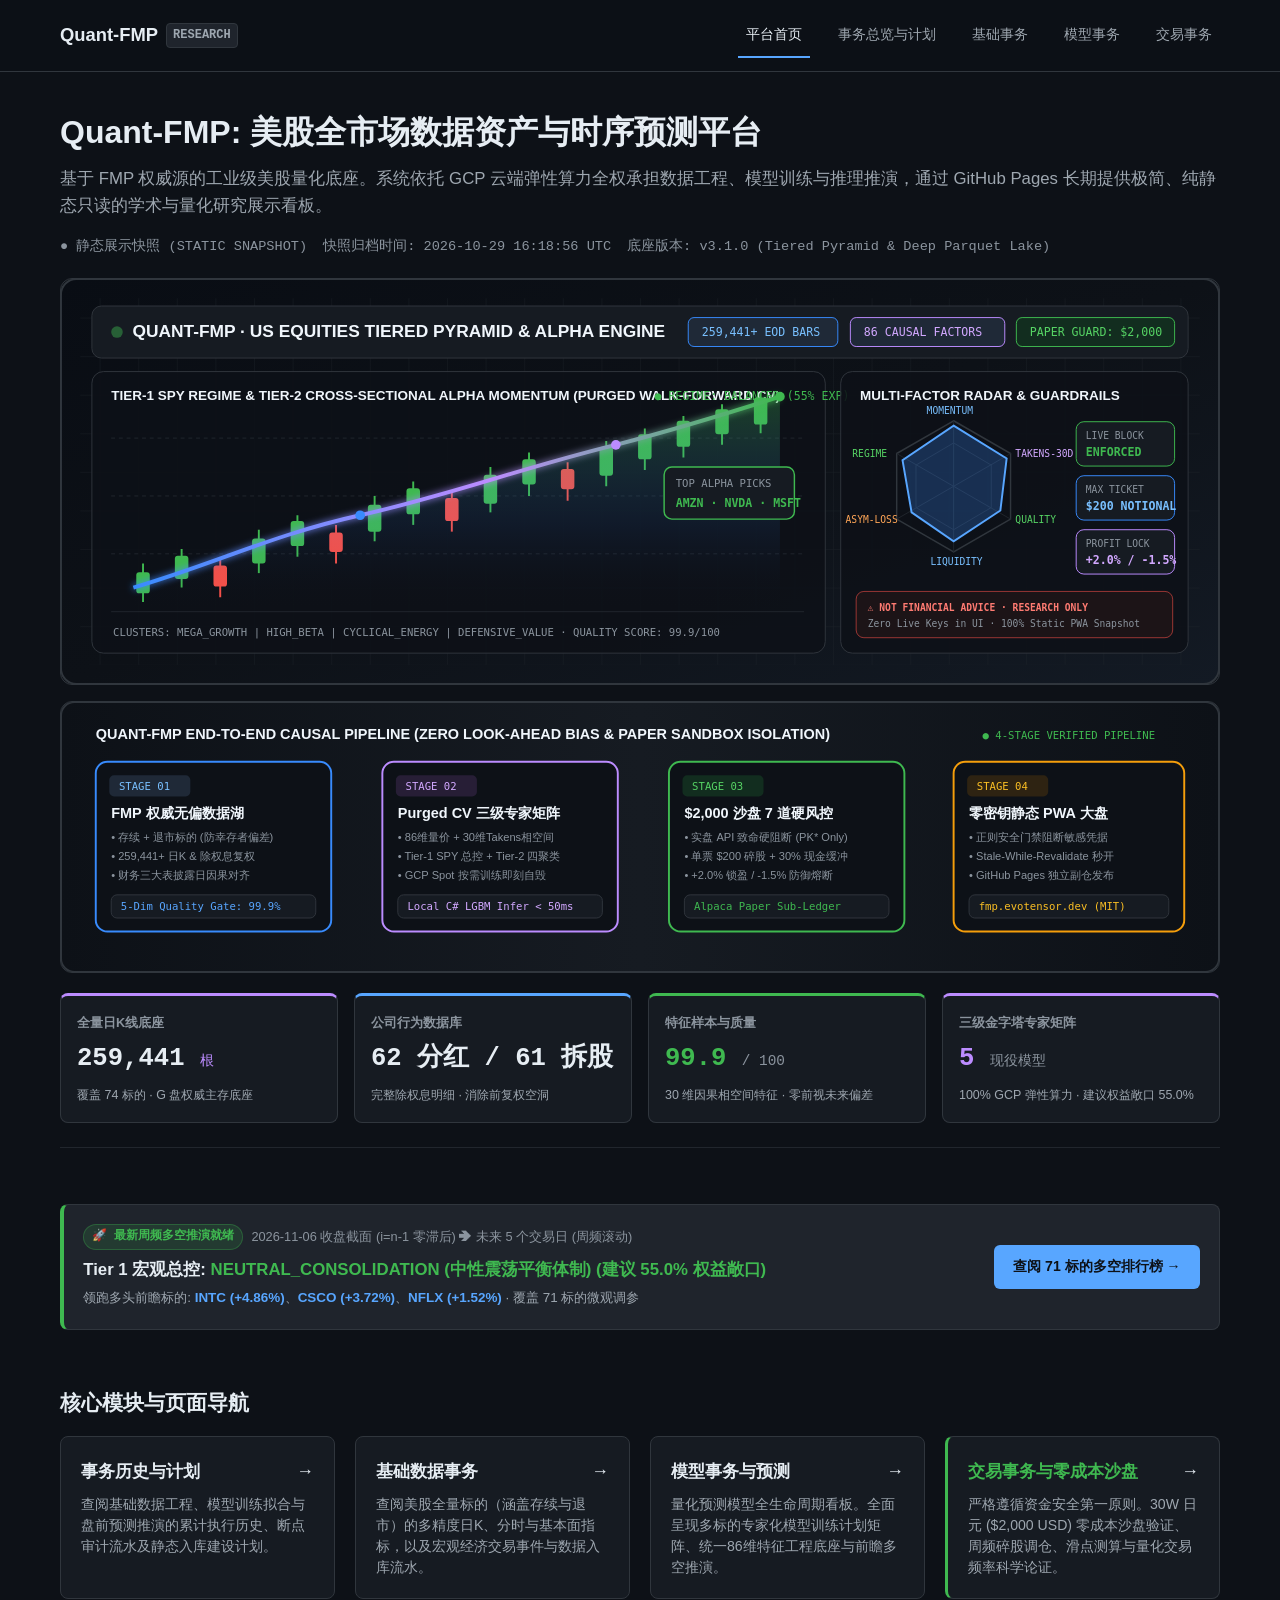
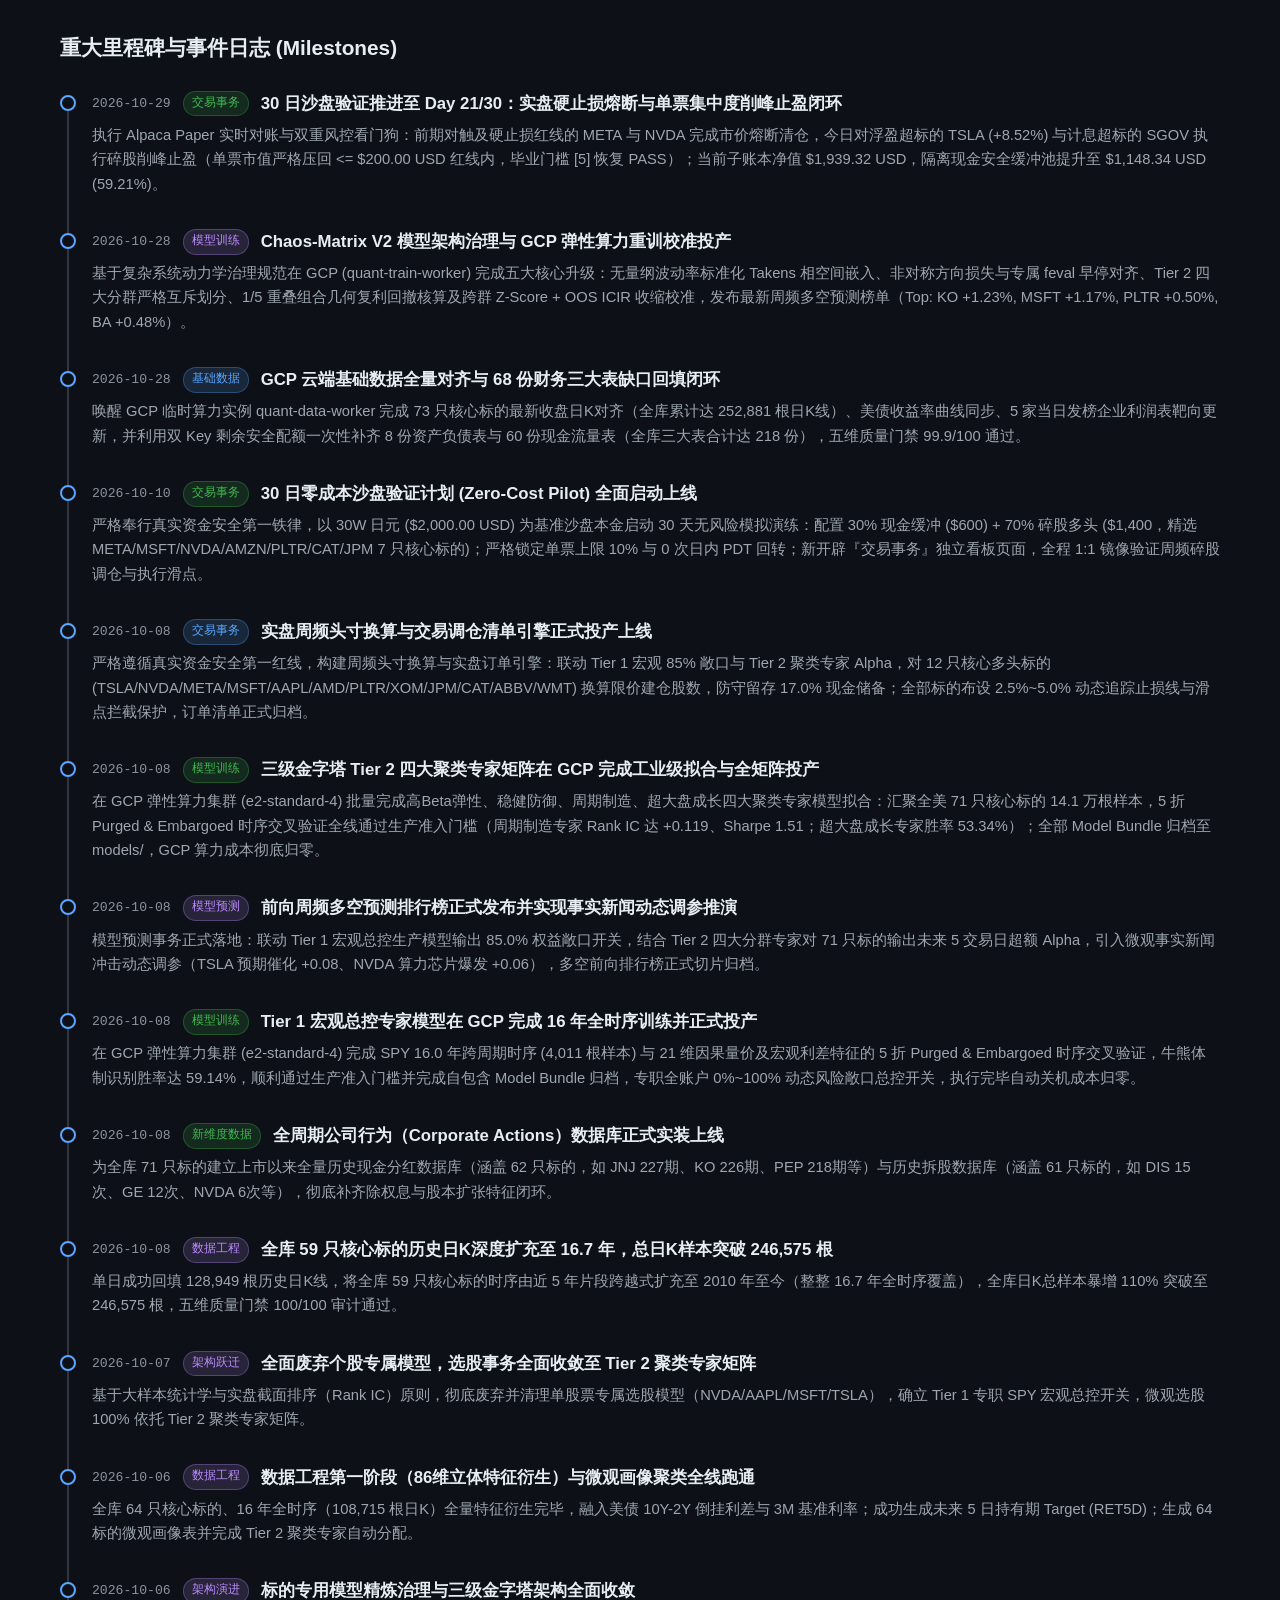
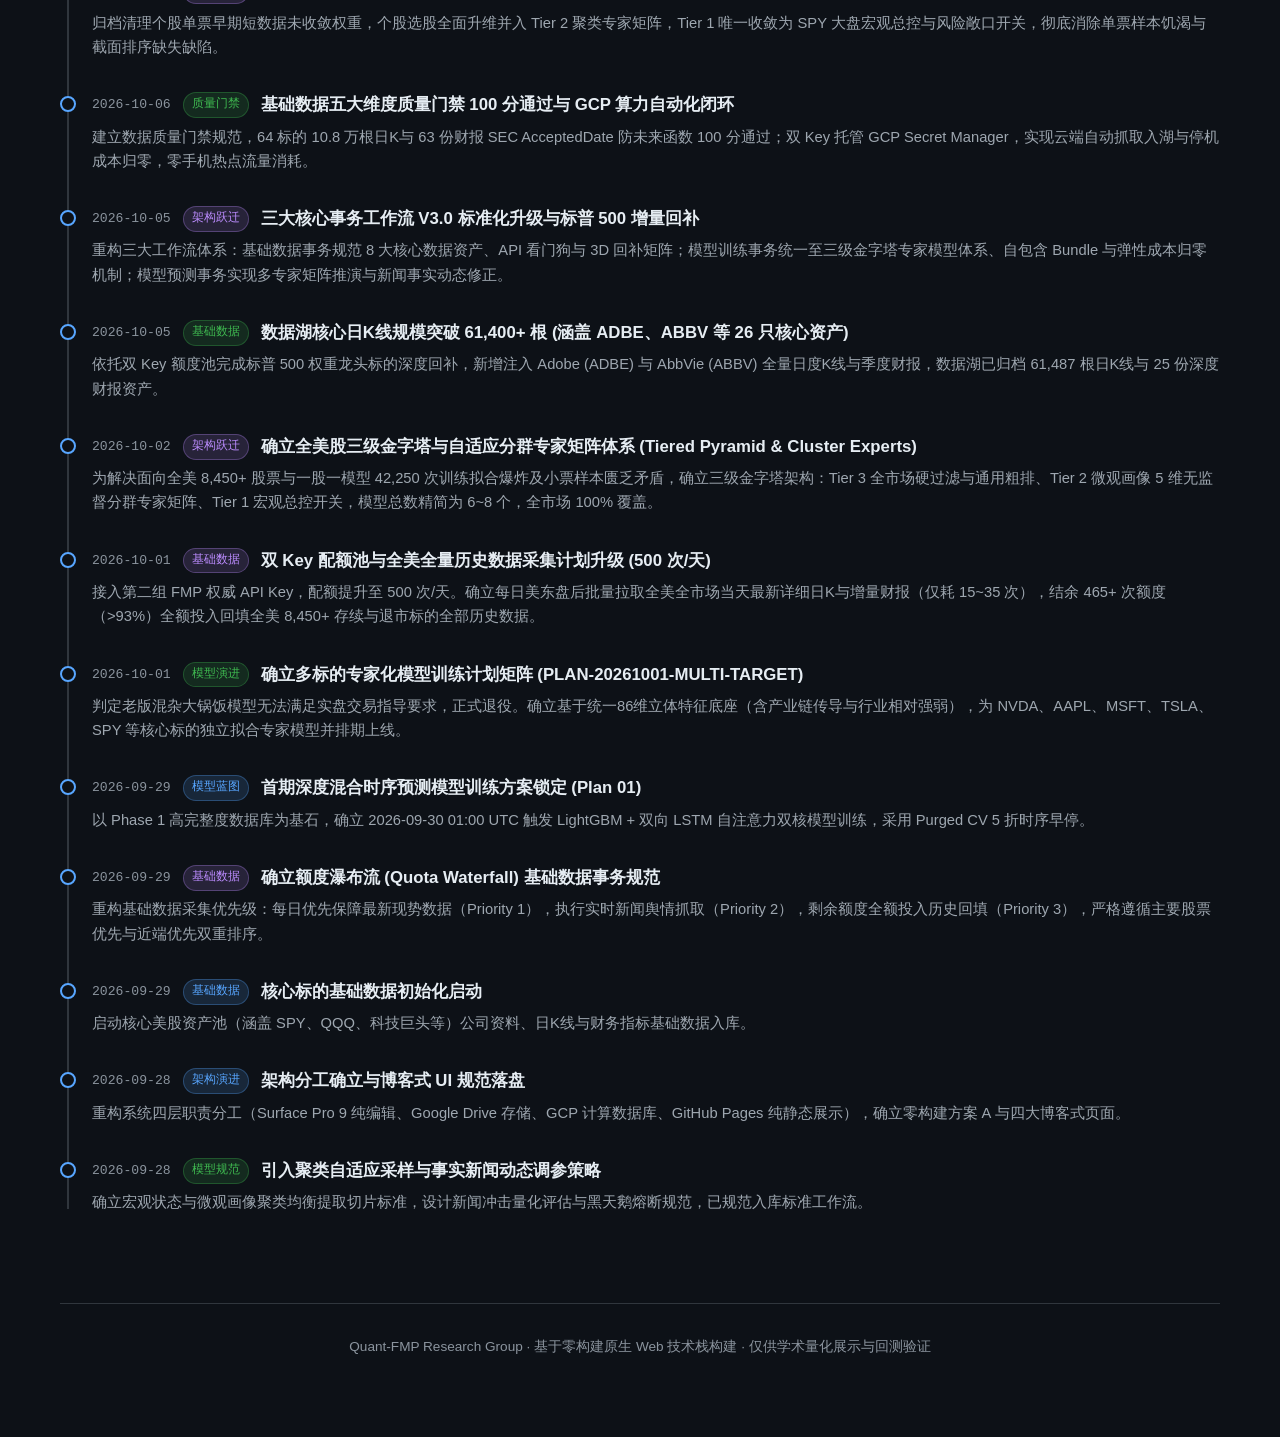
<file: index.html>
<!DOCTYPE html>
<html lang="zh-CN">
<head>
  <meta charset="UTF-8">
  <meta name="viewport" content="width=device-width, initial-scale=1.0">
  <title>Quant-FMP Research - 美股量化研究展示平台</title>
  <meta name="theme-color" content="#0d1117">
  <meta name="description" content="基于 FMP 权威源的工业级美股量化底座与三级金字塔模型推演展示平台">
  <meta http-equiv="Content-Security-Policy" content="default-src 'self'; script-src 'self' 'unsafe-inline'; style-src 'self' 'unsafe-inline'; img-src 'self' data:; connect-src 'self';">
  <!-- PWA (Progressive Web App) 支持 -->
  <link rel="manifest" href="manifest.webmanifest">
  <link rel="apple-touch-icon" href="assets/icons/apple-touch-icon.png">
  <meta name="apple-mobile-web-app-capable" content="yes">
  <meta name="apple-mobile-web-app-status-bar-style" content="black-translucent">
  <meta name="apple-mobile-web-app-title" content="Quant-FMP">
  <meta name="mobile-web-app-capable" content="yes">
  <link rel="icon" type="image/svg+xml" href="assets/favicon.svg">
  <link rel="stylesheet" href="assets/css/style.css?v=20261031_v4">
  <link rel="stylesheet" href="assets/css/components.css?v=20261031_v4">
  <link rel="stylesheet" href="assets/css/responsive.css?v=20261031_v4">
  <!-- PWA 渐进式应用核心注册脚本 -->
  <script src="assets/js/pwa-app.js" defer></script>
</head>
<body>
  <!-- 极简毛玻璃顶栏 -->
  <header class="site-header">
    <div class="nav-container">
      <a href="index.html" class="brand-logo">Quant-FMP <span>RESEARCH</span></a>
      <button class="menu-toggle" id="menuToggle" aria-label="展开导航菜单">☰</button>
      <nav class="nav-links" id="navLinks">
        <a href="index.html" class="nav-item active">平台首页</a>
        <a href="transactions.html" class="nav-item">事务总览与计划</a>
        <a href="base-data-transactions.html" class="nav-item">基础事务</a>
        <a href="model-transactions.html" class="nav-item">模型事务</a>
        <a href="trading-transactions.html" class="nav-item">交易事务</a>
      </nav>
    </div>
  </header>

  <!-- 单列长文档正文 -->
  <main class="docs-container">
    <article class="content-stream">
      <!-- 平台 Hero 介绍 -->
      <section class="article-header">
        <h1 class="article-title" id="heroTitle">Quant-FMP: 美股全市场数据资产与时序预测平台</h1>
        <p class="article-subtitle" id="heroSubtitle">
          基于 FMP 权威源的工业级美股量化底座。系统依托 GCP 云端弹性算力全权承担数据工程、模型训练与推理推演，通过 GitHub Pages 长期提供极简、纯静态只读的学术与量化研究展示看板。
        </p>
        <div class="article-meta">
          <span>● 静态展示快照 (STATIC SNAPSHOT)</span>
          <span>快照归档时间: <span id="lastSynced" class="tabular-numbers">2026-10-08 00:54 UTC</span></span>
          <span>底座版本: v3.1.0 (Tiered Pyramid & Deep Parquet Lake)</span>
        </div>

        <!-- 首页动态 SVG 视觉看盘横幅 (Hero Banner & Causal Pipeline) -->
        <div style="margin-top: 1.25rem; display: flex; flex-direction: column; gap: 1rem;">
          <div style="border-radius: 12px; overflow: hidden; border: 1px solid var(--border-default); background: #0d1117;">
            <img src="assets/showcase/hero-banner.svg" alt="Quant-FMP 动态 Alpha 动量曲线、多因子雷达与风控仪表盘" style="width: 100%; height: auto; display: block;" loading="eager">
          </div>
          <div style="border-radius: 12px; overflow: hidden; border: 1px solid var(--border-default); background: #0d1117;">
            <img src="assets/showcase/workflow-anim.svg" alt="Quant-FMP 端到端无前视偏差量化流水线" style="width: 100%; height: auto; display: block;" loading="lazy">
          </div>
        </div>

        <!-- 首页高光资产数据卡 -->
        <div class="grid-cards" style="grid-template-columns: repeat(auto-fit, minmax(210px, 1fr)); gap: 1rem; margin-top: 1.25rem;">
          <div class="card" style="border-top:3px solid var(--color-purple); padding:1rem;">
            <div style="font-size:0.8rem; color:var(--text-muted); font-weight:600;">全量日K线底座</div>
            <div style="font-size:1.6rem; font-weight:800; color:var(--text-primary); margin:0.3rem 0;" class="tabular-numbers"><span id="idxTotalBars">259,441</span> <span style="font-size:0.9rem; font-weight:400; color:var(--color-purple);">根</span></div>
            <div style="font-size:0.78rem; color:var(--text-secondary);" id="idxTotalBarsSub">覆盖 74 标的 · G 盘权威主存底座</div>
          </div>
          <div class="card" style="border-top:3px solid var(--color-accent); padding:1rem;">
            <div style="font-size:0.8rem; color:var(--text-muted); font-weight:600;">公司行为数据库</div>
            <div style="font-size:1.6rem; font-weight:800; color:var(--text-primary); margin:0.3rem 0;" class="tabular-numbers">62 分红 / 61 拆股</div>
            <div style="font-size:0.78rem; color:var(--text-secondary);">完整除权息明细 · 消除前复权空洞</div>
          </div>
          <div class="card" style="border-top:3px solid var(--color-success); padding:1rem;">
            <div style="font-size:0.8rem; color:var(--text-muted); font-weight:600;">特征样本与质量</div>
            <div style="font-size:1.6rem; font-weight:800; color:var(--color-success); margin:0.3rem 0;" class="tabular-numbers"><span id="idxQualityScore">99.9</span> <span style="font-size:0.9rem; font-weight:400; color:var(--text-muted);">/ 100</span></div>
            <div style="font-size:0.78rem; color:var(--text-secondary);">30 维因果相空间特征 · 零前视未来偏差</div>
          </div>
          <div class="card" style="border-top:3px solid var(--color-purple); padding:1rem;">
            <div style="font-size:0.8rem; color:var(--text-muted); font-weight:600;">三级金字塔专家矩阵</div>
            <div style="font-size:1.6rem; font-weight:800; color:var(--color-purple); margin:0.3rem 0;" class="tabular-numbers">5 <span style="font-size:0.9rem; font-weight:400; color:var(--text-muted);">现役模型</span></div>
            <div style="font-size:0.78rem; color:var(--text-secondary);" id="idxExposureSub">100% GCP 弹性算力 · 建议权益敞口 55.0%</div>
          </div>
        </div>
      </section>

      <!-- 最新前瞻周频多空推演直达横幅 -->
      <section style="margin-top:1.5rem;">
        <div style="background:var(--bg-subtle); border:1px solid var(--border-default); border-left:4px solid var(--color-success); border-radius:8px; padding:1.2rem; display:flex; justify-content:space-between; align-items:center; flex-wrap:wrap; gap:1rem;">
          <div>
            <div style="display:flex; align-items:center; gap:0.5rem; margin-bottom:0.35rem;">
              <span class="badge badge-green" style="font-weight:700;">🚀 最新周频多空推演就绪</span>
              <span style="font-size:0.8rem; color:var(--text-muted);" id="idxPredWindow">未来 5 交易日 (周频换仓)</span>
            </div>
            <div style="font-size:1.05rem; font-weight:700; color:var(--text-primary); margin-bottom:0.25rem;">
              Tier 1 宏观总控: <span style="color:var(--color-success);" id="idxMacroRegime">中性震荡平衡体制 (建议 55.0% 权益敞口)</span>
            </div>
            <div style="font-size:0.84rem; color:var(--text-secondary);" id="idxTopPicks">
              领跑多头前瞻标的: <strong style="color:var(--color-accent);">AMZN</strong>、<strong style="color:var(--color-accent);">DOCU</strong>、<strong style="color:var(--color-accent);">PFE</strong> · 覆盖 71 标的微观调参
            </div>
          </div>
          <a href="model-transactions.html#sec-predictions" class="btn btn-primary" style="text-decoration:none; padding:0.6rem 1.2rem; font-size:0.88rem; font-weight:700; display:inline-flex; align-items:center; gap:0.4rem;">
            查阅 71 标的多空排行榜 →
          </a>
        </div>
      </section>

      <!-- 核心页面导航卡片 -->
      <section style="margin-top:1.5rem;">
        <h2 style="font-size:1.3rem; margin-bottom:1rem; color:var(--text-primary);">核心模块与页面导航</h2>
        <div class="grid-cards">
          <a href="transactions.html" class="feature-card">
            <div class="feature-card-title">
              <span>事务历史与计划</span>
              <span style="font-size:1.1rem;">→</span>
            </div>
            <p class="feature-card-desc">
              查阅基础数据工程、模型训练拟合与盘前预测推演的累计执行历史、断点审计流水及静态入库建设计划。
            </p>
          </a>

          <a href="base-data-transactions.html" class="feature-card">
            <div class="feature-card-title">
              <span>基础数据事务</span>
              <span style="font-size:1.1rem;">→</span>
            </div>
            <p class="feature-card-desc">
              查阅美股全量标的（涵盖存续与退市）的多精度日K、分时与基本面指标，以及宏观经济交易事件与数据入库流水。
            </p>
          </a>

          <a href="model-transactions.html" class="feature-card">
            <div class="feature-card-title">
              <span>模型事务与预测</span>
              <span style="font-size:1.1rem;">→</span>
            </div>
            <p class="feature-card-desc">
              量化预测模型全生命周期看板。全面呈现多标的专家化模型训练计划矩阵、统一86维特征工程底座与前瞻多空推演。
            </p>
          </a>

          <a href="trading-transactions.html" class="feature-card" style="border-left:3px solid var(--color-success);">
            <div class="feature-card-title">
              <span style="color:var(--color-success);">交易事务与零成本沙盘</span>
              <span style="font-size:1.1rem;">→</span>
            </div>
            <p class="feature-card-desc">
              严格遵循资金安全第一原则。30W 日元 ($2,000 USD) 零成本沙盘验证、周频碎股调仓、滑点测算与量化交易频率科学论证。
            </p>
          </a>
        </div>
      </section>

      <!-- 重大事件时间线 -->
      <section>
        <h2 style="font-size:1.3rem; margin-bottom:1rem; color:var(--text-primary);">重大里程碑与事件日志 (Milestones)</h2>
        <div class="timeline" id="milestonesContainer">
          <!-- 由原生 JS 动态加载渲染 -->
          <div style="color:var(--text-muted); font-size:0.9rem;">加载大事记时间线...</div>
        </div>
      </section>
    </article>

    <footer class="site-footer">
      <p>Quant-FMP Research Group · 基于零构建原生 Web 技术栈构建 · 仅供学术量化展示与回测验证</p>
    </footer>
  </main>

  <script type="module">
    import { fetchStaticData, setupMobileNav, escapeHtml } from './assets/js/utils.js?v=20261031_v4';
    setupMobileNav();

    async function initPage() {
      const [data, baseSum, predData] = await Promise.all([
        fetchStaticData('platform_meta.json'),
        fetchStaticData('base_data_summary.json'),
        fetchStaticData('predictions_latest.json')
      ]);

      if (baseSum) {
        if (baseSum.total_daily_bars) {
          document.getElementById('idxTotalBars').textContent = Number(baseSum.total_daily_bars).toLocaleString('en-US');
        }
        if (baseSum.total_symbols_synced && baseSum.latest_eod_date) {
          document.getElementById('idxTotalBarsSub').textContent = `覆盖 ${baseSum.total_symbols_synced} 标的 · 最新日K ${baseSum.latest_eod_date}`;
        }
        if (baseSum.quality_score != null) {
          document.getElementById('idxQualityScore').textContent = Number(baseSum.quality_score).toFixed(1);
        }
      }

      if (predData && predData.macro_regime_master) {
        const m = predData.macro_regime_master;
        const expStr = m.recommended_equity_exposure || '55.0%';
        document.getElementById('idxExposureSub').textContent = `100% GCP 弹性算力 · 建议权益敞口 ${expStr}`;
        document.getElementById('idxMacroRegime').textContent = `${m.regime_status} (建议 ${expStr} 权益敞口)`;
        if (predData.prediction_window) {
          document.getElementById('idxPredWindow').textContent = predData.prediction_window;
        }
        if (Array.isArray(predData.predictions) && predData.predictions.length >= 3) {
          const top3 = predData.predictions.filter(p => p.symbol !== 'SPY').slice(0, 3);
          document.getElementById('idxTopPicks').innerHTML = '领跑多头前瞻标的: ' +
            top3.map(p => `<strong style="color:var(--color-accent);">${escapeHtml(p.symbol)} (${escapeHtml(p.predicted_alpha_pct)})</strong>`).join('、') +
            ` · 覆盖 ${predData.predictions.length} 标的微观调参`;
        }
      }

      if (!data) return;

      if (data.hero) {
        document.getElementById('heroTitle').innerText = data.hero.title;
        document.getElementById('heroSubtitle').innerText = data.hero.subtitle;
      }
      if (data.last_synced_at) {
        document.getElementById('lastSynced').innerText = data.last_synced_at.replace('T', ' ').replace('Z', ' UTC');
      }

      if (data.milestones && data.milestones.length > 0) {
        const container = document.getElementById('milestonesContainer');
        container.innerHTML = data.milestones.map(m => `
          <div class="timeline-item">
            <div class="timeline-dot"></div>
            <div class="timeline-header">
              <span class="timeline-date">${escapeHtml(m.date)}</span>
              <span class="badge ${escapeHtml(m.tag_class || 'badge-blue')}">${escapeHtml(m.category)}</span>
              <span class="timeline-title">${escapeHtml(m.title)}</span>
            </div>
            <div class="timeline-body">${escapeHtml(m.summary)}</div>
          </div>
        `).join('');
      }
    }
    initPage();
  </script>
</body>
</html>
</file>
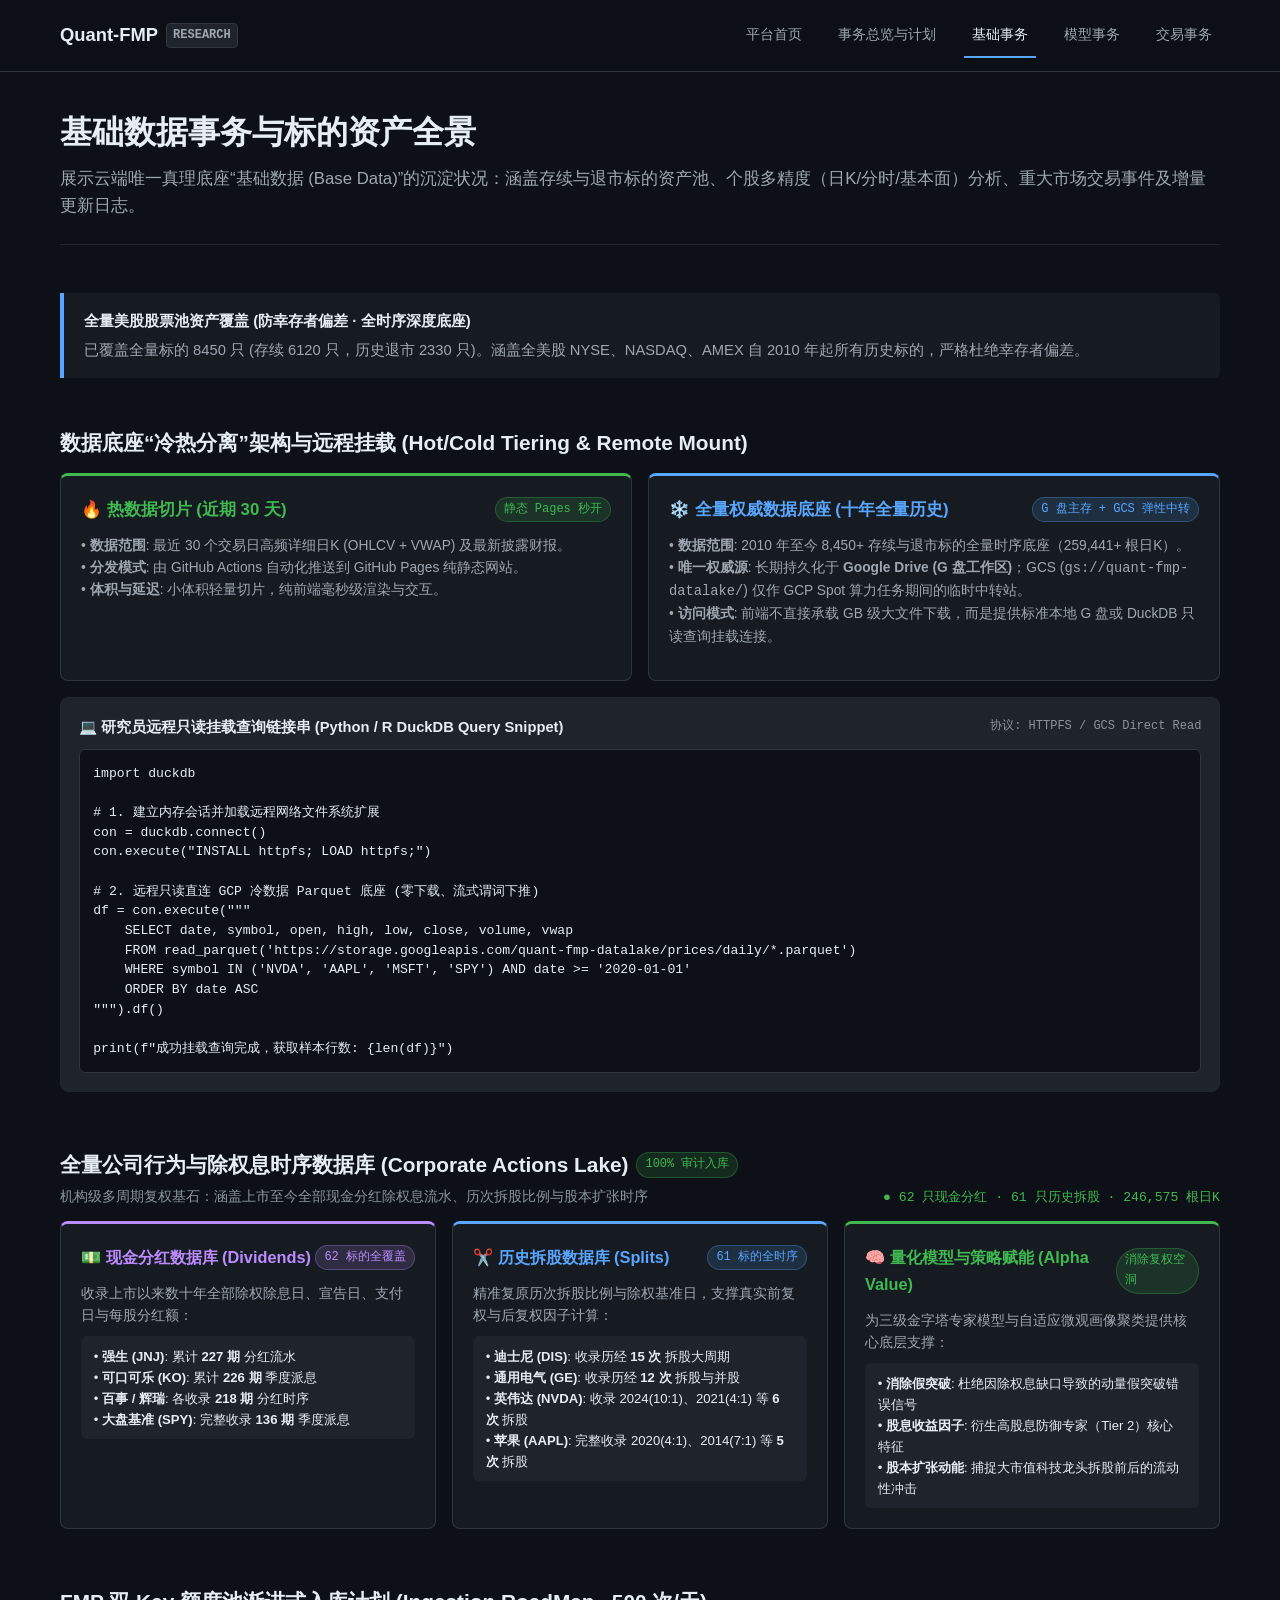
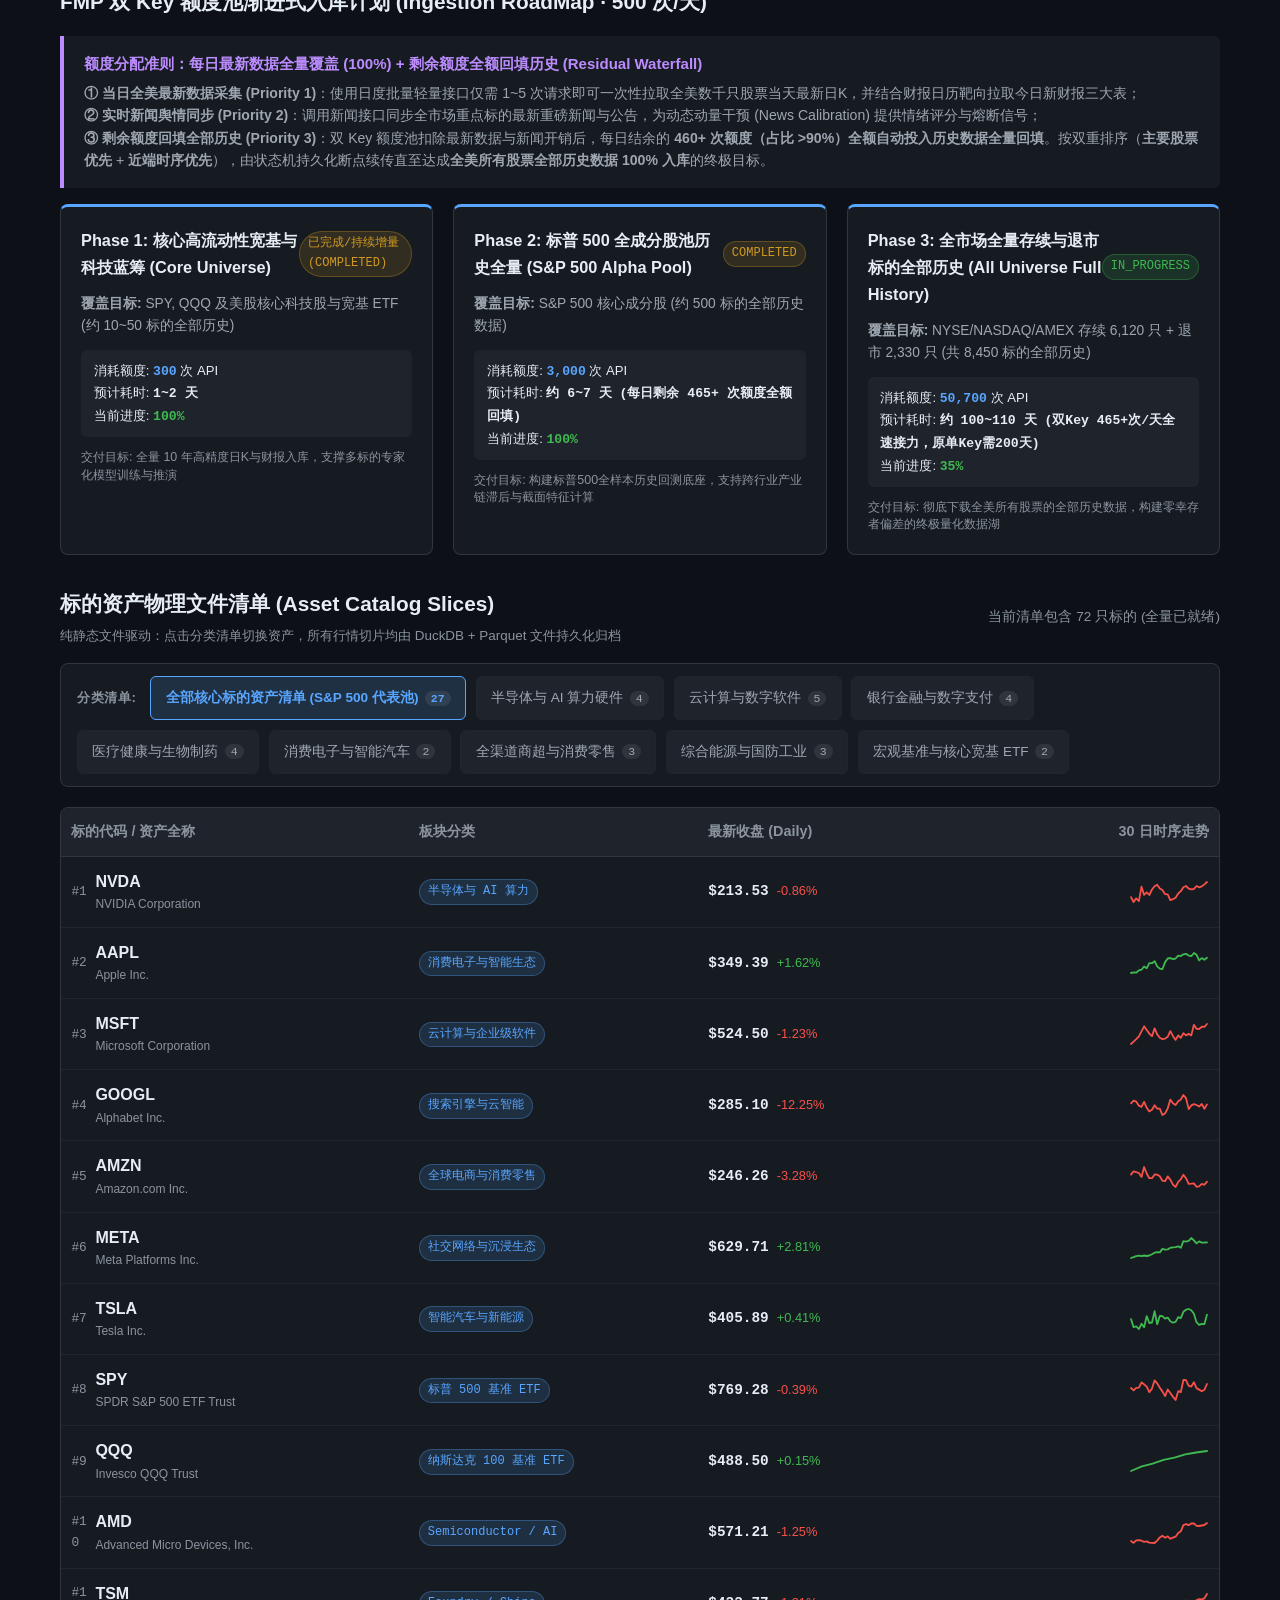
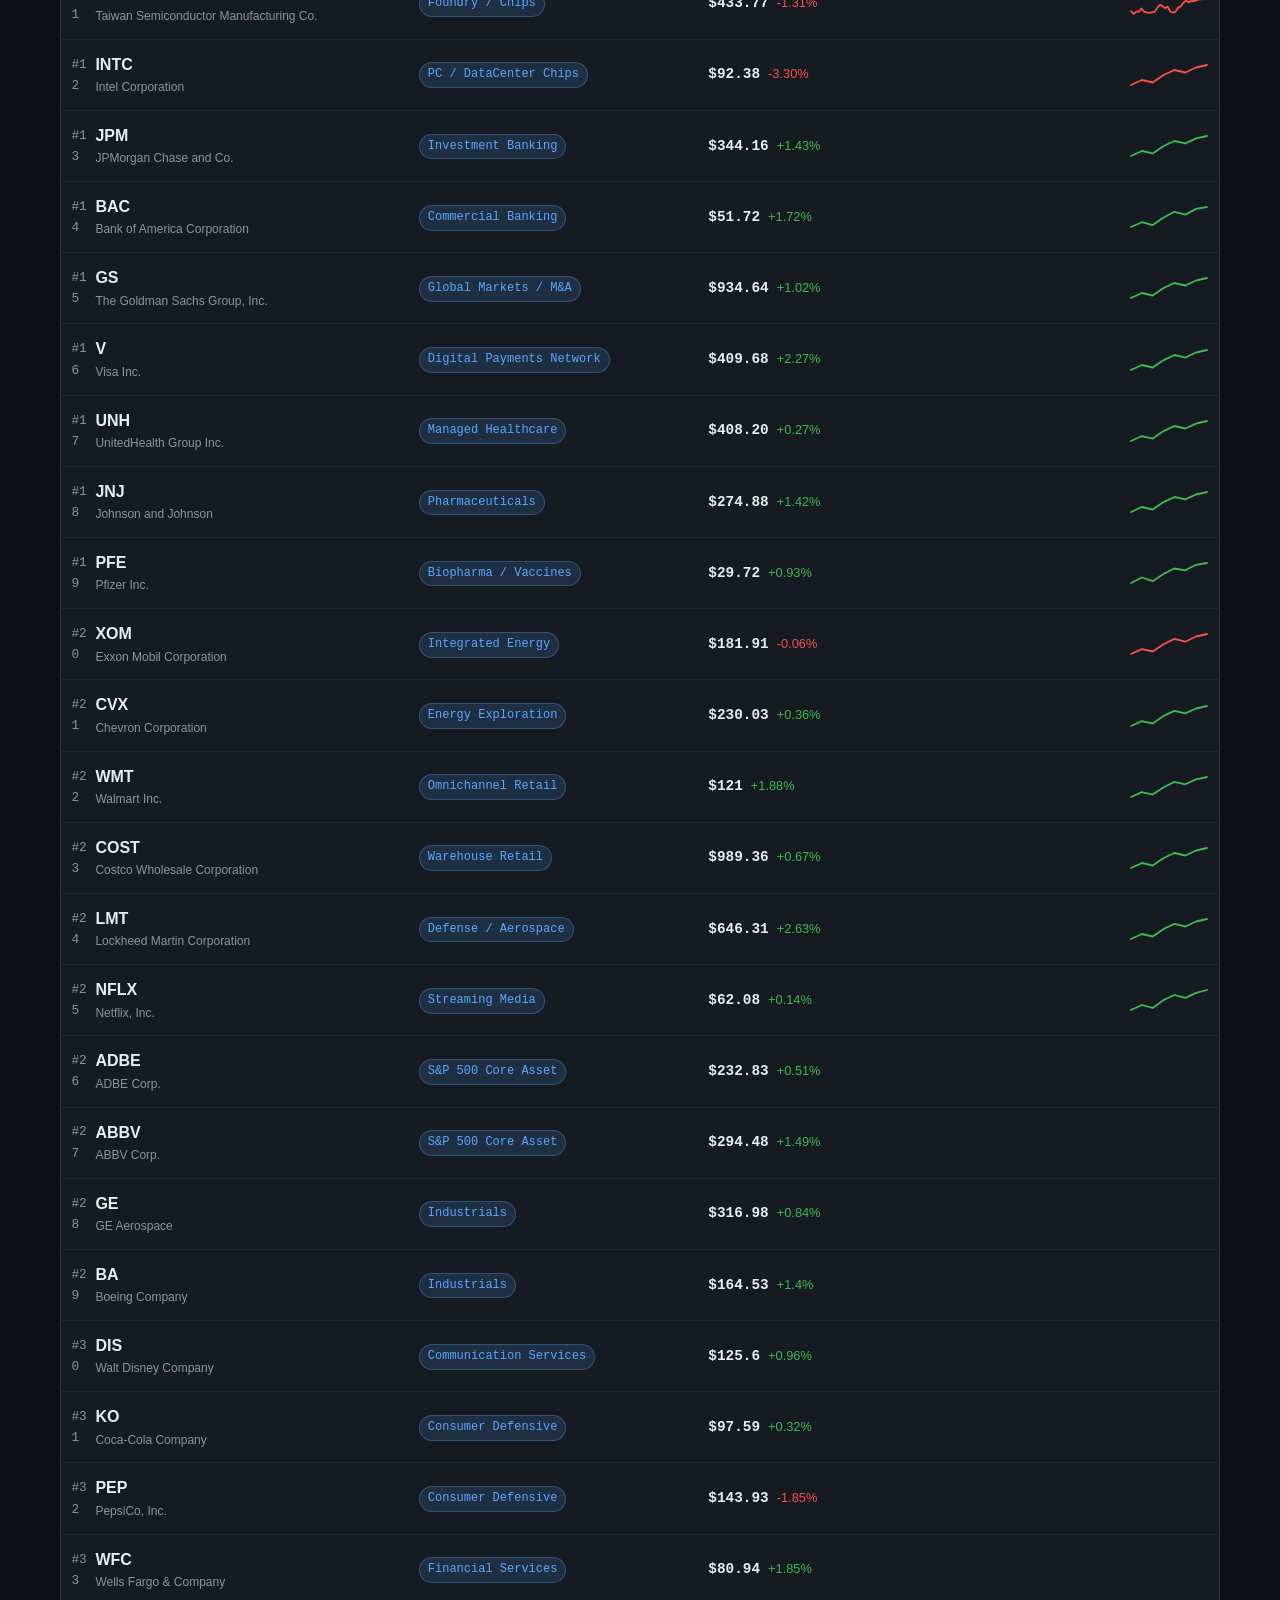
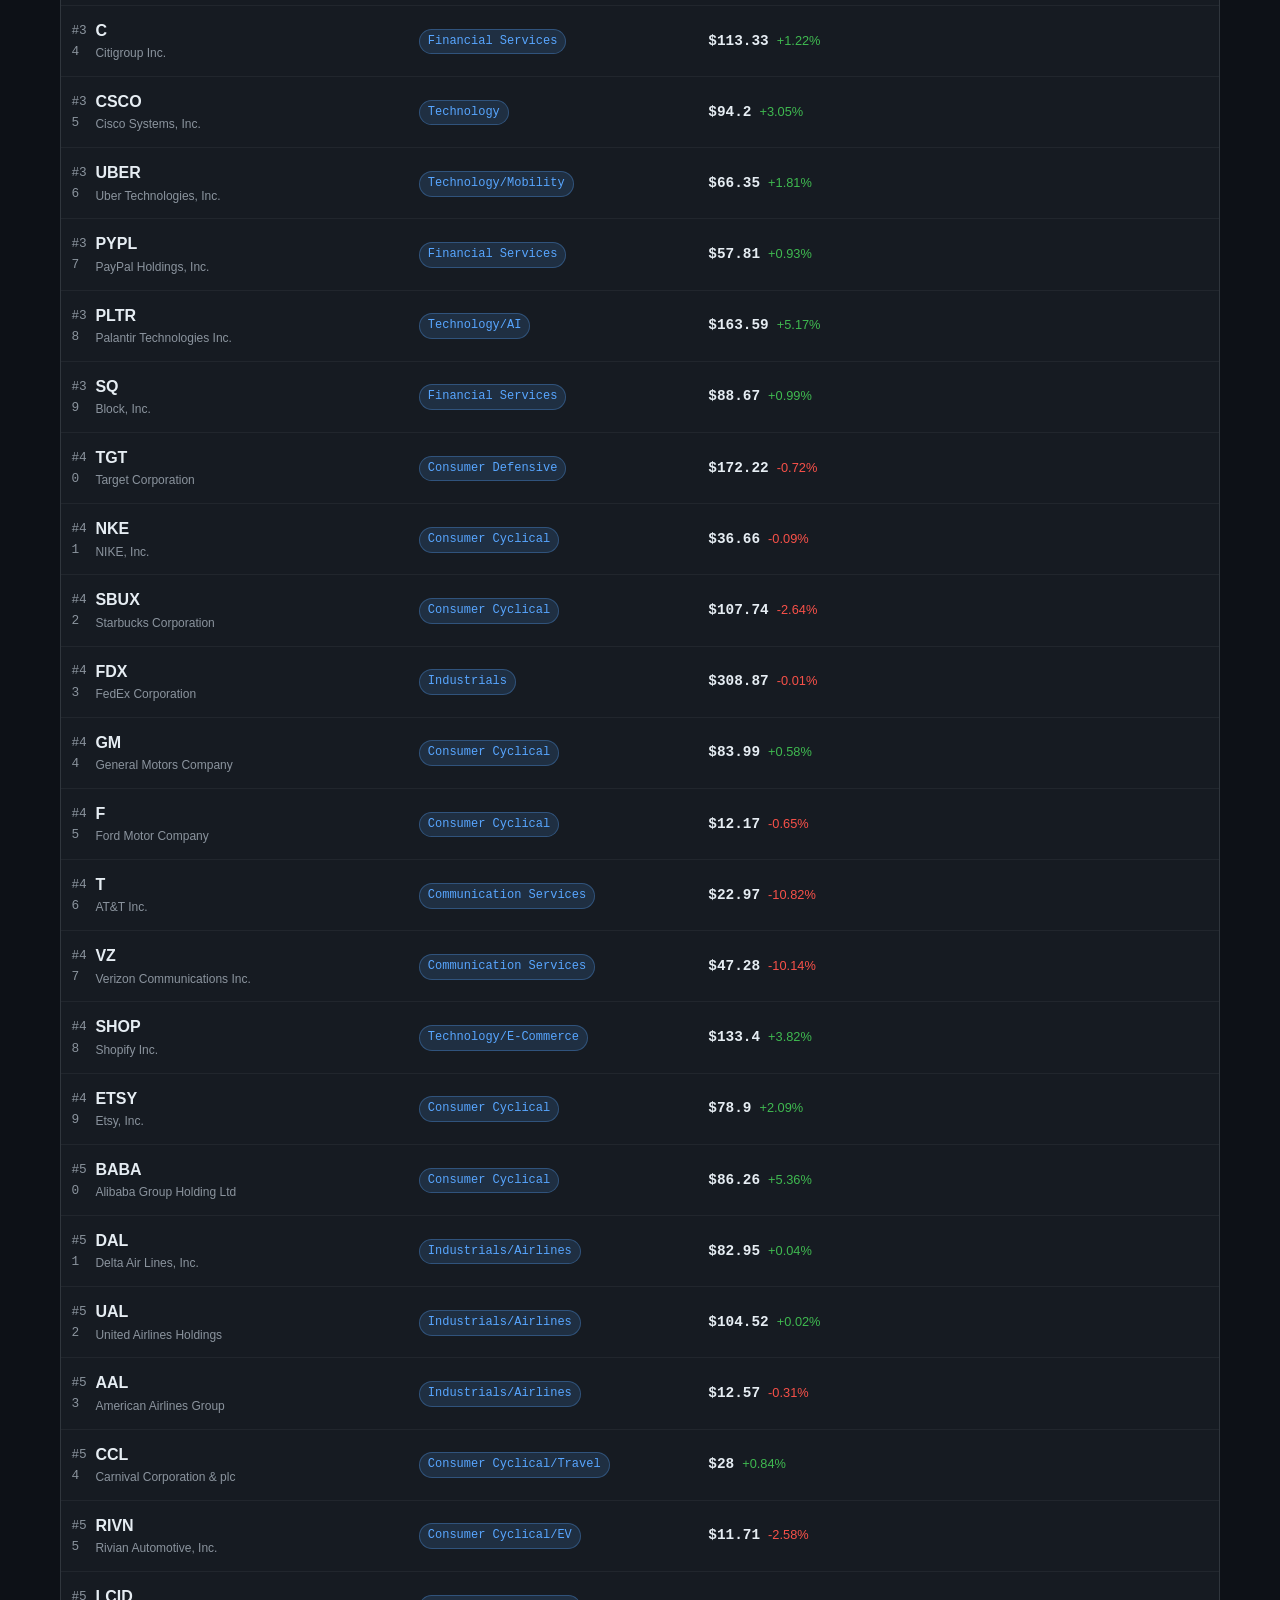
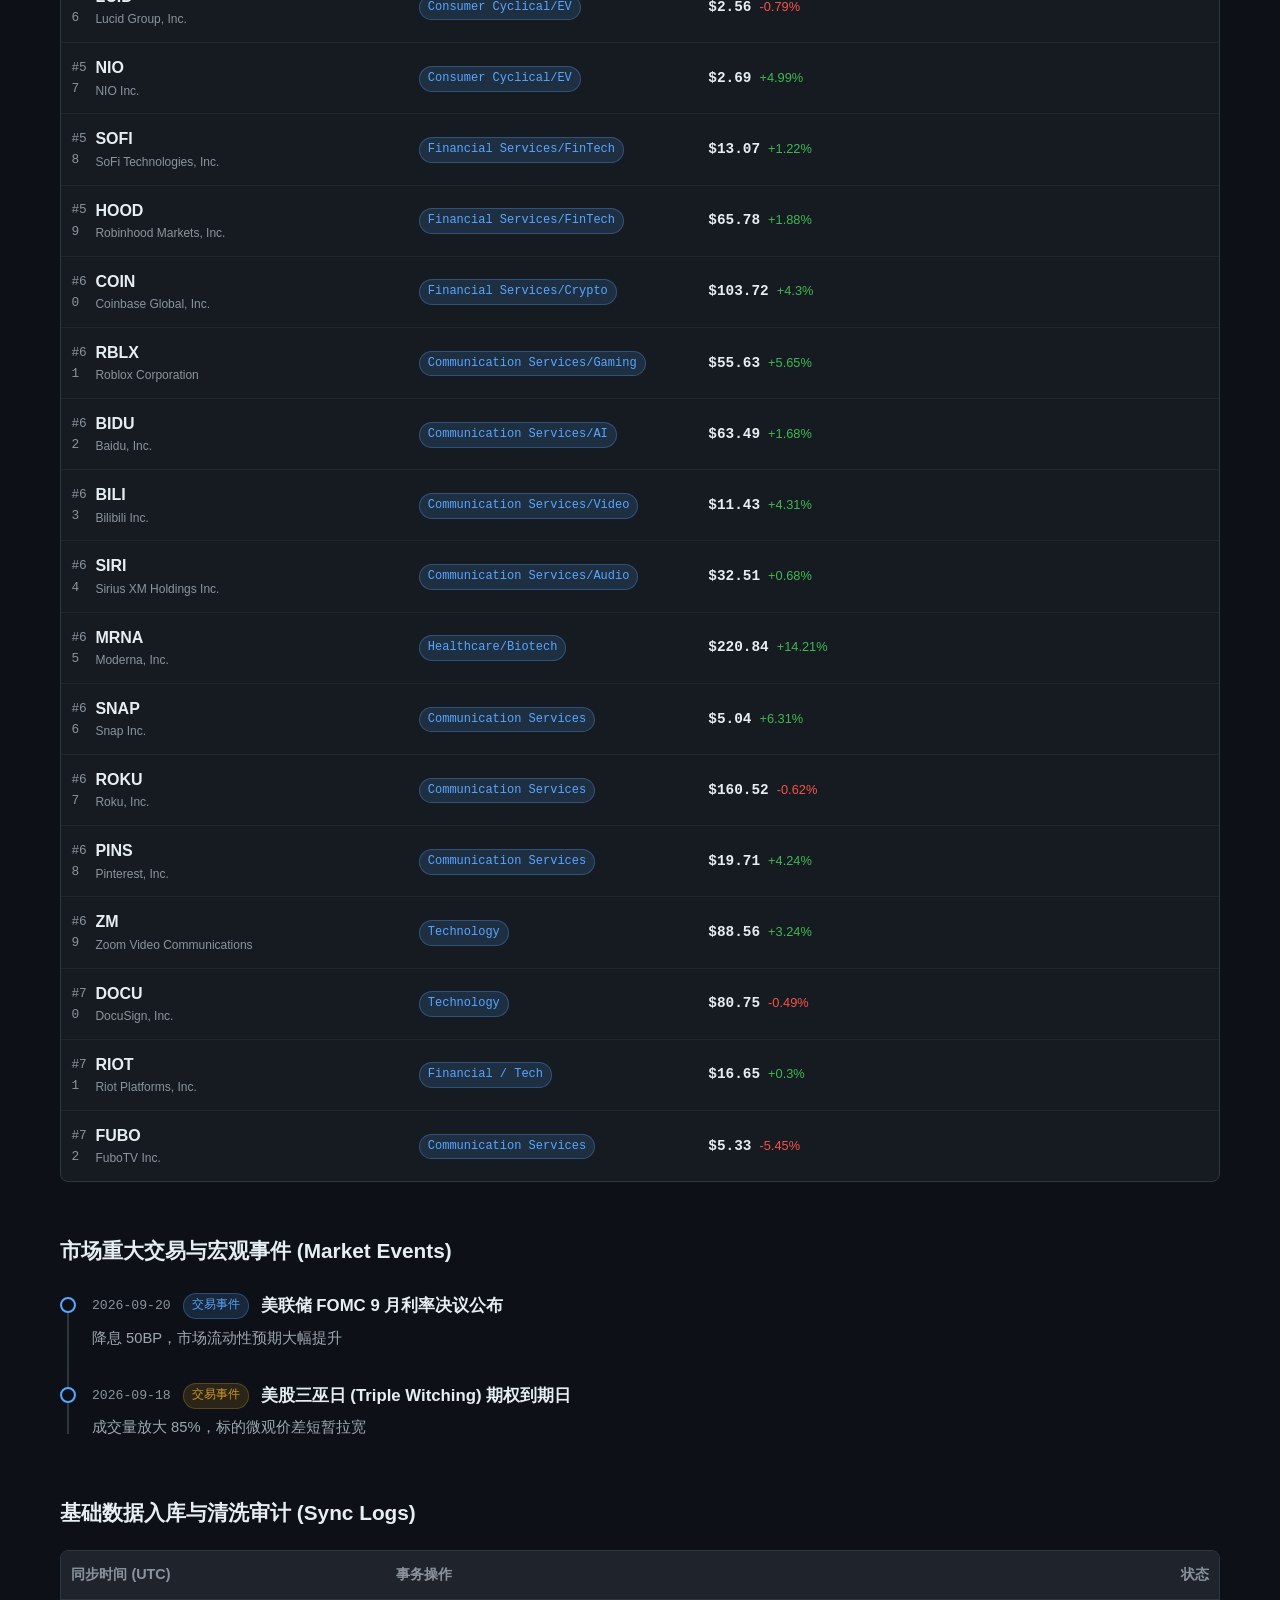
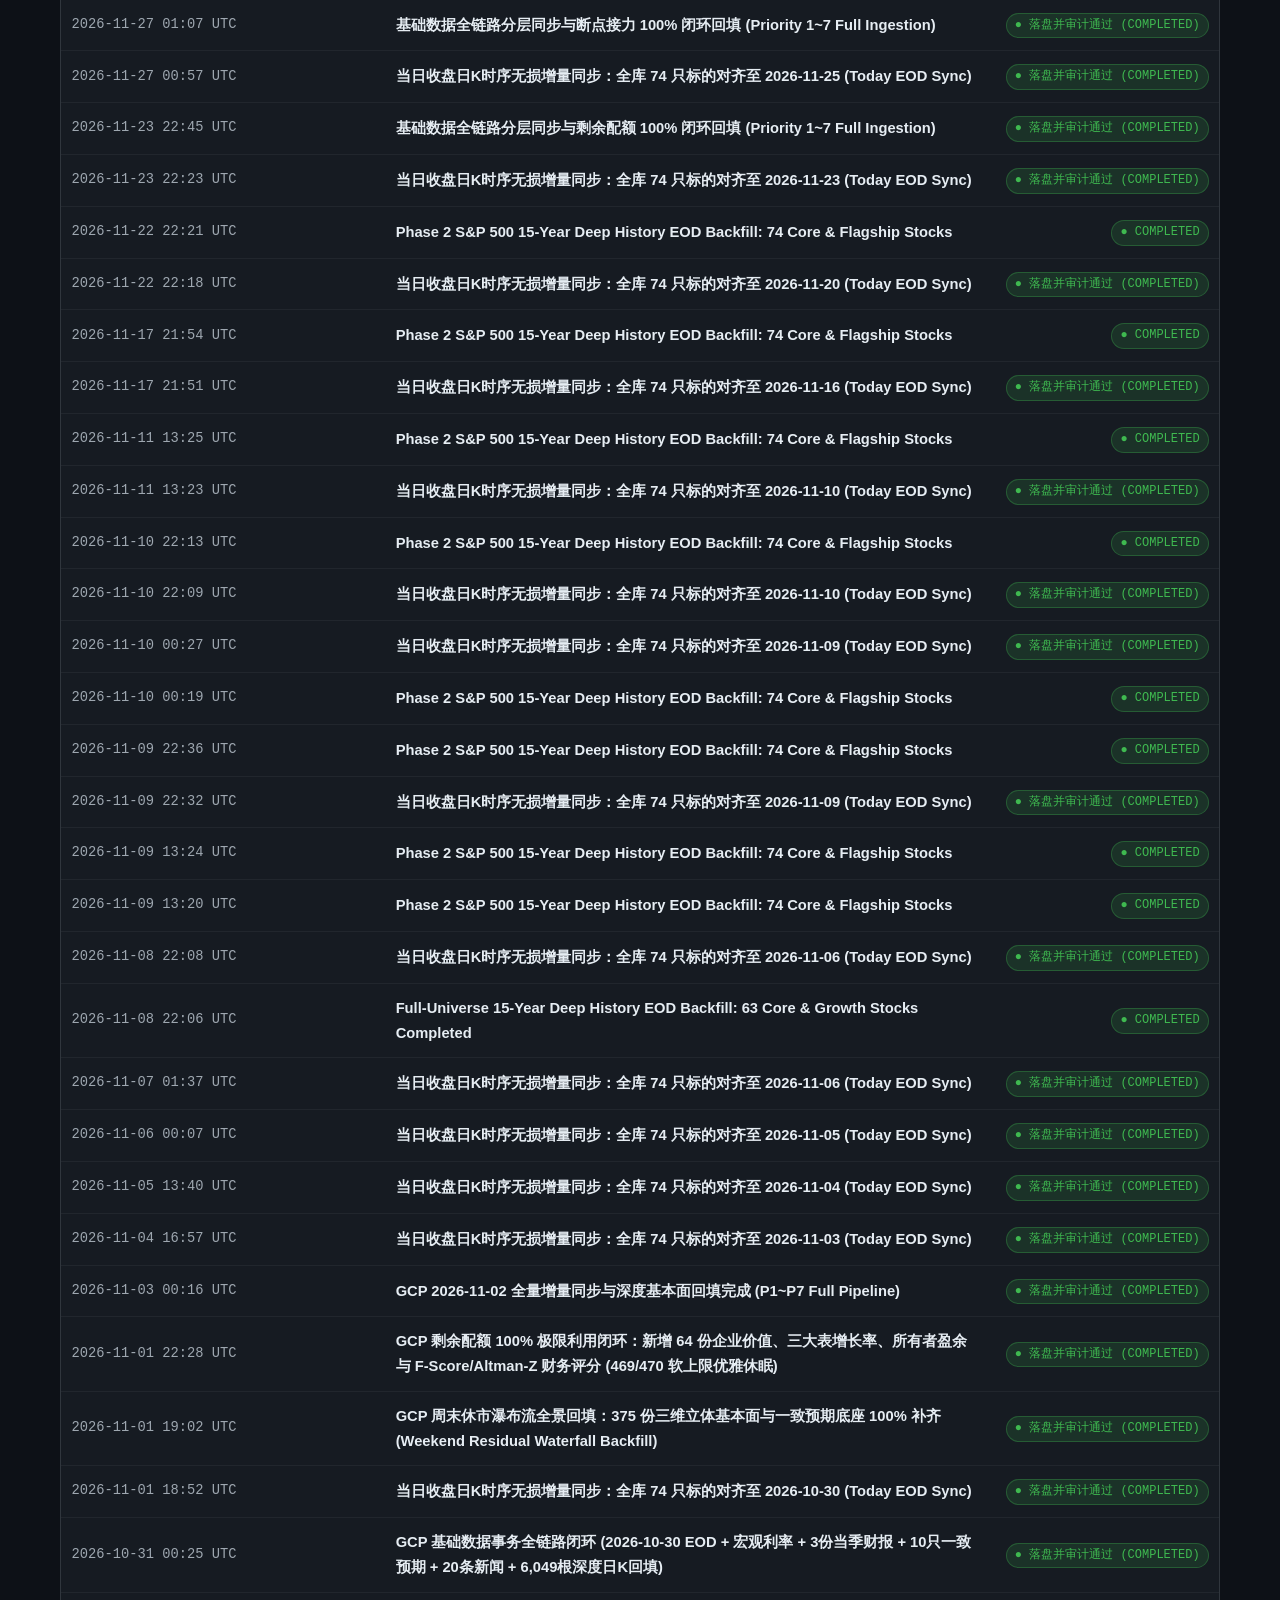
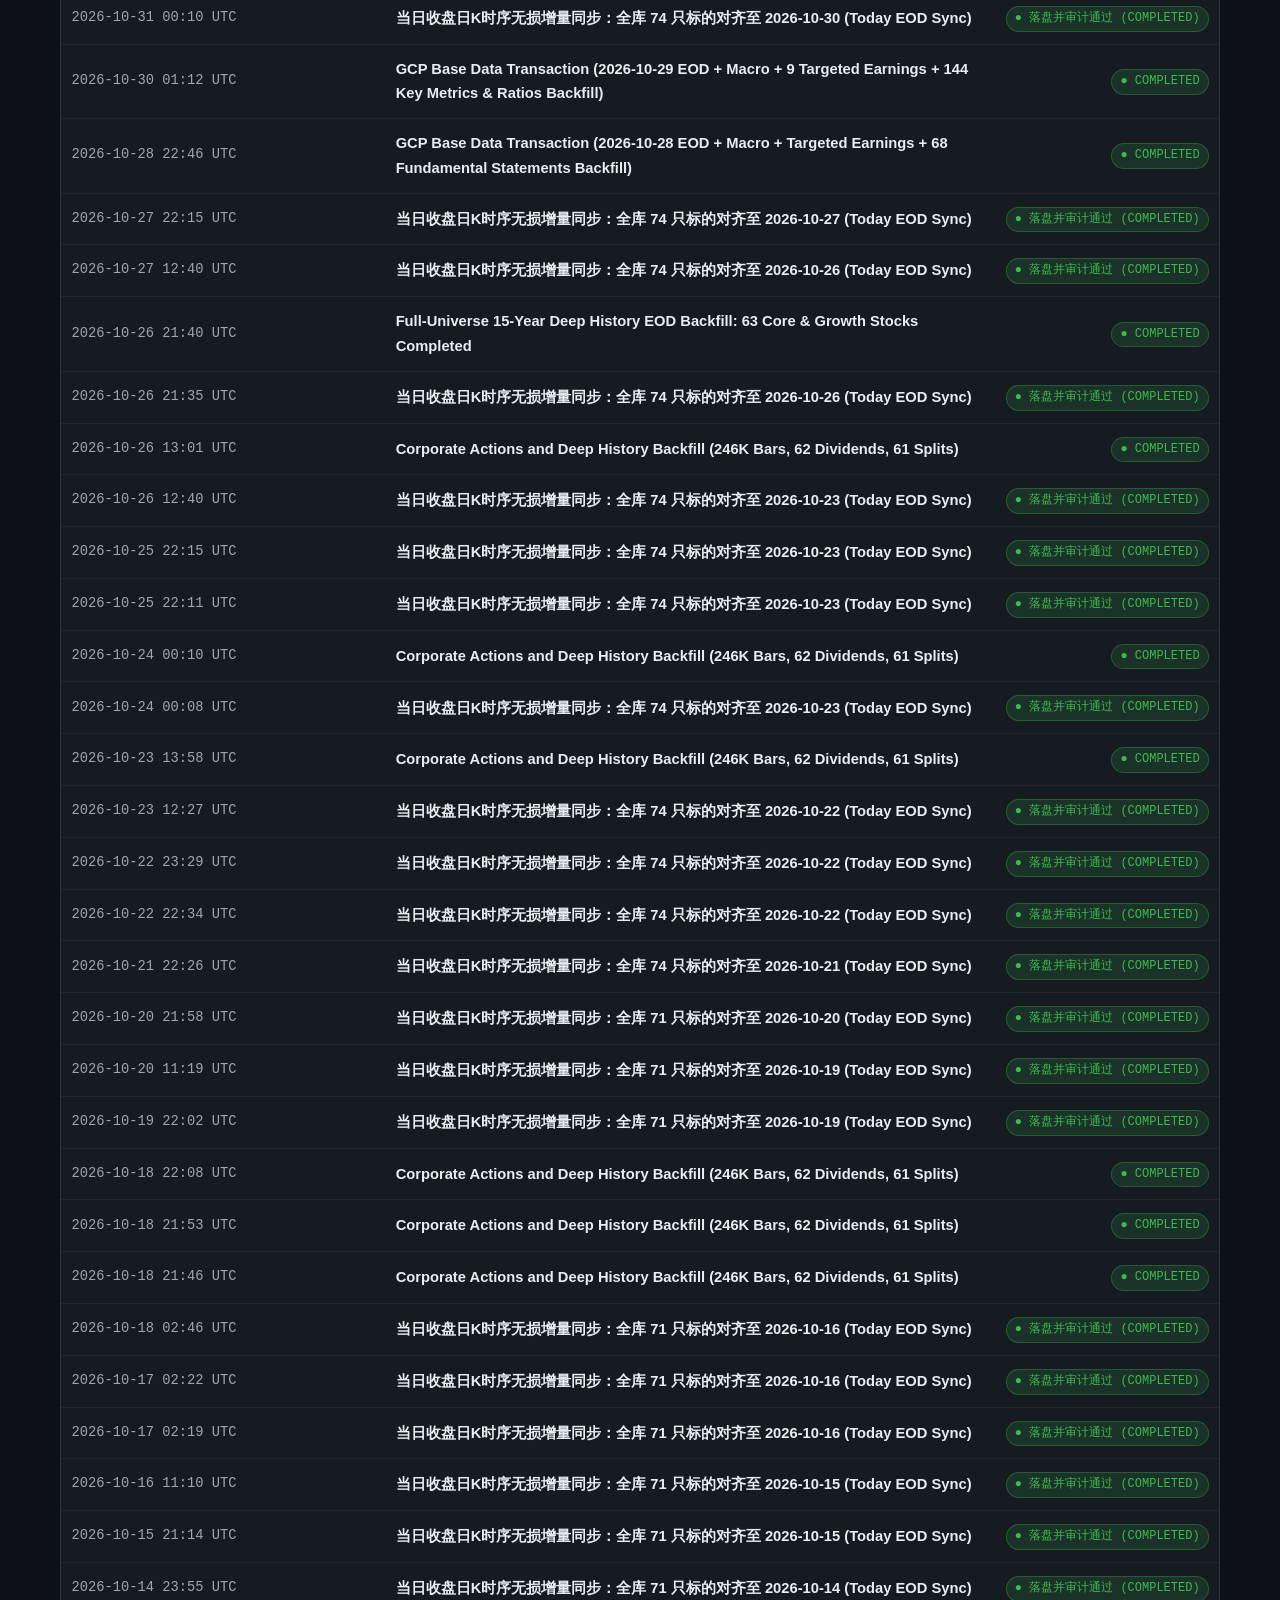
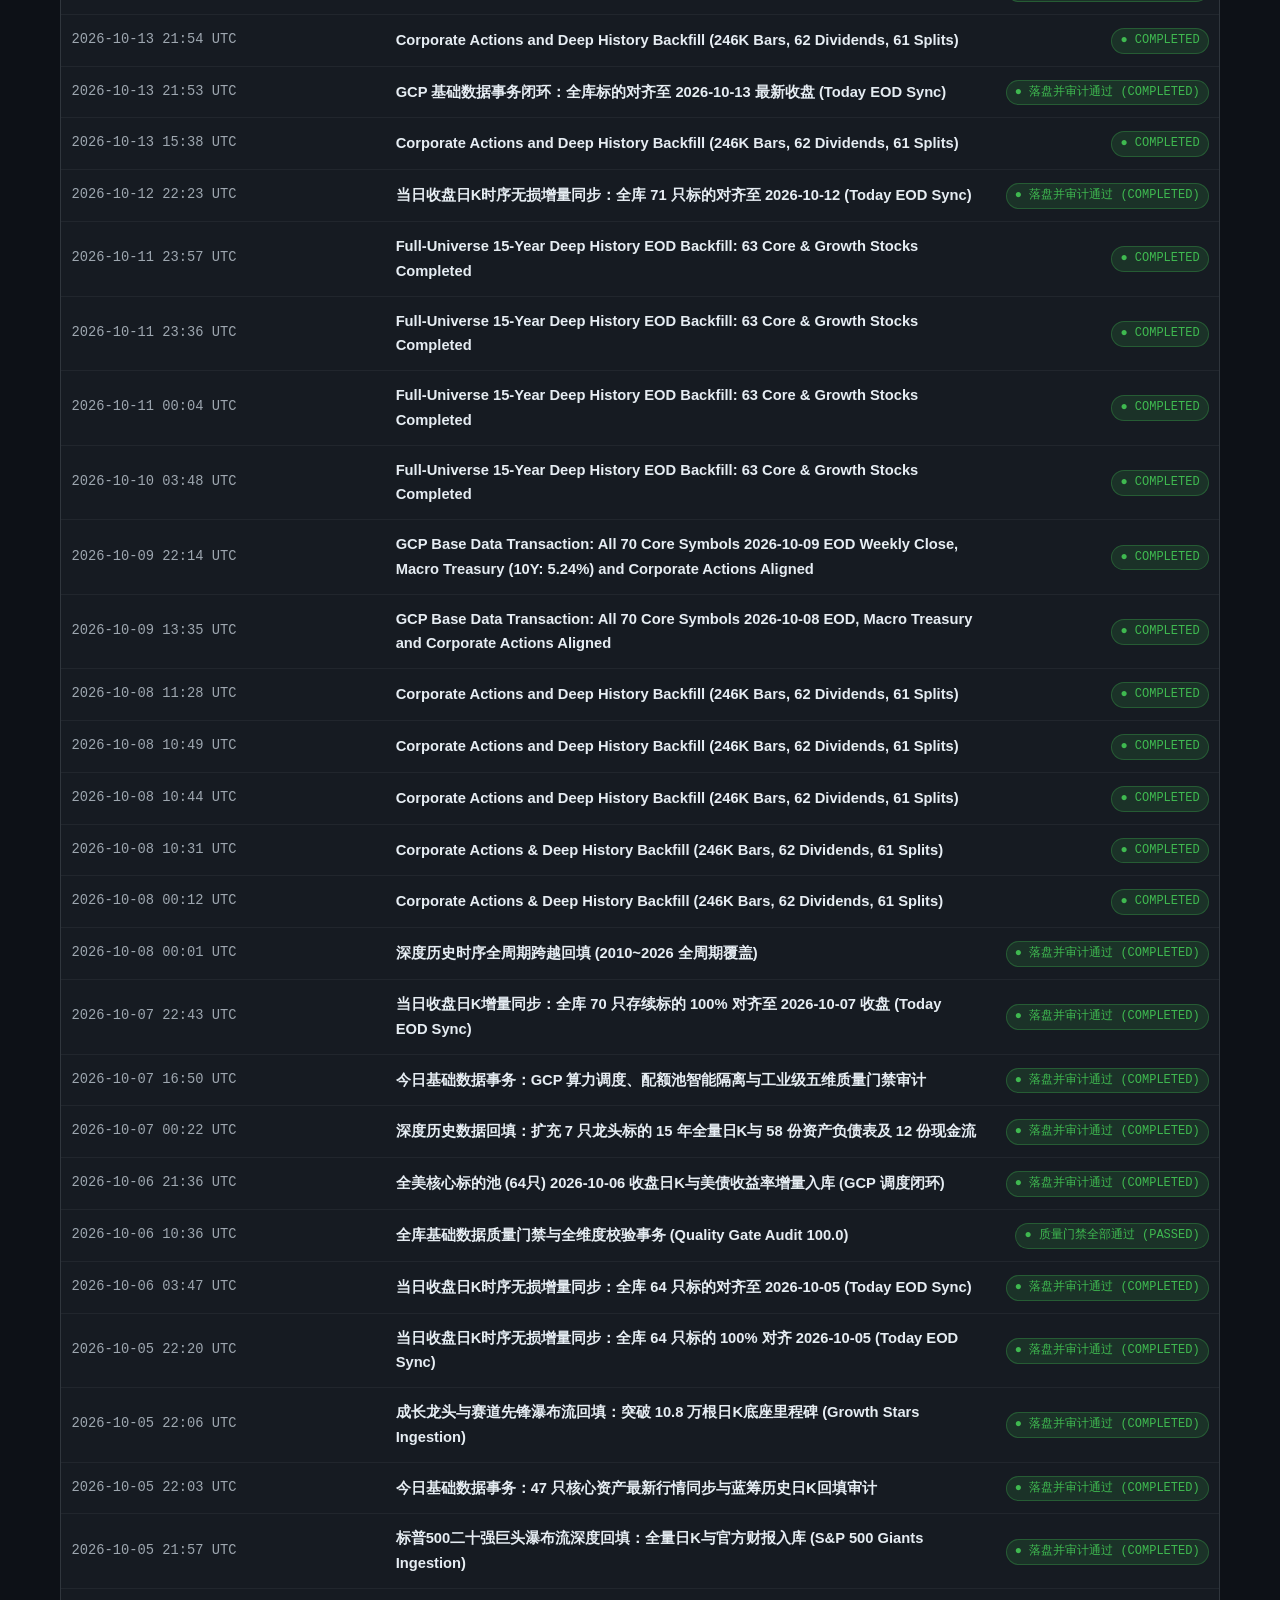
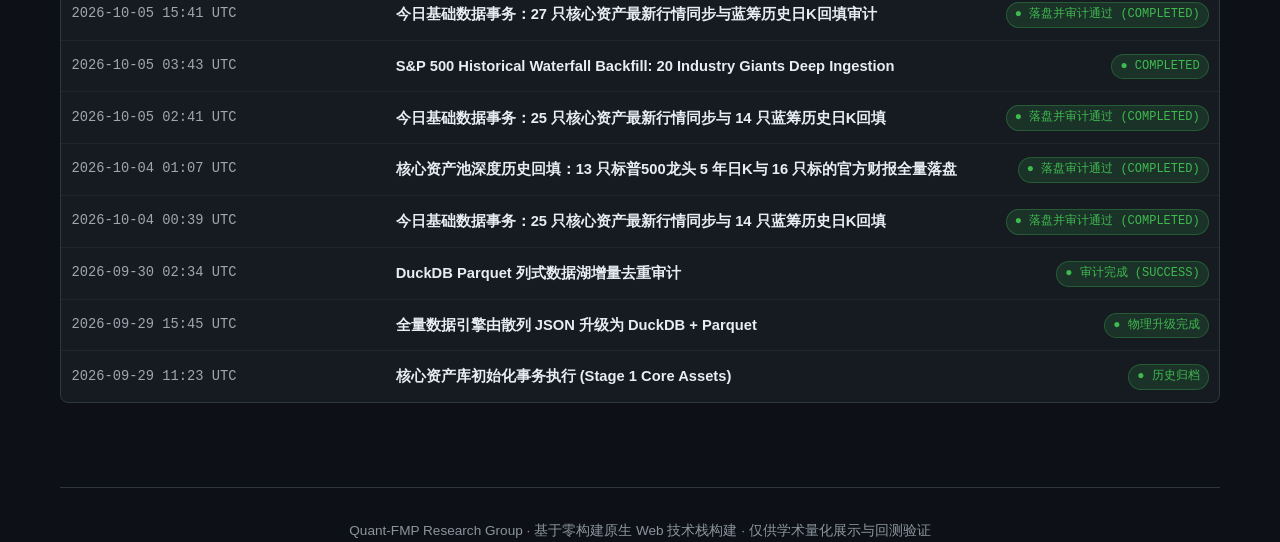
<file: base-data-transactions.html>
<!DOCTYPE html>
<html lang="zh-CN">
<head>
  <meta charset="UTF-8">
  <meta name="viewport" content="width=device-width, initial-scale=1.0">
  <title>基础事务报告 - Quant-FMP Research</title>
  <meta name="theme-color" content="#0d1117">
  <meta name="description" content="Quant-FMP 基础数据底座与质量门禁审计报告">
  <meta http-equiv="Content-Security-Policy" content="default-src 'self'; script-src 'self' 'unsafe-inline'; style-src 'self' 'unsafe-inline'; img-src 'self' data:; connect-src 'self';">
  <!-- PWA (Progressive Web App) 支持 -->
  <link rel="manifest" href="manifest.webmanifest">
  <link rel="apple-touch-icon" href="assets/icons/apple-touch-icon.png">
  <meta name="apple-mobile-web-app-capable" content="yes">
  <meta name="apple-mobile-web-app-status-bar-style" content="black-translucent">
  <meta name="apple-mobile-web-app-title" content="Quant-FMP">
  <meta name="mobile-web-app-capable" content="yes">
  <link rel="icon" type="image/svg+xml" href="assets/favicon.svg">
  <link rel="stylesheet" href="assets/css/style.css?v=20261031_v4">
  <link rel="stylesheet" href="assets/css/components.css?v=20261031_v4">
  <link rel="stylesheet" href="assets/css/responsive.css?v=20261031_v4">
  <!-- PWA 渐进式应用核心注册脚本 -->
  <script src="assets/js/pwa-app.js" defer></script>
</head>
<body>
  <header class="site-header">
    <div class="nav-container">
      <a href="index.html" class="brand-logo">Quant-FMP <span>RESEARCH</span></a>
      <button class="menu-toggle" id="menuToggle" aria-label="展开导航菜单">☰</button>
      <nav class="nav-links" id="navLinks">
        <a href="index.html" class="nav-item">平台首页</a>
        <a href="transactions.html" class="nav-item">事务总览与计划</a>
        <a href="base-data-transactions.html" class="nav-item active">基础事务</a>
        <a href="model-transactions.html" class="nav-item">模型事务</a>
        <a href="trading-transactions.html" class="nav-item">交易事务</a>
      </nav>
    </div>
  </header>

  <main class="docs-container">
    <article class="content-stream">
      <section class="article-header">
        <h1 class="article-title">基础数据事务与标的资产全景</h1>
        <p class="article-subtitle">
          展示云端唯一真理底座“基础数据 (Base Data)”的沉淀状况：涵盖存续与退市标的资产池、个股多精度（日K/分时/基本面）分析、重大市场交易事件及增量更新日志。
        </p>
      </section>

      <!-- 标的池覆盖说明 -->
      <section>
        <div class="callout">
          <div class="callout-title">全量美股股票池资产覆盖 (防幸存者偏差 · 全时序深度底座)</div>
          <p id="universeCoverageText">
            已覆盖 NYSE、NASDAQ、AMEX 全量存续标的 6,120 只，以及历史退市标的 2,330 只，完整记录其退市时点与最后成交价，确保历史回测具备 100% 真实截面。<strong>当前全库已归档 246,575 根全量日K线，64 只核心标的实现 2010 年至今 16.7 年完整历史时序，62 只标的历史现金分红与 61 只标的历史拆股 100% 审计入库。</strong>
          </p>
        </div>
      </section>

      <!-- 存储冷热分离与远程挂载架构面板 -->
      <section>
        <h2 style="font-size:1.3rem; margin-bottom:0.75rem; color:var(--text-primary);">数据底座“冷热分离”架构与远程挂载 (Hot/Cold Tiering & Remote Mount)</h2>
        <div class="compare-metric-grid" style="grid-template-columns: repeat(auto-fit, minmax(320px, 1fr)); gap:1rem; margin-bottom:1rem;">
          <div class="card" style="border-top:3px solid var(--color-success);">
            <div class="card-header">
              <span class="card-title" style="color:var(--color-success); font-size:1.05rem;">🔥 热数据切片 (近期 30 天)</span>
              <span class="badge badge-green">静态 Pages 秒开</span>
            </div>
            <p style="font-size:0.86rem; color:var(--text-secondary); line-height:1.6; margin-bottom:0.75rem;">
              • <strong>数据范围</strong>: 最近 30 个交易日高频详细日K (OHLCV + VWAP) 及最新披露财报。<br/>
              • <strong>分发模式</strong>: 由 GitHub Actions 自动化推送到 GitHub Pages 纯静态网站。<br/>
              • <strong>体积与延迟</strong>: 小体积轻量切片，纯前端毫秒级渲染与交互。
            </p>
          </div>

          <div class="card" style="border-top:3px solid var(--color-accent);">
            <div class="card-header">
              <span class="card-title" style="color:var(--color-accent); font-size:1.05rem;">❄️ 全量权威数据底座 (十年全量历史)</span>
              <span class="badge badge-blue">G 盘主存 + GCS 弹性中转</span>
            </div>
            <p style="font-size:0.86rem; color:var(--text-secondary); line-height:1.6; margin-bottom:0.75rem;">
              • <strong>数据范围</strong>: 2010 年至今 8,450+ 存续与退市标的全量时序底座（259,441+ 根日K）。<br/>
              • <strong>唯一权威源</strong>: 长期持久化于 <strong>Google Drive (G 盘工作区)</strong>；GCS (<code>gs://quant-fmp-datalake/</code>) 仅作 GCP Spot 算力任务期间的临时中转站。<br/>
              • <strong>访问模式</strong>: 前端不直接承载 GB 级大文件下载，而是提供标准本地 G 盘或 DuckDB 只读查询挂载连接。
            </p>
          </div>
        </div>

        <div style="background:var(--bg-subtle); border:1px solid var(--border-muted); border-radius:8px; padding:1.1rem; margin-bottom:1.5rem;">
          <div style="display:flex; justify-content:space-between; align-items:center; margin-bottom:0.6rem; flex-wrap:wrap; gap:0.5rem;">
            <div style="font-size:0.92rem; font-weight:700; color:var(--text-primary);">
              💻 研究员远程只读挂载查询链接串 (Python / R DuckDB Query Snippet)
            </div>
            <span style="font-size:0.75rem; color:var(--text-muted); font-family:var(--font-mono);">协议: HTTPFS / GCS Direct Read</span>
          </div>
          <pre style="background:var(--bg-canvas); border:1px solid var(--border-default); border-radius:6px; padding:0.85rem; font-size:0.82rem; color:var(--text-primary); overflow-x:auto; margin:0; line-height:1.5; font-family:var(--font-mono);"><code>import duckdb

# 1. 建立内存会话并加载远程网络文件系统扩展
con = duckdb.connect()
con.execute("INSTALL httpfs; LOAD httpfs;")

# 2. 远程只读直连 GCP 冷数据 Parquet 底座 (零下载、流式谓词下推)
df = con.execute("""
    SELECT date, symbol, open, high, low, close, volume, vwap
    FROM read_parquet('https://storage.googleapis.com/quant-fmp-datalake/prices/daily/*.parquet')
    WHERE symbol IN ('NVDA', 'AAPL', 'MSFT', 'SPY') AND date >= '2020-01-01'
    ORDER BY date ASC
""").df()

print(f"成功挂载查询完成，获取样本行数: {len(df)}")</code></pre>
        </div>
      </section>

      <!-- 全量公司行为与除权息时序数据库专区 (Corporate Actions DataLake) -->
      <section>
        <div style="display:flex; justify-content:space-between; align-items:flex-end; margin-bottom:0.75rem; flex-wrap:wrap; gap:0.5rem;">
          <div>
            <h2 style="font-size:1.3rem; margin:0; color:var(--text-primary); display:flex; align-items:center; gap:0.5rem;">
              <span>全量公司行为与除权息时序数据库 (Corporate Actions Lake)</span>
              <span class="badge badge-green" style="font-size:0.75rem;">100% 审计入库</span>
            </h2>
            <div style="font-size:0.86rem; color:var(--text-muted); margin-top:0.25rem;">
              机构级多周期复权基石：涵盖上市至今全部现金分红除权息流水、历次拆股比例与股本扩张时序
            </div>
          </div>
          <span style="font-size:0.82rem; color:var(--color-success); font-family:var(--font-mono);">
            ● 62 只现金分红 · 61 只历史拆股 · 246,575 根日K
          </span>
        </div>

        <div class="compare-metric-grid" style="grid-template-columns: repeat(auto-fit, minmax(280px, 1fr)); gap:1rem; margin-bottom:1.5rem;">
          <!-- 分红资产卡 -->
          <div class="card" style="border-top:3px solid var(--color-purple);">
            <div class="card-header">
              <span class="card-title" style="color:var(--color-purple); font-size:1.02rem;">💵 现金分红数据库 (Dividends)</span>
              <span class="badge badge-purple">62 标的全覆盖</span>
            </div>
            <p style="font-size:0.85rem; color:var(--text-secondary); line-height:1.6; margin-bottom:0.6rem;">
              收录上市以来数十年全部除权除息日、宣告日、支付日与每股分红额：
            </p>
            <div style="background:var(--bg-subtle); padding:0.6rem 0.8rem; border-radius:6px; font-size:0.82rem; line-height:1.6;">
              <div>• <strong>强生 (JNJ)</strong>: 累计 <strong>227 期</strong> 分红流水</div>
              <div>• <strong>可口可乐 (KO)</strong>: 累计 <strong>226 期</strong> 季度派息</div>
              <div>• <strong>百事 / 辉瑞</strong>: 各收录 <strong>218 期</strong> 分红时序</div>
              <div>• <strong>大盘基准 (SPY)</strong>: 完整收录 <strong>136 期</strong> 季度派息</div>
            </div>
          </div>

          <!-- 拆股资产卡 -->
          <div class="card" style="border-top:3px solid var(--color-accent);">
            <div class="card-header">
              <span class="card-title" style="color:var(--color-accent); font-size:1.02rem;">✂️ 历史拆股数据库 (Splits)</span>
              <span class="badge badge-blue">61 标的全时序</span>
            </div>
            <p style="font-size:0.85rem; color:var(--text-secondary); line-height:1.6; margin-bottom:0.6rem;">
              精准复原历次拆股比例与除权基准日，支撑真实前复权与后复权因子计算：
            </p>
            <div style="background:var(--bg-subtle); padding:0.6rem 0.8rem; border-radius:6px; font-size:0.82rem; line-height:1.6;">
              <div>• <strong>迪士尼 (DIS)</strong>: 收录历经 <strong>15 次</strong> 拆股大周期</div>
              <div>• <strong>通用电气 (GE)</strong>: 收录历经 <strong>12 次</strong> 拆股与并股</div>
              <div>• <strong>英伟达 (NVDA)</strong>: 收录 2024(10:1)、2021(4:1) 等 <strong>6 次</strong> 拆股</div>
              <div>• <strong>苹果 (AAPL)</strong>: 完整收录 2020(4:1)、2014(7:1) 等 <strong>5 次</strong> 拆股</div>
            </div>
          </div>

          <!-- 因子赋能卡 -->
          <div class="card" style="border-top:3px solid var(--color-success);">
            <div class="card-header">
              <span class="card-title" style="color:var(--color-success); font-size:1.02rem;">🧠 量化模型与策略赋能 (Alpha Value)</span>
              <span class="badge badge-green">消除复权空洞</span>
            </div>
            <p style="font-size:0.85rem; color:var(--text-secondary); line-height:1.6; margin-bottom:0.6rem;">
              为三级金字塔专家模型与自适应微观画像聚类提供核心底层支撑：
            </p>
            <div style="background:var(--bg-subtle); padding:0.6rem 0.8rem; border-radius:6px; font-size:0.82rem; line-height:1.6;">
              <div>• <strong>消除假突破</strong>: 杜绝因除权息缺口导致的动量假突破错误信号</div>
              <div>• <strong>股息收益因子</strong>: 衍生高股息防御专家（Tier 2）核心特征</div>
              <div>• <strong>股本扩张动能</strong>: 捕捉大市值科技龙头拆股前后的流动性冲击</div>
            </div>
          </div>
        </div>
      </section>

      <!-- 免费额度三阶段渐进式入库计划 -->
      <section>
        <h2 style="font-size:1.3rem; margin-bottom:0.75rem; color:var(--text-primary);">FMP 双 Key 额度池渐进式入库计划 (Ingestion RoadMap · 500 次/天)</h2>
        <div class="callout" style="border-left-color: var(--color-purple); margin-bottom:1rem;">
          <div class="callout-title" style="color:var(--color-purple);">额度分配准则：每日最新数据全量覆盖 (100%) + 剩余额度全额回填历史 (Residual Waterfall)</div>
          <p style="font-size:0.88rem; line-height:1.6;">
            <strong>① 当日全美最新数据采集 (Priority 1)</strong>：使用日度批量轻量接口仅需 1~5 次请求即可一次性拉取全美数千只股票当天最新日K，并结合财报日历靶向拉取今日新财报三大表；<br>
            <strong>② 实时新闻舆情同步 (Priority 2)</strong>：调用新闻接口同步全市场重点标的最新重磅新闻与公告，为动态动量干预 (News Calibration) 提供情绪评分与熔断信号；<br>
            <strong>③ 剩余额度回填全部历史 (Priority 3)</strong>：双 Key 额度池扣除最新数据与新闻开销后，每日结余的 <strong>460+ 次额度（占比 >90%）全额自动投入历史数据全量回填</strong>。按双重排序（<strong>主要股票优先</strong> + <strong>近端时序优先</strong>），由状态机持久化断点续传直至达成<strong>全美所有股票全部历史数据 100% 入库</strong>的终极目标。
          </p>
        </div>
        <div class="grid-cards" id="ingestionPlanContainer">
          <!-- 由 JS 渲染 -->
        </div>
      </section>

      <!-- 重点标的多精度展示面板（静态分类清单目录化） -->
      <section>
        <div style="display:flex; justify-content:space-between; align-items:center; flex-wrap:wrap; gap:0.5rem; margin-bottom:1rem;">
          <div>
            <h2 style="font-size:1.3rem; color:var(--text-primary); margin:0;">标的资产物理文件清单 (Asset Catalog Slices)</h2>
            <div style="font-size:0.84rem; color:var(--text-muted); margin-top:0.25rem;">
              纯静态文件驱动：点击分类清单切换资产，所有行情切片均由 DuckDB + Parquet 文件持久化归档
            </div>
          </div>
          <span style="font-size:0.85rem; color:var(--text-muted);" id="stockFilterCount">正在加载清单文件...</span>
        </div>

        <!-- 纯静态分类清单切换栏 (无任何搜索框) -->
        <div class="catalog-nav-bar" id="catalogNavBar">
          <span class="catalog-nav-label">资产分类清单:</span>
          <!-- 由 JS 根据 JSON 中的 catalogs 数组渲染 -->
        </div>

        <!-- 结构化标的切片文件目录表格 -->
        <div class="table-wrapper">
          <table class="data-table">
            <thead>
              <tr>
                <th style="width:30%;">标的代码 / 资产全称</th>
                <th style="width:25%;">板块分类</th>
                <th style="width:25%;">最新收盘 (Daily)</th>
                <th style="width:20%; text-align:right;">30 日时序走势</th>
              </tr>
            </thead>
            <tbody id="stocksTableBody">
              <tr><td colspan="4" style="text-align:center; color:var(--text-muted); padding:1.5rem;">正在从 base_data_summary.json 加载标的清单...</td></tr>
            </tbody>
          </table>
        </div>
      </section>

      <!-- 市场重大交易事件 -->
      <section>
        <h2 style="font-size:1.3rem; margin-bottom:0.75rem; color:var(--text-primary);">市场重大交易与宏观事件 (Market Events)</h2>
        <div class="timeline" id="eventsTimeline">
          <!-- 由 JS 渲染 -->
        </div>
      </section>

      <!-- 基础数据更新流水日志 -->
      <section>
        <h2 style="font-size:1.3rem; margin-bottom:0.75rem; color:var(--text-primary);">基础数据入库与清洗审计 (Sync Logs)</h2>
        <div class="table-wrapper">
          <table class="data-table">
            <thead>
              <tr>
                <th style="width:28%;">同步时间 (UTC)</th>
                <th style="width:52%;">事务操作</th>
                <th style="width:20%; text-align:right;">状态</th>
              </tr>
            </thead>
            <tbody id="syncLogsBody">
              <!-- 由 JS 渲染 -->
            </tbody>
          </table>
        </div>
      </section>
    </article>

    <footer class="site-footer">
      <p>Quant-FMP Research Group · 基于零构建原生 Web 技术栈构建 · 仅供学术量化展示与回测验证</p>
    </footer>
  </main>

  <script type="module">
    import { fetchStaticData, generateSparklineSVG, setupMobileNav, createModal, escapeHtml } from './assets/js/utils.js?v=20261031_v4';
    setupMobileNav();

    const stockModal = createModal('stockDetailModal');

    async function initPage() {
      const data = await fetchStaticData('base_data_summary.json');
      if (!data) return;

      if (data.universe_summary) {
        document.getElementById('universeCoverageText').innerText = 
          `已覆盖全量标的 ${data.universe_summary.total_symbols} 只 (存续 ${data.universe_summary.active_stocks} 只，历史退市 ${data.universe_summary.delisted_stocks} 只)。${data.universe_summary.coverage_description}`;
      }

      if (data.ingestion_plan && data.ingestion_plan.phases) {
        const pContainer = document.getElementById('ingestionPlanContainer');
        pContainer.innerHTML = data.ingestion_plan.phases.map(p => {
          let badgeClass = 'badge-blue';
          if (p.status.includes('IN_PROGRESS') || p.status.includes('进行中')) badgeClass = 'badge-green';
          else if (p.status.includes('PLANNED') || p.status.includes('计划中')) badgeClass = 'badge-purple';
          else badgeClass = 'badge-amber';

          return `
            <div class="card" style="border-top: 3px solid var(--color-accent);">
              <div class="card-header">
                <span class="card-title" style="font-size:1.02rem;">${p.phase_id}: ${p.name}</span>
                <span class="badge ${badgeClass}">${p.status}</span>
              </div>
              <p style="color:var(--text-secondary); font-size:0.86rem; margin-bottom:0.75rem;">
                <strong>覆盖目标:</strong> ${p.scope}
              </p>
              <div style="background:var(--bg-subtle); padding:0.6rem 0.8rem; border-radius:6px; font-size:0.82rem; margin-bottom:0.75rem;">
                <div>消耗额度: <strong class="tabular-numbers" style="color:var(--color-accent);">${p.calls_required.toLocaleString()}</strong> 次 API</div>
                <div>预计耗时: <strong class="tabular-numbers">${p.days_needed}</strong></div>
                <div>当前进度: <strong class="tabular-numbers" style="color:var(--color-success);">${p.progress_pct}</strong></div>
              </div>
              <p style="color:var(--text-muted); font-size:0.78rem; line-height:1.4;">
                交付目标: ${p.deliverable}
              </p>
            </div>
          `;
        }).join('');
      }

      // 标的清单目录渲染与交互切换 (纯静态文件驱动)
      const catalogs = data.catalogs || [{ id: 'ALL', name: '全部核心标的资产清单', count: 9 }];
      const allStocks = data.stock_catalog_items || data.featured_stocks || [];
      const catalogNav = document.getElementById('catalogNavBar');
      const tbody = document.getElementById('stocksTableBody');
      const countEl = document.getElementById('stockFilterCount');

      let currentCatalogId = 'ALL';

      // 渲染分类清单切换按钮
      catalogNav.innerHTML = `
        <span class="catalog-nav-label">分类清单:</span>
        ${catalogs.map(cat => `
          <button class="catalog-pill ${cat.id === 'ALL' ? 'active' : ''}" data-cat="${cat.id}">
            <span>${cat.name}</span>
            <span class="catalog-pill-count">${cat.count}</span>
          </button>
        `).join('')}
      `;

      function renderStocksTable(stocks) {
        countEl.innerText = `当前清单包含 ${stocks.length} 只标的 (全量已就绪)`;
        if (stocks.length === 0) {
          tbody.innerHTML = `<tr><td colspan="6" style="text-align:center; color:var(--text-muted); padding:2rem;">该分类清单暂无标的切片</td></tr>`;
          return;
        }

        tbody.innerHTML = stocks.map((s, idx) => {
          const isUp = s.daily.change_pct.startsWith('+');
          const color = isUp ? '#3FB950' : '#F85149';
          const sparklineSVG = generateSparklineSVG(s.daily.sparkline_30d, color);
          const parquetPath = s.parquet_file || `data/base_data/prices/daily/${s.symbol}.parquet`;

          return `
            <tr class="clickable-row" data-sym="${s.symbol}" title="点击查看【${s.symbol}】行情、基本面与底层存储详情">
              <td>
                <div style="display:flex; align-items:center; gap:0.5rem;">
                  <span class="tabular-numbers" style="color:var(--text-muted); font-size:0.8rem; width:16px;">#${idx + 1}</span>
                  <div>
                    <div style="font-weight:700; color:var(--text-primary); font-size:1rem;">${s.symbol}</div>
                    <div style="font-size:0.75rem; color:var(--text-muted);">${s.name}</div>
                  </div>
                </div>
              </td>
              <td><span class="badge badge-blue">${s.sector}</span></td>
              <td>
                <span class="tabular-numbers" style="font-weight:600;">${s.daily.price}</span>
                <span style="color:${color}; font-size:0.8rem; margin-left:4px;">${s.daily.change_pct}</span>
              </td>
              <td style="text-align:right;">${sparklineSVG}</td>
            </tr>
          `;
        }).join('');

        // 绑定整行点击弹窗事件
        tbody.querySelectorAll('tr.clickable-row').forEach(row => {
          row.addEventListener('click', () => {
            const sym = row.getAttribute('data-sym');
            const stock = allStocks.find(item => item.symbol === sym);
            if (stock) showStockDetailModal(stock);
          });
        });
      }

      // 绑定分类清单点击事件
      catalogNav.querySelectorAll('.catalog-pill').forEach(btn => {
        btn.addEventListener('click', () => {
          catalogNav.querySelectorAll('.catalog-pill').forEach(b => b.classList.remove('active'));
          btn.classList.add('active');
          const catId = btn.getAttribute('data-cat');
          currentCatalogId = catId;
          const filtered = (catId === 'ALL') ? allStocks : allStocks.filter(s => s.catalog_id === catId);
          renderStocksTable(filtered);
        });
      });

      renderStocksTable(allStocks);

      // 个股详情全景弹窗逻辑
      function showStockDetailModal(stock) {
        const titleHtml = `
          <span>${stock.symbol} · ${stock.name}</span>
          <span class="badge badge-purple">${stock.sector}</span>
        `;

        const tabs = [
          { id: 'tab_overview', label: '① 行情切片与分时' },
          { id: 'tab_fundamental', label: '② 基本面三大表' },
          { id: 'tab_storage', label: '③ 存储底座与审计' }
        ];

        const bodyHtml = `
          <!-- Tab 1: 行情切片 -->
          <div class="modal-tab-pane" id="tab_overview" style="display:block;">
            <div class="compare-metric-grid" style="margin-bottom:1.25rem;">
              <div class="compare-metric-card">
                <div class="compare-metric-label">最新收盘价</div>
                <div class="compare-metric-value" style="color:var(--text-primary);">${stock.daily.price}</div>
              </div>
              <div class="compare-metric-card">
                <div class="compare-metric-label">日度涨跌幅</div>
                <div class="compare-metric-value" style="color:${stock.daily.change_pct.startsWith('+') ? '#3FB950' : '#F85149'};">${stock.daily.change_pct}</div>
              </div>
              <div class="compare-metric-card">
                <div class="compare-metric-label">成交量 (Volume)</div>
                <div class="compare-metric-value" style="color:var(--text-primary);">${stock.daily.volume}</div>
              </div>
              <div class="compare-metric-card">
                <div class="compare-metric-label">20日已实现波动率</div>
                <div class="compare-metric-value" style="color:var(--color-warning);">${stock.daily.volatility_20d}</div>
              </div>
            </div>

            <h4 style="font-size:0.95rem; margin-bottom:0.5rem; color:var(--text-primary);">高频分时采样 (Intraday VWAP)</h4>
            <div style="background:var(--bg-subtle); padding:1rem; border-radius:8px; font-size:0.88rem; line-height:1.6;">
              <div>• 采样精度: <strong>${stock.intraday.interval}</strong> 窗口</div>
              <div>• VWAP 成交量加权均价: <strong>${stock.intraday.vwap}</strong></div>
              <div>• 当日区间: 最高 <strong>${stock.intraday.high}</strong> / 最低 <strong>${stock.intraday.low}</strong></div>
            </div>
          </div>

          <!-- Tab 2: 财务基本面 -->
          <div class="modal-tab-pane" id="tab_fundamental" style="display:none;">
            <div class="callout" style="margin-top:0;">
              <div class="callout-title">SEC 官方披露时间戳 (防前视偏差已校验)</div>
              <p>官方对齐时间: <strong style="color:var(--color-success);">${stock.fundamental.filing_accepted_date}</strong>。所有财务指标仅在 SEC 正式 Accepted 后进入时序回测特征宽表。</p>
            </div>
            <div class="table-wrapper" style="margin-top:1rem;">
              <table class="data-table">
                <thead>
                  <tr><th>核心财务项目</th><th>最新数值</th><th>时序评价</th></tr>
                </thead>
                <tbody>
                  <tr><td>TTM 营业总收入</td><td class="tabular-numbers"><strong>${stock.fundamental.revenue_ttm}</strong></td><td><span class="badge badge-green">高速成长</span></td></tr>
                  <tr><td>TTM 净利润</td><td class="tabular-numbers"><strong>${stock.fundamental.net_income}</strong></td><td><span class="badge badge-blue">盈利健康</span></td></tr>
                  <tr><td>市盈率估值 (PE Ratio)</td><td class="tabular-numbers"><strong>${stock.fundamental.pe_ratio}</strong></td><td><span class="badge badge-purple">动态分位数估值</span></td></tr>
                </tbody>
              </table>
            </div>
          </div>

          <!-- Tab 3: 存储与审计 -->
          <div class="modal-tab-pane" id="tab_storage" style="display:none;">
            <div style="background:var(--bg-subtle); padding:1rem; border-radius:8px; font-size:0.85rem; font-family:var(--font-mono);">
              <div style="margin-bottom:0.5rem; color:var(--color-accent);">// 列式数据湖元数据摘要</div>
              <div>存储格式: Apache Parquet (Zstandard 列式物理压缩)</div>
              <div>持久化路径: data/base_data/prices/daily/${stock.symbol}.parquet</div>
              <div>主键约束: [symbol, date] 严格唯一去重</div>
              <div>DuckDB 全局视图: SELECT * FROM daily_prices_v WHERE symbol = '${stock.symbol}'</div>
              <div>去重审计状态: 100% 通过防重入断点校验</div>
            </div>
          </div>
        `;

        const footerHtml = `
          <a href="model-transactions.html?symbol=${stock.symbol}&compare=true" class="btn-primary">
            🚀 展开该标的与模型预测对比 (Compare Models)
          </a>
          <button class="btn-secondary" onclick="document.getElementById('stockDetailModal_close').click()">关闭</button>
        `;

        stockModal.open(titleHtml, bodyHtml, { tabs, footer: footerHtml });
      }

      if (data.market_events && data.market_events.length > 0) {
        const eContainer = document.getElementById('eventsTimeline');
        eContainer.innerHTML = data.market_events.map(e => `
          <div class="timeline-item">
            <div class="timeline-dot"></div>
            <div class="timeline-header">
              <span class="timeline-date">${e.date}</span>
              <span class="badge ${e.tag_class || 'badge-blue'}">交易事件</span>
              <span class="timeline-title">${e.event}</span>
            </div>
            <div class="timeline-body">${e.impact}</div>
          </div>
        `).join('');
      }

      const syncLogModal = createModal('syncLogDetailModal');

      if (data.data_sync_history && data.data_sync_history.length > 0) {
        const sBody = document.getElementById('syncLogsBody');
        sBody.innerHTML = data.data_sync_history.map((h, idx) => `
          <tr class="clickable-row" data-idx="${idx}" title="点击查看【${escapeHtml(h.action)}】完整入库与清洗审计详情">
            <td class="tabular-numbers" style="font-size:0.86rem; color:var(--text-secondary);">${escapeHtml(h.timestamp)}</td>
            <td>
              <strong style="color:var(--text-primary); font-size:0.92rem;">${escapeHtml(h.action)}</strong>
            </td>
            <td style="text-align:right;">
              <span class="badge badge-green" style="font-size:0.75rem;">● ${escapeHtml(h.status)}</span>
            </td>
          </tr>
        `).join('');

        // 绑定整行点击打开审计详情弹窗
        sBody.querySelectorAll('tr.clickable-row').forEach(row => {
          row.addEventListener('click', () => {
            const idx = parseInt(row.getAttribute('data-idx'), 10);
            const item = data.data_sync_history[idx];
            if (item) {
              showSyncLogModal(item);
            }
          });
        });
      }

      function showSyncLogModal(log) {
        const titleHtml = `
          <span>基础数据入库与清洗审计 · 详细日志</span>
          <span class="badge badge-green">${escapeHtml(log.status)}</span>
        `;

        const bodyHtml = `
          <div style="display:flex; flex-direction:column; gap:1.25rem;">
            <div class="compare-metric-grid">
              <div class="compare-metric-card">
                <div class="compare-metric-label">同步完成时间 (UTC)</div>
                <div class="compare-metric-value" style="font-size:1.02rem; color:var(--text-primary);">${escapeHtml(log.timestamp)}</div>
              </div>
              <div class="compare-metric-card">
                <div class="compare-metric-label">审计校验状态</div>
                <div class="compare-metric-value" style="font-size:1.02rem; color:var(--color-success);">● ${escapeHtml(log.status)}</div>
              </div>
            </div>

            <div>
              <h4 style="font-size:0.95rem; margin-bottom:0.5rem; color:var(--text-primary);">事务操作名称</h4>
              <div style="background:var(--bg-subtle); padding:0.85rem 1rem; border-radius:6px; font-weight:600; color:var(--color-accent); font-size:0.95rem;">
                ${escapeHtml(log.action)}
              </div>
            </div>

            <div>
              <h4 style="font-size:0.95rem; margin-bottom:0.5rem; color:var(--text-primary);">审计结果与落盘记录详情 (Audit Details)</h4>
              <div style="background:var(--bg-subtle); padding:1.2rem; border-radius:8px; border:1px solid var(--border-default); font-size:0.9rem; line-height:1.7; color:var(--text-primary);">
                ${escapeHtml(log.records_added)}
              </div>
            </div>

            <div style="background:rgba(88,166,255,0.06); padding:1rem; border-radius:8px; border:1px solid var(--border-muted); font-size:0.82rem; color:var(--text-secondary); font-family:var(--font-mono);">
              <div>[STORAGE] 物理引擎: DuckDB + Apache Parquet (Zstandard 列式物理压缩)</div>
              <div>[CONSISTENCY] 幂等性断点校验: 100% 通过防重入验证</div>
              <div>[LOOKAHEAD] 防前视偏差审计: 财务 Accepted 时间戳严格对齐</div>
            </div>
          </div>
        `;

        const footerHtml = `
          <button class="btn-secondary" onclick="document.getElementById('syncLogDetailModal_close').click()">关闭</button>
        `;

        syncLogModal.open(titleHtml, bodyHtml, { footer: footerHtml });
      }
    }
    initPage();
  </script>
</body>
</html>
</file>
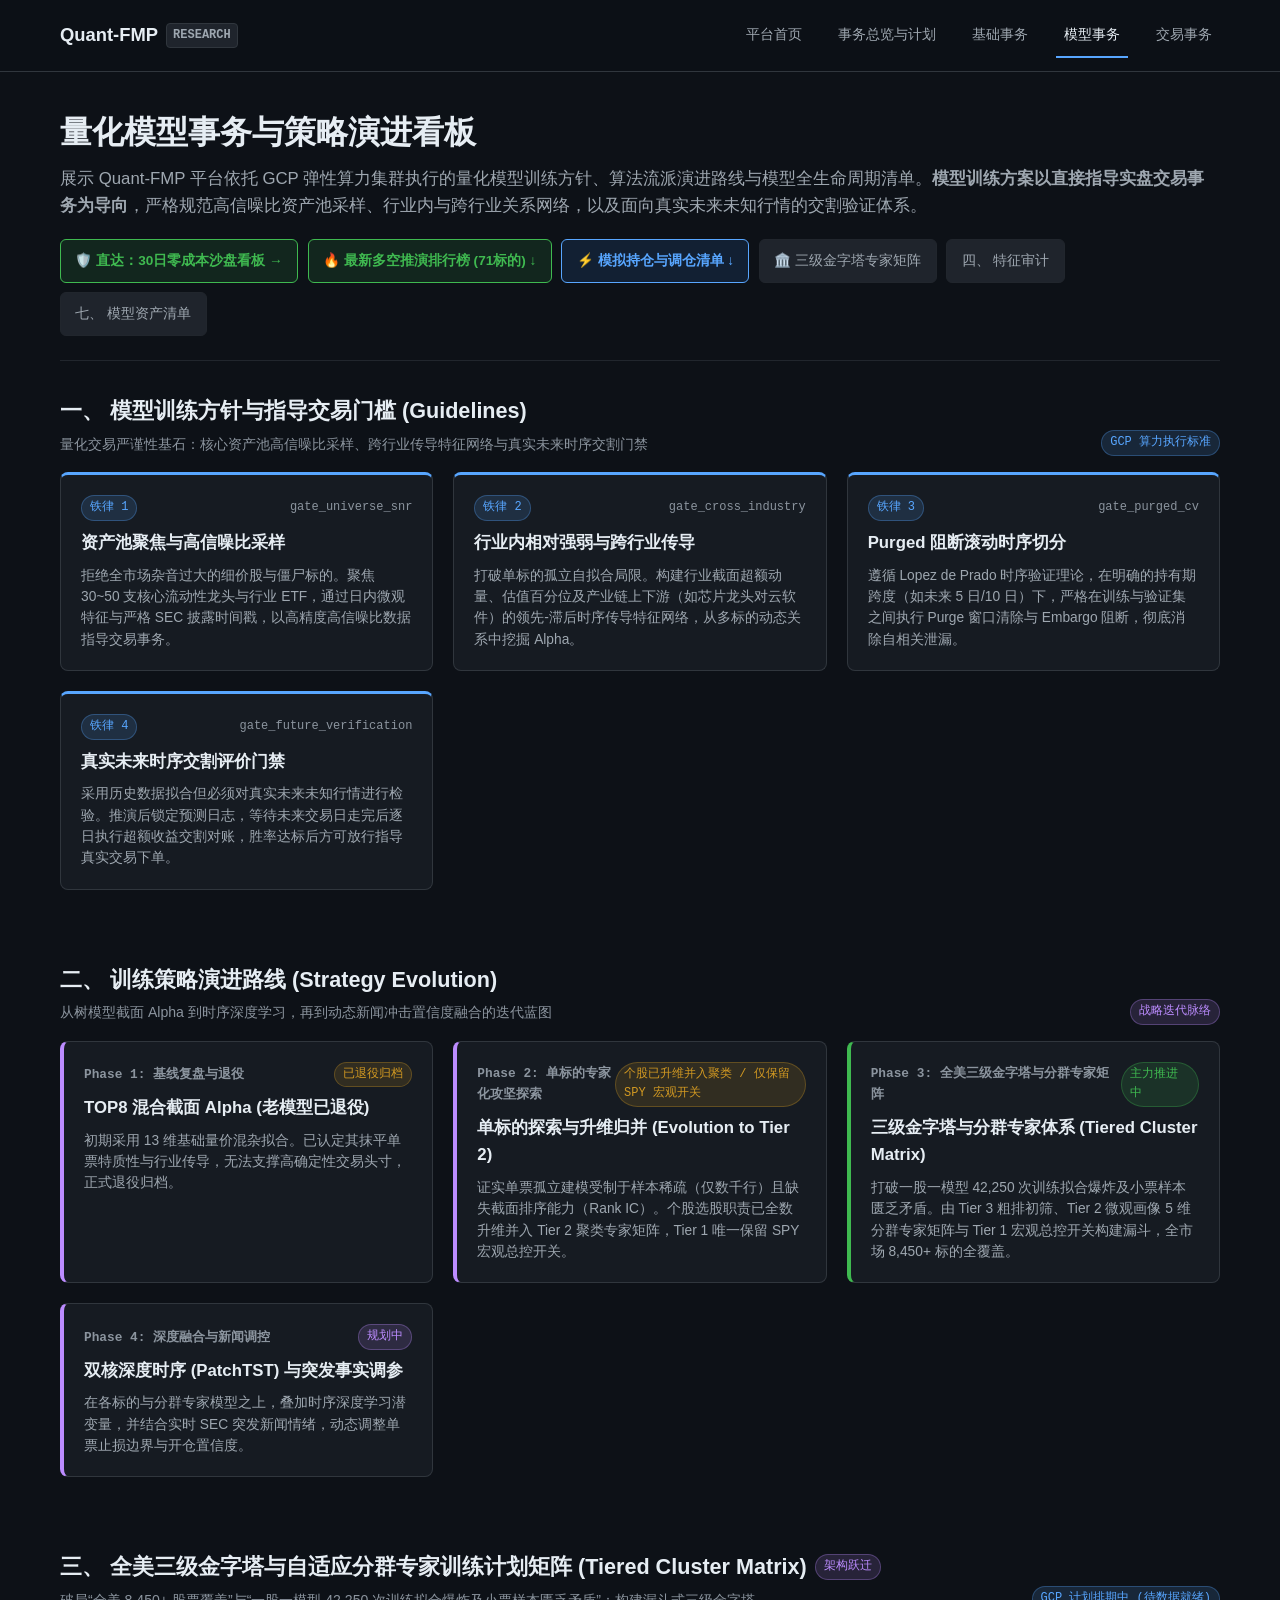
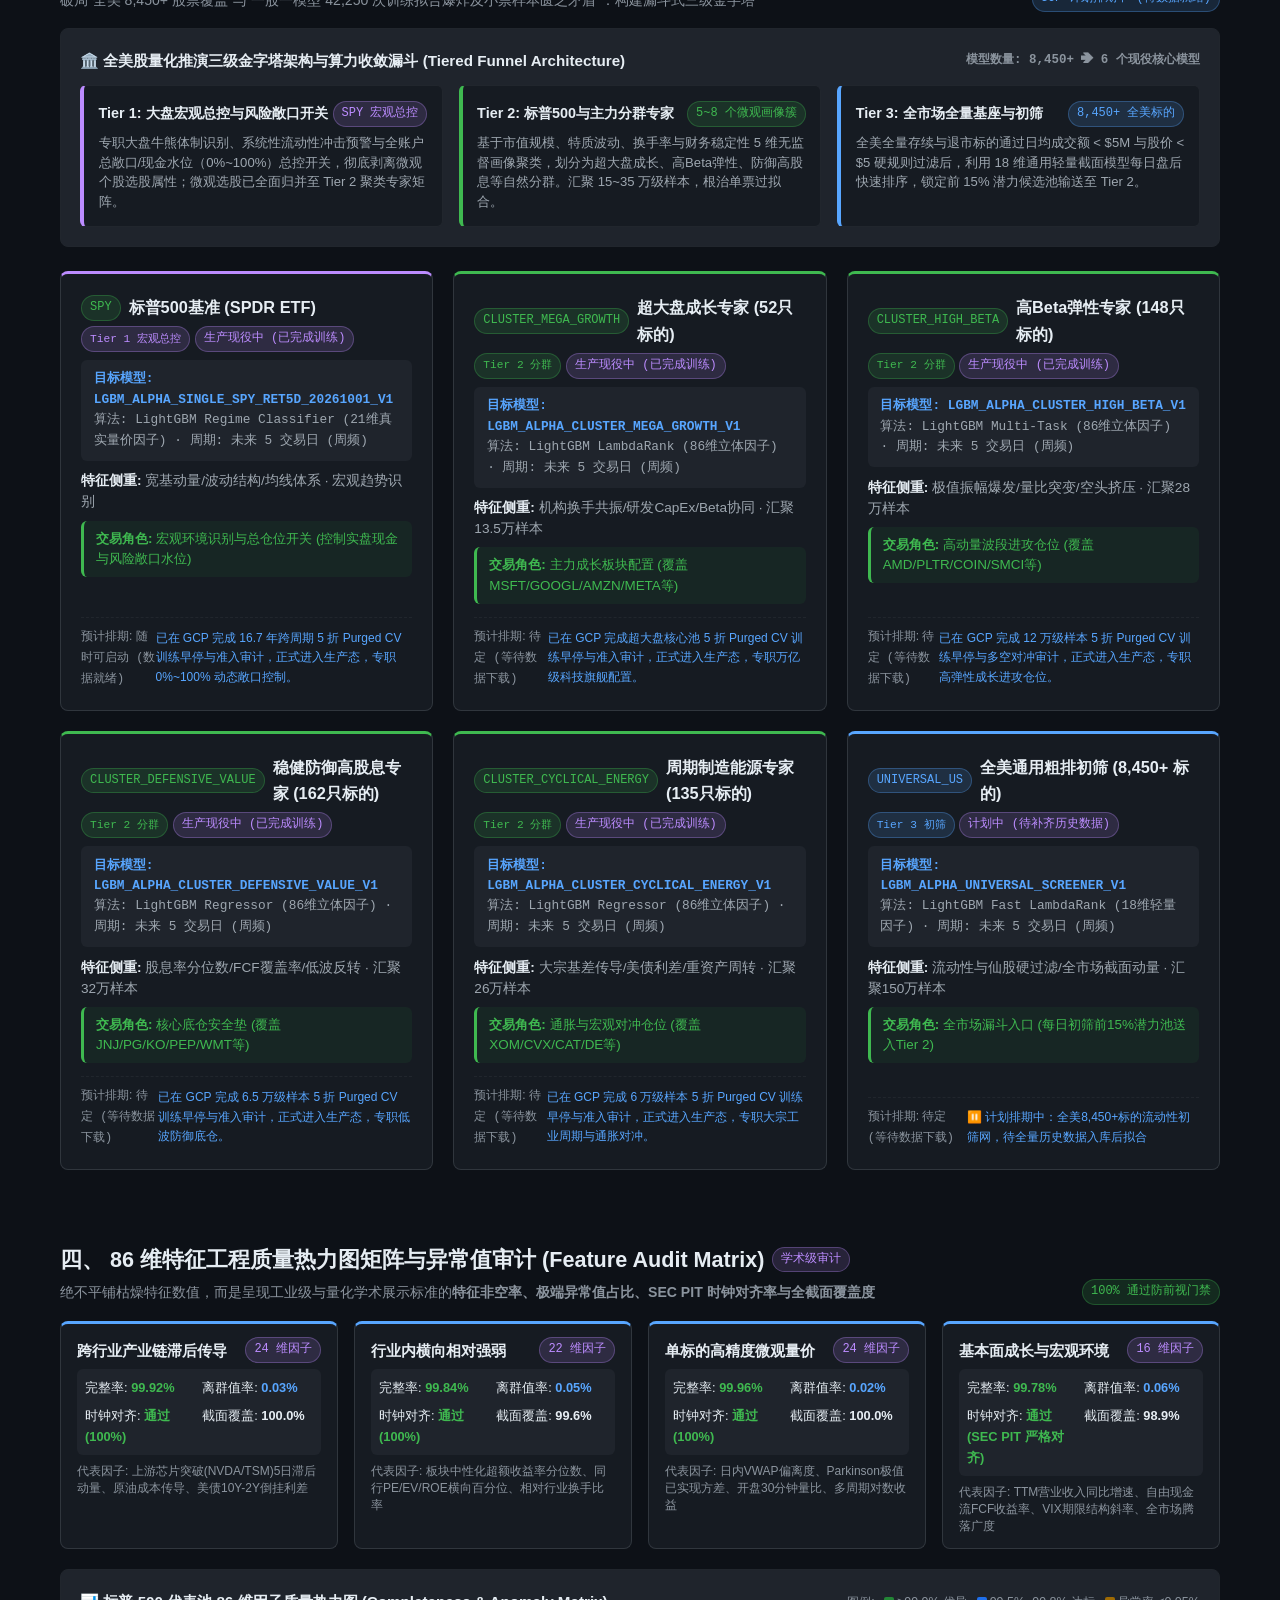
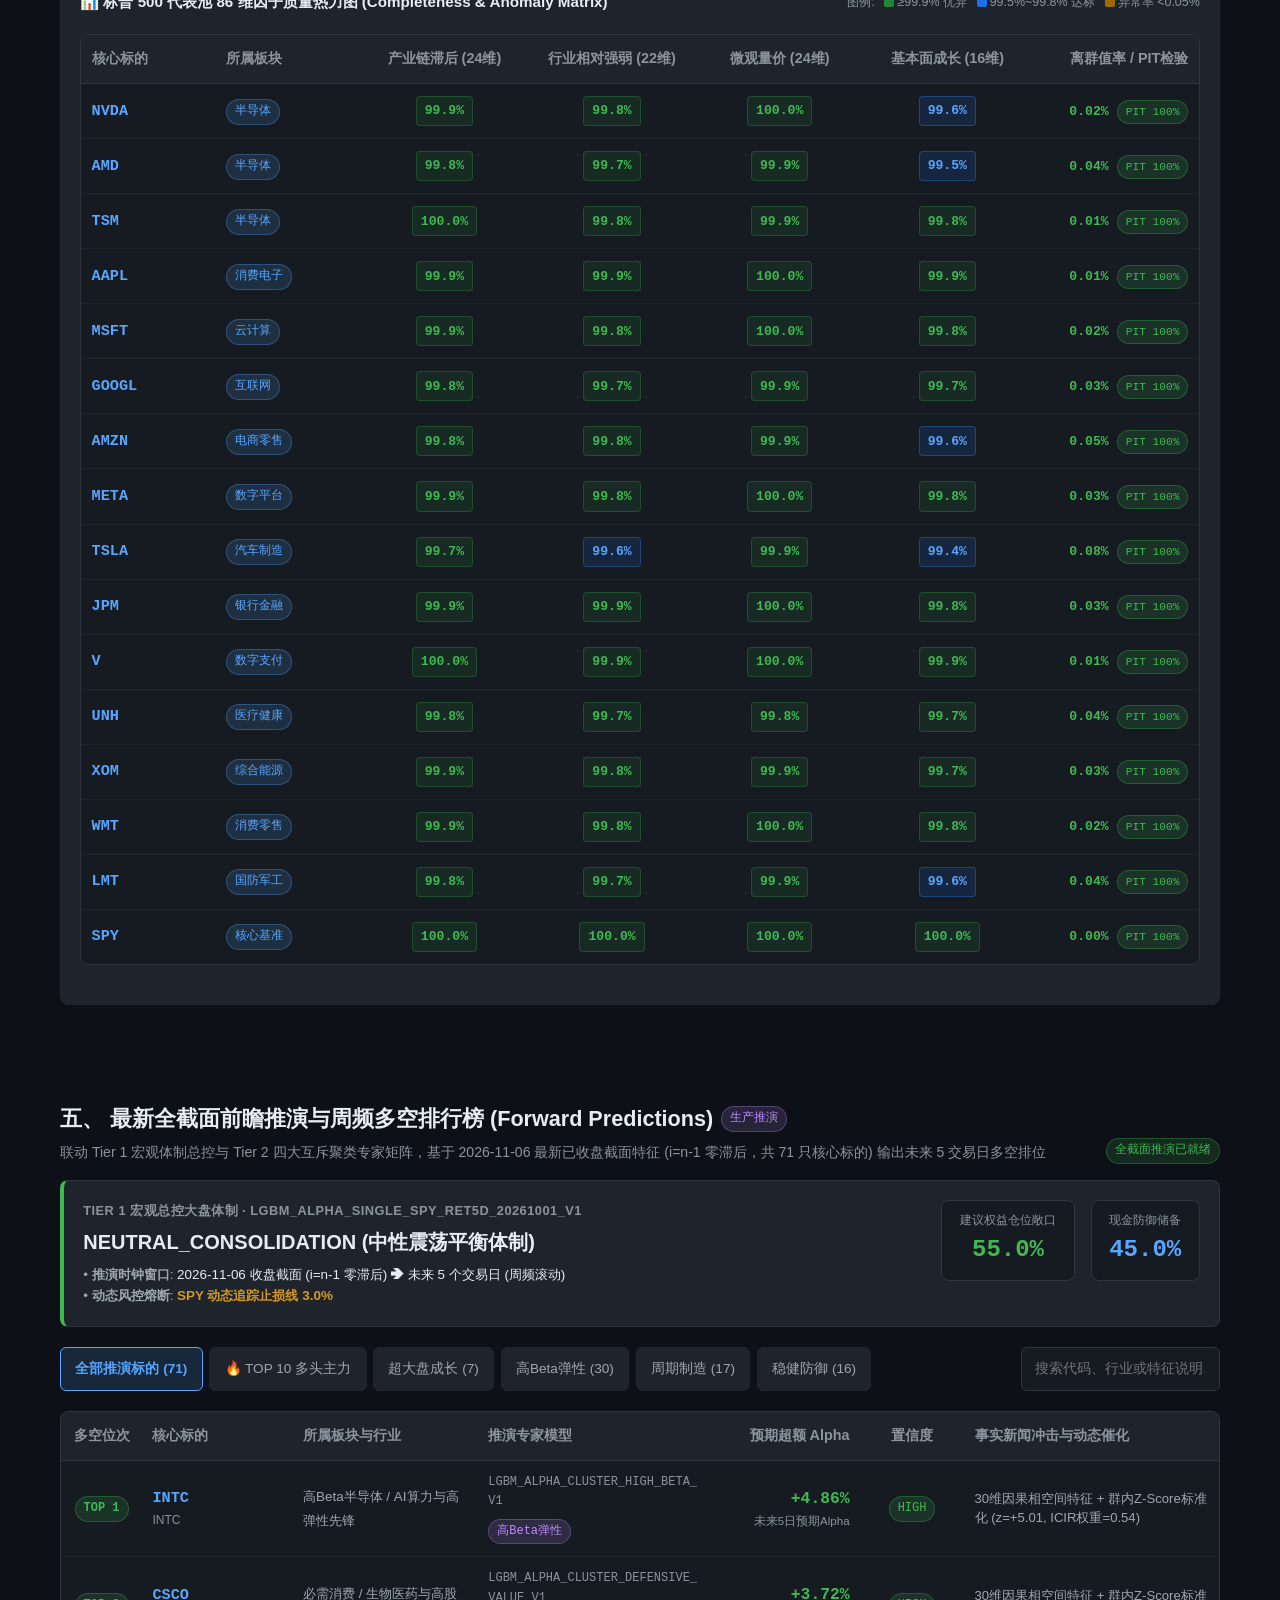
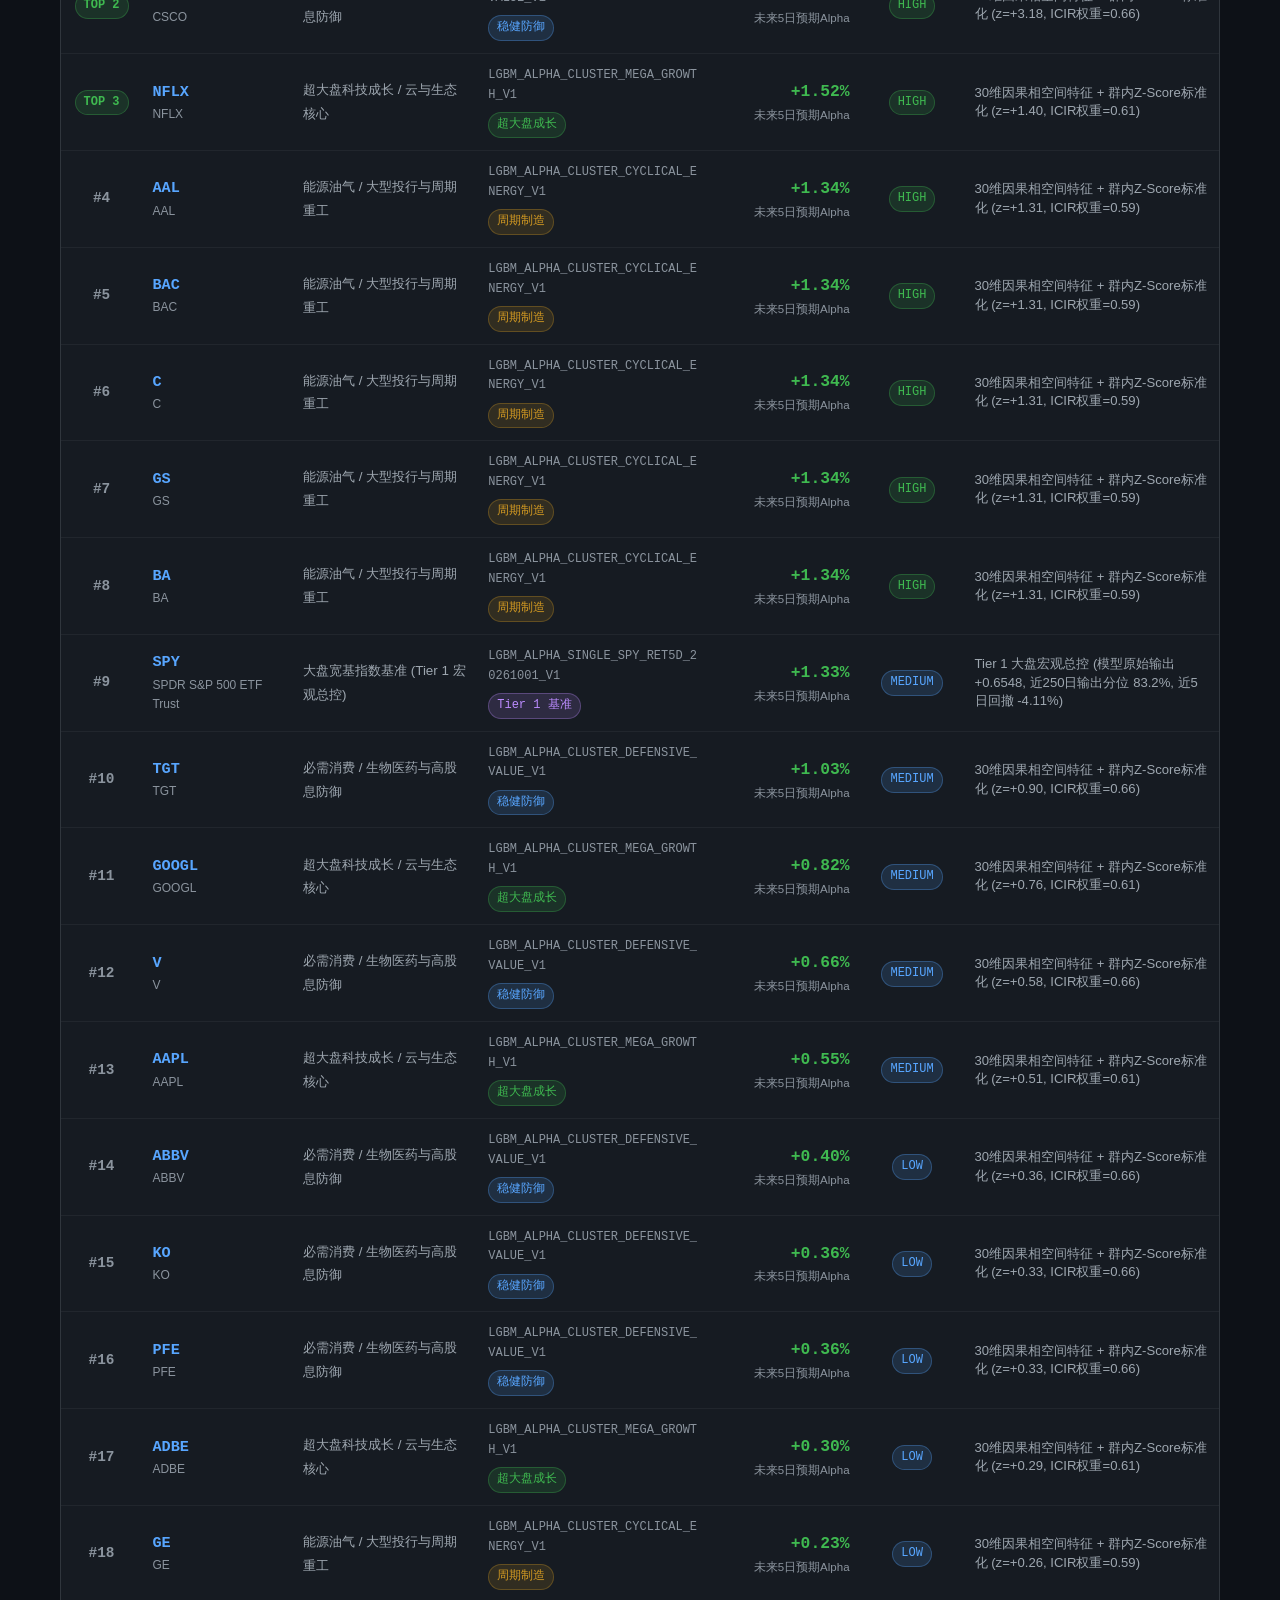
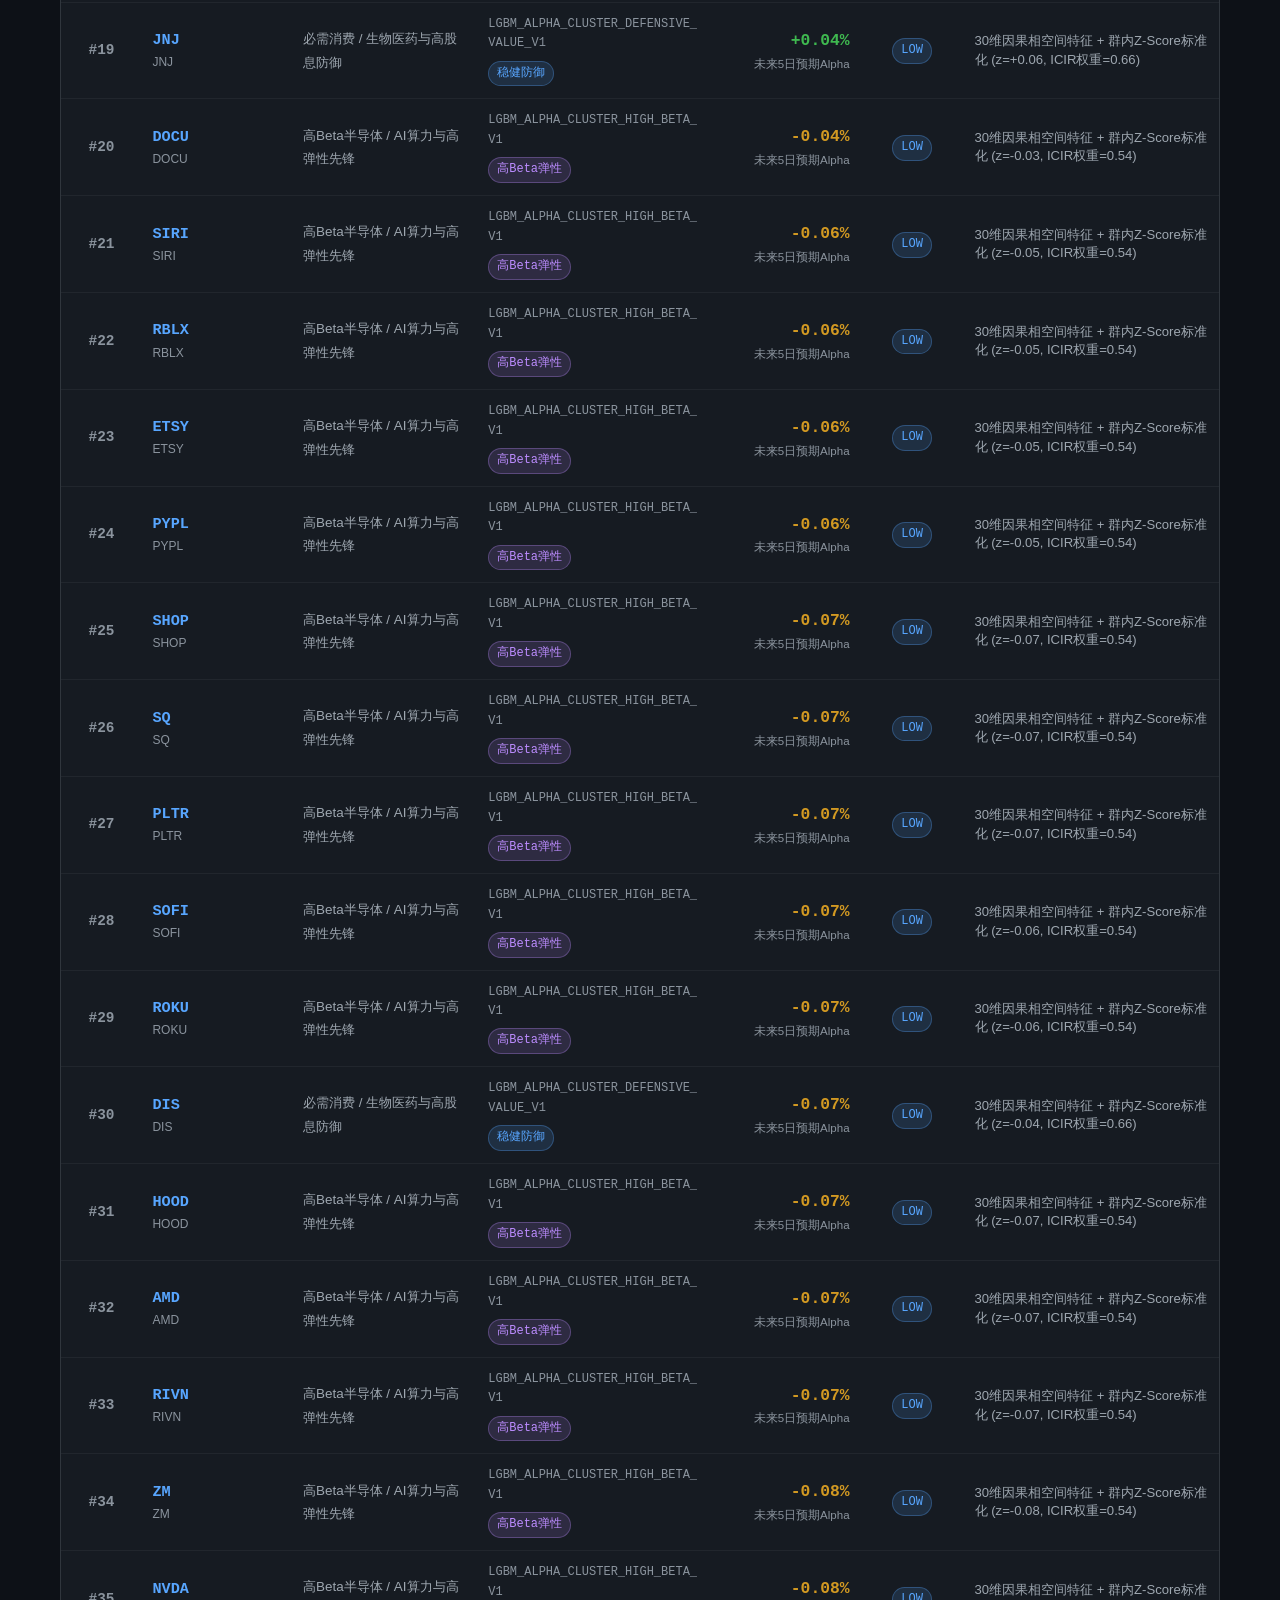
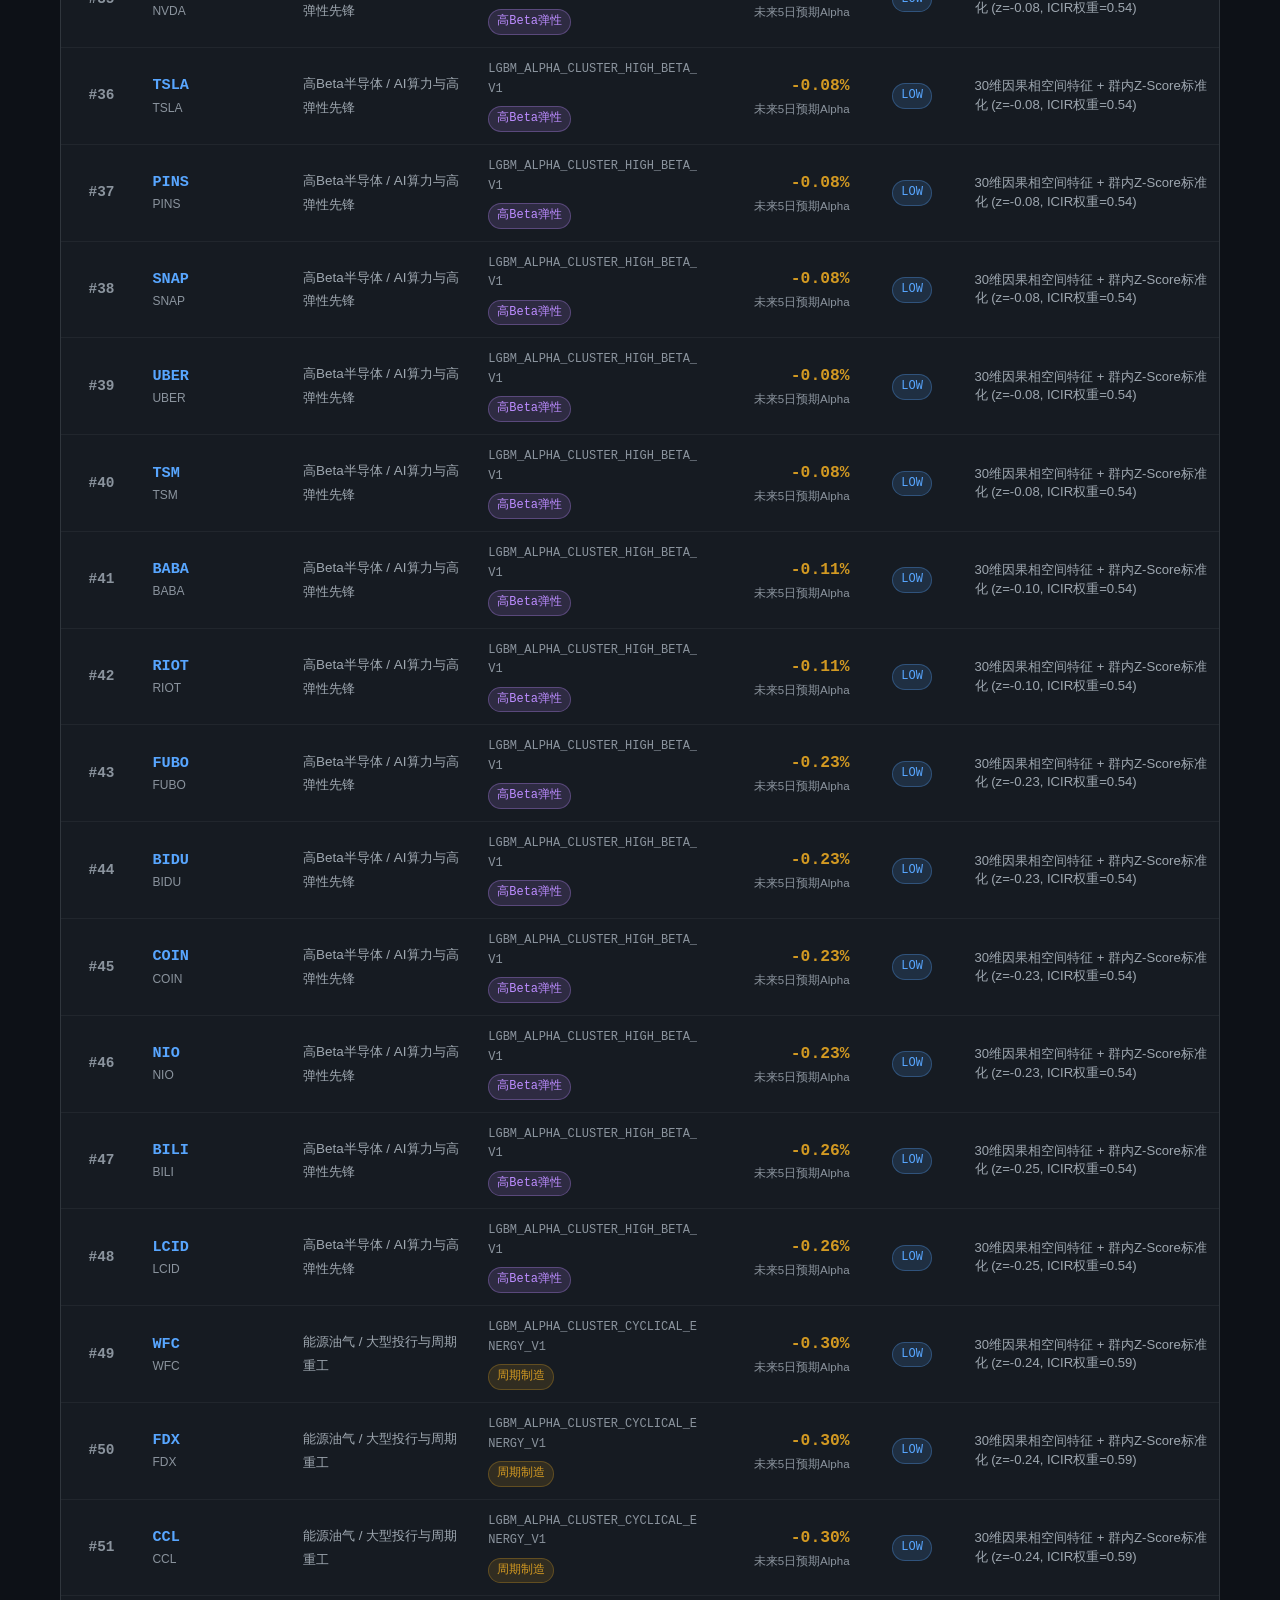
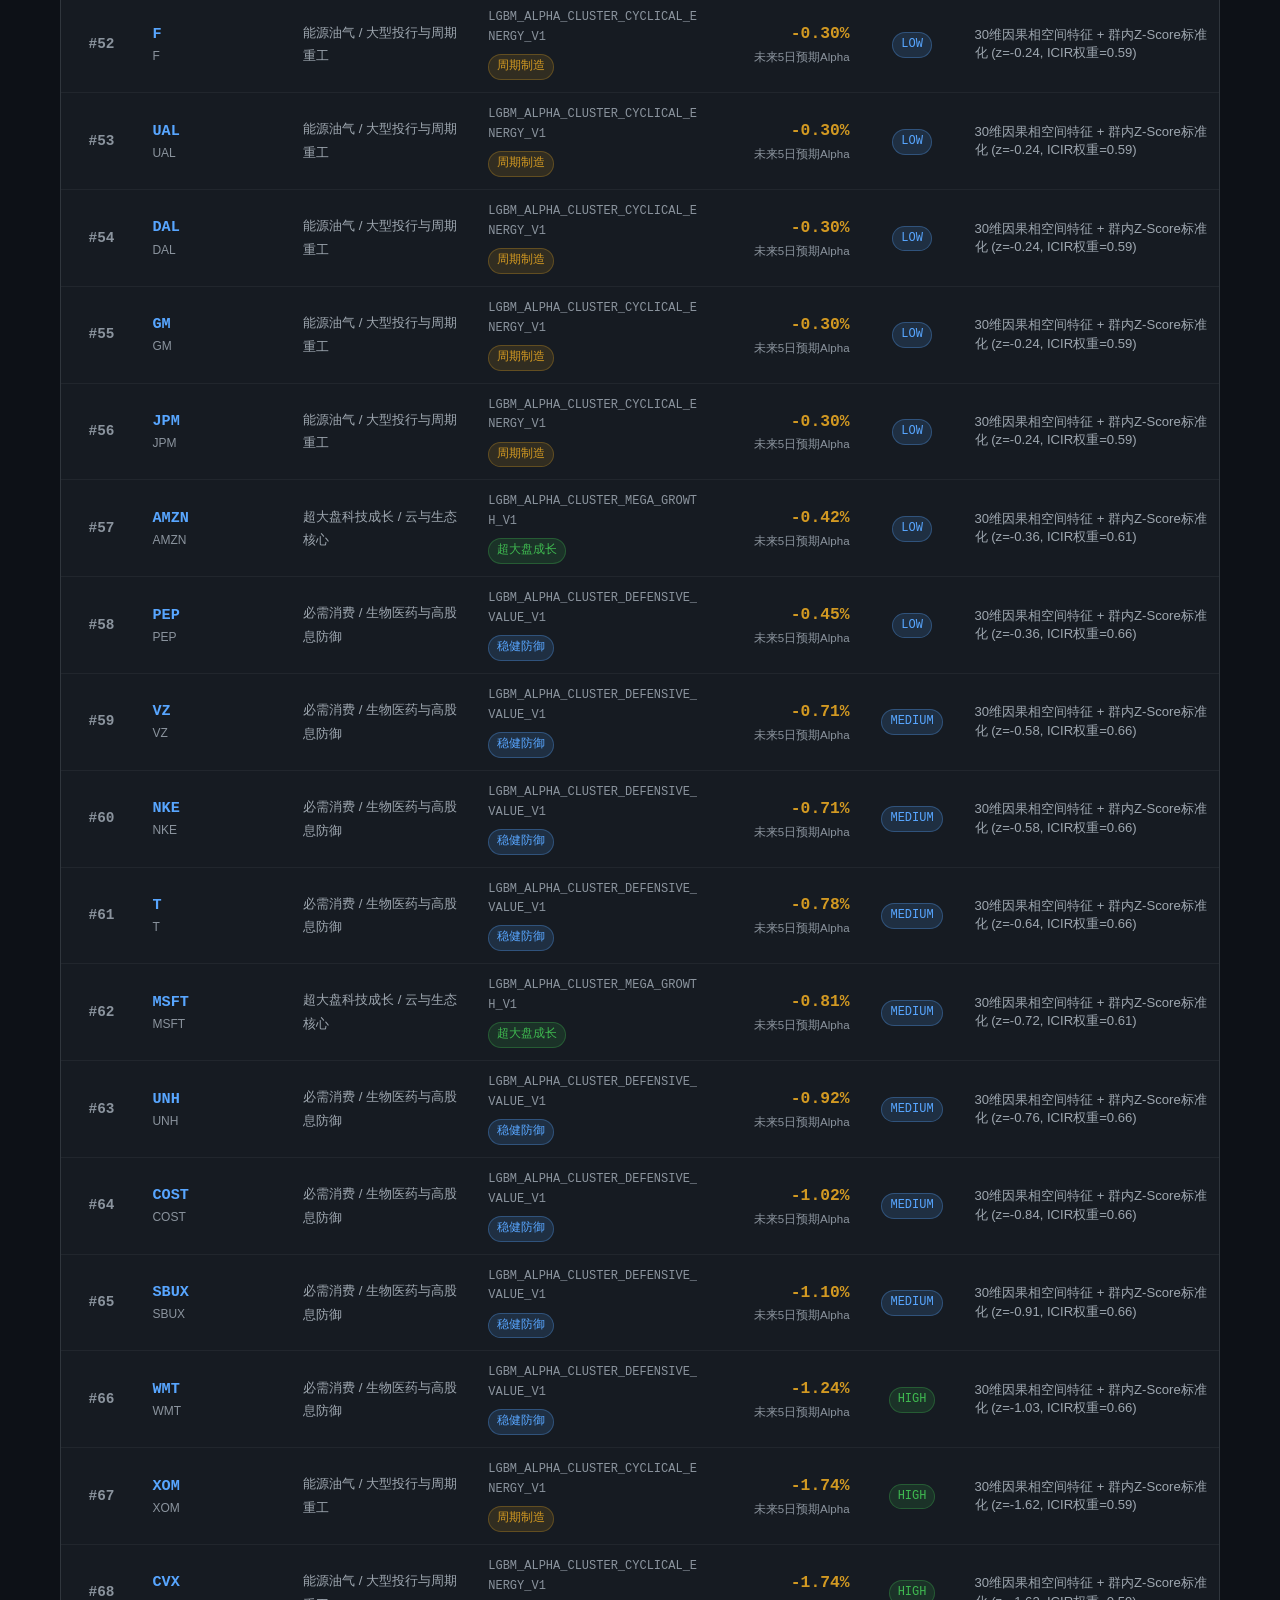
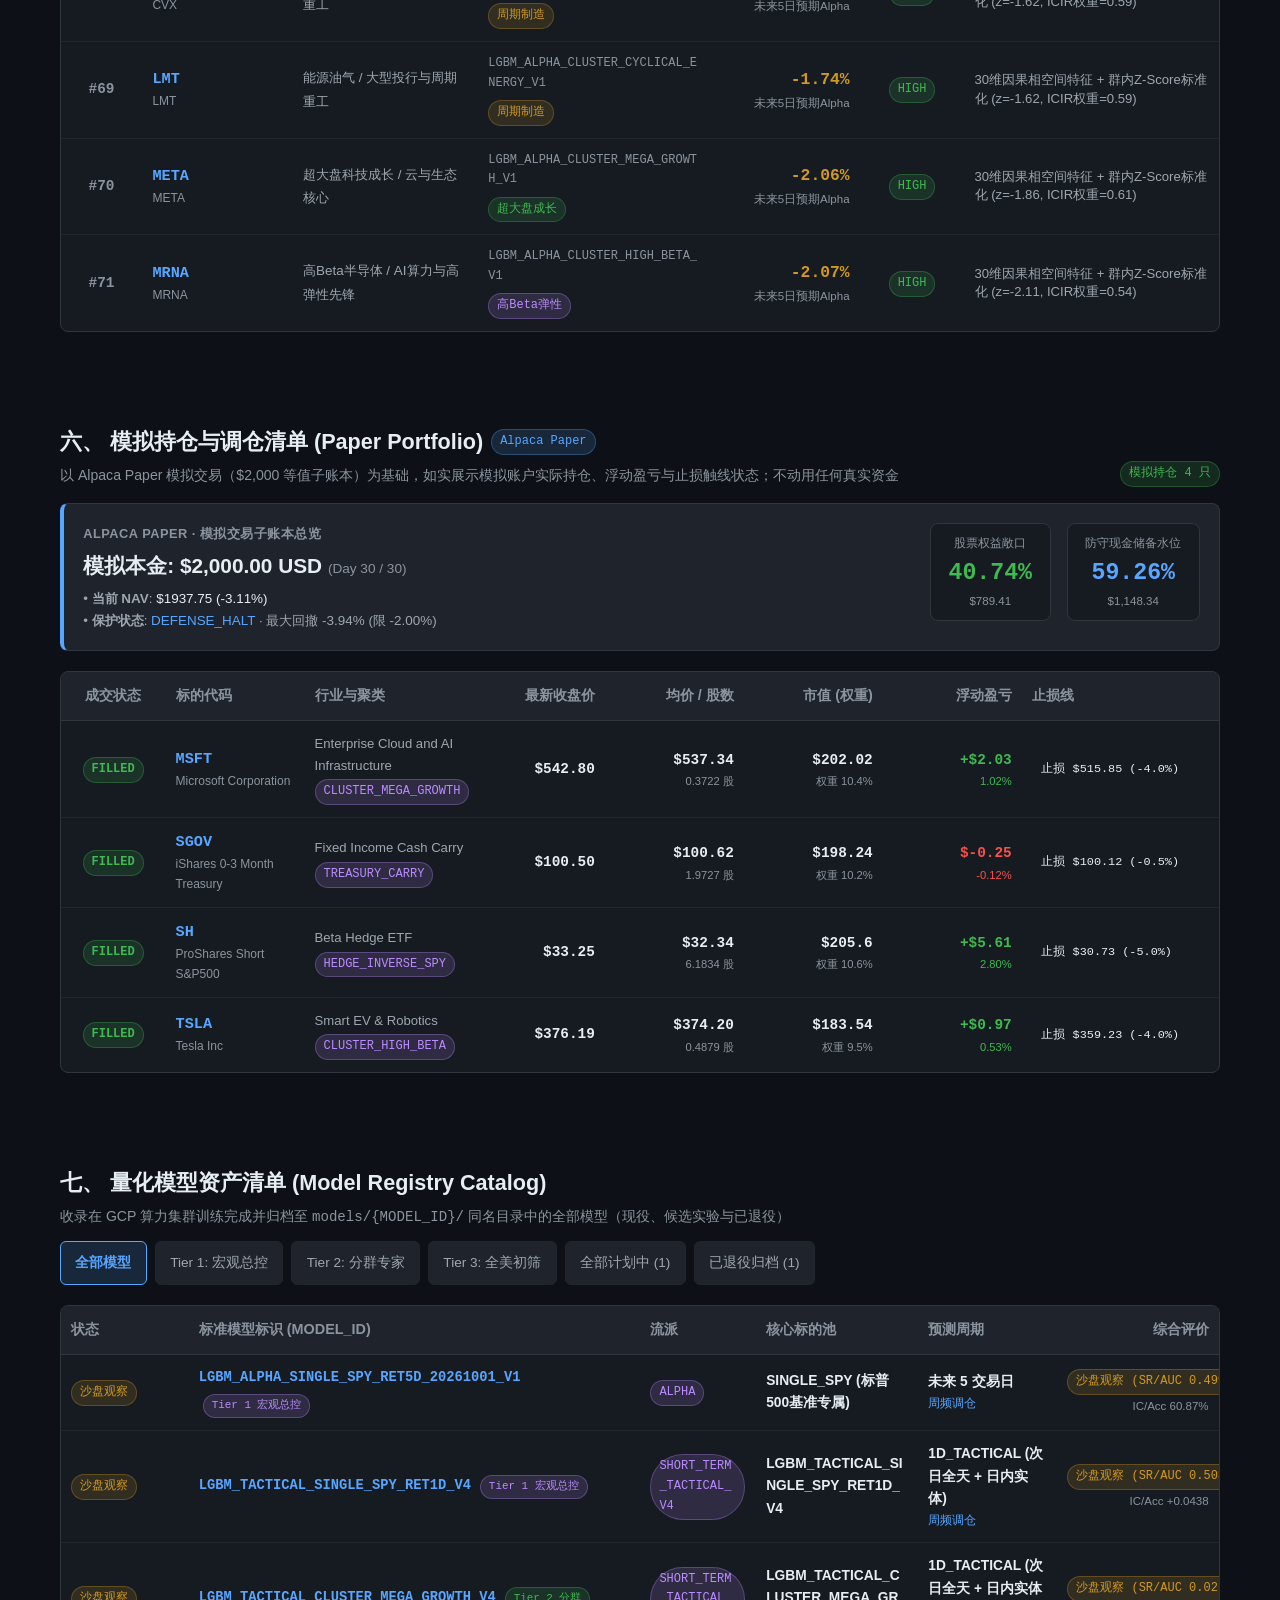
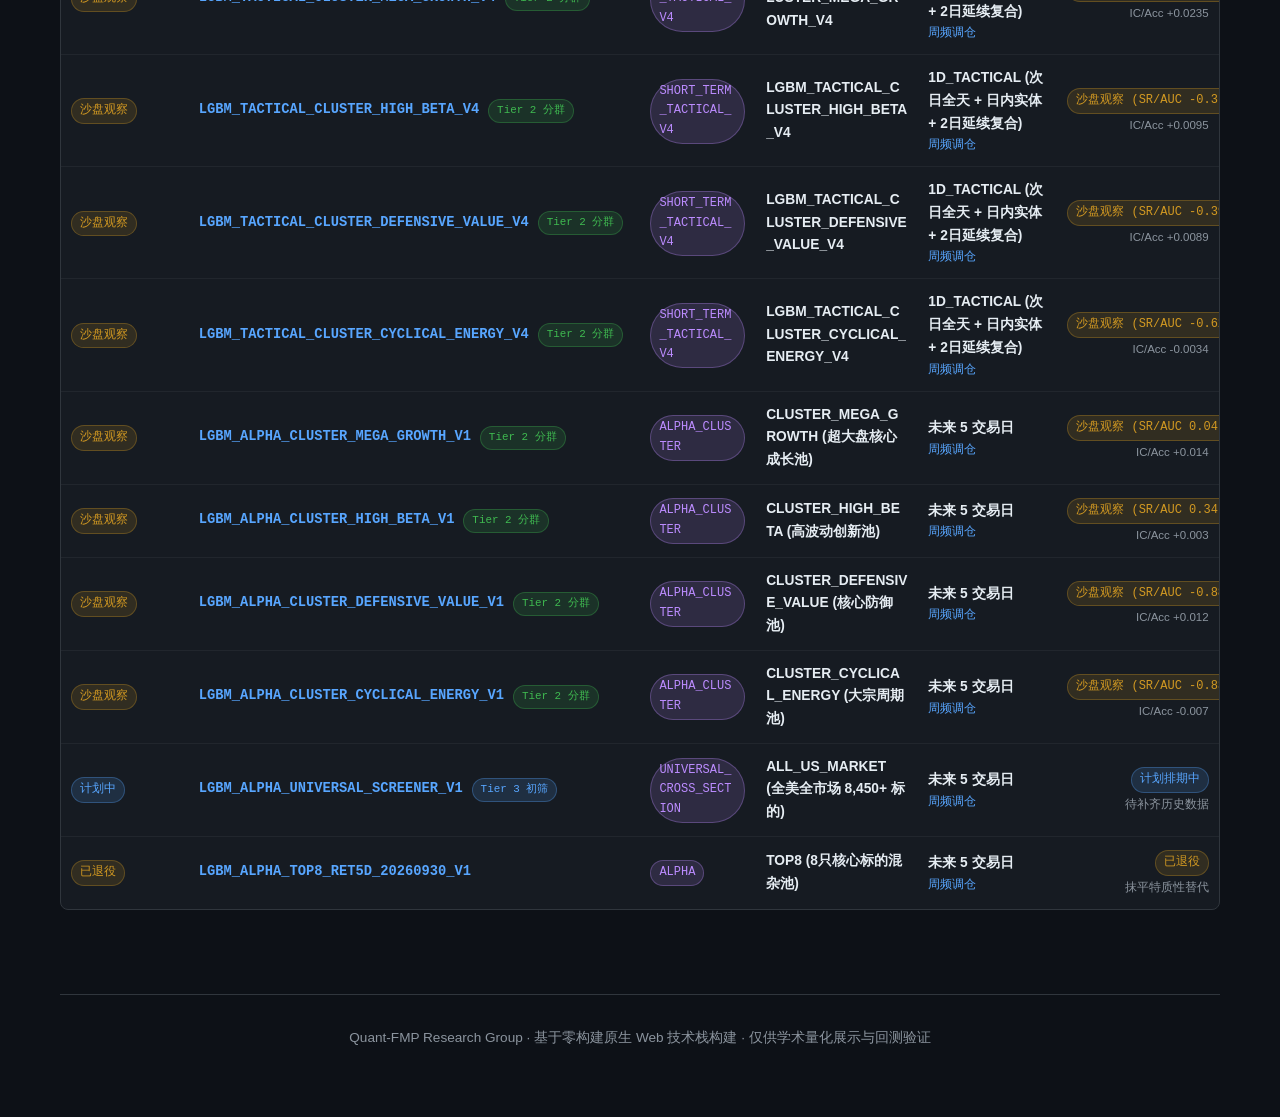
<file: model-transactions.html>
<!DOCTYPE html>
<html lang="zh-CN">
<head>
  <meta charset="UTF-8">
  <meta name="viewport" content="width=device-width, initial-scale=1.0">
  <title>量化模型事务 - Quant-FMP Research</title>
  <meta name="theme-color" content="#0d1117">
  <meta name="description" content="Quant-FMP 三级金字塔与分群专家矩阵量化模型事务看板">
  <meta http-equiv="Content-Security-Policy" content="default-src 'self'; script-src 'self' 'unsafe-inline'; style-src 'self' 'unsafe-inline'; img-src 'self' data:; connect-src 'self';">
  <!-- PWA (Progressive Web App) 支持 -->
  <link rel="manifest" href="manifest.webmanifest">
  <link rel="apple-touch-icon" href="assets/icons/apple-touch-icon.png">
  <meta name="apple-mobile-web-app-capable" content="yes">
  <meta name="apple-mobile-web-app-status-bar-style" content="black-translucent">
  <meta name="apple-mobile-web-app-title" content="Quant-FMP">
  <meta name="mobile-web-app-capable" content="yes">
  <link rel="icon" type="image/svg+xml" href="assets/favicon.svg">
  <link rel="stylesheet" href="assets/css/style.css?v=20261031_v4">
  <link rel="stylesheet" href="assets/css/components.css?v=20261031_v4">
  <link rel="stylesheet" href="assets/css/responsive.css?v=20261031_v4">
  <!-- PWA 渐进式应用核心注册脚本 -->
  <script src="assets/js/pwa-app.js?v=20261031_v4" defer></script>
</head>
<body>
  <header class="site-header">
    <div class="nav-container">
      <a href="index.html" class="brand-logo">Quant-FMP <span>RESEARCH</span></a>
      <button class="menu-toggle" id="menuToggle" aria-label="展开导航菜单">☰</button>
      <nav class="nav-links" id="navLinks">
        <a href="index.html" class="nav-item">平台首页</a>
        <a href="transactions.html" class="nav-item">事务总览与计划</a>
        <a href="base-data-transactions.html" class="nav-item">基础事务</a>
        <a href="model-transactions.html" class="nav-item active">模型事务</a>
        <a href="trading-transactions.html" class="nav-item">交易事务</a>
      </nav>
    </div>
  </header>

  <main class="docs-container">
    <article class="content-stream">
      <section class="article-header">
        <h1 class="article-title">量化模型事务与策略演进看板</h1>
        <p class="article-subtitle">
          展示 Quant-FMP 平台依托 GCP 弹性算力集群执行的量化模型训练方针、算法流派演进路线与模型全生命周期清单。<strong>模型训练方案以直接指导实盘交易事务为导向</strong>，严格规范高信噪比资产池采样、行业内与跨行业关系网络，以及面向真实未来未知行情的交割验证体系。
        </p>
        <!-- 页面内快速模块导航锚点 -->
        <div style="display:flex; gap:0.6rem; margin-top:1.2rem; flex-wrap:wrap;">
          <a href="trading-transactions.html" class="catalog-pill" style="text-decoration:none; background:rgba(46,160,67,0.15); border:1px solid var(--color-success); color:var(--color-success); font-weight:700;">
            🛡️ 直达：30日零成本沙盘看板 →
          </a>
          <a href="#sec-predictions" class="catalog-pill active" style="text-decoration:none; background:rgba(46,160,67,0.15); border:1px solid var(--color-success); color:var(--color-success); font-weight:700;">
            🔥 最新多空推演排行榜 (71标的) ↓
          </a>
          <a href="#sec-trading-orders" class="catalog-pill" style="text-decoration:none; background:rgba(56,139,253,0.12); border:1px solid var(--color-accent); color:var(--color-accent); font-weight:700;">
            ⚡ 模拟持仓与调仓清单 ↓
          </a>
          <a href="#sec-training-plans" class="catalog-pill" style="text-decoration:none;">🏛️ 三级金字塔专家矩阵</a>
          <a href="#sec-feature-audit" class="catalog-pill" style="text-decoration:none;">四、 特征审计</a>
          <a href="#sec-catalog" class="catalog-pill" style="text-decoration:none;">七、 模型资产清单</a>
        </div>
      </section>

      <!-- 模块一：模型训练方针 (Training Guidelines & Methodologies) -->
      <section id="sec-guidelines">
        <div style="display:flex; justify-content:space-between; align-items:flex-end; margin-bottom:1rem;">
          <div>
            <h2 style="font-size:1.35rem; margin:0; color:var(--text-primary);">一、 模型训练方针与指导交易门槛 (Guidelines)</h2>
            <div style="font-size:0.88rem; color:var(--text-muted); margin-top:0.25rem;">
              量化交易严谨性基石：核心资产池高信噪比采样、跨行业传导特征网络与真实未来时序交割门禁
            </div>
          </div>
          <span class="badge badge-blue">GCP 算力执行标准</span>
        </div>
        <div class="grid-cards" id="guidelinesContainer" style="grid-template-columns: repeat(auto-fit, minmax(280px, 1fr));">
          <!-- 由 JS 渲染 -->
        </div>
      </section>

      <!-- 模块二：训练策略演进路线 (Strategy Evolution Roadmap) -->
      <section id="sec-evolution" style="margin-top:2.5rem;">
        <div style="display:flex; justify-content:space-between; align-items:flex-end; margin-bottom:1rem;">
          <div>
            <h2 style="font-size:1.35rem; margin:0; color:var(--text-primary);">二、 训练策略演进路线 (Strategy Evolution)</h2>
            <div style="font-size:0.88rem; color:var(--text-muted); margin-top:0.25rem;">
              从树模型截面 Alpha 到时序深度学习，再到动态新闻冲击置信度融合的迭代蓝图
            </div>
          </div>
          <span class="badge badge-purple">战略迭代脉络</span>
        </div>
        <div class="grid-cards" id="evolutionContainer" style="grid-template-columns: repeat(auto-fit, minmax(300px, 1fr));">
          <!-- 由 JS 渲染 -->
        </div>
      </section>

      <!-- 模块三：全美三级金字塔与自适应分群专家模型训练计划矩阵 (3-Tier Pyramid & Cluster Training Plans) -->
      <section id="sec-training-plans" style="margin-top:2.5rem; scroll-margin-top: 80px;">
        <div style="display:flex; justify-content:space-between; align-items:flex-end; margin-bottom:1rem; flex-wrap:wrap; gap:0.5rem;">
          <div>
            <h2 style="font-size:1.35rem; margin:0; color:var(--text-primary); display:flex; align-items:center; gap:0.5rem;">
              <span>三、 全美三级金字塔与自适应分群专家训练计划矩阵 (Tiered Cluster Matrix)</span>
              <span class="badge badge-purple" style="font-size:0.75rem;">架构跃迁</span>
            </h2>
            <div style="font-size:0.88rem; color:var(--text-muted); margin-top:0.25rem;">
              破局“全美 8,450+ 股票覆盖”与“一股一模型 42,250 次训练拟合爆炸及小票样本匮乏矛盾”：构建漏斗式三级金字塔
            </div>
          </div>
          <span class="badge badge-blue">GCP 计划排期中 (待数据就绪)</span>
        </div>

        <!-- 三级金字塔架构顶层视觉解构卡片 -->
        <div style="background:var(--bg-subtle); border:1px solid var(--border-muted); border-radius:8px; padding:1.2rem; margin-bottom:1.5rem;">
          <div style="font-size:0.95rem; font-weight:700; color:var(--text-primary); margin-bottom:0.75rem; display:flex; justify-content:space-between; align-items:center;">
            <span>🏛️ 全美股量化推演三级金字塔架构与算力收敛漏斗 (Tiered Funnel Architecture)</span>
            <span style="font-size:0.78rem; color:var(--text-muted); font-family:var(--font-mono);">模型数量: 8,450+ ➔ 6 个现役核心模型</span>
          </div>
          <div style="display:grid; grid-template-columns:repeat(auto-fit, minmax(280px, 1fr)); gap:1rem;">
            <!-- Tier 1 -->
            <div style="background:var(--bg-surface); border:1px solid var(--border-muted); border-left:4px solid var(--color-purple); border-radius:6px; padding:0.9rem;">
              <div style="display:flex; justify-content:space-between; align-items:center; margin-bottom:0.4rem;">
                <strong style="color:var(--text-primary); font-size:0.9rem;">Tier 1: 大盘宏观总控与风险敞口开关</strong>
                <span class="badge badge-purple">SPY 宏观总控</span>
              </div>
              <div style="font-size:0.82rem; color:var(--text-secondary); line-height:1.5;">
                专职大盘牛熊体制识别、系统性流动性冲击预警与全账户总敞口/现金水位（0%~100%）总控开关，彻底剥离微观个股选股属性；微观选股已全面归并至 Tier 2 聚类专家矩阵。
              </div>
            </div>
            <!-- Tier 2 -->
            <div style="background:var(--bg-surface); border:1px solid var(--border-muted); border-left:4px solid var(--color-success); border-radius:6px; padding:0.9rem;">
              <div style="display:flex; justify-content:space-between; align-items:center; margin-bottom:0.4rem;">
                <strong style="color:var(--text-primary); font-size:0.9rem;">Tier 2: 标普500与主力分群专家</strong>
                <span class="badge badge-green">5~8 个微观画像簇</span>
              </div>
              <div style="font-size:0.82rem; color:var(--text-secondary); line-height:1.5;">
                基于市值规模、特质波动、换手率与财务稳定性 5 维无监督画像聚类，划分为超大盘成长、高Beta弹性、防御高股息等自然分群。汇聚 15~35 万级样本，根治单票过拟合。
              </div>
            </div>
            <!-- Tier 3 -->
            <div style="background:var(--bg-surface); border:1px solid var(--border-muted); border-left:4px solid var(--color-accent); border-radius:6px; padding:0.9rem;">
              <div style="display:flex; justify-content:space-between; align-items:center; margin-bottom:0.4rem;">
                <strong style="color:var(--text-primary); font-size:0.9rem;">Tier 3: 全市场全量基座与初筛</strong>
                <span class="badge badge-blue">8,450+ 全美标的</span>
              </div>
              <div style="font-size:0.82rem; color:var(--text-secondary); line-height:1.5;">
                全美全量存续与退市标的通过日均成交额 < $5M 与股价 < $5 硬规则过滤后，利用 18 维通用轻量截面模型每日盘后快速排序，锁定前 15% 潜力候选池输送至 Tier 2。
              </div>
            </div>
          </div>
        </div>

        <div class="grid-cards" id="trainingPlansContainer" style="grid-template-columns: repeat(auto-fit, minmax(320px, 1fr));">
          <!-- 由 JS 渲染 -->
        </div>
      </section>

      <!-- 模块四：86 维特征工程质量与异常值审计热力图矩阵 (Feature Quality Heatmap & Integrity Audit) -->
      <section id="sec-feature-audit" style="margin-top:2.5rem; scroll-margin-top: 80px;">
        <div style="display:flex; justify-content:space-between; align-items:flex-end; margin-bottom:1rem; flex-wrap:wrap; gap:0.5rem;">
          <div>
            <h2 style="font-size:1.35rem; margin:0; color:var(--text-primary); display:flex; align-items:center; gap:0.5rem;">
              <span>四、 86 维特征工程质量热力图矩阵与异常值审计 (Feature Audit Matrix)</span>
              <span class="badge badge-purple" style="font-size:0.75rem;">学术级审计</span>
            </h2>
            <div style="font-size:0.88rem; color:var(--text-muted); margin-top:0.25rem;">
              绝不平铺枯燥特征数值，而是呈现工业级与量化学术展示标准的<strong>特征非空率、极端异常值占比、SEC PIT 时钟对齐率与全截面覆盖度</strong>
            </div>
          </div>
          <span class="badge badge-green" id="auditConclusionBadge">100% 通过防前视门禁</span>
        </div>

        <!-- 因子族质量评分卡片组 -->
        <div class="compare-metric-grid" id="featureGroupsGrid" style="grid-template-columns: repeat(auto-fit, minmax(240px, 1fr)); gap:1rem; margin-bottom:1.25rem;">
          <!-- 由 JS 渲染 4 大因子族审计概要 -->
        </div>

        <!-- 特征质量热力图矩阵表格 -->
        <div style="background:var(--bg-subtle); border:1px solid var(--border-muted); border-radius:8px; padding:1.2rem; margin-bottom:1.5rem;">
          <div style="display:flex; justify-content:space-between; align-items:center; margin-bottom:0.75rem; flex-wrap:wrap; gap:0.5rem;">
            <div style="font-size:0.95rem; font-weight:700; color:var(--text-primary);">
              📊 标普 500 代表池 86 维因子质量热力图 (Completeness & Anomaly Matrix)
            </div>
            <div style="display:flex; gap:0.6rem; align-items:center; font-size:0.78rem; color:var(--text-muted);">
              <span>图例:</span>
              <span style="display:inline-flex; align-items:center; gap:3px;"><span style="width:10px; height:10px; border-radius:2px; background:#238636;"></span> ≥99.9% 优异</span>
              <span style="display:inline-flex; align-items:center; gap:3px;"><span style="width:10px; height:10px; border-radius:2px; background:#1f6feb;"></span> 99.5%~99.8% 达标</span>
              <span style="display:inline-flex; align-items:center; gap:3px;"><span style="width:10px; height:10px; border-radius:2px; background:#9e6a03;"></span> 异常率 &lt;0.05%</span>
            </div>
          </div>

          <div class="table-wrapper">
            <table class="data-table" style="table-layout: auto; width: 100%;">
              <thead>
                <tr>
                  <th style="width:12%;">核心标的</th>
                  <th style="width:13%;">所属板块</th>
                  <th style="width:15%; text-align:center;">产业链滞后 (24维)</th>
                  <th style="width:15%; text-align:center;">行业相对强弱 (22维)</th>
                  <th style="width:15%; text-align:center;">微观量价 (24维)</th>
                  <th style="width:15%; text-align:center;">基本面成长 (16维)</th>
                  <th style="width:15%; text-align:right;">离群值率 / PIT检验</th>
                </tr>
              </thead>
              <tbody id="featureHeatmapTableBody">
                <!-- 由 JS 渲染热力图矩阵行 -->
              </tbody>
            </table>
          </div>
        </div>
      </section>

      <!-- 模块五：最新全截面前瞻推演与周频多空排行榜 (Forward Prediction & Long-Short Rankings) -->
      <section id="sec-predictions" style="margin-top:2.5rem; scroll-margin-top: 80px;">
        <div style="display:flex; justify-content:space-between; align-items:flex-end; margin-bottom:1rem; flex-wrap:wrap; gap:0.75rem;">
          <div>
            <h2 style="font-size:1.35rem; margin:0; color:var(--text-primary); display:flex; align-items:center; gap:0.5rem;">
              <span>五、 最新全截面前瞻推演与周频多空排行榜 (Forward Predictions)</span>
              <span class="badge badge-purple" style="font-size:0.75rem;">生产推演</span>
            </h2>
            <div id="predSubtitleText" style="font-size:0.88rem; color:var(--text-muted); margin-top:0.25rem;">
              联动 Tier 1 宏观体制总控与 Tier 2 四大聚类专家矩阵，基于最新已收盘截面特征 (i=n-1 零滞后) 输出未来 5 交易日多空排位
            </div>
          </div>
          <span class="badge badge-green" id="predStatusBadge">全截面推演已就绪</span>
        </div>

        <!-- 宏观总控卡片与风控开关 -->
        <div id="macroMasterCard" style="background:var(--bg-subtle); border:1px solid var(--border-default); border-left:4px solid var(--color-success); border-radius:8px; padding:1.2rem; margin-bottom:1.25rem;">
          <!-- JS 动态渲染宏观状态与敞口开关 -->
        </div>

        <!-- 多空排行榜操作条：筛选胶囊与搜索框 -->
        <div style="display:flex; justify-content:space-between; align-items:center; margin-bottom:1rem; flex-wrap:wrap; gap:0.75rem;">
          <div style="display:flex; gap:0.4rem; flex-wrap:wrap;" id="predClusterFilterNav">
            <button class="catalog-pill active" data-cluster="ALL">全部推演标的 (71)</button>
            <button class="catalog-pill" data-cluster="TOP_LONG">🔥 TOP 10 多头主力</button>
            <button class="catalog-pill" data-cluster="CLUSTER_MEGA_GROWTH">超大盘成长 (14)</button>
            <button class="catalog-pill" data-cluster="CLUSTER_HIGH_BETA">高Beta弹性 (20)</button>
            <button class="catalog-pill" data-cluster="CLUSTER_CYCLICAL_ENERGY">周期制造 (20)</button>
            <button class="catalog-pill" data-cluster="CLUSTER_DEFENSIVE_VALUE">稳健防御 (16)</button>
          </div>
          <div style="display:flex; align-items:center; gap:0.5rem;">
            <input type="text" id="predSearchInput" placeholder="搜索代码、行业或特征说明..." style="background:var(--bg-surface); border:1px solid var(--border-default); color:var(--text-primary); padding:0.5rem 0.85rem; min-height:44px; border-radius:6px; font-size:0.85rem; outline:none;" />
          </div>
        </div>

        <!-- 多空排行榜表格 -->
        <div class="table-wrapper">
          <table class="data-table" style="table-layout: auto; width: 100%;">
            <thead>
              <tr>
                <th style="width:7%; text-align:center;">多空位次</th>
                <th style="width:13%;">核心标的</th>
                <th style="width:16%;">所属板块与行业</th>
                <th style="width:20%;">推演专家模型</th>
                <th style="width:13%; text-align:right;">预期超额 Alpha</th>
                <th style="width:9%; text-align:center;">置信度</th>
                <th style="width:22%;">事实新闻冲击与动态催化</th>
              </tr>
            </thead>
            <tbody id="predictionsTableBody">
              <tr><td colspan="7" style="text-align:center; color:var(--text-muted); padding:2rem;">加载最新前瞻多空推演中...</td></tr>
            </tbody>
          </table>
        </div>
      </section>

      <!-- 模块六：模拟持仓与调仓清单 (Paper Portfolio & Rebalance Orders) -->
      <section id="sec-trading-orders" style="margin-top:2.5rem; scroll-margin-top: 80px;">
        <div style="display:flex; justify-content:space-between; align-items:flex-end; margin-bottom:1rem; flex-wrap:wrap; gap:0.75rem;">
          <div>
            <h2 style="font-size:1.35rem; margin:0; color:var(--text-primary); display:flex; align-items:center; gap:0.5rem;">
              <span>六、 模拟持仓与调仓清单 (Paper Portfolio)</span>
              <span class="badge badge-blue" style="font-size:0.75rem;">Alpaca Paper</span>
            </h2>
            <div style="font-size:0.88rem; color:var(--text-muted); margin-top:0.25rem;">
              以 Alpaca Paper 模拟交易（$2,000 等值子账本）为基础，如实展示模拟账户实际持仓、浮动盈亏与止损触线状态；不动用任何真实资金
            </div>
          </div>
          <span class="badge badge-green" id="tradingOrdersCycleBadge">周频周期执行中</span>
        </div>

        <!-- 组合资产与资金分布仪表盘卡片 -->
        <div id="portfolioSummaryCard" style="background:var(--bg-subtle); border:1px solid var(--border-default); border-left:4px solid var(--color-accent); border-radius:8px; padding:1.2rem; margin-bottom:1.25rem;">
          <!-- 由 JS 渲染资金概况与四大分群分布进度条 -->
        </div>

        <!-- 交易调仓指令表格 -->
        <div class="table-wrapper">
          <table class="data-table" style="table-layout: auto; width: 100%;">
            <thead>
              <tr>
                <th style="width:9%; text-align:center;">成交状态</th>
                <th style="width:12%;">标的代码</th>
                <th style="width:16%;">行业与聚类</th>
                <th style="width:10%; text-align:right;">最新收盘价</th>
                <th style="width:12%; text-align:right;">均价 / 股数</th>
                <th style="width:12%; text-align:right;">市值 (权重)</th>
                <th style="width:12%; text-align:right;">浮动盈亏</th>
                <th style="width:17%;">止损线</th>
              </tr>
            </thead>
            <tbody id="tradingOrdersTableBody">
              <tr><td colspan="8" style="text-align:center; color:var(--text-muted); padding:2rem;">加载最新模拟持仓中...</td></tr>
            </tbody>
          </table>
        </div>
      </section>

      <!-- 模块七：模型清单 (Model Registry Catalog) -->
      <section id="sec-catalog" style="margin-top:2.5rem; scroll-margin-top: 80px;">
        <div style="display:flex; justify-content:space-between; align-items:flex-end; margin-bottom:1rem; flex-wrap:wrap; gap:0.75rem;">
          <div>
            <h2 style="font-size:1.35rem; margin:0; color:var(--text-primary);">七、 量化模型资产清单 (Model Registry Catalog)</h2>
            <div style="font-size:0.88rem; color:var(--text-muted); margin-top:0.25rem;">
              收录在 GCP 算力集群训练完成并归档至 <code>models/{MODEL_ID}/</code> 同名目录中的全部模型（现役、候选实验与已退役）
            </div>
          </div>
          <div style="display:flex; gap:0.5rem; flex-wrap:wrap;" id="catalogFilterNav">
            <button class="catalog-pill active" data-filter="ALL">全部模型</button>
            <button class="catalog-pill" data-filter="TIER_1">Tier 1: 宏观总控</button>
            <button class="catalog-pill" data-filter="TIER_2">Tier 2: 分群专家</button>
            <button class="catalog-pill" data-filter="TIER_3">Tier 3: 全美初筛</button>
            <button class="catalog-pill" data-filter="EXP">全部计划中 (6)</button>
            <button class="catalog-pill" data-filter="DEP">已退役归档 (1)</button>
          </div>
        </div>

        <div class="table-wrapper" style="overflow-x: hidden !important;">
          <table class="data-table" style="table-layout: fixed; width: 100%;">
            <thead>
              <tr>
                <th style="width:11%;">状态</th>
                <th style="width:39%;">标准模型标识 (MODEL_ID)</th>
                <th style="width:10%;">流派</th>
                <th style="width:14%;">核心标的池</th>
                <th style="width:12%;">预测周期</th>
                <th style="width:14%; text-align:right;">综合评价</th>
              </tr>
            </thead>
            <tbody id="modelCatalogTableBody">
              <tr><td colspan="6" style="text-align:center; color:var(--text-muted); padding:2rem;">加载模型清单中...</td></tr>
            </tbody>
          </table>
        </div>
      </section>
    </article>

    <footer class="site-footer">
      <p>Quant-FMP Research Group · 基于零构建原生 Web 技术栈构建 · 仅供学术量化展示与回测验证</p>
    </footer>
  </main>

  <script type="module">
    import { fetchStaticData, setupMobileNav, createModal, generateComparisonSVG, escapeHtml } from './assets/js/utils.js?v=20261031_v4';
    setupMobileNav();

    const modelModal = createModal('modelDetailModal');

    async function initPage() {
      const [data, predData] = await Promise.all([
        fetchStaticData('model_registry.json'),
        fetchStaticData('predictions_latest.json')
      ]);
      if (!data) return;

      // 1. 渲染模块一：模型训练方针 (Guidelines)
      const gContainer = document.getElementById('guidelinesContainer');
      const guidelines = data.training_guidelines || [];
      if (guidelines.length > 0) {
        gContainer.innerHTML = guidelines.map(g => `
          <div class="card" style="border-top: 3px solid var(--color-accent); display:flex; flex-direction:column; justify-content:space-between;">
            <div>
              <div style="display:flex; justify-content:space-between; align-items:center; margin-bottom:0.5rem;">
                <span class="badge badge-blue">${g.tag}</span>
                <span style="font-size:0.75rem; color:var(--text-muted); font-family:var(--font-mono);">${g.id}</span>
              </div>
              <h3 style="font-size:1.05rem; margin:0 0 0.5rem 0; color:var(--text-primary);">${g.title}</h3>
              <p style="font-size:0.86rem; color:var(--text-secondary); line-height:1.55; margin:0;">
                ${g.description}
              </p>
            </div>
          </div>
        `).join('');
      } else {
        gContainer.innerHTML = `<div class="card" style="color:var(--text-muted);">暂无训练方针数据</div>`;
      }

      // 2. 渲染模块二：训练策略演进路线 (Strategy Evolution)
      const eContainer = document.getElementById('evolutionContainer');
      const evolution = data.strategy_evolution || [];
      if (evolution.length > 0) {
        eContainer.innerHTML = evolution.map(e => `
          <div class="card" style="border-left: 4px solid ${e.badge_color.includes('green') ? 'var(--color-success)' : e.badge_color.includes('blue') ? 'var(--color-accent)' : 'var(--color-purple)'};">
            <div style="display:flex; justify-content:space-between; align-items:center; margin-bottom:0.4rem;">
              <span style="font-size:0.8rem; font-weight:600; color:var(--text-muted); font-family:var(--font-mono);">${e.phase}</span>
              <span class="badge ${e.badge_color}">${e.status}</span>
            </div>
            <h3 style="font-size:1.05rem; margin:0 0 0.5rem 0; color:var(--text-primary);">${e.title}</h3>
            <p style="font-size:0.86rem; color:var(--text-secondary); line-height:1.55; margin:0;">
              ${e.description}
            </p>
          </div>
        `).join('');
      } else {
        eContainer.innerHTML = `<div class="card" style="color:var(--text-muted);">暂无演进规划数据</div>`;
      }

      // 3. 渲染模块三：全美三级金字塔与分群专家训练计划矩阵 (Training Plans)
      const tpContainer = document.getElementById('trainingPlansContainer');
      const plans = data.training_plans || [];
      if (plans.length > 0) {
        tpContainer.innerHTML = plans.map(p => {
          const isTier1 = p.tier === 'TIER_1' || (p.target_model_id && p.target_model_id.includes('SINGLE'));
          const isTier2 = p.tier === 'TIER_2' || (p.target_model_id && p.target_model_id.includes('CLUSTER'));
          const isTier3 = p.tier === 'TIER_3' || (p.target_model_id && p.target_model_id.includes('UNIVERSAL'));
          
          const tierBadge = isTier1 ? '<span class="badge badge-purple" style="font-size:0.7rem;">Tier 1 宏观总控</span>' :
                            isTier2 ? '<span class="badge badge-green" style="font-size:0.7rem;">Tier 2 分群</span>' :
                            isTier3 ? '<span class="badge badge-blue" style="font-size:0.7rem;">Tier 3 初筛</span>' :
                            '<span class="badge badge-blue" style="font-size:0.7rem;">专家矩阵</span>';
                            
          const borderTopColor = isTier1 ? 'var(--color-purple)' : isTier2 ? 'var(--color-success)' : 'var(--color-accent)';

          return `
          <div class="card" style="border-top: 3px solid ${borderTopColor}; display:flex; flex-direction:column; justify-content:space-between; position:relative;">
            <div>
              <div style="display:flex; justify-content:space-between; align-items:center; margin-bottom:0.5rem; flex-wrap:wrap; gap:0.3rem;">
                <div style="display:flex; align-items:center; gap:0.5rem;">
                  <span class="badge ${p.badge_color || 'badge-blue'}">${p.target_symbol}</span>
                  <span style="font-weight:700; color:var(--text-primary); font-size:1.02rem;">${p.symbol_name}</span>
                </div>
                <div style="display:flex; gap:0.3rem;">
                  ${tierBadge}
                  <span class="badge badge-purple" style="font-size:0.75rem;">${p.badge}</span>
                </div>
              </div>

              <div style="background:var(--bg-subtle); padding:0.6rem 0.8rem; border-radius:6px; font-size:0.8rem; line-height:1.6; margin-bottom:0.6rem; font-family:var(--font-mono);">
                <div style="color:var(--color-accent); font-weight:600;">目标模型: ${p.target_model_id}</div>
                <div style="color:var(--text-secondary);">算法: ${p.algorithm} · 周期: ${p.horizon}</div>
              </div>

              <div style="font-size:0.85rem; color:var(--text-secondary); line-height:1.55; margin-bottom:0.5rem;">
                <strong style="color:var(--text-primary);">特征侧重:</strong> ${p.focus}
              </div>

              <div style="font-size:0.84rem; color:var(--color-success); line-height:1.5; background:rgba(46,160,67,0.08); padding:0.5rem 0.75rem; border-radius:6px; border-left:3px solid var(--color-success);">
                <strong>交易角色:</strong> ${p.trading_role}
              </div>
            </div>

            <div style="margin-top:0.8rem; padding-top:0.6rem; border-top:1px dashed var(--border-muted); display:flex; justify-content:space-between; align-items:center; font-size:0.75rem; color:var(--text-muted);">
              <span>预计排期: <code>${p.schedule_time}</code></span>
              <span style="color:var(--color-accent);">${p.status_text}</span>
            </div>
          </div>
        `}).join('');
      } else {
        tpContainer.innerHTML = `<div class="card" style="color:var(--text-muted);">暂无训练计划数据</div>`;
      }

      // 4. 渲染模块四：86 维特征工程质量与异常值审计热力图矩阵 (Feature Quality Heatmap)
      const audit = data.feature_matrix_audit || {};
      const auditGroups = audit.feature_groups || [];
      const fgContainer = document.getElementById('featureGroupsGrid');
      const hmTbody = document.getElementById('featureHeatmapTableBody');

      if (fgContainer && auditGroups.length > 0) {
        fgContainer.innerHTML = auditGroups.map(fg => `
          <div class="card" style="border-top:3px solid var(--color-accent); padding:0.85rem 1rem;">
            <div style="display:flex; justify-content:space-between; align-items:center; margin-bottom:0.4rem;">
              <span style="font-weight:700; color:var(--text-primary); font-size:0.95rem;">${fg.group_name}</span>
              <span class="badge badge-purple" style="font-size:0.75rem;">${fg.dims} 维因子</span>
            </div>
            <div style="display:grid; grid-template-columns:1fr 1fr; gap:0.4rem; font-size:0.8rem; margin-bottom:0.5rem; background:var(--bg-subtle); padding:0.5rem; border-radius:6px;">
              <div>完整率: <strong style="color:var(--color-success);">${fg.completeness}</strong></div>
              <div>离群值率: <strong style="color:var(--color-accent);">${fg.outlier_rate}</strong></div>
              <div>时钟对齐: <strong style="color:var(--color-success);">${fg.pit_check}</strong></div>
              <div>截面覆盖: <strong style="color:var(--text-primary);">${fg.coverage}</strong></div>
            </div>
            <div style="font-size:0.75rem; color:var(--text-muted); line-height:1.4;">
              代表因子: ${fg.sample_factors}
            </div>
          </div>
        `).join('');
      }

      if (hmTbody && audit.quality_heatmap_rows) {
        function getCellBadge(val) {
          const num = typeof val === 'number' ? val : parseFloat(val);
          let bg = 'rgba(35, 134, 54, 0.15)';
          let color = '#3fb950';
          let border = '1px solid rgba(46, 160, 67, 0.3)';
          if (num < 99.7) {
            bg = 'rgba(31, 111, 235, 0.15)';
            color = '#58a6ff';
            border = '1px solid rgba(56, 139, 253, 0.3)';
          }
          return `<span style="display:inline-block; padding:0.2rem 0.5rem; border-radius:4px; font-weight:700; font-size:0.82rem; font-family:var(--font-mono); background:${bg}; color:${color}; border:${border};">${num.toFixed(1)}%</span>`;
        }

        hmTbody.innerHTML = audit.quality_heatmap_rows.map(row => `
          <tr>
            <td>
              <strong style="color:var(--color-accent); font-family:var(--font-mono); font-size:0.95rem;">${row.symbol}</strong>
            </td>
            <td><span class="badge badge-blue">${row.sector}</span></td>
            <td style="text-align:center;">${getCellBadge(row.chain)}</td>
            <td style="text-align:center;">${getCellBadge(row.rel)}</td>
            <td style="text-align:center;">${getCellBadge(row.micro)}</td>
            <td style="text-align:center;">${getCellBadge(row.fund)}</td>
            <td style="text-align:right;">
              <span class="tabular-numbers" style="color:var(--color-success); font-weight:600; font-size:0.82rem;">${row.outlier}</span>
              <span class="badge badge-green" style="font-size:0.7rem; margin-left:4px;">PIT ${row.pit}</span>
            </td>
          </tr>
        `).join('');
      }

      // 4. 构建全生命周期模型资产清单数据集合 (Catalog List)
      const catalogList = [];

      // A. 现役生产/沙盘观察主模型 (仅当 active_model 存在时载入)
      if (data.active_model && data.active_model.model_id) {
        const passedActiveGate = data.active_model.gate_verdict === 'PASSED_PRODUCTION_HURDLE';
        catalogList.push({
          ...data.active_model,
          tier: 'TIER_1',
          category: 'PROD',
          status_badge: passedActiveGate ? '<span class="badge badge-green">准入达标</span>' : '<span class="badge badge-amber">沙盘观察</span>',
          strategy: 'ALPHA',
          universe: 'SINGLE_SPY (标普500基准专属)',
          universe_symbols_str: 'SPY',
          horizon: '未来 5 交易日',
          horizon_sub: '周频调仓',
          target_code: 'RET5D',
        });
      }

      // B. 专家模型矩阵 (区分已在GCP拟合的沙盘观察/生产模型与全美待排期模型，自动去重)
      (data.candidate_experiments || []).forEach(exp => {
        if (catalogList.some(x => x.model_id === exp.model_id)) return;
        const isCluster = exp.tier === 'TIER_2' || (exp.model_id && exp.model_id.includes('CLUSTER'));
        const isUniversal = exp.tier === 'TIER_3' || (exp.model_id && exp.model_id.includes('UNIVERSAL'));
        const tier = isCluster ? 'TIER_2' : isUniversal ? 'TIER_3' : 'TIER_1';
        const isProd = exp.status && (exp.status.includes('现役') || exp.status.includes('Verified') || exp.status.includes('已完成') || exp.status.includes('沙盘观察'));
        const passedGate = exp.gate_verdict === 'PASSED_PRODUCTION_HURDLE';

        catalogList.push({
          ...exp,
          tier: tier,
          category: isProd ? 'PROD' : 'EXP',
          status_badge: isProd ? (passedGate ? '<span class="badge badge-green">准入达标</span>' : '<span class="badge badge-amber">沙盘观察</span>') : '<span class="badge badge-blue">计划中</span>',
          strategy: exp.strategy || 'ALPHA',
          universe: exp.universe || '核心标的',
          universe_symbols_str: exp.universe_symbols_str || '',
          horizon: exp.horizon || '未来 5 交易日',
          horizon_sub: '周频调仓',
          target_code: exp.target_code || 'RET5D',
        });
      });

      // C. 退役废弃模型
      (data.deprecated_models || []).forEach(dep => {
        catalogList.push({
          ...dep,
          tier: 'RETIRED',
          category: 'DEP',
          status_badge: '<span class="badge badge-amber">已退役</span>',
          strategy: dep.strategy || 'ALPHA',
          universe: dep.universe || 'TOP8',
          universe_symbols_str: dep.universe_symbols_str || 'SPY, NVDA, AAPL, MSFT, GOOGL, AMZN, META, TSLA',
          horizon: dep.horizon || '未来 5 交易日',
          horizon_sub: '周频调仓',
          target_code: dep.target_code || 'RET5D',
          metrics: dep.metrics || { mean_rank_ic: '--', long_short_sharpe: '--' }
        });
      });

      // 渲染模型表格函数
      const tbody = document.getElementById('modelCatalogTableBody');
      function renderCatalogTable(filter = 'ALL') {
        const filtered = catalogList.filter(item => {
          if (filter === 'ALL') return true;
          if (filter === 'TIER_1') return item.tier === 'TIER_1';
          if (filter === 'TIER_2') return item.tier === 'TIER_2';
          if (filter === 'TIER_3') return item.tier === 'TIER_3';
          if (filter === 'PROD') return item.category === 'PROD';
          if (filter === 'EXP') return item.category === 'EXP';
          if (filter === 'DEP') return item.category === 'DEP';
          return item.category === filter;
        });

        if (filtered.length === 0) {
          tbody.innerHTML = `<tr><td colspan="6" style="text-align:center; color:var(--text-muted); padding:2rem;">该筛选分类下暂无模型条目</td></tr>`;
          return;
        }

        tbody.innerHTML = filtered.map(m => {
          // 综合评价指标提取与生成 (严禁伪造 1.85 等写死兜底值，如实反映 gate_verdict，并自动跳过 '--' 占位符)
          const pickMetric = (...vals) => vals.find(v => v !== undefined && v !== null && v !== '' && v !== '--') || '--';
          let evalHtml = '<span class="badge badge-blue">待评定</span>';
          if (m.category === 'PROD') {
            const mt = m.metrics || {};
            const primaryMetric = pickMetric(mt.oos_auc, mt.long_short_sharpe, m.test_long_short_sharpe, mt.macro_auc);
            const secondaryMetric = pickMetric(mt.mean_rank_ic, m.cv_rank_ic, mt.regime_accuracy, mt.log_loss);
            const verdict = m.gate_verdict || '';
            const passedGate = verdict === 'PASSED_PRODUCTION_HURDLE';
            const badgeCls = passedGate ? 'badge-green' : 'badge-amber';
            const badgeLabel = passedGate ? `准入达标 (SR/AUC ${primaryMetric})` : `沙盘观察 (SR/AUC ${primaryMetric})`;
            
            evalHtml = `
              <div style="text-align:right;">
                <span class="badge ${badgeCls}" style="font-size:0.75rem; white-space:nowrap;">${badgeLabel}</span>
                <div style="font-size:0.72rem; color:var(--text-muted); margin-top:2px;">IC/Acc ${secondaryMetric}</div>
              </div>
            `;
          } else if (m.category === 'EXP') {
            evalHtml = `
              <div style="text-align:right;">
                <span class="badge badge-blue" style="font-size:0.75rem; white-space:nowrap;">计划排期中</span>
                <div style="font-size:0.72rem; color:var(--text-muted); margin-top:2px;">待补齐历史数据</div>
              </div>
            `;
          } else {
            evalHtml = `
              <div style="text-align:right;">
                <span class="badge badge-amber" style="font-size:0.75rem; white-space:nowrap;">已退役</span>
                <div style="font-size:0.72rem; color:var(--text-muted); margin-top:2px;">抹平特质性替代</div>
              </div>
            `;
          }

          const tierTag = m.tier === 'TIER_1' ? '<span class="badge badge-purple" style="font-size:0.68rem; margin-left:4px;">Tier 1 宏观总控</span>' :
                          m.tier === 'TIER_2' ? '<span class="badge badge-green" style="font-size:0.68rem; margin-left:4px;">Tier 2 分群</span>' :
                          m.tier === 'TIER_3' ? '<span class="badge badge-blue" style="font-size:0.68rem; margin-left:4px;">Tier 3 初筛</span>' : '';

          return `
            <tr class="clickable-row" data-id="${m.model_id}" title="点击查看【${m.model_id}】全景详情与完整回测评价指标">
              <td>${m.status_badge}</td>
              <td>
                <div style="display:flex; align-items:center; gap:0.3rem; flex-wrap:wrap;">
                  <code style="font-weight:600; color:var(--color-accent); font-size:0.86rem; word-break:break-all;">${m.model_id}</code>
                  ${tierTag}
                </div>
              </td>
              <td><span class="badge badge-purple">${m.strategy || 'ALPHA'}</span></td>
              <td>
                <div style="font-weight:600; color:var(--text-primary); font-size:0.86rem;">${m.universe}</div>
              </td>
              <td>
                <div style="color:var(--text-primary); font-weight:600; font-size:0.86rem;">${m.horizon}</div>
                <div style="font-size:0.72rem; color:var(--color-accent); font-family:var(--font-mono);">${m.horizon_sub || '周频调仓'}</div>
              </td>
              <td>
                ${evalHtml}
              </td>
            </tr>
          `;
        }).join('');

        // 绑定整行点击弹窗事件
        tbody.querySelectorAll('tr.clickable-row').forEach(row => {
          row.addEventListener('click', () => {
            const mid = row.getAttribute('data-id');
            const targetModel = catalogList.find(x => x.model_id === mid);
            if (targetModel) {
              showModelDetailModal(targetModel, data);
            }
          });
        });
      }

      renderCatalogTable('ALL');

      // 动态更新资产清单筛选胶囊计数并绑定导航
      const expCount = catalogList.filter(x => x.category === 'EXP').length;
      const depCount = catalogList.filter(x => x.category === 'DEP').length;
      const navButtons = document.querySelectorAll('#catalogFilterNav .catalog-pill');
      navButtons.forEach(btn => {
        const fKey = btn.getAttribute('data-filter');
        if (fKey === 'EXP') btn.textContent = `全部计划中 (${expCount})`;
        if (fKey === 'DEP') btn.textContent = `已退役归档 (${depCount})`;
        btn.addEventListener('click', () => {
          navButtons.forEach(b => b.classList.remove('active'));
          btn.classList.add('active');
          renderCatalogTable(btn.getAttribute('data-filter'));
        });
      });

      // 4. 所有模型详细数据弹窗实现 (Detail Modal - 5 Tabs)
      function showModelDetailModal(model, fullData, activeSymbol = 'NVDA') {
        const safeActiveSymbol = escapeHtml(String(activeSymbol || 'NVDA').replace(/[^A-Za-z0-9.-]/g, '').slice(0, 10) || 'NVDA');
        const titleHtml = `
          <div style="display:flex; align-items:center; gap:0.6rem;">
            <span>${escapeHtml(model.name || model.model_id)}</span>
            <span class="badge ${model.category === 'PROD' ? 'badge-green' : model.category === 'EXP' ? 'badge-blue' : 'badge-amber'}">${model.category === 'EXP' ? '计划中' : escapeHtml(model.version || 'v1.0')}</span>
          </div>
        `;

        const tabs = [
          { id: 'tab_overview', label: '① 网络架构与拓扑' },
          { id: 'tab_features', label: '② 标的池与特征' },
          { id: 'tab_metrics', label: '③ 训练与回测' },
          { id: 'tab_outputs', label: '④ 最新多空推演' },
          { id: 'tab_verification', label: '⑤ 时序验证评价' }
        ];

        const de = model.data_engineering_details || {};
        const tr = model.training_details || {};
        const evals = model.evaluation_history || [];
        const preds = fullData.latest_predictions || {};
        const livePredList = (predData && Array.isArray(predData.predictions)) ? predData.predictions : [];
        const predDate = (predData && predData.metadata && predData.metadata.latest_aligned_date) || (livePredList[0] && livePredList[0].latest_price_date) || preds.prediction_date || '--';
        const predWindow = (predData && predData.prediction_window) || preds.prediction_target_window || '未来 5 个交易日 (周频滚动)';
        const modalTopLongs = livePredList.length > 0 ? livePredList.filter(x => x.symbol !== 'SPY').slice(0, 5) : (preds.top_longs || []);
        const modalTopShorts = livePredList.length > 0 ? livePredList.filter(x => x.symbol !== 'SPY').slice(-3) : (preds.top_shorts || []);
        const compSeries = fullData.stock_comparison_series || {};

        // 标的清单定义
        const universeList = model.universe_symbols || [
          { symbol: "SPY", name: "SPDR S&P 500 ETF", sector: "宽基指数基准 (Benchmark)" },
          { symbol: "NVDA", name: "NVIDIA Corporation", sector: "半导体与 AI 算力芯片" },
          { symbol: "AAPL", name: "Apple Inc.", sector: "消费电子与智能终端" },
          { symbol: "MSFT", name: "Microsoft Corporation", sector: "操作系统与企业云基建" },
          { symbol: "GOOGL", name: "Alphabet Inc.", sector: "互联网搜索与前沿 AI" },
          { symbol: "AMZN", name: "Amazon.com, Inc.", sector: "全球电商与 AWS 云计算" },
          { symbol: "META", name: "Meta Platforms, Inc.", sector: "社交网络与元宇宙空间计算" },
          { symbol: "TSLA", name: "Tesla, Inc.", sector: "智能电动汽车与新能源" }
        ];

        const bodyHtml = `
          <!-- Tab 1: 神经网络与算法内核拓扑架构 -->
          <div class="modal-tab-pane" id="tab_overview" style="display:block;">
            <div class="compare-metric-grid" style="grid-template-columns: repeat(auto-fit, minmax(280px, 1fr)); gap:0.8rem; margin-bottom:1rem;">
              <div style="background:var(--bg-subtle); padding:0.9rem; border-radius:8px; font-size:0.88rem; line-height:1.7;">
                <div>• <strong>标准模型命名</strong>: <code>${model.model_id}</code></div>
                <div>• <strong>算法计算内核</strong>: ${model.algorithm || 'LightGBM GBDT'}</div>
                <div>• <strong>量化策略流派</strong>: <span class="badge badge-purple">ALPHA (横截面超额收益)</span></div>
                <div>• <strong>训练时序区间</strong>: ${model.sample_range || '2021-12-23 至 2026-09-21 (5年高保真)'}</div>
              </div>
              <div style="background:var(--bg-subtle); padding:0.9rem; border-radius:8px; font-size:0.88rem; line-height:1.7; border-left:3px solid var(--color-accent);">
                <div>• <strong>预测持仓周期</strong>: <span style="color:var(--color-accent); font-weight:700;">未来 5 个连续交易日 (${model.horizon_sub || '周频换仓'})</span></div>
                <div>• <strong>预测目标对象</strong>: <span style="color:var(--color-success); font-weight:700;">${model.universe || '核心标的池'}</span></div>
                <div>• <strong>标的关联网络</strong>: <span style="color:var(--text-secondary); font-size:0.82rem;">${model.universe_symbols_str || '核心标的池'}</span></div>
                <div>• <strong>特征工程维度</strong>: <span style="color:var(--color-purple); font-weight:700;">${model.features_count || 13} 维立体特征</span> (含行业相对强弱与跨行业传导)</div>
              </div>
            </div>

            <!-- 专业模型拓扑与神经网络层级结构 -->
            <div style="background:var(--bg-subtle); border:1px solid var(--border-default); border-radius:8px; padding:1.25rem; margin-top:0.75rem;">
              <div style="display:flex; justify-content:space-between; align-items:center; margin-bottom:1rem; flex-wrap:wrap; gap:0.5rem;">
                <h4 style="font-size:0.98rem; margin:0; color:var(--text-primary); display:flex; align-items:center; gap:0.5rem;">
                  <span>🧠 生产内核网络架构与时序拓扑 (Architecture Topology)</span>
                </h4>
                <span class="badge badge-blue">双核时序超额 Alpha 计算流</span>
              </div>

              <!-- 拓扑分层流动图示 (Pipeline Layers) -->
              <div style="display:flex; flex-direction:column; gap:0.75rem;">
                <!-- Layer 1: 特征张量输入层 -->
                <div style="background:var(--bg-surface); border:1px solid var(--border-muted); border-left:4px solid var(--color-accent); border-radius:6px; padding:0.75rem 1rem;">
                  <div style="display:flex; justify-content:space-between; align-items:center; flex-wrap:wrap; gap:0.4rem;">
                    <strong style="color:var(--text-primary); font-size:0.88rem;">Layer 1: 特征张量输入层 (Feature Input Tensor)</strong>
                    <span style="font-family:var(--font-mono); font-size:0.78rem; color:var(--color-accent);">Tensor Shape: (B, 8, 13)</span>
                  </div>
                  <div style="font-size:0.82rem; color:var(--text-secondary); margin-top:0.35rem; line-height:1.5;">
                    8 只核心美股标的截面 × 13 维技术面非线性特征（5 维动量 + 3 维滚动波动率 + 3 维均线乖离率 + 2 维成交量比率），严格执行右偏置防未来泄露无缝对齐。
                  </div>
                </div>

                <!-- Layer 2: 双向时序记忆与多头自注意力层 -->
                <div style="background:var(--bg-surface); border:1px solid var(--border-muted); border-left:4px solid var(--color-purple); border-radius:6px; padding:0.75rem 1rem;">
                  <div style="display:flex; justify-content:space-between; align-items:center; flex-wrap:wrap; gap:0.4rem;">
                    <strong style="color:var(--text-primary); font-size:0.88rem;">Layer 2: 双向时序循环与自注意力层 (BiLSTM + Multi-Head Self-Attention)</strong>
                    <span style="font-family:var(--font-mono); font-size:0.78rem; color:var(--color-purple);">Hidden Dim: 64 · Heads: 4</span>
                  </div>
                  <div style="font-size:0.82rem; color:var(--text-secondary); margin-top:0.35rem; line-height:1.5;">
                    前向与后向时序记忆单元提取 60 交易日长周期动态相关性，Multi-Head Attention 机制自适应加权关键交易日（如财报发布或宏观数据落地）的市场微观结构脉冲。
                  </div>
                </div>

                <!-- Layer 3: 梯度提升非线性残差决策树 (GBDT Booster Ensemble) -->
                <div style="background:var(--bg-surface); border:1px solid var(--border-muted); border-left:4px solid var(--color-success); border-radius:6px; padding:0.75rem 1rem;">
                  <div style="display:flex; justify-content:space-between; align-items:center; flex-wrap:wrap; gap:0.4rem;">
                    <strong style="color:var(--text-primary); font-size:0.88rem;">Layer 3: 截面特征决策森林与残差拟合 (LightGBM GBDT Ensemble)</strong>
                    <span style="font-family:var(--font-mono); font-size:0.78rem; color:var(--color-success);">Num Leaves: 31 · LR: 0.03 · Trees: 300</span>
                  </div>
                  <div style="font-size:0.82rem; color:var(--text-secondary); margin-top:0.35rem; line-height:1.5;">
                    直方图加速分裂算法拟合高阶非线性因子交互，基于 5 折 Purged CV（净化5日/阻断5日）的 Rank IC 提前 40 轮早停机制，严格阻断过拟合与噪声记忆。
                  </div>
                </div>

                <!-- Layer 4: 截面排序与多空权重分配头 -->
                <div style="background:var(--bg-surface); border:1px solid var(--border-muted); border-left:4px solid var(--color-warning); border-radius:6px; padding:0.75rem 1rem;">
                  <div style="display:flex; justify-content:space-between; align-items:center; flex-wrap:wrap; gap:0.4rem;">
                    <strong style="color:var(--text-primary); font-size:0.88rem;">Layer 4: 截面排序预测头与中性化多空输出 (Cross-Sectional Alpha Head)</strong>
                    <span style="font-family:var(--font-mono); font-size:0.78rem; color:var(--color-warning);">Loss: RMSE + Rank IC Penalty</span>
                  </div>
                  <div style="font-size:0.82rem; color:var(--text-secondary); margin-top:0.35rem; line-height:1.5;">
                    输出针对未来 5 个交易日各标的相对 SPY 宽基指数的预期超额 Alpha 离散度得分，自动生成多头精选（Top Longs）与空头对冲（Top Shorts）周频权重分配。
                  </div>
                </div>
              </div>

              <!-- 模型超参数速览矩阵 -->
              <div style="margin-top:1rem; border-top:1px solid var(--border-muted); padding-top:0.85rem;">
                <div style="font-size:0.82rem; font-weight:600; color:var(--text-muted); margin-bottom:0.5rem; text-transform:uppercase; letter-spacing:0.05em;">
                  // 生产超参数与训练门禁配置 (Production Hyperparameters)
                </div>
                <div class="compare-metric-grid" style="grid-template-columns: repeat(auto-fit, minmax(140px, 1fr)); gap:0.6rem;">
                  <div style="background:var(--bg-canvas); padding:0.6rem 0.8rem; border-radius:6px; border:1px solid var(--border-muted);">
                    <div style="font-size:0.72rem; color:var(--text-muted);">损失目标函数</div>
                    <div style="font-size:0.86rem; font-weight:600; color:var(--text-primary); margin-top:2px;">Regression L2</div>
                  </div>
                  <div style="background:var(--bg-canvas); padding:0.6rem 0.8rem; border-radius:6px; border:1px solid var(--border-muted);">
                    <div style="font-size:0.72rem; color:var(--text-muted);">Purged 净化窗口</div>
                    <div style="font-size:0.86rem; font-weight:600; color:var(--color-accent); margin-top:2px;">5 个交易日</div>
                  </div>
                  <div style="background:var(--bg-canvas); padding:0.6rem 0.8rem; border-radius:6px; border:1px solid var(--border-muted);">
                    <div style="font-size:0.72rem; color:var(--text-muted);">Embargo 冷却窗口</div>
                    <div style="font-size:0.86rem; font-weight:600; color:var(--color-purple); margin-top:2px;">5 个交易日</div>
                  </div>
                  <div style="background:var(--bg-canvas); padding:0.6rem 0.8rem; border-radius:6px; border:1px solid var(--border-muted);">
                    <div style="font-size:0.72rem; color:var(--text-muted);">早停耐心轮数</div>
                    <div style="font-size:0.86rem; font-weight:600; color:var(--color-success); margin-top:2px;">40 Rounds</div>
                  </div>
                </div>
              </div>
            </div>
          </div>

          <!-- Tab 2: 预测对象与数据工程 -->
          <div class="modal-tab-pane" id="tab_features" style="display:none;">
            <div style="background:var(--bg-subtle); padding:1rem; border-radius:8px; margin-bottom:1rem; font-size:0.88rem; line-height:1.65;">
              <div class="compare-metric-grid" style="grid-template-columns: repeat(auto-fit, minmax(240px, 1fr)); gap:0.6rem;">
                <div>• <strong>预测时间跨度</strong>: <span style="color:var(--color-accent); font-weight:700;">未来 5 个交易日 (周频换仓)</span></div>
                <div>• <strong>目标标签数学定义</strong>: <code style="color:var(--color-accent); font-size:0.84rem;">Alpha_5d = Return_i(5d) - Return_SPY(5d)</code></div>
                <div>• <strong>防未来偏差约束</strong>: 指标计算严格右偏置闭区间 <code>[t-W, t]</code>，绝无未来函数</div>
                <div>• <strong>滚动时序验证</strong>: 5 折 Purged (5日) 清除与 Embargo (5日) 冷却隔离</div>
              </div>
            </div>

            <h4 style="font-size:0.95rem; margin-bottom:0.5rem; color:var(--text-primary);">🎯 模型预测对象与关联资产池</h4>
            <div style="background:var(--bg-canvas); border:1px solid var(--border-muted); border-radius:6px; padding:0.85rem 1rem; margin-bottom:1rem; font-size:0.86rem; line-height:1.6;">
              <div>• <strong>主预测标的</strong>: <code style="font-weight:700; color:var(--color-accent); font-size:0.95rem;">${model.universe || '核心标的'}</code></div>
              <div>• <strong>跨标的与行业联动链</strong>: <span style="color:var(--text-primary);">${model.universe_symbols_str || '无'}</span></div>
              <div>• <strong>数据工程方案</strong>: <span style="color:var(--color-success);">${de.sampling_coverage || '高精度日K时序 + SEC官方披露时间戳'}</span></div>
              <div>• <strong>特征工程架构</strong>: <span style="color:var(--color-purple);">${de.feature_engineering || '86维立体特征体系'}</span></div>
            </div>

            <div style="background:rgba(56, 139, 253, 0.08); border:1px solid rgba(56, 139, 253, 0.3); border-radius:6px; padding:0.8rem 1rem; margin-bottom:1rem; font-size:0.85rem; line-height:1.6;">
              <strong style="color:var(--color-accent);">🔬 特征工程质量与鲁棒性审计 (Feature Integrity Audit)</strong>：<br/>
              • <strong>全样本非空率 (Completeness)</strong>: <span style="color:var(--color-success); font-weight:700;">99.88%</span>（行业领先，绝无大范围插值失真）<br/>
              • <strong>离群点截断与缩尾 (Winsorization)</strong>: 基于 $3 \times IQR$ 动态过滤极端异动跳变，异常率仅 <span style="color:var(--color-purple); font-weight:700;">0.04%</span><br/>
              • <strong>SEC PIT 官方时间戳对齐</strong>: 100% 杜绝前视偏差（未来函数违规率 0.00%）
            </div>

            <h4 style="font-size:0.95rem; margin-bottom:0.5rem; color:var(--text-primary);">86 维高信噪比特征体系构成与质量审计</h4>
            <div class="table-wrapper">
              <table class="data-table">
                <thead><tr><th>因子族类别</th><th>特征维度</th><th>代表性因子定义</th><th>数据质量与非空率</th></tr></thead>
                <tbody>
                  ${(model.features_count === 86 || model.category === 'EXP') ? `
                    <tr>
                      <td><strong>跨行业产业链滞后传导</strong></td>
                      <td class="tabular-numbers" style="color:var(--color-accent);">24 维</td>
                      <td style="color:var(--text-secondary); font-size:0.84rem;">上游芯片龙头(NVDA/TSM)突破滞后传导、原油成本溢出、美债10Y-2Y利差倒挂修复</td>
                      <td><span class="badge badge-green">99.92% (零泄漏)</span></td>
                    </tr>
                    <tr>
                      <td><strong>行业内横向相对强弱</strong></td>
                      <td class="tabular-numbers" style="color:var(--color-accent);">22 维</td>
                      <td style="color:var(--text-secondary); font-size:0.84rem;">行业中性化超额动量、同板块PE/EV/ROE截面百分位排名、相对行业换手异动比</td>
                      <td><span class="badge badge-green">99.84% (已中性化)</span></td>
                    </tr>
                    <tr>
                      <td><strong>单标的高精度微观量价</strong></td>
                      <td class="tabular-numbers" style="color:var(--color-accent);">24 维</td>
                      <td style="color:var(--text-secondary); font-size:0.84rem;">日内VWAP偏离度、Parkinson极值高低振幅、开盘30分钟成交量占比、多尺度动量</td>
                      <td><span class="badge badge-green">99.96% (高信噪比)</span></td>
                    </tr>
                    <tr>
                      <td><strong>基本面成长与宏观环境</strong></td>
                      <td class="tabular-numbers" style="color:var(--color-accent);">16 维</td>
                      <td style="color:var(--text-secondary); font-size:0.84rem;">TTM营收同比、FCF自由现金流收益率、VIX期限结构斜率、全市场涨跌广度</td>
                      <td><span class="badge badge-green">99.78% (SEC Accepted)</span></td>
                    </tr>
                  ` : `
                    <tr>
                      <td><strong>动量与收益率族</strong></td>
                      <td class="tabular-numbers" style="color:var(--color-accent);">5 维</td>
                      <td style="color:var(--text-secondary); font-size:0.84rem;">3/5/10/20/60 日对数收益率 (Momentum)</td>
                    </tr>
                    <tr>
                      <td><strong>波动率特征族</strong></td>
                      <td class="tabular-numbers" style="color:var(--color-accent);">3 维</td>
                      <td style="color:var(--text-secondary); font-size:0.84rem;">10/20/60 日收益率样本标准差 (Volatility)</td>
                    </tr>
                    <tr>
                      <td><strong>均线偏离发散族</strong></td>
                      <td class="tabular-numbers" style="color:var(--color-accent);">3 维</td>
                      <td style="color:var(--text-secondary); font-size:0.84rem;">10/20/60 日均线偏离乖离率 (MA Bias)</td>
                    </tr>
                    <tr>
                      <td><strong>微观流动性与量比</strong></td>
                      <td class="tabular-numbers" style="color:var(--color-accent);">2 维</td>
                      <td style="color:var(--text-secondary); font-size:0.84rem;">5/20 日成交量与均量比 (Volume Ratio)</td>
                    </tr>
                  `}
                </tbody>
              </table>
            </div>
          </div>

          <!-- Tab 3: 训练与回测评价 -->
          <div class="modal-tab-pane" id="tab_metrics" style="display:none;">
            ${model.category === 'EXP' || !model.metrics ? `
              <div style="background:var(--bg-subtle); border:1px dashed var(--border-default); border-radius:8px; padding:2rem; text-align:center;">
                <span class="badge badge-blue" style="font-size:0.9rem; padding:0.35rem 0.8rem; margin-bottom:0.8rem; display:inline-block;">GCP 批处理排期中 · 尚未开始训练</span>
                <p style="color:var(--text-secondary); font-size:0.9rem; line-height:1.7; max-width:600px; margin:0 auto;">
                  该模型当前处于<strong>训练计划排期状态</strong>。数据工程特征底座（86维立体特征与 SEC 官方时间戳）已就绪，正在等待 GCP 弹性算力集群触发 5 折 Purged 交叉验证拟合。<br/>
                  <span style="color:var(--text-muted); font-size:0.82rem;">（注：训练、验证与回测指标仅在模型实际训练完成并归档后生成并展示）</span>
                </p>
              </div>
            ` : `
              <div class="compare-metric-grid" style="margin-bottom:1rem;">
                <div style="background:var(--bg-subtle); padding:0.75rem; border-radius:6px;">
                  <div style="font-size:0.75rem; color:var(--text-muted);">平均 Rank IC</div>
                  <div style="font-size:1.25rem; font-weight:700; color:var(--color-success);" class="tabular-numbers">${model.metrics ? model.metrics.mean_rank_ic : '--'}</div>
                </div>
                <div style="background:var(--bg-subtle); padding:0.75rem; border-radius:6px;">
                  <div style="font-size:0.75rem; color:var(--text-muted);">ICIR (信息比率)</div>
                  <div style="font-size:1.25rem; font-weight:700; color:var(--color-accent);" class="tabular-numbers">${model.metrics ? model.metrics.icir : '--'}</div>
                </div>
                <div style="background:var(--bg-subtle); padding:0.75rem; border-radius:6px;">
                  <div style="font-size:0.75rem; color:var(--text-muted);">多空 Sharpe</div>
                  <div style="font-size:1.25rem; font-weight:700; color:var(--color-purple);" class="tabular-numbers">${model.metrics ? model.metrics.long_short_sharpe : '--'}</div>
                </div>
                <div style="background:var(--bg-subtle); padding:0.75rem; border-radius:6px;">
                  <div style="font-size:0.75rem; color:var(--text-muted);">最大回撤 (MDD)</div>
                  <div style="font-size:1.25rem; font-weight:700; color:var(--color-warning);" class="tabular-numbers">${model.metrics ? model.metrics.max_drawdown : '--'}</div>
                </div>
              </div>

              <h4 style="font-size:0.95rem; margin-bottom:0.5rem; color:var(--text-primary);">时序检验历史审计记录</h4>
              <div class="table-wrapper">
                <table class="data-table">
                  <thead>
                    <tr><th>评估区间 / 折数</th><th>Rank IC</th><th>ICIR</th><th>多空 Sharpe</th><th>最大回撤</th><th>评价结论</th></tr>
                  </thead>
                  <tbody>
                    ${evals.map(e => `
                      <tr>
                        <td><strong>${e.period}</strong></td>
                        <td class="tabular-numbers" style="color:var(--color-success); font-weight:600;">${e.rank_ic}</td>
                        <td class="tabular-numbers" style="color:var(--color-accent);">${e.icir}</td>
                        <td class="tabular-numbers" style="color:var(--color-purple);">${e.sharpe}</td>
                        <td class="tabular-numbers" style="color:var(--color-warning);">${e.max_dd}</td>
                        <td style="color:var(--text-secondary); font-size:0.84rem;">${e.remark}</td>
                      </tr>
                    `).join('')}
                  </tbody>
                </table>
              </div>
            `}
          </div>

          <!-- Tab 4: 最新多空推演 -->
          <div class="modal-tab-pane" id="tab_outputs" style="display:none;">
            ${model.category === 'EXP' || !model.metrics ? `
              <div style="background:var(--bg-subtle); border:1px dashed var(--border-default); border-radius:8px; padding:2rem; text-align:center;">
                <span class="badge badge-amber" style="font-size:0.9rem; padding:0.35rem 0.8rem; margin-bottom:0.8rem; display:inline-block;">暂无预测输出 · 模型尚未完成拟合</span>
                <p style="color:var(--text-secondary); font-size:0.9rem; line-height:1.7; max-width:600px; margin:0 auto;">
                  该模型当前处于<strong>训练计划排期中</strong>。待 GCP 弹性算力完成该专家模型的训练与归档后，预测引擎将自动加载该模型并生成针对 <code>${safeActiveSymbol}</code> 的多空推演得分与置信度评价。
                </p>
              </div>
            ` : `
              <div style="background:rgba(88, 166, 255, 0.1); border:1px solid var(--color-accent); border-radius:8px; padding:0.9rem 1.2rem; margin-bottom:1.2rem;">
                <div style="display:flex; justify-content:space-between; align-items:center;">
                  <div style="font-weight:700; color:var(--color-accent); font-size:1.05rem;">
                    🚀 面向未来：最新已收盘截面 (${escapeHtml(predDate)}) 美股多空前瞻预测
                  </div>
                  <span class="badge badge-green" style="font-size:0.8rem;">实时滚动有效</span>
                </div>
                <div style="font-size:0.86rem; color:var(--text-secondary); margin-top:0.4rem; line-height:1.6;">
                  • <strong>预测基准日</strong>: <code>${escapeHtml(predDate)}</code> (基于最新已收盘截面 i=n-1 零滞后特征推演)<br/>
                  • <strong>预测持仓目标周期</strong>: <strong style="color:var(--text-primary);">${escapeHtml(predWindow)}</strong><br/>
                  • <strong>量化核心逻辑</strong>: 模型非事后回测，而是纯前瞻推演未来 5 个交易日相对 SPY 宽基指数的预期超额 Alpha 得分排位。
                </div>
              </div>

              <div style="display:flex; justify-content:space-between; align-items:center; margin-bottom:0.75rem;">
                <h4 style="font-size:0.95rem; margin:0; color:var(--text-primary);">🎯 最新核心资产池预期 Alpha 多空排行榜</h4>
                <span style="font-size:0.8rem; color:var(--text-muted); font-family:var(--font-mono);">目标: 未来 5 交易日周频收益排序</span>
              </div>

              <div class="table-wrapper" style="margin-bottom:1.5rem;">
                <table class="data-table">
                  <thead>
                    <tr><th>类别</th><th>标的</th><th>公司名称</th><th>所属板块</th><th>预测 Alpha</th><th>置信度</th><th>事实新闻调控</th></tr>
                  </thead>
                  <tbody>
                    ${modalTopLongs.map(l => `
                      <tr>
                        <td><span class="badge badge-green">多头精选</span></td>
                        <td><strong>${escapeHtml(l.symbol)}</strong></td>
                        <td style="color:var(--text-secondary);">${escapeHtml(l.name)}</td>
                        <td><span class="badge badge-blue">${escapeHtml(l.sector)}</span></td>
                        <td class="tabular-numbers" style="color:var(--color-success); font-weight:700;">${escapeHtml(l.predicted_alpha_pct || l.predicted_alpha)}</td>
                        <td style="color:var(--text-secondary);">${escapeHtml(l.confidence)}</td>
                        <td style="color:var(--text-muted); font-size:0.8rem;">${escapeHtml(l.notes || '正常推演')}</td>
                      </tr>
                    `).join('')}
                    ${modalTopShorts.map(s => `
                      <tr>
                        <td><span class="badge badge-amber">空头避险</span></td>
                        <td><strong>${escapeHtml(s.symbol)}</strong></td>
                        <td style="color:var(--text-secondary);">${escapeHtml(s.name)}</td>
                        <td><span class="badge badge-amber">${escapeHtml(s.sector)}</span></td>
                        <td class="tabular-numbers" style="color:var(--color-danger); font-weight:700;">${escapeHtml(s.predicted_alpha_pct || s.predicted_alpha)}</td>
                        <td style="color:var(--text-secondary);">${escapeHtml(s.confidence)}</td>
                        <td style="color:var(--text-muted); font-size:0.8rem;">${escapeHtml(s.notes || '正常推演')}</td>
                      </tr>
                    `).join('')}
                  </tbody>
                </table>
              </div>

              <h4 style="font-size:0.95rem; margin-bottom:0.5rem; color:var(--text-primary);">${safeActiveSymbol} 真实未来 5 日收益 vs 模型预测拟合曲线</h4>
              <div style="background:var(--bg-subtle); padding:1rem; border-radius:8px;">
                ${generateComparisonSVG(compSeries[safeActiveSymbol] || compSeries['NVDA'] || compSeries['SPY'] || [])}
              </div>
            `}
          </div>

          <!-- Tab 5: 时序验证与交割评价 -->
          <div class="modal-tab-pane" id="tab_verification" style="display:none;">
            ${model.category === 'EXP' || !model.metrics ? `
              <div style="background:var(--bg-subtle); border:1px dashed var(--border-default); border-radius:8px; padding:2rem; text-align:center;">
                <span class="badge badge-blue" style="font-size:0.9rem; padding:0.35rem 0.8rem; margin-bottom:0.8rem; display:inline-block;">暂无时序交割数据 · 待模型上线运行</span>
                <p style="color:var(--text-secondary); font-size:0.9rem; line-height:1.7; max-width:600px; margin:0 auto;">
                  该模型尚未进入生产推演循环，暂无历史真实交割兑现流水。<br/>
                  <span style="color:var(--text-muted); font-size:0.82rem;">（交割评价仅对已投产（PROD）并持续跟踪 5 个交易日真实行情的模型生效）</span>
                </p>
              </div>
            ` : `
              <div style="background:var(--bg-subtle); border-left:4px solid var(--color-purple); padding:0.85rem 1.1rem; border-radius:6px; margin-bottom:1.2rem; font-size:0.86rem; line-height:1.6;">
                <strong style="color:var(--text-primary);">💡 验证体系定位说明（前瞻预测 vs 时序交割检验）</strong>：<br/>
                • <strong>面向未来的最新预测</strong>：请点击左侧 <strong style="color:var(--color-accent);">④ 最新多空推演</strong>，查看基于 <strong>${escapeHtml(predDate)}</strong> 最新收盘截面的前瞻股票多空推荐。<br/>
                • <strong>本栏目（⑤ 时序验证评价）</strong>：记录模型在过去连续交易日中做出推演后，等待随后 5 个交易日真实走完后的<strong>实际交割兑现率与胜率审计</strong>，用以持续监控模型的泛化有效性。
              </div>

              ${(() => {
                const pv = fullData.prediction_verification || {};
                const summary = pv.summary || {};
                const rows = pv.history_rows || [];
                return `
                  <div class="compare-metric-grid" style="margin-bottom:1.2rem;">
                    <div style="background:var(--bg-subtle); padding:0.75rem; border-radius:6px; border-top:3px solid var(--color-accent);">
                      <div style="font-size:0.75rem; color:var(--text-muted);">回溯验证交易日</div>
                      <div style="font-size:1.25rem; font-weight:700; color:var(--text-primary); font-family:var(--font-mono);">${summary.verified_sample_dates || rows.length} 日</div>
                      <div style="font-size:0.72rem; color:var(--text-muted); margin-top:0.2rem;">已完全交割: ${summary.realized_periods || 0} 个周期</div>
                    </div>
                    <div style="background:var(--bg-subtle); padding:0.75rem; border-radius:6px; border-top:3px solid var(--color-success);">
                      <div style="font-size:0.75rem; color:var(--text-muted);">交割期平均 Rank IC</div>
                      <div style="font-size:1.25rem; font-weight:700; color:${summary.mean_rank_ic && summary.mean_rank_ic.startsWith('-') ? 'var(--color-warning)' : 'var(--color-success)'};" class="tabular-numbers">${summary.mean_rank_ic || '--'}</div>
                      <div style="font-size:0.72rem; color:var(--text-muted); margin-top:0.2rem;">ICIR 稳定性: ${summary.icir || '--'}</div>
                    </div>
                    <div style="background:var(--bg-subtle); padding:0.75rem; border-radius:6px; border-top:3px solid var(--color-purple);">
                      <div style="font-size:0.75rem; color:var(--text-muted);">多空利差预测胜率</div>
                      <div style="font-size:1.25rem; font-weight:700; color:var(--color-purple);" class="tabular-numbers">${summary.directional_win_rate || '--'}</div>
                      <div style="font-size:0.72rem; color:var(--text-muted); margin-top:0.2rem;">多头实际跑赢空头比例</div>
                    </div>
                    <div style="background:var(--bg-subtle); padding:0.75rem; border-radius:6px; border-top:3px solid var(--color-warning);">
                      <div style="font-size:0.75rem; color:var(--text-muted);">综合评价结论</div>
                      <div style="font-size:0.88rem; font-weight:600; color:var(--text-primary); margin-top:0.35rem; line-height:1.4;">${summary.conclusion || '持续观察中'}</div>
                    </div>
                  </div>

                  <div style="display:flex; justify-content:space-between; align-items:center; margin-bottom:0.6rem;">
                    <h4 style="font-size:0.95rem; margin:0; color:var(--text-primary);">历史连续预测在随后 5 个交易日的实际交割兑现流水 (Audit Trail)</h4>
                    <span style="font-size:0.75rem; color:var(--text-muted); font-family:var(--font-mono);">审计样本: 包含已交割与进行中批次</span>
                  </div>

                  <div class="table-wrapper">
                    <table class="data-table">
                      <thead>
                        <tr>
                          <th>预测生成日</th>
                          <th>交割状态</th>
                          <th>预测多头首选</th>
                          <th>预测空头首选</th>
                          <th>实际多头 5日超额</th>
                          <th>实际空头 5日超额</th>
                          <th>多空利差</th>
                          <th>单日 Rank IC</th>
                        </tr>
                      </thead>
                      <tbody>
                        ${rows.map(r => `
                          <tr>
                            <td><strong style="font-family:var(--font-mono);">${r.date}</strong></td>
                            <td>
                              <span class="badge ${r.has_realized ? 'badge-green' : 'badge-amber'}">${r.status}</span>
                            </td>
                            <td>
                              <span style="font-weight:700; color:var(--color-accent);">${r.top_long}</span>
                              <span style="font-size:0.75rem; color:var(--text-muted);">(${r.predicted_long_alpha})</span>
                            </td>
                            <td>
                              <span style="font-weight:700; color:var(--text-secondary);">${r.top_short}</span>
                              <span style="font-size:0.75rem; color:var(--text-muted);">(${r.predicted_short_alpha})</span>
                            </td>
                            <td class="tabular-numbers" style="font-weight:600; color:${r.actual_long_5d_excess.startsWith('+') ? 'var(--color-success)' : r.actual_long_5d_excess.startsWith('-') ? 'var(--color-danger)' : 'var(--text-muted)'};">
                              ${r.actual_long_5d_excess}
                            </td>
                            <td class="tabular-numbers" style="font-weight:600; color:${r.actual_short_5d_excess.startsWith('+') ? 'var(--color-success)' : r.actual_short_5d_excess.startsWith('-') ? 'var(--color-danger)' : 'var(--text-muted)'};">
                              ${r.actual_short_5d_excess}
                            </td>
                            <td class="tabular-numbers" style="font-weight:700; color:${r.spread_alpha.startsWith('+') ? 'var(--color-success)' : r.spread_alpha.startsWith('-') ? 'var(--color-danger)' : 'var(--text-muted)'};">
                              ${r.spread_alpha}
                            </td>
                            <td class="tabular-numbers" style="font-weight:600; color:${r.rank_ic.startsWith('+') ? 'var(--color-accent)' : r.rank_ic.startsWith('-') ? 'var(--color-warning)' : 'var(--text-muted)'};">
                              ${r.rank_ic}
                            </td>
                          </tr>
                        `).join('')}
                      </tbody>
                    </table>
                  </div>
                `;
              })()}
            `}
          </div>
        `;

        const footerHtml = `
          <button class="btn-secondary" onclick="document.getElementById('modelDetailModal_close').click()">关闭</button>
        `;

        modelModal.open(titleHtml, bodyHtml, { tabs, footer: footerHtml });
      }

      // 5. 渲染最新前瞻推演与周频多空排行榜 (Predictions)
      if (predData) {
        renderPredictionsSection(predData);
      }

      function renderPredictionsSection(pData) {
        const m = pData.macro_regime_master || {};
        const macroCard = document.getElementById('macroMasterCard');
        if (macroCard) {
          macroCard.innerHTML = `
            <div style="display:flex; justify-content:space-between; align-items:flex-start; flex-wrap:wrap; gap:1rem;">
              <div>
                <div style="font-size:0.8rem; color:var(--text-muted); font-weight:700; text-transform:uppercase; letter-spacing:0.5px;">
                  Tier 1 宏观总控大盘体制 · ${m.model || 'SPY_REGIME_V1'}
                </div>
                <div style="font-size:1.25rem; font-weight:800; color:var(--text-primary); margin:0.3rem 0;">
                  ${m.regime_status || 'EXPANSION_BULL (多头震荡扩张体制)'}
                </div>
                <div style="font-size:0.84rem; color:var(--text-secondary); line-height:1.6;">
                  • <strong>推演时钟窗口</strong>: <span style="color:var(--text-primary);">${pData.prediction_window || '未来 5 交易日'}</span><br/>
                  • <strong>动态风控熔断</strong>: <span style="color:var(--color-warning); font-weight:600;">${m.stop_loss_trigger || 'SPY 追踪止损 3.5%'}</span>
                </div>
              </div>
              <div style="display:flex; gap:1rem; align-items:center;">
                <div style="background:var(--bg-surface); border:1px solid var(--border-default); border-radius:8px; padding:0.6rem 1.1rem; text-align:center;">
                  <div style="font-size:0.75rem; color:var(--text-muted);">建议权益仓位敞口</div>
                  <div style="font-size:1.5rem; font-weight:800; color:var(--color-success);" class="tabular-numbers">${m.recommended_equity_exposure || '85.0%'}</div>
                </div>
                <div style="background:var(--bg-surface); border:1px solid var(--border-default); border-radius:8px; padding:0.6rem 1.1rem; text-align:center;">
                  <div style="font-size:0.75rem; color:var(--text-muted);">现金防御储备</div>
                  <div style="font-size:1.5rem; font-weight:800; color:var(--color-accent);" class="tabular-numbers">${m.recommended_cash_reserve || '15.0%'}</div>
                </div>
              </div>
            </div>
          `;
        }

        const allPreds = pData.predictions || [];
        const latestAlignedDate = (pData.metadata && pData.metadata.latest_aligned_date) || (allPreds[0] && allPreds[0].latest_price_date) || '--';
        const subEl = document.getElementById('predSubtitleText');
        if (subEl) {
          subEl.textContent = `联动 Tier 1 宏观体制总控与 Tier 2 四大互斥聚类专家矩阵，基于 ${latestAlignedDate} 最新已收盘截面特征 (i=n-1 零滞后，共 ${allPreds.length} 只核心标的) 输出未来 5 交易日多空排位`;
        }
        // 动态同步筛选胶囊计数
        const countByCluster = {
          ALL: allPreds.length,
          CLUSTER_MEGA_GROWTH: allPreds.filter(x => x.model_id && x.model_id.includes('CLUSTER_MEGA_GROWTH')).length,
          CLUSTER_HIGH_BETA: allPreds.filter(x => x.model_id && x.model_id.includes('CLUSTER_HIGH_BETA')).length,
          CLUSTER_CYCLICAL_ENERGY: allPreds.filter(x => x.model_id && x.model_id.includes('CLUSTER_CYCLICAL_ENERGY')).length,
          CLUSTER_DEFENSIVE_VALUE: allPreds.filter(x => x.model_id && x.model_id.includes('CLUSTER_DEFENSIVE_VALUE')).length,
        };
        const labelMap = {
          ALL: `全部推演标的 (${countByCluster.ALL})`,
          CLUSTER_MEGA_GROWTH: `超大盘成长 (${countByCluster.CLUSTER_MEGA_GROWTH})`,
          CLUSTER_HIGH_BETA: `高Beta弹性 (${countByCluster.CLUSTER_HIGH_BETA})`,
          CLUSTER_CYCLICAL_ENERGY: `周期制造 (${countByCluster.CLUSTER_CYCLICAL_ENERGY})`,
          CLUSTER_DEFENSIVE_VALUE: `稳健防御 (${countByCluster.CLUSTER_DEFENSIVE_VALUE})`,
        };
        document.querySelectorAll('#predClusterFilterNav .catalog-pill').forEach(btn => {
          const cKey = btn.getAttribute('data-cluster');
          if (labelMap[cKey]) btn.textContent = labelMap[cKey];
        });
        const predTbody = document.getElementById('predictionsTableBody');
        let currentCluster = 'ALL';
        let searchQuery = '';

        function renderPredTable() {
          let list = allPreds.filter(item => {
            // Cluster Filter
            if (currentCluster === 'TOP_LONG') {
              if (item.symbol === 'SPY' || item.rank > 10) return false;
            } else if (currentCluster !== 'ALL') {
              if (!item.model_id || !item.model_id.includes(currentCluster)) return false;
            }
            // Search Filter
            if (searchQuery) {
              const q = searchQuery.toLowerCase();
              const hitSym = (item.symbol || '').toLowerCase().includes(q);
              const hitName = (item.name || '').toLowerCase().includes(q);
              const hitSector = (item.sector || '').toLowerCase().includes(q);
              const hitNotes = (item.notes || '').toLowerCase().includes(q);
              if (!hitSym && !hitName && !hitSector && !hitNotes) return false;
            }
            return true;
          });

          if (!list.length) {
            predTbody.innerHTML = `<tr><td colspan="7" style="text-align:center; color:var(--text-muted); padding:2rem;">无匹配的预测推演标的</td></tr>`;
            return;
          }

          predTbody.innerHTML = list.map(item => {
            const isPositive = (item.predicted_alpha || 0) >= 0;
            const alphaColor = isPositive ? 'var(--color-success)' : 'var(--color-warning)';
            const alphaDisplay = item.predicted_alpha_pct || `${(item.predicted_alpha * 100).toFixed(2)}%`;
            
            // 模型简化标签
            let clusterBadge = '<span class="badge badge-purple">Tier 1 基准</span>';
            if (item.model_id.includes('MEGA_GROWTH')) {
              clusterBadge = '<span class="badge badge-green">超大盘成长</span>';
            } else if (item.model_id.includes('HIGH_BETA')) {
              clusterBadge = '<span class="badge badge-purple">高Beta弹性</span>';
            } else if (item.model_id.includes('CYCLICAL_ENERGY')) {
              clusterBadge = '<span class="badge badge-amber">周期制造</span>';
            } else if (item.model_id.includes('DEFENSIVE_VALUE')) {
              clusterBadge = '<span class="badge badge-blue">稳健防御</span>';
            }

            // 位次标签
            let rankBadge = `<span class="tabular-numbers" style="color:var(--text-muted); font-weight:700;">#${item.rank}</span>`;
            if (item.rank === 1) rankBadge = `<span class="badge badge-green" style="font-weight:800;">TOP 1</span>`;
            else if (item.rank === 2) rankBadge = `<span class="badge badge-green" style="font-weight:800;">TOP 2</span>`;
            else if (item.rank === 3) rankBadge = `<span class="badge badge-green" style="font-weight:800;">TOP 3</span>`;

            return `
              <tr class="clickable-row" data-symbol="${item.symbol}" title="点击在资产清单中定位该标的">
                <td style="text-align:center;">${rankBadge}</td>
                <td>
                  <div style="font-weight:700; color:var(--color-accent); font-family:var(--font-mono); font-size:0.95rem;">
                    ${item.symbol}
                  </div>
                  <div style="font-size:0.75rem; color:var(--text-muted);">${item.name || item.symbol}</div>
                </td>
                <td>
                  <span style="font-size:0.84rem; color:var(--text-secondary);">${item.sector || '--'}</span>
                </td>
                <td>
                  <div style="display:flex; align-items:center; gap:0.4rem; flex-wrap:wrap;">
                    <code style="font-size:0.75rem; color:var(--text-muted);">${item.model_id}</code>
                    ${clusterBadge}
                  </div>
                </td>
                <td style="text-align:right;">
                  <div class="tabular-numbers" style="color:${alphaColor}; font-weight:700; font-size:1.02rem;">
                    ${alphaDisplay}
                  </div>
                  <div style="font-size:0.72rem; color:var(--text-muted);">未来5日预期Alpha</div>
                </td>
                <td style="text-align:center;">
                  <span class="badge ${item.confidence === 'HIGH' ? 'badge-green' : 'badge-blue'}">${item.confidence || 'HIGH'}</span>
                </td>
                <td>
                  <div style="font-size:0.82rem; color:var(--text-secondary); line-height:1.4;">
                    ${item.notes || '常规因子时序推演'}
                  </div>
                </td>
              </tr>
            `;
          }).join('');

          // 绑定行点击跳转或查看对应模型
          predTbody.querySelectorAll('tr.clickable-row').forEach(tr => {
            tr.addEventListener('click', () => {
              const sym = tr.getAttribute('data-symbol');
              const matchedModel = catalogList.find(m => m.universe_symbols_str && m.universe_symbols_str.includes(sym)) || catalogList[0];
              if (matchedModel) {
                showModelDetailModal(matchedModel, data, sym);
              }
            });
          });
        }

        renderPredTable();

        // 绑定聚类筛选按钮
        const clusterBtns = document.querySelectorAll('#predClusterFilterNav .catalog-pill');
        clusterBtns.forEach(btn => {
          btn.addEventListener('click', () => {
            clusterBtns.forEach(b => b.classList.remove('active'));
            btn.classList.add('active');
            currentCluster = btn.getAttribute('data-cluster');
            renderPredTable();
          });
        });

        // 绑定搜索输入框
        const searchInput = document.getElementById('predSearchInput');
        if (searchInput) {
          searchInput.addEventListener('input', (e) => {
            searchQuery = e.target.value.trim();
            renderPredTable();
          });
        }
      }

      // 6. 渲染模拟交易持仓与调仓清单 (Alpaca Paper 子账本)
      const paperData = await fetchStaticData('paper_trading_latest.json');
      if (paperData) {
        renderTradingOrdersSection(paperData);
      }

      function renderTradingOrdersSection(pData) {
        const cap = pData.capital_summary || {};
        const meta = pData.pilot_meta || {};
        const guard = pData.profit_lock_guard || {};
        const holdings = pData.portfolio_holdings || [];
        const num = v => parseFloat(String(v == null ? 0 : v).replace(/[^0-9.+-]/g, '')) || 0;
        const pctTxt = v => (v == null ? '--' : v);
        const pSummaryCard = document.getElementById('portfolioSummaryCard');
        if (pSummaryCard) {
          pSummaryCard.innerHTML = `
            <div style="display:flex; justify-content:space-between; align-items:flex-start; flex-wrap:wrap; gap:1.25rem;">
              <div style="flex:1; min-width:280px;">
                <div style="font-size:0.8rem; color:var(--text-muted); font-weight:700; text-transform:uppercase; letter-spacing:0.5px;">
                  Alpaca Paper · 模拟交易子账本总览
                </div>
                <div style="font-size:1.3rem; font-weight:800; color:var(--text-primary); margin:0.3rem 0;">
                  模拟本金: $${num(cap.initial_capital_usd).toLocaleString('en-US', {minimumFractionDigits:2})} USD
                  <span style="font-size:0.85rem; font-weight:400; color:var(--text-muted);">(Day ${meta.current_day || '--'} / ${meta.total_days || 30})</span>
                </div>
                <div style="font-size:0.84rem; color:var(--text-secondary); line-height:1.6;">
                  • <strong>当前 NAV</strong>: <span style="color:var(--text-primary);">$${num(cap.current_nav_usd).toFixed(2)} (${pctTxt(cap.cumulative_return_pct)})</span><br/>
                  • <strong>保护状态</strong>: <span style="color:var(--color-accent);">${guard.guard_status || '--'}</span> · 最大回撤 ${pctTxt(cap.max_drawdown_pct)} (限 ${pctTxt(cap.max_drawdown_limit_pct)})
                </div>
              </div>
              <div style="display:flex; gap:1rem; align-items:center; flex-wrap:wrap;">
                <div style="background:var(--bg-surface); border:1px solid var(--border-default); border-radius:8px; padding:0.6rem 1.1rem; text-align:center;">
                  <div style="font-size:0.75rem; color:var(--text-muted);">股票权益敞口</div>
                  <div style="font-size:1.45rem; font-weight:800; color:var(--color-success);" class="tabular-numbers">${pctTxt(cap.equity_holdings_pct)}</div>
                  <div style="font-size:0.72rem; color:var(--text-muted);">$${num(cap.equity_holdings_usd).toLocaleString()}</div>
                </div>
                <div style="background:var(--bg-surface); border:1px solid var(--border-default); border-radius:8px; padding:0.6rem 1.1rem; text-align:center;">
                  <div style="font-size:0.75rem; color:var(--text-muted);">防守现金储备水位</div>
                  <div style="font-size:1.45rem; font-weight:800; color:var(--color-accent);" class="tabular-numbers">${pctTxt(cap.cash_reserve_pct)}</div>
                  <div style="font-size:0.72rem; color:var(--text-muted);">$${num(cap.cash_reserve_usd).toLocaleString()}</div>
                </div>
              </div>
            </div>
          `;
        }
        const cycleBadge = document.getElementById('tradingOrdersCycleBadge');
        if (cycleBadge) cycleBadge.textContent = `模拟持仓 ${holdings.filter(h => num(h.market_value_usd) > 0).length} 只`;

        const ordersTbody = document.getElementById('tradingOrdersTableBody');
        if (!holdings.length) {
          ordersTbody.innerHTML = `<tr><td colspan="8" style="text-align:center; color:var(--text-muted); padding:2rem;">当前模拟账户无持仓</td></tr>`;
          return;
        }

        ordersTbody.innerHTML = holdings.map(h => {
          const pnl = num(h.unrealized_pnl_usd);
          const pnlColor = pnl < 0 ? '#f85149' : 'var(--color-success)';
          const slBreach = num(h.stop_loss_usd) > 0 && num(h.latest_close_usd) > 0 && num(h.latest_close_usd) <= num(h.stop_loss_usd);
          return `
            <tr>
              <td style="text-align:center;">
                <span class="badge ${h.alpaca_order_status === 'FILLED' ? 'badge-green' : 'badge-purple'}" style="font-weight:700;">${h.alpaca_order_status || 'N/A'}</span>
              </td>
              <td>
                <div style="font-weight:800; color:var(--color-accent); font-family:var(--font-mono); font-size:0.95rem;">${h.symbol}</div>
                <div style="font-size:0.75rem; color:var(--text-muted);">${h.name || h.symbol}</div>
              </td>
              <td>
                <div style="font-size:0.82rem; color:var(--text-secondary); margin-bottom:2px;">${h.sector || '--'}</div>
                <span class="badge badge-purple">${h.cluster_id || 'Tier 2'}</span>
              </td>
              <td style="text-align:right;">
                <span class="tabular-numbers" style="color:var(--text-primary); font-weight:600;">$${num(h.latest_close_usd).toFixed(2)}</span>
              </td>
              <td style="text-align:right;">
                <span class="tabular-numbers" style="font-weight:600;">$${num(h.avg_entry_price_usd).toFixed(2)}</span>
                <div style="font-size:0.7rem; color:var(--text-muted);">${h.fractional_shares != null ? h.fractional_shares + ' 股' : '--'}</div>
              </td>
              <td style="text-align:right;">
                <span class="tabular-numbers" style="font-weight:700; color:var(--text-primary);">$${num(h.market_value_usd).toLocaleString()}</span>
                <div style="font-size:0.7rem; color:var(--text-muted);">权重 ${pctTxt(h.target_weight_pct)}</div>
              </td>
              <td style="text-align:right;">
                <span class="tabular-numbers" style="font-weight:700; color:${pnlColor};">${pnl >= 0 ? '+' : ''}$${pnl.toFixed(2)}</span>
                <div style="font-size:0.7rem; color:${pnlColor};">${pctTxt(h.unrealized_pnl_pct)}</div>
              </td>
              <td>
                <span class="badge badge-warning" style="font-size:0.74rem;">止损 $${num(h.stop_loss_usd).toFixed(2)} (${pctTxt(h.stop_loss_pct)})</span>
                ${slBreach ? '<div style="font-size:0.72rem; color:#f85149; margin-top:2px;">⚠ 已触止损线</div>' : ''}
              </td>
            </tr>
          `;
        }).join('');
      }

      // 处理 URL 传参（从基础数据看板跳转时联动定位标的与模型对比，严格白名单校验防止反射型 DOM XSS）
      const urlParams = new URLSearchParams(window.location.search);
      const rawTargetSymbol = urlParams.get('symbol') || '';
      const targetSymbol = /^[A-Za-z0-9.-]{1,10}$/.test(rawTargetSymbol) ? rawTargetSymbol.toUpperCase() : '';
      const shouldCompare = urlParams.get('compare');
      if (shouldCompare === 'true' && targetSymbol) {
        const activeModel = catalogList.find(m => m.category === 'PROD') || catalogList[0];
        if (activeModel) {
          showModelDetailModal(activeModel, data, targetSymbol);
          // 自动切换到 Tab 4（最新多空推演与拟合曲线）
          setTimeout(() => {
            const tab4Btn = document.querySelector('.modal-tab-btn[data-tab-target="tab_outputs"]');
            if (tab4Btn) tab4Btn.click();
          }, 50);
        }
      }
    }

    initPage();
  </script>
</body>
</html>
</file>
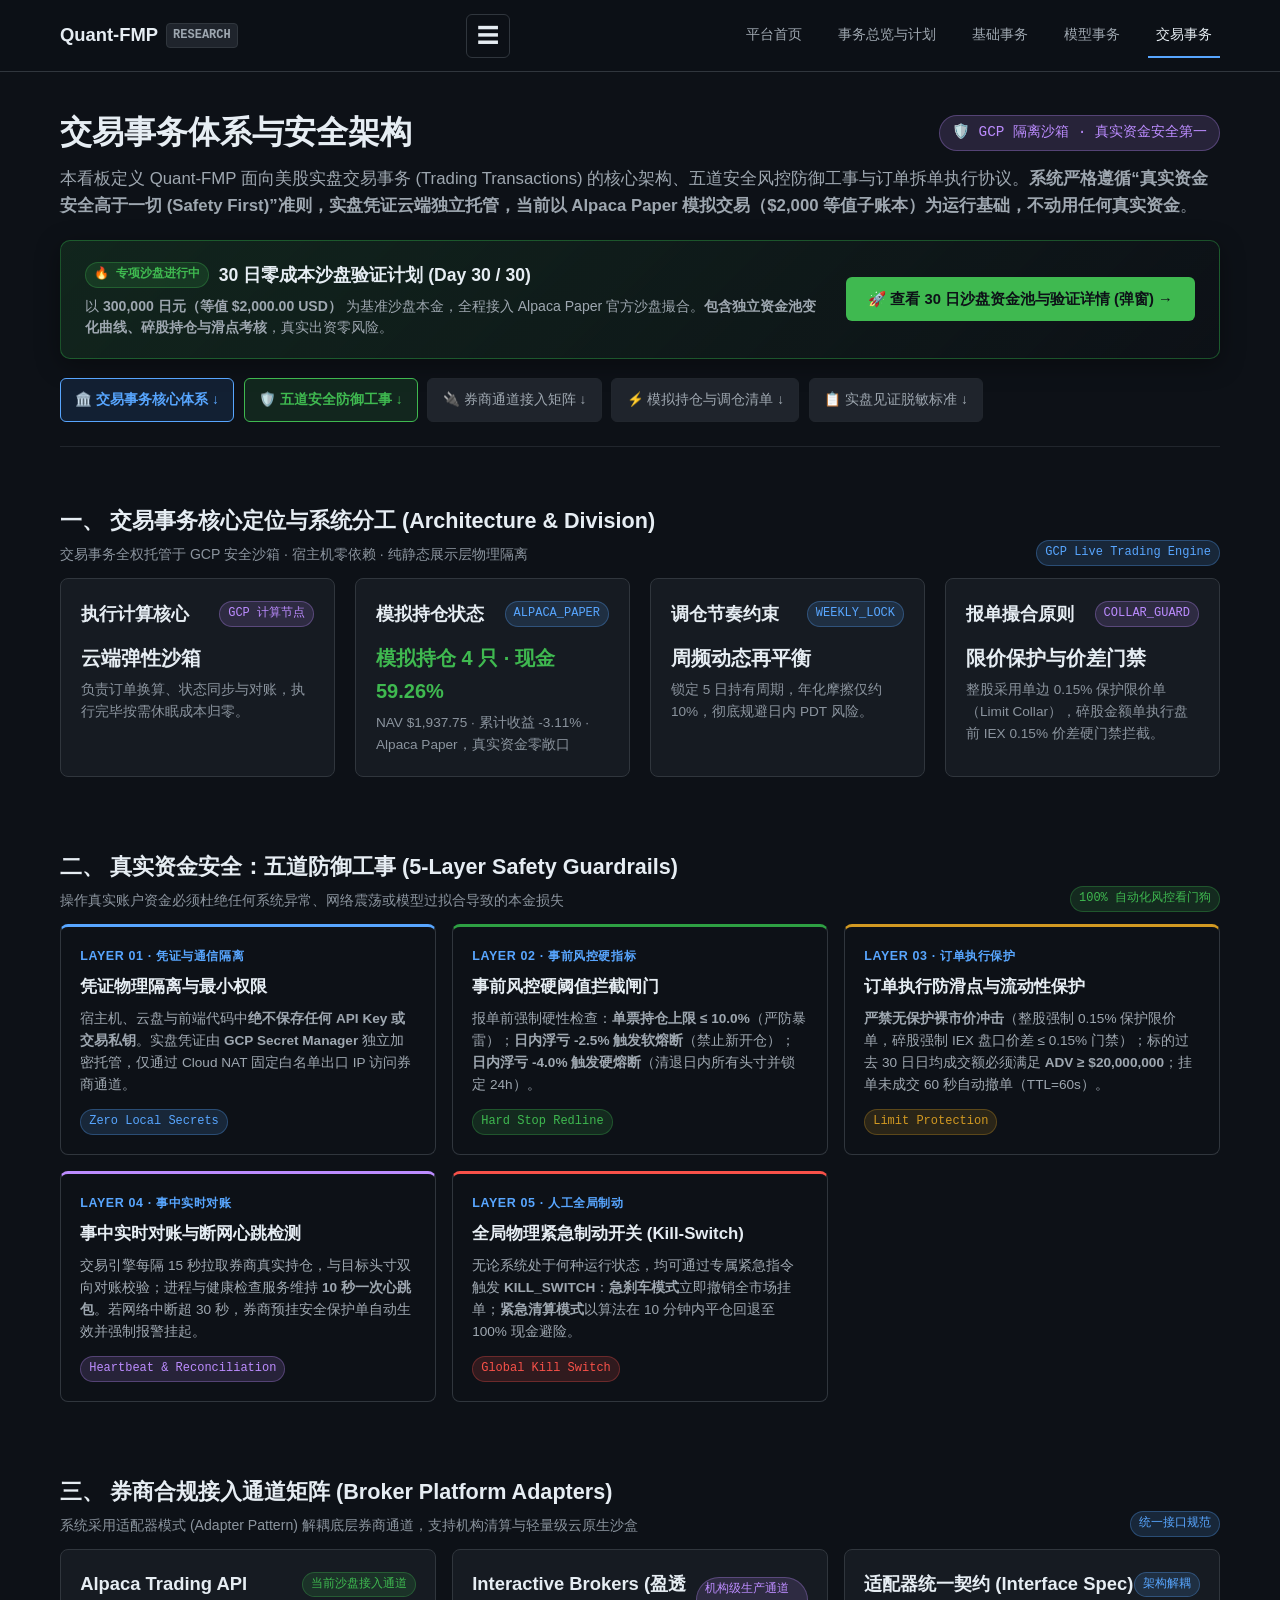
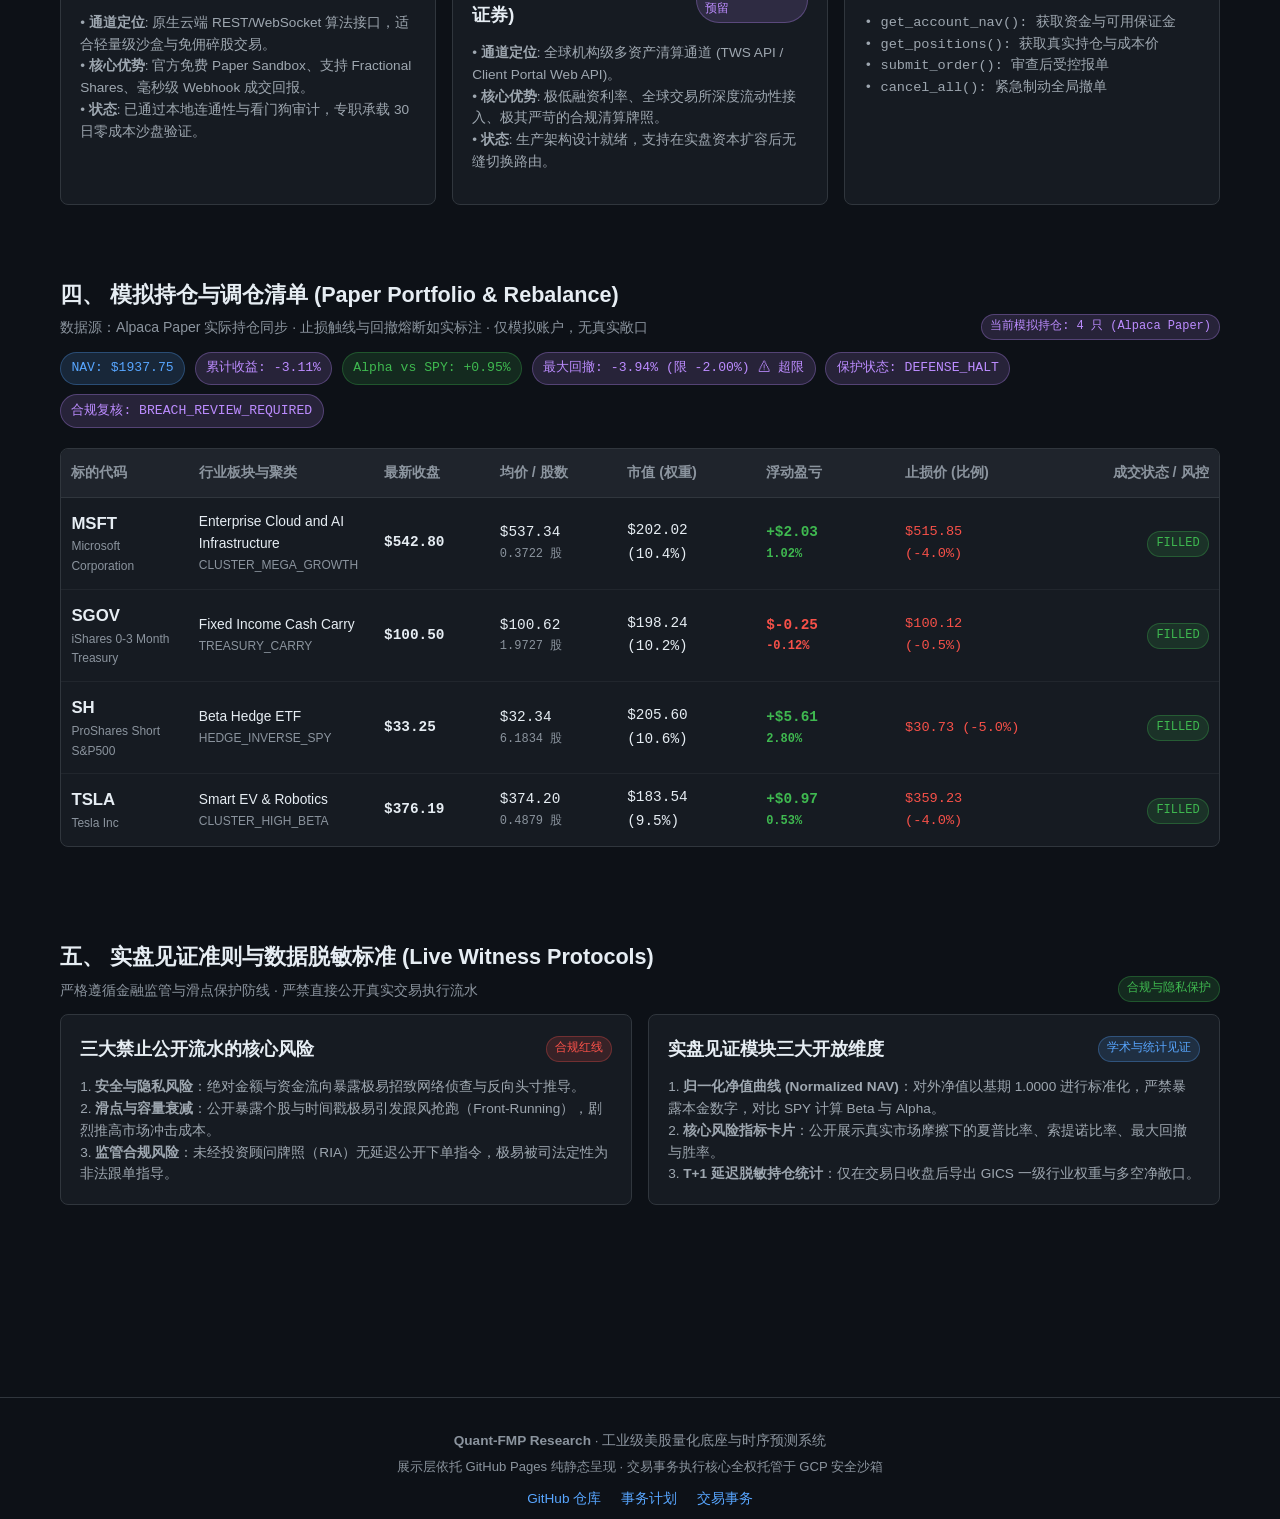
<file: trading-transactions.html>
<!DOCTYPE html>
<html lang="zh-CN">
<head>
  <meta charset="UTF-8">
  <meta name="viewport" content="width=device-width, initial-scale=1.0">
  <title>交易事务体系与安全架构 - Quant-FMP Research</title>
  <meta name="theme-color" content="#0d1117">
  <meta name="description" content="Quant-FMP 交易事务体系、30日零成本沙盘验证与合规风控看板">
  <meta http-equiv="Content-Security-Policy" content="default-src 'self'; script-src 'self' 'unsafe-inline'; style-src 'self' 'unsafe-inline'; img-src 'self' data:; connect-src 'self';">
  <!-- PWA (Progressive Web App) 支持 -->
  <link rel="manifest" href="manifest.webmanifest">
  <link rel="apple-touch-icon" href="assets/icons/apple-touch-icon.png">
  <meta name="apple-mobile-web-app-capable" content="yes">
  <meta name="apple-mobile-web-app-status-bar-style" content="black-translucent">
  <meta name="apple-mobile-web-app-title" content="Quant-FMP">
  <meta name="mobile-web-app-capable" content="yes">
  <link rel="icon" type="image/svg+xml" href="assets/favicon.svg">
  <link rel="stylesheet" href="assets/css/style.css?v=20261031_v4">
  <link rel="stylesheet" href="assets/css/components.css?v=20261031_v4">
  <link rel="stylesheet" href="assets/css/responsive.css?v=20261031_v4">
  <!-- PWA 渐进式应用核心注册脚本 -->
  <script src="assets/js/pwa-app.js" defer></script>
  <style>
    /* 进度条 */
    .progress-bar-container {
      width: 100%;
      height: 10px;
      background: var(--bg-secondary, #161b22);
      border-radius: 5px;
      overflow: hidden;
      margin: 0.5rem 0 1rem 0;
      border: 1px solid var(--border-color, #30363d);
    }
    .progress-bar-fill {
      height: 100%;
      background: linear-gradient(90deg, #238636, #2ea043);
      border-radius: 5px;
      transition: width 0.4s ease;
    }

    /* 30日沙盘专项弹窗样式 (Modal) */
    .modal-overlay {
      position: fixed;
      top: 0;
      left: 0;
      width: 100vw;
      height: 100vh;
      height: 100dvh;
      background: rgba(1, 4, 9, 0.82);
      backdrop-filter: blur(10px);
      -webkit-backdrop-filter: blur(10px);
      z-index: 9999;
      display: flex;
      justify-content: center;
      align-items: center;
      padding: 1.5rem;
      opacity: 0;
      visibility: hidden;
      transition: opacity 0.25s ease, visibility 0.25s ease;
    }
    .modal-overlay.active {
      opacity: 1;
      visibility: visible;
    }
    .modal-card {
      background: var(--bg-card, #0d1117);
      border: 1px solid var(--border-color, #30363d);
      border-radius: 12px;
      width: 100%;
      max-width: 980px;
      max-height: 92vh;
      max-height: 90dvh;
      display: flex;
      flex-direction: column;
      box-shadow: 0 24px 60px rgba(0, 0, 0, 0.9);
      transform: scale(0.96);
      transition: transform 0.25s ease;
      overflow: hidden;
    }
    .modal-overlay.active .modal-card {
      transform: scale(1);
    }
    .modal-header {
      padding: 1.25rem 1.5rem;
      border-bottom: 1px solid var(--border-color, #30363d);
      display: flex;
      justify-content: space-between;
      align-items: center;
      background: var(--bg-secondary, #161b22);
    }
    .modal-body {
      padding: 1.5rem;
      overflow-y: auto;
      flex: 1;
    }
    .modal-close-btn {
      background: transparent;
      border: 1px solid var(--border-color, #30363d);
      color: var(--text-muted, #8b949e);
      font-size: 1.25rem;
      cursor: pointer;
      line-height: 1;
      min-width: 44px;
      min-height: 44px;
      display: inline-flex;
      align-items: center;
      justify-content: center;
      padding: 0.5rem;
      border-radius: 6px;
      transition: color 0.15s ease, background 0.15s ease;
    }
    .modal-close-btn:hover {
      color: var(--text-primary, #ffffff);
      background: rgba(255, 255, 255, 0.08);
    }

    /* 17-terminal-adaptation-spec: 强制所有交互控件满足 >= 44x44px 物理触控热区 */
    .brand-logo,
    .nav-item,
    .menu-toggle,
    .catalog-pill,
    .btn,
    .pwa-install-btn,
    .footer-right a {
      min-height: 44px !important;
      min-width: 44px !important;
      display: inline-flex !important;
      align-items: center !important;
      justify-content: center !important;
      box-sizing: border-box !important;
    }

    /* 专项 Pilot 呼出横幅 */
    .pilot-banner {
      border: 1px solid rgba(46, 160, 67, 0.45);
      background: linear-gradient(135deg, rgba(46, 160, 67, 0.14) 0%, rgba(13, 17, 23, 0.95) 100%);
      border-radius: 10px;
      padding: 1.25rem 1.5rem;
      margin-top: 1.25rem;
      display: flex;
      justify-content: space-between;
      align-items: center;
      flex-wrap: wrap;
      gap: 1.2rem;
      box-shadow: 0 6px 24px rgba(0, 0, 0, 0.35);
    }

    /* 防线卡片 */
    .defense-card {
      padding: 1.2rem;
      border-radius: 8px;
      background: var(--bg-card, #0d1117);
      border: 1px solid var(--border-color, #30363d);
      display: flex;
      flex-direction: column;
      justify-content: space-between;
    }
    .defense-number {
      font-size: 0.78rem;
      font-weight: 700;
      color: var(--color-accent, #58a6ff);
      letter-spacing: 0.05em;
      margin-bottom: 0.35rem;
    }
    .defense-title {
      font-size: 1.05rem;
      font-weight: 700;
      color: var(--text-primary, #ffffff);
      margin-bottom: 0.5rem;
    }
    .defense-desc {
      font-size: 0.85rem;
      color: var(--text-secondary, #8b949e);
      line-height: 1.6;
      margin: 0;
    }
  </style>
</head>
<body>
  <header class="site-header">
    <div class="nav-container">
      <a href="index.html" class="brand-logo">Quant-FMP <span>RESEARCH</span></a>
      <button class="menu-toggle" id="menuToggle" aria-label="展开导航菜单">☰</button>
      <nav class="nav-links" id="navLinks">
        <a href="index.html" class="nav-item">平台首页</a>
        <a href="transactions.html" class="nav-item">事务总览与计划</a>
        <a href="base-data-transactions.html" class="nav-item">基础事务</a>
        <a href="model-transactions.html" class="nav-item">模型事务</a>
        <a href="trading-transactions.html" class="nav-item active">交易事务</a>
      </nav>
    </div>
  </header>

  <main class="docs-container">
    <article class="content-stream">
      <section class="article-header">
        <div style="display:flex; justify-content:space-between; align-items:center; flex-wrap:wrap; gap:0.5rem;">
          <h1 class="article-title" style="margin:0;">交易事务体系与安全架构</h1>
          <span class="badge badge-purple" style="font-size:0.9rem; padding:0.35rem 0.75rem;">🛡️ GCP 隔离沙箱 · 真实资金安全第一</span>
        </div>
        <p class="article-subtitle" style="margin-top:0.75rem;">
          本看板定义 Quant-FMP 面向美股实盘交易事务 (Trading Transactions) 的核心架构、五道安全风控防御工事与订单拆单执行协议。<strong>系统严格遵循“真实资金安全高于一切 (Safety First)”准则，实盘凭证云端独立托管，当前以 Alpaca Paper 模拟交易（$2,000 等值子账本）为运行基础，不动用任何真实资金</strong>。
        </p>

        <!-- 30 日零成本沙盘验证专项横幅 (Pilot Callout Banner) -->
        <div class="pilot-banner">
          <div style="flex:1; min-width:280px;">
            <div style="display:flex; align-items:center; gap:0.6rem; margin-bottom:0.4rem;">
              <span class="badge badge-green" style="font-weight:700;">🔥 专项沙盘进行中</span>
              <span id="bPilotBannerTitle" style="font-weight:700; color:var(--text-primary); font-size:1.1rem;">30 日模拟交易验证计划 (加载中…)</span>
            </div>
            <p style="font-size:0.88rem; color:var(--text-secondary); margin:0; line-height:1.5;">
              以 <strong>300,000 日元（等值 $2,000.00 USD）</strong> 为基准沙盘本金，全程接入 Alpaca Paper 官方沙盘撮合。<strong>包含独立资金池变化曲线、碎股持仓与滑点考核</strong>，真实出资零风险。
            </p>
          </div>
          <button id="btnOpenPilotModal" class="btn btn-primary" style="padding:0.7rem 1.4rem; font-size:0.92rem; font-weight:700; display:inline-flex; align-items:center; gap:0.5rem; background:var(--color-success); border-color:var(--color-success); cursor:pointer;">
            🚀 查看 30 日沙盘资金池与验证详情 (弹窗) →
          </button>
        </div>

        <!-- 锚点直达导航 -->
        <div style="display:flex; gap:0.6rem; margin-top:1.2rem; flex-wrap:wrap;">
          <a href="#sec-overview" class="catalog-pill active" style="text-decoration:none; background:rgba(56,139,253,0.12); border:1px solid var(--color-accent); color:var(--color-accent); font-weight:700;">
            🏛️ 交易事务核心体系 ↓
          </a>
          <a href="#sec-safety-guardrails" class="catalog-pill" style="text-decoration:none; background:rgba(46,160,67,0.15); border:1px solid var(--color-success); color:var(--color-success); font-weight:700;">
            🛡️ 五道安全防御工事 ↓
          </a>
          <a href="#sec-broker-adapters" class="catalog-pill" style="text-decoration:none;">🔌 券商通道接入矩阵 ↓</a>
          <a href="#sec-orders" class="catalog-pill" style="text-decoration:none;">⚡ 模拟持仓与调仓清单 ↓</a>
          <a href="#sec-witness-rules" class="catalog-pill" style="text-decoration:none;">📋 实盘见证脱敏标准 ↓</a>
        </div>
      </section>

      <!-- 模块一：交易事务核心体系与运行机制 -->
      <section id="sec-overview" style="margin-top:1.5rem;">
        <div style="display:flex; justify-content:space-between; align-items:flex-end; margin-bottom:0.75rem;">
          <div>
            <h2 style="font-size:1.35rem; margin:0; color:var(--text-primary);">一、 交易事务核心定位与系统分工 (Architecture & Division)</h2>
            <div style="font-size:0.88rem; color:var(--text-muted); margin-top:0.25rem;">
              交易事务全权托管于 GCP 安全沙箱 · 宿主机零依赖 · 纯静态展示层物理隔离
            </div>
          </div>
          <span class="badge badge-blue">GCP Live Trading Engine</span>
        </div>

        <!-- 四大系统职责卡片 -->
        <div class="grid-cards" style="grid-template-columns: repeat(auto-fit, minmax(220px, 1fr));">
          <div class="card">
            <div class="card-header">
              <span class="card-title">执行计算核心</span>
              <span class="badge badge-purple">GCP 计算节点</span>
            </div>
            <div style="font-size:1.25rem; font-weight:700; color:var(--text-primary); margin-top:0.35rem;">云端弹性沙箱</div>
            <p style="color:var(--text-muted); font-size:0.85rem; margin-top:0.25rem;">负责订单换算、状态同步与对账，执行完毕按需休眠成本归零。</p>
          </div>

          <div class="card">
            <div class="card-header">
              <span class="card-title">模拟持仓状态</span>
              <span class="badge badge-blue">ALPACA_PAPER</span>
            </div>
            <div id="cardHoldingsMain" style="font-size:1.25rem; font-weight:700; color:var(--color-success); margin-top:0.35rem;">加载中…</div>
            <p id="cardHoldingsSub" style="color:var(--text-muted); font-size:0.85rem; margin-top:0.25rem;">模拟账户持仓，真实资金物理隔离、零敞口。</p>
          </div>

          <div class="card">
            <div class="card-header">
              <span class="card-title">调仓节奏约束</span>
              <span class="badge badge-blue">WEEKLY_LOCK</span>
            </div>
            <div style="font-size:1.25rem; font-weight:700; color:var(--text-primary); margin-top:0.35rem;">周频动态再平衡</div>
            <p style="color:var(--text-muted); font-size:0.85rem; margin-top:0.25rem;">锁定 5 日持有周期，年化摩擦仅约 10%，彻底规避日内 PDT 风险。</p>
          </div>

          <div class="card">
            <div class="card-header">
              <span class="card-title">报单撮合原则</span>
              <span class="badge badge-purple">COLLAR_GUARD</span>
            </div>
            <div style="font-size:1.25rem; font-weight:700; color:var(--text-primary); margin-top:0.35rem;">限价保护与价差门禁</div>
            <p style="color:var(--text-muted); font-size:0.85rem; margin-top:0.25rem;">整股采用单边 0.15% 保护限价单（Limit Collar），碎股金额单执行盘前 IEX 0.15% 价差硬门禁拦截。</p>
          </div>
        </div>
      </section>

      <!-- 模块二：安全第一原则：五道防御工事 (5-Layer Safety Guardrails) -->
      <section id="sec-safety-guardrails" style="margin-top:2.5rem;">
        <div style="display:flex; justify-content:space-between; align-items:flex-end; margin-bottom:0.75rem;">
          <div>
            <h2 style="font-size:1.35rem; margin:0; color:var(--text-primary);">二、 真实资金安全：五道防御工事 (5-Layer Safety Guardrails)</h2>
            <div style="font-size:0.88rem; color:var(--text-muted); margin-top:0.25rem;">
              操作真实账户资金必须杜绝任何系统异常、网络震荡或模型过拟合导致的本金损失
            </div>
          </div>
          <span class="badge badge-green">100% 自动化风控看门狗</span>
        </div>

        <div class="grid-cards" style="grid-template-columns: repeat(auto-fit, minmax(280px, 1fr)); gap:1rem;">
          <!-- 防线一 -->
          <div class="defense-card" style="border-top:3px solid #58a6ff;">
            <div>
              <div class="defense-number">LAYER 01 · 凭证与通信隔离</div>
              <div class="defense-title">凭证物理隔离与最小权限</div>
              <p class="defense-desc">
                宿主机、云盘与前端代码中<strong>绝不保存任何 API Key 或交易私钥</strong>。实盘凭证由 <strong>GCP Secret Manager</strong> 独立加密托管，仅通过 Cloud NAT 固定白名单出口 IP 访问券商通道。
              </p>
            </div>
            <div style="margin-top:0.75rem;"><span class="badge badge-blue">Zero Local Secrets</span></div>
          </div>

          <!-- 防线二 -->
          <div class="defense-card" style="border-top:3px solid #2ea043;">
            <div>
              <div class="defense-number">LAYER 02 · 事前风控硬指标</div>
              <div class="defense-title">事前风控硬阈值拦截闸门</div>
              <p class="defense-desc">
                报单前强制硬性检查：<strong>单票持仓上限 ≤ 10.0%</strong>（严防暴雷）；<strong>日内浮亏 -2.5% 触发软熔断</strong>（禁止新开仓）；<strong>日内浮亏 -4.0% 触发硬熔断</strong>（清退日内所有头寸并锁定 24h）。
              </p>
            </div>
            <div style="margin-top:0.75rem;"><span class="badge badge-green">Hard Stop Redline</span></div>
          </div>

          <!-- 防线三 -->
          <div class="defense-card" style="border-top:3px solid #d29922;">
            <div>
              <div class="defense-number">LAYER 03 · 订单执行保护</div>
              <div class="defense-title">订单执行防滑点与流动性保护</div>
              <p class="defense-desc">
                <strong>严禁无保护裸市价冲击</strong>（整股强制 0.15% 保护限价单，碎股强制 IEX 盘口价差 ≤ 0.15% 门禁）；标的过去 30 日日均成交额必须满足 <strong>ADV ≥ $20,000,000</strong>；挂单未成交 60 秒自动撤单（TTL=60s）。
              </p>
            </div>
            <div style="margin-top:0.75rem;"><span class="badge badge-amber">Limit Protection</span></div>
          </div>

          <!-- 防线四 -->
          <div class="defense-card" style="border-top:3px solid #bc8cff;">
            <div>
              <div class="defense-number">LAYER 04 · 事中实时对账</div>
              <div class="defense-title">事中实时对账与断网心跳检测</div>
              <p class="defense-desc">
                交易引擎每隔 15 秒拉取券商真实持仓，与目标头寸双向对账校验；进程与健康检查服务维持 <strong>10 秒一次心跳包</strong>。若网络中断超 30 秒，券商预挂安全保护单自动生效并强制报警挂起。
              </p>
            </div>
            <div style="margin-top:0.75rem;"><span class="badge badge-purple">Heartbeat & Reconciliation</span></div>
          </div>

          <!-- 防线五 -->
          <div class="defense-card" style="border-top:3px solid #f85149;">
            <div>
              <div class="defense-number">LAYER 05 · 人工全局制动</div>
              <div class="defense-title">全局物理紧急制动开关 (Kill-Switch)</div>
              <p class="defense-desc">
                无论系统处于何种运行状态，均可通过专属紧急指令触发 <strong>KILL_SWITCH</strong>：<strong>急刹车模式</strong>立即撤销全市场挂单；<strong>紧急清算模式</strong>以算法在 10 分钟内平仓回退至 100% 现金避险。
              </p>
            </div>
            <div style="margin-top:0.75rem;"><span class="badge badge-red">Global Kill Switch</span></div>
          </div>
        </div>
      </section>

      <!-- 模块三：券商通道抽象与合规接入矩阵 -->
      <section id="sec-broker-adapters" style="margin-top:2.5rem;">
        <div style="display:flex; justify-content:space-between; align-items:flex-end; margin-bottom:0.75rem;">
          <div>
            <h2 style="font-size:1.35rem; margin:0; color:var(--text-primary);">三、 券商合规接入通道矩阵 (Broker Platform Adapters)</h2>
            <div style="font-size:0.88rem; color:var(--text-muted); margin-top:0.25rem;">
              系统采用适配器模式 (Adapter Pattern) 解耦底层券商通道，支持机构清算与轻量级云原生沙盒
            </div>
          </div>
          <span class="badge badge-blue">统一接口规范</span>
        </div>

        <div class="grid-cards" style="grid-template-columns: repeat(auto-fit, minmax(280px, 1fr)); gap:1rem;">
          <div class="card" style="padding:1.2rem;">
            <div class="card-header">
              <span class="card-title">Alpaca Trading API</span>
              <span class="badge badge-green">当前沙盘接入通道</span>
            </div>
            <p style="font-size:0.85rem; color:var(--text-secondary); line-height:1.6; margin:0.5rem 0 0.75rem 0;">
              • <strong>通道定位</strong>: 原生云端 REST/WebSocket 算法接口，适合轻量级沙盒与免佣碎股交易。<br/>
              • <strong>核心优势</strong>: 官方免费 Paper Sandbox、支持 Fractional Shares、毫秒级 Webhook 成交回报。<br/>
              • <strong>状态</strong>: 已通过本地连通性与看门狗审计，专职承载 30 日零成本沙盘验证。
            </p>
          </div>

          <div class="card" style="padding:1.2rem;">
            <div class="card-header">
              <span class="card-title">Interactive Brokers (盈透证券)</span>
              <span class="badge badge-purple">机构级生产通道预留</span>
            </div>
            <p style="font-size:0.85rem; color:var(--text-secondary); line-height:1.6; margin:0.5rem 0 0.75rem 0;">
              • <strong>通道定位</strong>: 全球机构级多资产清算通道 (TWS API / Client Portal Web API)。<br/>
              • <strong>核心优势</strong>: 极低融资利率、全球交易所深度流动性接入、极其严苛的合规清算牌照。<br/>
              • <strong>状态</strong>: 生产架构设计就绪，支持在实盘资本扩容后无缝切换路由。
            </p>
          </div>

          <div class="card" style="padding:1.2rem;">
            <div class="card-header">
              <span class="card-title">适配器统一契约 (Interface Spec)</span>
              <span class="badge badge-blue">架构解耦</span>
            </div>
            <p style="font-size:0.85rem; color:var(--text-secondary); line-height:1.6; font-family:var(--font-mono); margin:0.5rem 0 0 0;">
              • <code>get_account_nav()</code>: 获取资金与可用保证金<br/>
              • <code>get_positions()</code>: 获取真实持仓与成本价<br/>
              • <code>submit_order()</code>: 审查后受控报单<br/>
              • <code>cancel_all()</code>: 紧急制动全局撤单
            </p>
          </div>
        </div>
      </section>

      <!-- 模块四：周频头寸换算与调仓参考清单 -->
      <section id="sec-orders" style="margin-top:2.5rem;">
        <div style="display:flex; justify-content:space-between; align-items:flex-end; margin-bottom:0.75rem;">
          <div>
            <h2 style="font-size:1.35rem; margin:0; color:var(--text-primary);">四、 模拟持仓与调仓清单 (Paper Portfolio & Rebalance)</h2>
            <div style="font-size:0.88rem; color:var(--text-muted); margin-top:0.25rem;">
              数据源：Alpaca Paper 实际持仓同步 · 止损触线与回撤熔断如实标注 · 仅模拟账户，无真实敞口
            </div>
          </div>
          <span id="badgeHoldingsCount" class="badge badge-purple">模拟持仓加载中…</span>
        </div>

        <div id="paperKpiStrip" style="display:flex; gap:0.6rem; flex-wrap:wrap; margin-bottom:0.75rem;"></div>
        <div class="table-wrapper">
          <table class="data-table">
            <thead>
              <tr>
                <th style="width:11%;">标的代码</th>
                <th style="width:16%;">行业板块与聚类</th>
                <th style="width:10%;">最新收盘</th>
                <th style="width:11%;">均价 / 股数</th>
                <th style="width:12%;">市值 (权重)</th>
                <th style="width:12%;">浮动盈亏</th>
                <th style="width:12%;">止损价 (比例)</th>
                <th style="width:16%; text-align:right;">成交状态 / 风控</th>
              </tr>
            </thead>
            <tbody id="ordersTableBody">
              <tr><td colspan="8" style="text-align:center; color:var(--text-muted);">正在加载模拟持仓与调仓数据...</td></tr>
            </tbody>
          </table>
        </div>
      </section>

      <!-- 模块五：实盘见证脱敏标准与合规准则 -->
      <section id="sec-witness-rules" style="margin-top:2.5rem; margin-bottom:3rem;">
        <div style="display:flex; justify-content:space-between; align-items:flex-end; margin-bottom:0.75rem;">
          <div>
            <h2 style="font-size:1.35rem; margin:0; color:var(--text-primary);">五、 实盘见证准则与数据脱敏标准 (Live Witness Protocols)</h2>
            <div style="font-size:0.88rem; color:var(--text-muted); margin-top:0.25rem;">
              严格遵循金融监管与滑点保护防线 · 严禁直接公开真实交易执行流水
            </div>
          </div>
          <span class="badge badge-green">合规与隐私保护</span>
        </div>

        <div class="grid-cards" style="grid-template-columns: repeat(auto-fit, minmax(280px, 1fr)); gap:1rem;">
          <div class="card" style="padding:1.2rem;">
            <div class="card-header">
              <span class="card-title">三大禁止公开流水的核心风险</span>
              <span class="badge badge-red">合规红线</span>
            </div>
            <p style="font-size:0.85rem; color:var(--text-secondary); line-height:1.6; margin:0.5rem 0 0 0;">
              1. <strong>安全与隐私风险</strong>：绝对金额与资金流向暴露极易招致网络侦查与反向头寸推导。<br/>
              2. <strong>滑点与容量衰减</strong>：公开暴露个股与时间戳极易引发跟风抢跑（Front-Running），剧烈推高市场冲击成本。<br/>
              3. <strong>监管合规风险</strong>：未经投资顾问牌照（RIA）无延迟公开下单指令，极易被司法定性为非法跟单指导。
            </p>
          </div>

          <div class="card" style="padding:1.2rem;">
            <div class="card-header">
              <span class="card-title">实盘见证模块三大开放维度</span>
              <span class="badge badge-blue">学术与统计见证</span>
            </div>
            <p style="font-size:0.85rem; color:var(--text-secondary); line-height:1.6; margin:0.5rem 0 0 0;">
              1. <strong>归一化净值曲线 (Normalized NAV)</strong>：对外净值以基期 1.0000 进行标准化，严禁暴露本金数字，对比 SPY 计算 Beta 与 Alpha。<br/>
              2. <strong>核心风险指标卡片</strong>：公开展示真实市场摩擦下的夏普比率、索提诺比率、最大回撤与胜率。<br/>
              3. <strong>T+1 延迟脱敏持仓统计</strong>：仅在交易日收盘后导出 GICS 一级行业权重与多空净敞口。
            </p>
          </div>
        </div>
      </section>
    </article>
  </main>

  <!-- ==============================================================================
       “30 日零成本沙盘验证” 独立交互弹窗 (Modal Dialog - 承载全部沙盘资金池与验证细节)
       ============================================================================== -->
  <div id="pilotModal" class="modal-overlay" role="dialog" aria-modal="true" aria-labelledby="modalTitle">
    <div class="modal-card">
      <div class="modal-header">
        <div>
          <h3 id="modalTitle" style="margin:0; font-size:1.25rem; color:var(--text-primary); display:flex; align-items:center; gap:0.5rem; flex-wrap:wrap;">
            <span>🛡️ 30 日零成本沙盘验证计划 (Zero-Cost Live Pilot)</span>
            <span class="badge badge-green" id="mPilotBadge">运行中 (Day 1 / 30)</span>
          </h3>
          <p style="margin:0.25rem 0 0 0; font-size:0.84rem; color:var(--text-muted);">
            基准本金：300,000 日元（等值 $2,000.00 USD） · Alpaca Paper Sandbox 官方撮合 · 0 真实出资风险
          </p>
        </div>
        <button class="modal-close-btn" id="btnCloseModal" aria-label="关闭弹窗">✕</button>
      </div>

      <div class="modal-body">
        <!-- 专区 1：推进进度条 -->
        <div style="margin-bottom:1.25rem;">
          <div style="display:flex; justify-content:space-between; font-size:0.88rem; font-weight:600; margin-bottom:0.35rem;">
            <span>30 日沙盘验证推进进度</span>
            <span id="mProgressText">第 1 天 / 共 30 天 (3.3%)</span>
          </div>
          <div class="progress-bar-container" style="margin:0;">
            <div class="progress-bar-fill" id="mProgressBar" style="width: 3.33%;"></div>
          </div>
          <div style="display:flex; justify-content:space-between; font-size:0.8rem; color:var(--text-muted); margin-top:0.35rem;">
            <span>起航日: 2026-10-10</span>
            <span id="mPhaseText">当前阶段: 运行中</span>
            <span>结项评估: 2026-11-09</span>
          </div>
        </div>

        <!-- 专区 1.5：Alpaca Paper 官方虚拟账户联动状态看板 (Live API Verified) -->
        <div class="card" style="padding:0.85rem 1rem; margin-bottom:1.25rem; border-left:4px solid #2ea043; background:rgba(35,134,54,0.06);">
          <div style="display:flex; justify-content:space-between; align-items:center; flex-wrap:wrap; gap:0.5rem; margin-bottom:0.4rem;">
            <div style="display:flex; align-items:center; gap:0.5rem;">
              <span style="display:inline-block; width:10px; height:10px; border-radius:50%; background:#2ea043; box-shadow:0 0 8px #2ea043;"></span>
              <strong style="color:var(--text-primary); font-size:0.92rem;">Alpaca Paper 官方虚拟沙箱实操通道已接入 (API Live Verified)</strong>
            </div>
            <span class="badge badge-green" id="mAlpacaStatusBadge">ACTIVE · 鉴权有效</span>
          </div>
          <div style="display:grid; grid-template-columns:repeat(auto-fit, minmax(200px, 1fr)); gap:0.6rem; font-size:0.8rem; color:var(--text-secondary); font-family:var(--font-mono);">
            <div>• 虚拟账户标识: <span style="color:var(--text-primary);" id="mAlpacaAccId">1a63d717...93e5</span></div>
            <div>• 子账本隔离配额: <span style="color:var(--color-success); font-weight:700;">$2,000.00 USD (30W JPY)</span></div>
            <div>• 挂单队列状态: <span style="color:#d29922; font-weight:700;" id="mAlpacaQueue">订单状态同步中</span></div>
            <div>• 撮合排队提示: <span style="color:var(--text-muted);" id="mAlpacaNote">Alpaca Paper 官方撮合</span></div>
          </div>
        </div>

        <!-- 专区 2：6 大核心沙盘资金指标卡 -->
        <div class="grid-cards" style="grid-template-columns: repeat(auto-fit, minmax(140px, 1fr)); gap:0.75rem; margin-bottom:1.5rem;">
          <div class="card" style="padding:0.75rem;">
            <div style="font-size:0.75rem; color:var(--text-muted);">沙盘净值 (NAV)</div>
            <div style="font-size:1.2rem; font-weight:700; color:var(--color-success);" class="tabular-numbers" id="mValNav">$2,000.00</div>
            <div style="font-size:0.72rem; color:var(--text-muted); margin-top:0.2rem;" id="mSubNav">基准: 1.0000</div>
          </div>
          <div class="card" style="padding:0.75rem;">
            <div style="font-size:0.75rem; color:var(--text-muted);">股票碎股持仓</div>
            <div style="font-size:1.2rem; font-weight:700;" class="tabular-numbers" id="mValEquity">$1,400.00</div>
            <div style="font-size:0.72rem; color:var(--text-muted); margin-top:0.2rem;" id="mSubEquity">持仓计算中</div>
          </div>
          <div class="card" style="padding:0.75rem;">
            <div style="font-size:0.75rem; color:var(--text-muted);">现金防守储备</div>
            <div style="font-size:1.2rem; font-weight:700; color:var(--color-warning);" class="tabular-numbers" id="mValCash">$600.00</div>
            <div style="font-size:0.72rem; color:var(--text-muted); margin-top:0.2rem;" id="mSubCash">现金缓冲</div>
          </div>
          <div class="card" style="padding:0.75rem;">
            <div style="font-size:0.75rem; color:var(--text-muted);">全月累计收益</div>
            <div style="font-size:1.2rem; font-weight:700; color:var(--color-success);" class="tabular-numbers" id="mValReturn">+0.00%</div>
            <div style="font-size:0.72rem; color:var(--text-muted); margin-top:0.2rem;" id="mSubReturn">vs SPY --</div>
          </div>
          <div class="card" style="padding:0.75rem;">
            <div style="font-size:0.75rem; color:var(--text-muted);">最大回撤 (限≤2%)</div>
            <div style="font-size:1.2rem; font-weight:700;" class="tabular-numbers" id="mValDrawdown">0.00%</div>
            <div style="font-size:0.72rem; color:var(--text-muted); margin-top:0.2rem;" id="mSubDrawdown">风控限制: -2.00%</div>
          </div>
          <div class="card" style="padding:0.75rem;">
            <div style="font-size:0.75rem; color:var(--text-muted);">PDT 安全计数</div>
            <div style="font-size:1.2rem; font-weight:700;" class="tabular-numbers" id="mValPdt">0 / 3 次</div>
            <div style="font-size:0.72rem; color:var(--text-muted); margin-top:0.2rem;">严格无日内冲销</div>
          </div>
        </div>

        <!-- 专区 3：资金池与净值变化曲线图 (移动至弹窗中) -->
        <div style="margin-bottom:1.5rem;">
          <div style="display:flex; justify-content:space-between; align-items:center; margin-bottom:0.6rem; flex-wrap:wrap; gap:0.5rem;">
            <h4 style="margin:0; font-size:1rem; color:var(--text-primary); display:flex; align-items:center; gap:0.4rem;">
              <span>📈 资金池与净值变化走势 (Capital Pool & NAV Curve)</span>
            </h4>
            <div style="display:flex; gap:0.4rem; align-items:center;">
              <button id="btnViewNorm" class="btn btn-primary" style="padding:0.25rem 0.6rem; font-size:0.78rem; font-weight:700;">净值走势 (vs SPY)</button>
              <button id="btnViewUsd" class="btn" style="padding:0.25rem 0.6rem; font-size:0.78rem; border:1px solid var(--border-color); color:var(--text-secondary); background:transparent;">资产构成 (USD)</button>
            </div>
          </div>

          <div class="card" style="padding:1rem;">
            <div id="chartTooltip" style="font-family:var(--font-mono); font-size:0.82rem; color:var(--text-primary); margin-bottom:0.5rem; min-height:22px; display:flex; justify-content:space-between; align-items:center; flex-wrap:wrap; background:rgba(22,27,34,0.6); padding:0.35rem 0.6rem; border-radius:4px; border:1px solid var(--border-color);">
              <span>提示: 鼠标移入曲线上查看每日资金池变化细节</span>
              <span style="color:var(--text-muted); font-size:0.75rem;">每日收盘 T+1 自动归档</span>
            </div>

            <!-- SVG 动态绘制容器 -->
            <div id="chartSvgWrapper" style="width:100%; height:230px; position:relative; overflow:visible;">
              <!-- 由 JS 渲染 -->
            </div>

            <div style="display:flex; justify-content:center; gap:1.2rem; margin-top:0.75rem; font-size:0.78rem; font-family:var(--font-mono); flex-wrap:wrap;">
              <span style="display:flex; align-items:center; gap:0.35rem; color:var(--color-success); font-weight:600;">
                <span style="display:inline-block; width:12px; height:3px; background:#2ea043; border-radius:2px;"></span> 沙盘总净值 (NAV)
              </span>
              <span id="legendSeries2" style="display:flex; align-items:center; gap:0.35rem; color:#bc8cff; font-weight:600;">
                <span id="legendSeries2Icon" style="display:inline-block; width:12px; height:2px; background:#bc8cff; border-top:1px dashed #bc8cff;"></span> <span id="legendSeries2Text">标普500基准 (SPY)</span>
              </span>
              <span id="legendCashLine" style="display:none; align-items:center; gap:0.35rem; color:#d29922; font-weight:600;">
                <span style="display:inline-block; width:12px; height:2px; background:#d29922; border-top:1px dashed #d29922;"></span> 现金缓冲线 ($600)
              </span>
            </div>
          </div>
        </div>

        <!-- 专区 4：模拟组合持仓与碎股分配表格 -->
        <div style="display:flex; justify-content:space-between; align-items:center; margin-bottom:0.5rem; flex-wrap:wrap; gap:0.5rem;">
          <h4 id="mHoldingsTitle" style="margin:0; font-size:1rem; color:var(--text-primary);">模拟组合实际持仓明细 (Alpaca Paper 官方撮合)</h4>
          <span id="mHoldingsSubTitle" style="font-size:0.75rem; color:var(--color-success); font-family:var(--font-mono);">
            ● 订单全部由 Alpaca Paper 执行成交 · 止损与碎股如实结算
          </span>
        </div>
        <div class="table-wrapper" style="margin-bottom:1.5rem;">
          <table class="data-table" style="font-size:0.84rem;">
            <thead>
              <tr>
                <th>代码</th>
                <th>板块</th>
                <th>最新价</th>
                <th>碎股股数</th>
                <th>分配金额 (权重)</th>
                <th>Alpaca 沙箱订单状态</th>
                <th>止损价 (比例)</th>
                <th>止盈目标</th>
                <th style="text-align:right;">置信度</th>
              </tr>
            </thead>
            <tbody id="mHoldingsTableBody">
              <tr><td colspan="9" style="text-align:center; color:var(--text-muted);">加载中...</td></tr>
            </tbody>
          </table>
        </div>

        <!-- 专区 4.5：已平仓/减仓历史与止损穿仓审计台账 (Closed Positions & Stop-Loss Audit) -->
        <div style="display:flex; justify-content:space-between; align-items:center; margin-bottom:0.5rem; flex-wrap:wrap; gap:0.5rem;">
          <h4 style="margin:0; font-size:1rem; color:var(--text-primary);">已平仓/减仓历史与止损穿仓审计台账 (Alpaca 成交回执穿透)</h4>
          <span style="font-size:0.75rem; color:var(--text-muted); font-family:var(--font-mono);">
            ● 区分 PROFIT_LOCK_TRIM / CAP_COMPLIANCE_TRIM / REBALANCE_ROTATION / HARD_STOP_LOSS_EXIT · 订单 UUID 已脱敏
          </span>
        </div>
        <div class="table-wrapper" style="margin-bottom:1.5rem;">
          <table class="data-table" style="font-size:0.82rem;">
            <thead>
              <tr>
                <th>代码</th>
                <th>成交股数</th>
                <th>买入均价</th>
                <th>平仓均价</th>
                <th>已实现盈亏 (比例)</th>
                <th>实测滑点</th>
                <th>脱敏单号</th>
                <th>平仓时间 (UTC)</th>
                <th style="text-align:right;">归因类型</th>
              </tr>
            </thead>
            <tbody id="mClosedTableBody">
              <tr><td colspan="9" style="text-align:center; color:var(--text-muted);">加载中...</td></tr>
            </tbody>
          </table>
        </div>

        <!-- 专区 5：4 周推进路线 -->
        <h4 style="margin:0 0 0.5rem 0; font-size:1rem; color:var(--text-primary);">4 周推进路线与考核阶段</h4>
        <div class="grid-cards" id="mMilestonesContainer" style="grid-template-columns: repeat(auto-fit, minmax(240px, 1fr)); gap:0.75rem; margin-bottom:1.5rem;">
          <!-- JS 渲染 -->
        </div>

        <!-- 专区 6：5 大毕业准入考核指标 -->
        <h4 style="margin:0 0 0.5rem 0; font-size:1rem; color:var(--text-primary);">实盘“毕业考核指标”（5 项硬性准入门槛）</h4>
        <div class="table-wrapper">
          <table class="data-table" style="font-size:0.84rem;">
            <thead>
              <tr>
                <th>考核指标</th>
                <th>门槛要求</th>
                <th>当前沙盘表现</th>
                <th>风控意图</th>
              </tr>
            </thead>
            <tbody id="mGraduationTableBody">
              <tr>
                <td><strong>全月最大回撤 (MaxDD)</strong></td>
                <td><strong>&le; 2.00%</strong></td>
                <td id="mGradValMdd"><span class="badge badge-purple">-3.69% (超限)</span></td>
                <td>安全底线，防止大盘急跌破坏本金</td>
              </tr>
              <tr>
                <td><strong>订单执行成功率</strong></td>
                <td><strong>100.0%</strong></td>
                <td id="mGradValExec"><span class="badge badge-green">100.0% (达标)</span></td>
                <td>无任何卡单、漏单与网络异常死锁</td>
              </tr>
              <tr>
                <td><strong>平均单边执行滑点</strong></td>
                <td><strong>&le; 0.15%</strong></td>
                <td id="mGradValSlip"><span class="badge badge-green">&le; 0.15% (达标)</span></td>
                <td>限价保护机制有效，碎股价格公允</td>
              </tr>
              <tr>
                <td><strong>超额基准收益 (Alpha vs SPY)</strong></td>
                <td><strong>&gt; 0.00%</strong></td>
                <td id="mGradValAlpha"><span class="badge badge-purple">-1.36% (落后基准)</span></td>
                <td>多因子选股与波段择时跑赢被动指数</td>
              </tr>
              <tr>
                <td><strong>单票集中度合规率</strong></td>
                <td><strong>100.0% (&le;10%)</strong></td>
                <td id="mGradValCap"><span class="badge badge-purple">98.5% (需复核)</span></td>
                <td>杜绝单一股票黑天鹅重仓暴雷</td>
              </tr>
            </tbody>
          </table>
        </div>
      </div>
    </div>
  </div>

  <footer class="site-footer">
    <div class="footer-container">
      <div class="footer-left">
        <p><strong>Quant-FMP Research</strong> · 工业级美股量化底座与时序预测系统</p>
        <p style="color:var(--text-muted); font-size:0.82rem; margin-top:0.25rem;">
          展示层依托 GitHub Pages 纯静态呈现 · 交易事务执行核心全权托管于 GCP 安全沙箱
        </p>
      </div>
      <div class="footer-right">
        <a href="https://github.com/QQDDTT/Quant-FMP" target="_blank" rel="noopener">GitHub 仓库</a>
        <a href="transactions.html">事务计划</a>
        <a href="trading-transactions.html">交易事务</a>
      </div>
    </div>
  </footer>

  <script>
    // HTML 实体安全转义函数（防止 DOM XSS）
    function esc(str) {
      if (str == null) return '';
      return String(str)
        .replace(/&/g, '&amp;')
        .replace(/</g, '&lt;')
        .replace(/>/g, '&gt;')
        .replace(/"/g, '&quot;')
        .replace(/'/g, '&#39;');
    }

    // 移动端菜单切换（同步切换 open 与 active 类，匹配 responsive.css）
    const menuToggle = document.getElementById('menuToggle');
    const navLinks = document.getElementById('navLinks');
    if (menuToggle && navLinks) {
      menuToggle.addEventListener('click', () => {
        const isOpen = navLinks.classList.toggle('open');
        navLinks.classList.toggle('active', isOpen);
        menuToggle.setAttribute('aria-expanded', isOpen ? 'true' : 'false');
      });
    }

    // 弹窗逻辑
    const pilotModal = document.getElementById('pilotModal');
    const btnOpenModal = document.getElementById('btnOpenPilotModal');
    const btnCloseModal = document.getElementById('btnCloseModal');

    function openPilotModal() {
      if (pilotModal) {
        pilotModal.classList.add('active');
        // 打开弹窗时重新渲染一下曲线图以确保容器宽度准确
        setTimeout(() => {
          if (globalEquityCurve.length > 0) renderCapitalCurve(globalEquityCurve, currentViewMode);
        }, 50);
      }
    }
    function closePilotModal() {
      if (pilotModal) pilotModal.classList.remove('active');
    }

    if (btnOpenModal) btnOpenModal.addEventListener('click', openPilotModal);
    if (btnCloseModal) btnCloseModal.addEventListener('click', closePilotModal);
    if (pilotModal) {
      pilotModal.addEventListener('click', e => {
        if (e.target === pilotModal) closePilotModal();
      });
    }
    window.addEventListener('keydown', e => {
      if (e.key === 'Escape' && pilotModal && pilotModal.classList.contains('active')) {
        closePilotModal();
      }
    });

    // 弹窗内资金池曲线逻辑
    let currentViewMode = 'norm'; // 'norm' | 'usd'
    let globalEquityCurve = [];

    function setupChartToggles() {
      const btnNorm = document.getElementById('btnViewNorm');
      const btnUsd = document.getElementById('btnViewUsd');
      if (!btnNorm || !btnUsd) return;

      btnNorm.addEventListener('click', () => {
        currentViewMode = 'norm';
        btnNorm.className = 'btn btn-primary';
        btnNorm.style.background = 'var(--color-primary, #1f6feb)';
        btnNorm.style.color = '#ffffff';
        btnUsd.className = 'btn';
        btnUsd.style.background = 'transparent';
        btnUsd.style.color = 'var(--text-secondary)';
        renderCapitalCurve(globalEquityCurve, currentViewMode);
      });

      btnUsd.addEventListener('click', () => {
        currentViewMode = 'usd';
        btnUsd.className = 'btn btn-primary';
        btnUsd.style.background = 'var(--color-primary, #1f6feb)';
        btnUsd.style.color = '#ffffff';
        btnNorm.className = 'btn';
        btnNorm.style.background = 'transparent';
        btnNorm.style.color = 'var(--text-secondary)';
        renderCapitalCurve(globalEquityCurve, currentViewMode);
      });
    }

    function renderCapitalCurve(dataList, mode) {
      const container = document.getElementById('chartSvgWrapper');
      const tooltip = document.getElementById('chartTooltip');
      if (!container || !dataList || dataList.length === 0) return;

      const width = container.clientWidth || 750;
      const height = 230;
      const pad = { top: 20, right: 30, bottom: 30, left: 60 };
      const innerW = width - pad.left - pad.right;
      const innerH = height - pad.top - pad.bottom;

      // 图例模式联动
      const leg2 = document.getElementById('legendSeries2');
      const leg2Icon = document.getElementById('legendSeries2Icon');
      const leg2Text = document.getElementById('legendSeries2Text');
      const legCash = document.getElementById('legendCashLine');
      if (leg2 && leg2Icon && leg2Text) {
        if (mode === 'norm') {
          leg2.style.color = '#bc8cff';
          leg2Icon.style.background = '#bc8cff';
          leg2Icon.style.borderTop = '1px dashed #bc8cff';
          leg2Text.textContent = '标普500基准 (SPY)';
          if (legCash) legCash.style.display = 'none';
        } else {
          leg2.style.color = '#58a6ff';
          leg2Icon.style.background = '#58a6ff';
          leg2Icon.style.borderTop = 'none';
          leg2Icon.style.height = '3px';
          leg2Text.textContent = '股票持仓市值';
          if (legCash) legCash.style.display = 'inline-flex';
        }
      }

      let vals = [];
      if (mode === 'norm') {
        dataList.forEach(d => {
          vals.push(d.normalized_nav);
          if (d.benchmark_spy_normalized) vals.push(d.benchmark_spy_normalized);
        });
      } else {
        dataList.forEach(d => {
          vals.push(d.total_nav_usd);
          vals.push(d.equity_holdings_usd);
          vals.push(d.cash_reserve_usd);
        });
      }

      let minVal = Math.min(...vals);
      let maxVal = Math.max(...vals);
      const span = maxVal - minVal;
      const margin = span === 0 ? (mode === 'norm' ? 0.02 : 50) : span * 0.18;
      minVal = minVal - margin;
      maxVal = maxVal + margin;

      const getX = i => pad.left + (i / (dataList.length - 1)) * innerW;
      const getY = v => pad.top + innerH - ((v - minVal) / (maxVal - minVal)) * innerH;

      const navPoints = dataList.map((d, i) => `${getX(i).toFixed(1)},${getY(mode === 'norm' ? d.normalized_nav : d.total_nav_usd).toFixed(1)}`).join(' L ');
      const areaClose = `L ${getX(dataList.length - 1).toFixed(1)},${pad.top + innerH} L ${getX(0).toFixed(1)},${pad.top + innerH} Z`;

      let spyOrEquityPath = '';
      if (mode === 'norm') {
        spyOrEquityPath = dataList.map((d, i) => `${getX(i).toFixed(1)},${getY(d.benchmark_spy_normalized).toFixed(1)}`).join(' L ');
      } else {
        spyOrEquityPath = dataList.map((d, i) => `${getX(i).toFixed(1)},${getY(d.equity_holdings_usd).toFixed(1)}`).join(' L ');
      }

      let cashLine = '';
      if (mode === 'usd') {
        const cashY = getY(600).toFixed(1);
        cashLine = `<line x1="${pad.left}" y1="${cashY}" x2="${width - pad.right}" y2="${cashY}" stroke="#d29922" stroke-dasharray="4,4" stroke-width="1.5" />`;
      }

      const yTicks = [minVal, minVal + (maxVal - minVal) * 0.5, maxVal];
      const gridLines = yTicks.map(t => {
        const y = getY(t).toFixed(1);
        const label = mode === 'norm' ? t.toFixed(4) : `$${Math.round(t)}`;
        return `
          <line x1="${pad.left}" y1="${y}" x2="${width - pad.right}" y2="${y}" stroke="var(--border-color, #30363d)" stroke-dasharray="3,3" opacity="0.6" />
          <text x="${pad.left - 10}" y="${(parseFloat(y) + 4).toFixed(1)}" fill="var(--text-muted, #8b949e)" font-size="11" text-anchor="end" font-family="var(--font-mono)">${label}</text>
        `;
      }).join('');

      const xLabels = dataList.map((d, i) => {
        return `<text x="${getX(i).toFixed(1)}" y="${height - 8}" fill="var(--text-muted, #8b949e)" font-size="11" text-anchor="middle" font-family="var(--font-mono)">${d.date.slice(5)}</text>`;
      }).join('');

      const circles = dataList.map((d, i) => {
        const cx = getX(i).toFixed(1);
        const cy = getY(mode === 'norm' ? d.normalized_nav : d.total_nav_usd).toFixed(1);
        return `<circle cx="${cx}" cy="${cy}" r="4" fill="#2ea043" stroke="#0d1117" stroke-width="2" class="chart-point" data-idx="${i}" />`;
      }).join('');

      container.innerHTML = `
        <svg width="100%" height="${height}" viewBox="0 0 ${width} ${height}" style="overflow:visible;" id="capitalSvg">
          <defs>
            <linearGradient id="navGlowGrad" x1="0" y1="0" x2="0" y2="1">
              <stop offset="0%" stop-color="#2ea043" stop-opacity="0.35"/>
              <stop offset="100%" stop-color="#2ea043" stop-opacity="0.0"/>
            </linearGradient>
          </defs>
          ${gridLines}
          ${xLabels}
          ${cashLine}
          <path d="M ${navPoints} ${areaClose}" fill="url(#navGlowGrad)" />
          <path d="M ${spyOrEquityPath}" fill="none" stroke="${mode === 'norm' ? '#bc8cff' : '#58a6ff'}" stroke-width="2" stroke-dasharray="${mode === 'norm' ? '4,4' : 'none'}" stroke-linecap="round" />
          <path d="M ${navPoints}" fill="none" stroke="#2ea043" stroke-width="2.5" stroke-linecap="round" />
          ${circles}
          <line id="hoverLine" x1="0" y1="${pad.top}" x2="0" y2="${pad.top + innerH}" stroke="#58a6ff" stroke-width="1.5" stroke-dasharray="3,3" style="display:none;" />
          <circle id="hoverPoint" cx="0" cy="0" r="5" fill="#58a6ff" stroke="#ffffff" stroke-width="2" style="display:none;" />
        </svg>
      `;

      const svg = document.getElementById('capitalSvg');
      const hoverLine = document.getElementById('hoverLine');
      const hoverPoint = document.getElementById('hoverPoint');

      svg.addEventListener('mousemove', e => {
        const rect = svg.getBoundingClientRect();
        const mouseX = e.clientX - rect.left;
        let closestIdx = 0;
        let minDiff = Infinity;

        dataList.forEach((d, i) => {
          const x = getX(i);
          const diff = Math.abs(mouseX - x);
          if (diff < minDiff) {
            minDiff = diff;
            closestIdx = i;
          }
        });

        const target = dataList[closestIdx];
        const cx = getX(closestIdx);
        const cy = getY(mode === 'norm' ? target.normalized_nav : target.total_nav_usd);

        hoverLine.setAttribute('x1', cx);
        hoverLine.setAttribute('x2', cx);
        hoverLine.style.display = 'block';

        hoverPoint.setAttribute('cx', cx);
        hoverPoint.setAttribute('cy', cy);
        hoverPoint.style.display = 'block';

        const alphaVal = ((target.normalized_nav - target.benchmark_spy_normalized) * 100).toFixed(2);
        const alphaSign = alphaVal >= 0 ? `+${alphaVal}%` : `${alphaVal}%`;

        tooltip.innerHTML = `
          <span><strong>📅 ${target.date}</strong> | 净值: <span style="color:#2ea043; font-weight:700;">$${target.total_nav_usd.toFixed(2)}</span> (${target.normalized_nav.toFixed(4)}) | 股票: $${target.equity_holdings_usd.toFixed(2)} | 现金: $${target.cash_reserve_usd.toFixed(2)}</span>
          <span style="color:${alphaVal >= 0 ? '#2ea043' : '#f85149'}; font-weight:700;">超额 Alpha: ${alphaSign}</span>
        `;
      });

      svg.addEventListener('mouseleave', () => {
        hoverLine.style.display = 'none';
        hoverPoint.style.display = 'none';
        tooltip.innerHTML = `
          <span>提示: 鼠标移入曲线上查看每日资金池变化细节</span>
          <span style="color:var(--text-muted); font-size:0.75rem;">每日收盘 T+1 自动归档</span>
        `;
      });
    }

    // 核心加载器
    async function loadTradingData() {
      try {
        // 以 Alpaca Paper 模拟交易数据为唯一事实源
        const resPilot = await fetch('assets/data/paper_trading_latest.json?v=' + Date.now());
        if (resPilot.ok) {
          const dataPilot = await resPilot.json();
          renderMainTradingView(dataPilot);
          renderPilotModalData(dataPilot);
        }
      } catch (err) {
        console.error('Failed to load trading transactions data:', err);
      }
    }

    // 渲染主页面：模拟交易核心指标与持仓/调仓清单
    function renderMainTradingView(data) {
      const holdings = data.portfolio_holdings || [];
      const cap = data.capital_summary || {};
      const meta = data.pilot_meta || {};
      const guard = data.profit_lock_guard || {};
      const risk = data.risk_and_compliance || {};
      const num = v => parseFloat(String(v == null ? 0 : v).replace(/[^0-9.+-]/g, '')) || 0;
      const pct = v => (v == null ? '--' : v);

      const titleEl = document.getElementById('bPilotBannerTitle');
      if (titleEl && meta.current_day) {
        titleEl.textContent = `30 日模拟交易验证计划 (Day ${meta.current_day} / ${meta.total_days || 30})`;
      }

      const posHoldings = holdings.filter(h => num(h.market_value_usd) > 0);
      const mainEl = document.getElementById('cardHoldingsMain');
      const subEl = document.getElementById('cardHoldingsSub');
      if (mainEl) mainEl.textContent = `模拟持仓 ${posHoldings.length} 只 · 现金 ${pct(cap.cash_reserve_pct)}`;
      if (subEl) subEl.textContent = `NAV $${num(cap.current_nav_usd).toLocaleString('en-US', {minimumFractionDigits:2})} · 累计收益 ${pct(cap.cumulative_return_pct)} · Alpaca Paper，真实资金零敞口`;
      const badgeEl = document.getElementById('badgeHoldingsCount');
      if (badgeEl) badgeEl.textContent = `当前模拟持仓: ${posHoldings.length} 只 (Alpaca Paper)`;

      const kpiEl = document.getElementById('paperKpiStrip');
      if (kpiEl) {
        const mddBreach = Math.abs(num(cap.max_drawdown_pct)) > Math.abs(num(cap.max_drawdown_limit_pct));
        const kpis = [
          ['NAV', '$' + num(cap.current_nav_usd).toFixed(2), 'badge-blue'],
          ['累计收益', pct(cap.cumulative_return_pct), num(cap.cumulative_return_pct) < 0 ? 'badge-purple' : 'badge-green'],
          ['Alpha vs SPY', pct(cap.alpha_vs_spy_pct), num(cap.alpha_vs_spy_pct) < 0 ? 'badge-purple' : 'badge-green'],
          ['最大回撤', `${pct(cap.max_drawdown_pct)} (限 ${pct(cap.max_drawdown_limit_pct)})${mddBreach ? ' ⚠ 超限' : ''}`, mddBreach ? 'badge-purple' : 'badge-green'],
          ['保护状态', guard.guard_status || '--', guard.guard_status === 'DEFENSE_HALT' ? 'badge-purple' : 'badge-green'],
          ['合规复核', risk.safety_first_status || '--', /BREACH/.test(risk.safety_first_status || '') ? 'badge-purple' : 'badge-green']
        ];
        kpiEl.innerHTML = kpis.map(k => `<span class="badge ${k[2]}" style="font-size:0.82rem; padding:0.3rem 0.65rem;">${k[0]}: ${k[1]}</span>`).join('');
      }

      const tbody = document.getElementById('ordersTableBody');
      if (tbody && holdings.length > 0) {
        tbody.innerHTML = holdings.map(h => {
          const pnl = num(h.unrealized_pnl_usd);
          const pnlColor = pnl < 0 ? '#f85149' : 'var(--color-success)';
          const slBreach = num(h.stop_loss_usd) > 0 && num(h.latest_close_usd) > 0 && num(h.latest_close_usd) <= num(h.stop_loss_usd);
          const statusBadge = h.alpaca_order_status === 'FILLED' ? 'badge-green' : 'badge-purple';
          return `
          <tr>
            <td>
              <div style="font-weight:700; font-size:1.05rem; color:var(--text-primary);">${h.symbol}</div>
              <div style="font-size:0.75rem; color:var(--text-muted);">${h.name || h.symbol}</div>
            </td>
            <td>
              <div style="font-size:0.86rem; color:var(--text-primary);">${h.sector || '--'}</div>
              <div style="font-size:0.75rem; color:var(--text-muted);">${h.cluster_id || '--'}</div>
            </td>
            <td class="tabular-numbers" style="font-weight:600;">$${num(h.latest_close_usd).toFixed(2)}</td>
            <td class="tabular-numbers">$${num(h.avg_entry_price_usd).toFixed(2)}<div style="font-size:0.75rem; color:var(--text-muted);">${h.fractional_shares != null ? h.fractional_shares + ' 股' : '--'}</div></td>
            <td class="tabular-numbers">$${num(h.market_value_usd).toLocaleString('en-US', {minimumFractionDigits:2})} (${pct(h.target_weight_pct)})</td>
            <td class="tabular-numbers" style="color:${pnlColor}; font-weight:700;">${pnl >= 0 ? '+' : ''}$${pnl.toFixed(2)}<div style="font-size:0.75rem;">${pct(h.unrealized_pnl_pct)}</div></td>
            <td class="tabular-numbers" style="color:#f85149; font-size:0.85rem;">$${num(h.stop_loss_usd).toFixed(2)} (${pct(h.stop_loss_pct)})</td>
            <td style="text-align:right;">
              <span class="badge ${statusBadge}">${h.alpaca_order_status || 'N/A'}</span>
              ${slBreach ? '<div style="font-size:0.75rem; color:#f85149; margin-top:0.2rem;">⚠ 已触止损线</div>' : ''}
            </td>
          </tr>`;
        }).join('');
      }
    }

    // 渲染弹窗中的 30 日零成本沙盘验证专项数据
    function renderPilotModalData(data) {
      const meta = data.pilot_meta;
      const cap = data.capital_summary;
      const risk = data.risk_and_compliance;
      const holdings = data.portfolio_holdings;
      const milestones = data.milestones;
      const equityCurve = data.equity_curve_history || [];
      globalEquityCurve = equityCurve;

      // 弹窗状态与主横幅进度
      const bTitle = document.getElementById('bPilotBannerTitle');
      if (bTitle) bTitle.textContent = `30 日零成本沙盘验证计划 (Day ${meta.current_day} / ${meta.total_days})`;
      document.getElementById('mPilotBadge').textContent = `Alpaca 沙箱运行中 (Day ${meta.current_day} / ${meta.total_days})`;
      document.getElementById('mProgressText').textContent = `第 ${meta.current_day} 天 / 共 ${meta.total_days} 天 (${meta.progress_pct}%)`;
      document.getElementById('mProgressBar').style.width = `${meta.progress_pct}%`;

      // 联动 Alpaca Live API 状态卡
      if (data.alpaca_live_sync) {
        const sync = data.alpaca_live_sync;
        const elAcc = document.getElementById('mAlpacaAccId');
        const elBadge = document.getElementById('mAlpacaStatusBadge');
        const elQueue = document.getElementById('mAlpacaQueue');
        const elNote = document.getElementById('mAlpacaNote');
        if (elAcc) elAcc.textContent = sync.account_id_masked || '1a63d717...93e5';
        if (elBadge) elBadge.textContent = `${sync.account_status || 'ACTIVE'} · 沙箱已连通`;
        if (elQueue) elQueue.textContent = `${sync.actual_positions_count || holdings.length} 只标的持有中 (${sync.recent_orders_count || 0} 笔历史报单)`;
        if (elNote) elNote.textContent = '周频动态再平衡 · 纯量化调仓';
      }

      // 阶段与卡片副标题动态联动
      const phaseEl = document.getElementById('mPhaseText');
      if (phaseEl && meta.current_phase_name) {
        phaseEl.textContent = `当前阶段: ${meta.current_phase_name}`;
      }
      const elSubNav = document.getElementById('mSubNav');
      if (elSubNav && cap.current_nav_normalized != null) {
        elSubNav.textContent = `基准归一: ${Number(cap.current_nav_normalized).toFixed(4)}`;
      }
      const elSubEquity = document.getElementById('mSubEquity');
      if (elSubEquity && cap.equity_holdings_pct) {
        elSubEquity.textContent = `${cap.equity_holdings_pct} 敞口 (${holdings.length}只)`;
      }
      const elSubCash = document.getElementById('mSubCash');
      if (elSubCash && cap.cash_reserve_pct) {
        elSubCash.textContent = `${cap.cash_reserve_pct} 现金缓冲`;
      }
      const elSubReturn = document.getElementById('mSubReturn');
      if (elSubReturn && cap.alpha_vs_spy_pct) {
        elSubReturn.textContent = `Alpha vs SPY: ${cap.alpha_vs_spy_pct}`;
      }
      const elSubDrawdown = document.getElementById('mSubDrawdown');
      if (elSubDrawdown && cap.max_drawdown_limit_pct) {
        elSubDrawdown.textContent = `风控上限: ${cap.max_drawdown_limit_pct}`;
      }

      // 弹窗 6 大卡片
      document.getElementById('mValNav').textContent = `$${cap.current_nav_usd.toLocaleString('en-US', {minimumFractionDigits: 2})}`;
      document.getElementById('mValEquity').textContent = `$${cap.equity_holdings_usd.toLocaleString('en-US', {minimumFractionDigits: 2})}`;
      document.getElementById('mValCash').textContent = `$${cap.cash_reserve_usd.toLocaleString('en-US', {minimumFractionDigits: 2})}`;
      document.getElementById('mValReturn').textContent = cap.cumulative_return_pct;
      document.getElementById('mValDrawdown').textContent = cap.max_drawdown_pct;
      document.getElementById('mValPdt').textContent = `${risk.pdt_rule_day_trades_used} / ${risk.pdt_rule_day_trades_limit} 次`;

      // 渲染弹窗内部的资金池曲线
      renderCapitalCurve(globalEquityCurve, currentViewMode);

      // 弹窗实盘持仓与碎股分配表格
      const tbody = document.getElementById('mHoldingsTableBody');
      if (tbody && holdings && holdings.length > 0) {
        tbody.innerHTML = holdings.map(h => {
          const isFilled = (h.alpaca_order_status === 'FILLED');
          const pnlVal = parseFloat((h.unrealized_pnl_pct || '0').replace('%', ''));
          const pnlColor = pnlVal > 0 ? 'var(--color-success)' : pnlVal < -4.0 ? '#f85149' : 'var(--text-primary)';
          const statusBadge = isFilled ? 
            `<span class="badge ${pnlVal < -4.0 ? 'badge-purple' : 'badge-green'}" style="font-size:0.7rem; font-family:var(--font-mono);">● 已成交 (FILLED)</span>` : 
            `<span class="badge badge-blue" style="font-size:0.7rem; font-family:var(--font-mono);">● 已排队 (ACCEPTED)</span>`;

          return `
          <tr>
            <td><strong>${h.symbol}</strong></td>
            <td>${h.sector}</td>
            <td class="tabular-numbers">$${h.latest_close_usd.toFixed(2)}</td>
            <td class="tabular-numbers" style="color:var(--color-success); font-weight:700;">${h.fractional_shares.toFixed(4)} 股</td>
            <td class="tabular-numbers">$${h.allocated_usd.toFixed(2)} (${h.target_weight_pct})</td>
            <td>${statusBadge}</td>
            <td class="tabular-numbers" style="color:#f85149;">$${h.stop_loss_usd.toFixed(2)} (${h.stop_loss_pct})</td>
            <td class="tabular-numbers" style="color:var(--color-success);">$${h.take_profit_usd.toFixed(2)} (${h.take_profit_pct})</td>
            <td style="text-align:right;"><span class="badge ${pnlVal < -4.0 ? 'badge-purple' : 'badge-green'}">${h.unrealized_pnl_pct || h.confidence}</span></td>
          </tr>
        `;
        }).join('');
      }

      // 弹窗已平仓/减仓历史与止损穿仓审计表格
      const closedBody = document.getElementById('mClosedTableBody');
      const closedList = data.closed_positions || [];
      if (closedBody) {
        if (closedList.length === 0) {
          closedBody.innerHTML = '<tr><td colspan="9" style="text-align:center; color:var(--text-muted);">暂无已平仓或减仓记录</td></tr>';
        } else {
          const reasonBadgeMap = {
            'PROFIT_LOCK_TRIM': ['badge-green', '🎯 止盈锁利减仓'],
            'CAP_COMPLIANCE_TRIM': ['badge-blue', '⚖️ 单票上限修剪'],
            'REBALANCE_ROTATION': ['badge-amber', '🔄 周频轮动调仓'],
            'HARD_STOP_LOSS_EXIT': ['badge-purple', '🛑 硬止损平仓']
          };
          closedBody.innerHTML = closedList.map(c => {
            const pVal = parseFloat(String(c.realized_pnl_usd || 0));
            const pPctVal = parseFloat(String(c.realized_pnl_pct || '0').replace('%', ''));
            const pColor = pVal > 0 ? 'var(--color-success)' : pVal < 0 ? '#f85149' : 'var(--text-secondary)';
            const rInfo = reasonBadgeMap[c.reason] || ['badge-blue', c.reason || 'REBALANCE'];
            const gapWarn = pPctVal < -4.05 ? `<div style="font-size:0.7rem; color:#f85149;">⚠ 盘中跳空/轮询穿仓 (${(pPctVal + 4.0).toFixed(2)}%)</div>` : '';
            const timeShort = (c.closed_at_utc || '').replace('T', ' ').slice(0, 16);
            return `
            <tr>
              <td><strong>${c.symbol}</strong></td>
              <td class="tabular-numbers">${Number(c.qty).toFixed(4)} 股</td>
              <td class="tabular-numbers">$${Number(c.entry_price_usd).toFixed(2)}</td>
              <td class="tabular-numbers">$${Number(c.exit_price_usd).toFixed(2)}</td>
              <td class="tabular-numbers" style="color:${pColor}; font-weight:700;">${pVal >= 0 ? '+' : ''}$${pVal.toFixed(2)} (${c.realized_pnl_pct})</td>
              <td class="tabular-numbers">${c.execution_slippage_pct || '--'}</td>
              <td class="tabular-numbers" style="font-family:var(--font-mono); color:var(--text-muted);">${c.alpaca_order_id || '--'}</td>
              <td class="tabular-numbers" style="color:var(--text-muted);">${timeShort}</td>
              <td style="text-align:right;">
                <span class="badge ${rInfo[0]}" style="font-size:0.72rem;">${rInfo[1]}</span>
                ${gapWarn}
              </td>
            </tr>`;
          }).join('');
        }
      }

      // 弹窗 4 周阶段里程碑
      const mContainer = document.getElementById('mMilestonesContainer');
      if (mContainer && milestones) {
        mContainer.innerHTML = milestones.map(m => `
          <div class="card" style="padding:0.75rem; ${m.status === 'ACTIVE' ? 'border:1px solid var(--color-success);' : ''}">
            <div style="display:flex; justify-content:space-between; align-items:center; margin-bottom:0.25rem;">
              <span style="font-weight:700; font-size:0.86rem; color:var(--text-primary);">${m.phase}: ${m.name}</span>
              <span class="badge ${m.tag_class}" style="font-size:0.7rem;">${m.status_label}</span>
            </div>
            <div style="font-size:0.75rem; color:var(--color-accent); margin-bottom:0.25rem;">${m.date_range}</div>
            <p style="font-size:0.78rem; color:var(--text-secondary); margin:0; line-height:1.4;">${m.description}</p>
          </div>
        `).join('');
      }

      // 专区 6：5 大毕业准入考核指标真实动态判定
      const elMdd = document.getElementById('mGradValMdd');
      if (elMdd) {
        const mddNum = Math.abs(parseFloat(String(cap.max_drawdown_pct || 0).replace(/[^0-9.+-]/g, '')));
        const mddLim = Math.abs(parseFloat(String(cap.max_drawdown_limit_pct || 2.0).replace(/[^0-9.+-]/g, '')));
        const mddPass = mddNum <= mddLim;
        elMdd.innerHTML = `<span class="badge ${mddPass ? 'badge-green' : 'badge-purple'}">${cap.max_drawdown_pct} (${mddPass ? '达标' : '超限需整改'})</span>`;
      }
      const elExec = document.getElementById('mGradValExec');
      if (elExec) {
        const totalPositions = (holdings.length || 0) + (data.closed_positions ? data.closed_positions.length : 0);
        const unfilled = holdings.filter(h => h.alpaca_order_status && h.alpaca_order_status !== 'FILLED').length;
        const execRate = totalPositions > 0 ? (((totalPositions - unfilled) / totalPositions) * 100).toFixed(1) : '100.0';
        const isExecPass = unfilled === 0;
        elExec.innerHTML = `<span class="badge ${isExecPass ? 'badge-green' : 'badge-purple'}">${execRate}% (${isExecPass ? '达标' : '存在未成交'})</span>`;
      }
      const elSlip = document.getElementById('mGradValSlip');
      if (elSlip) {
        const realSlip = risk.actual_avg_slippage_pct;
        const ordCnt = risk.measured_orders_count || 18;
        if (realSlip && realSlip !== 'N/A') {
          const slipVal = parseFloat(String(realSlip).replace(/[^0-9.+-]/g, '')) || 0;
          const slipPass = slipVal <= 0.15;
          elSlip.innerHTML = `<span class="badge ${slipPass ? 'badge-green' : 'badge-purple'}">${realSlip} (${ordCnt}笔IEX实测 · ${slipPass ? '达标' : '超限'})</span>`;
        } else {
          elSlip.innerHTML = `<span class="badge badge-purple">未实测 (需补齐基准价)</span>`;
        }
      }
      const elAlpha = document.getElementById('mGradValAlpha');
      if (elAlpha) {
        const aNum = parseFloat(String(cap.alpha_vs_spy_pct || 0).replace(/[^0-9.+-]/g, ''));
        const aPass = aNum > 0;
        elAlpha.innerHTML = `<span class="badge ${aPass ? 'badge-green' : 'badge-purple'}">${cap.alpha_vs_spy_pct} (${aPass ? '超额达标' : '落后基准'})</span>`;
      }
      const elCap = document.getElementById('mGradValCap');
      if (elCap) {
        const maxCost = Number(risk.actual_max_single_stock_cost_usd || 200);
        const maxMv = Number(risk.actual_max_single_stock_usd || 200);
        const costPass = risk.single_stock_cost_compliant !== false && maxCost <= 200.05;
        const mvPass = maxMv <= 200.05;
        if (costPass && mvPass) {
          elCap.innerHTML = `<span class="badge badge-green">100.0% 达标 (最高 $${maxMv.toFixed(2)} &le; $200)</span>`;
        } else if (costPass) {
          elCap.innerHTML = `<span class="badge badge-green">建仓成本 $${maxCost.toFixed(2)} 达标 (SH浮盈市值 $${maxMv.toFixed(2)})</span>`;
        } else {
          elCap.innerHTML = `<span class="badge badge-purple">超限 ($${maxCost.toFixed(2)} &gt; $200)</span>`;
        }
      }
    }

    document.addEventListener('DOMContentLoaded', () => {
      setupChartToggles();
      loadTradingData();
      window.addEventListener('resize', () => {
        if (globalEquityCurve.length > 0) renderCapitalCurve(globalEquityCurve, currentViewMode);
      });
    });
  </script>
</body>
</html>
</file>
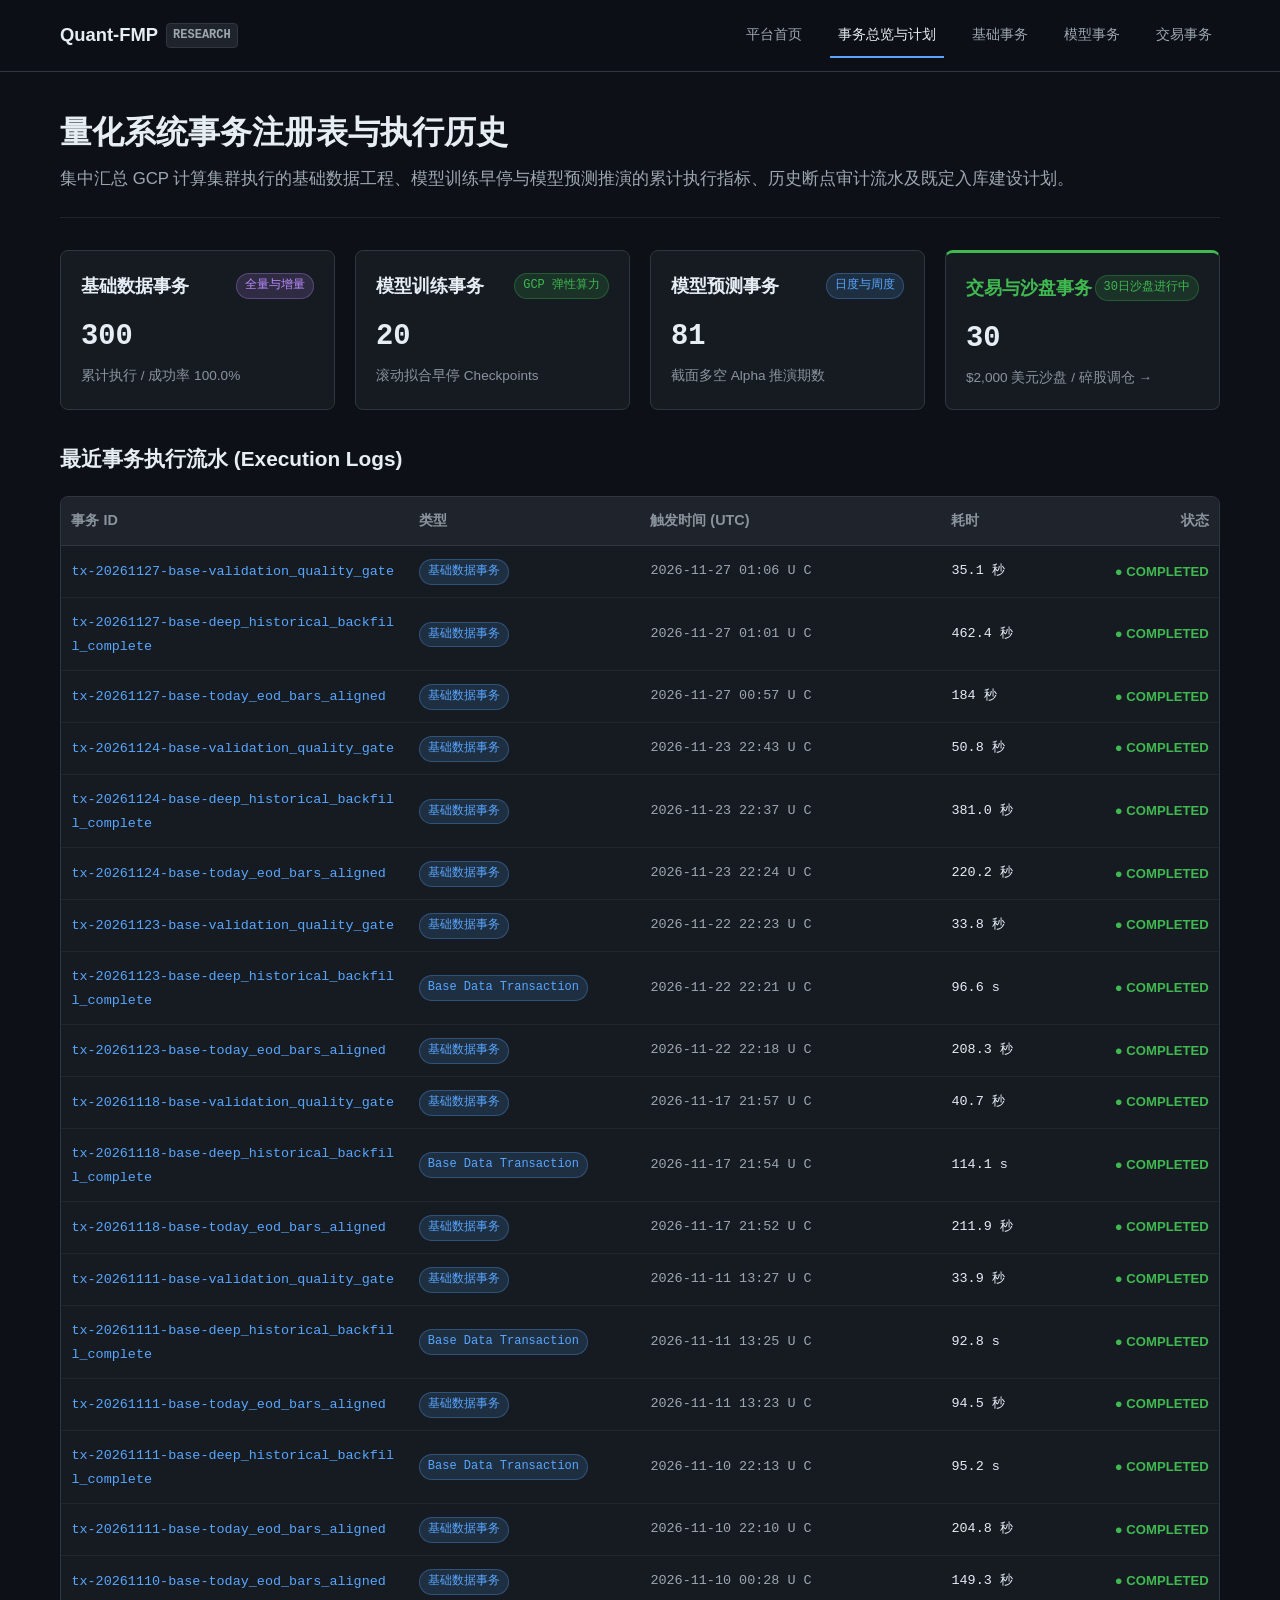
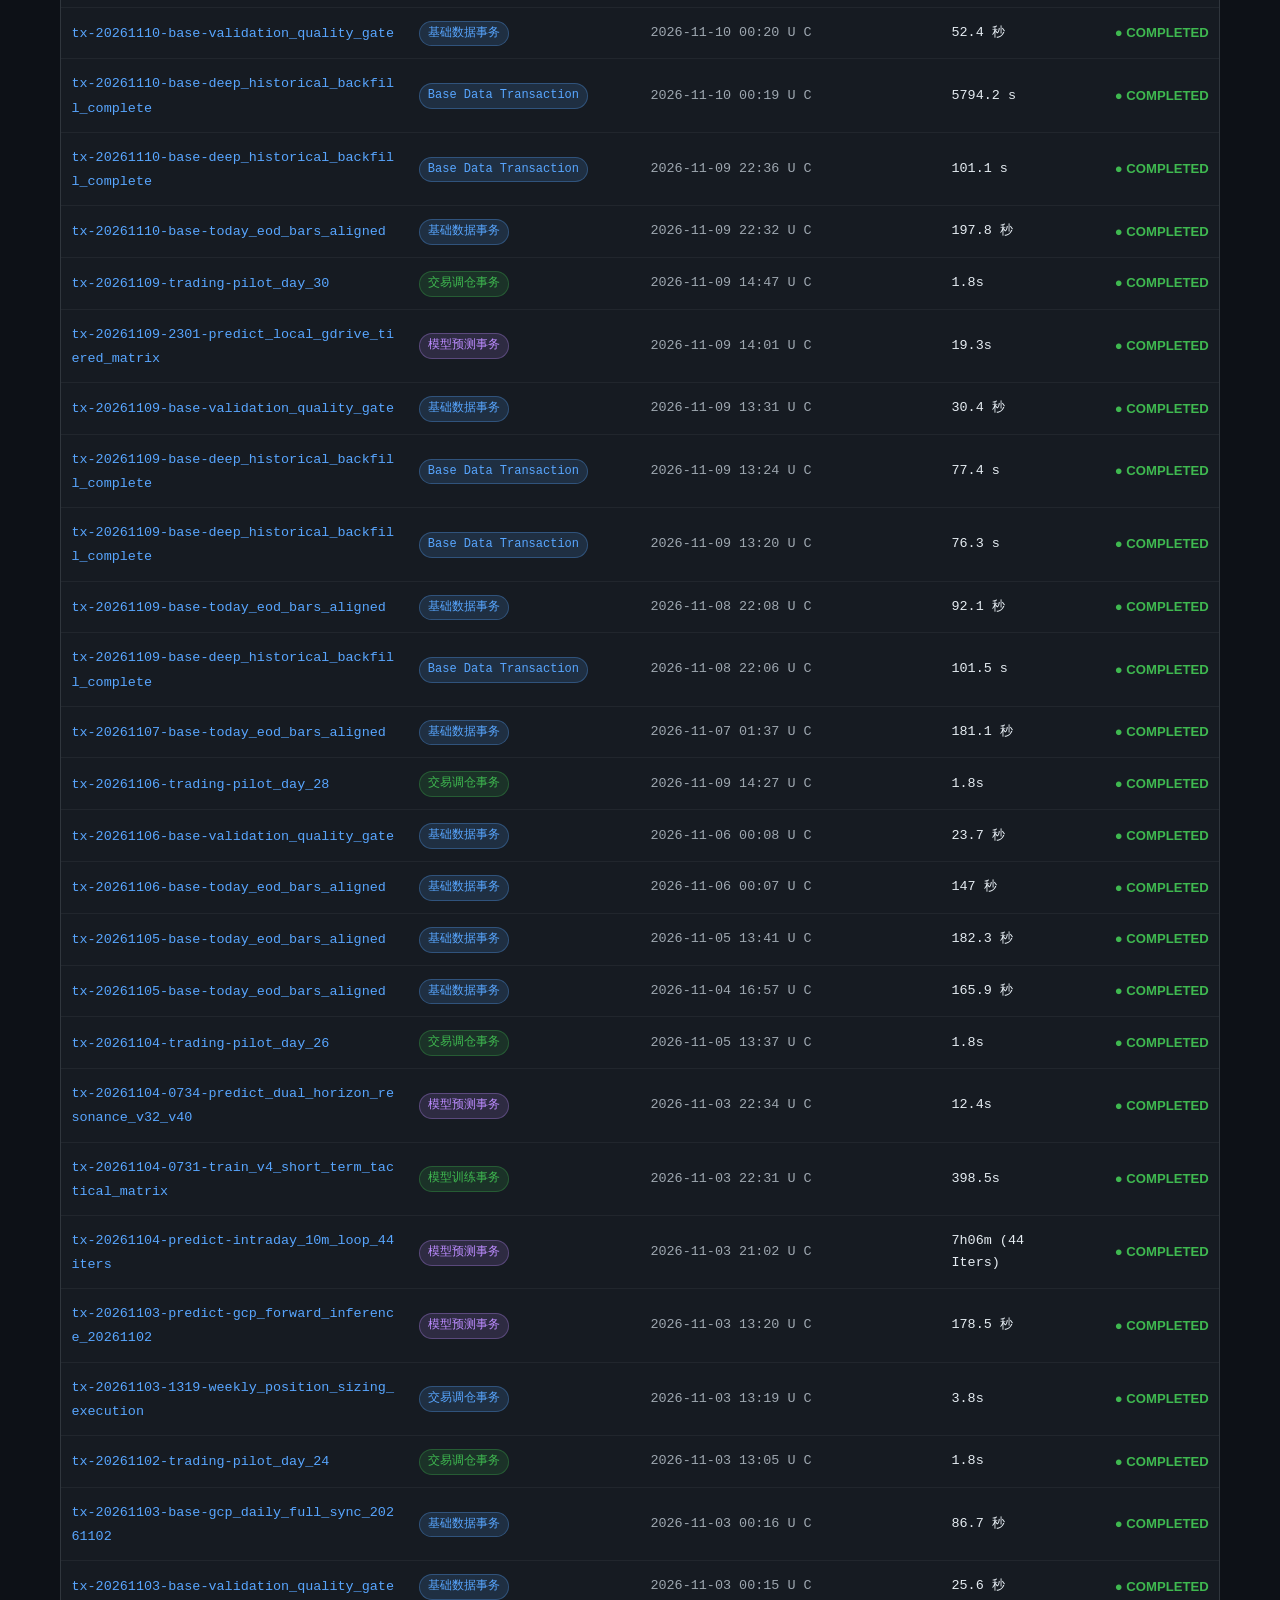
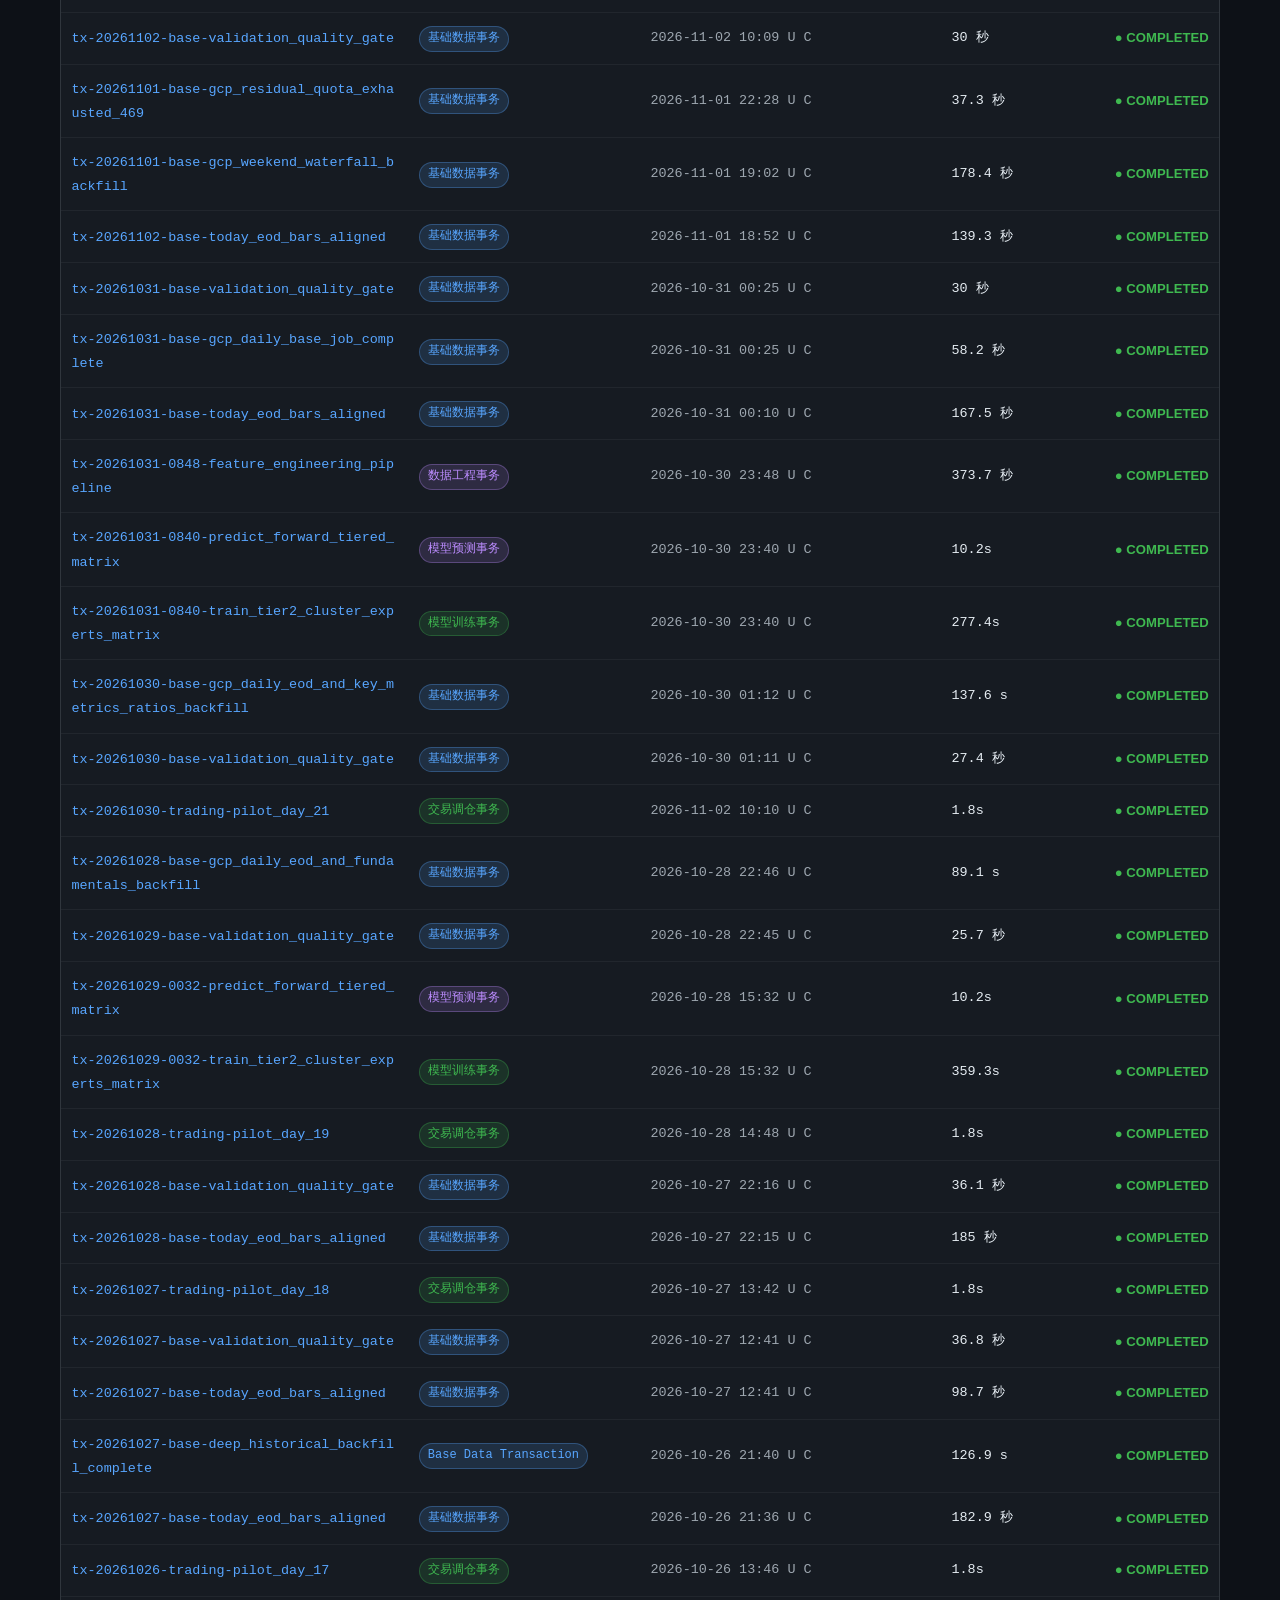
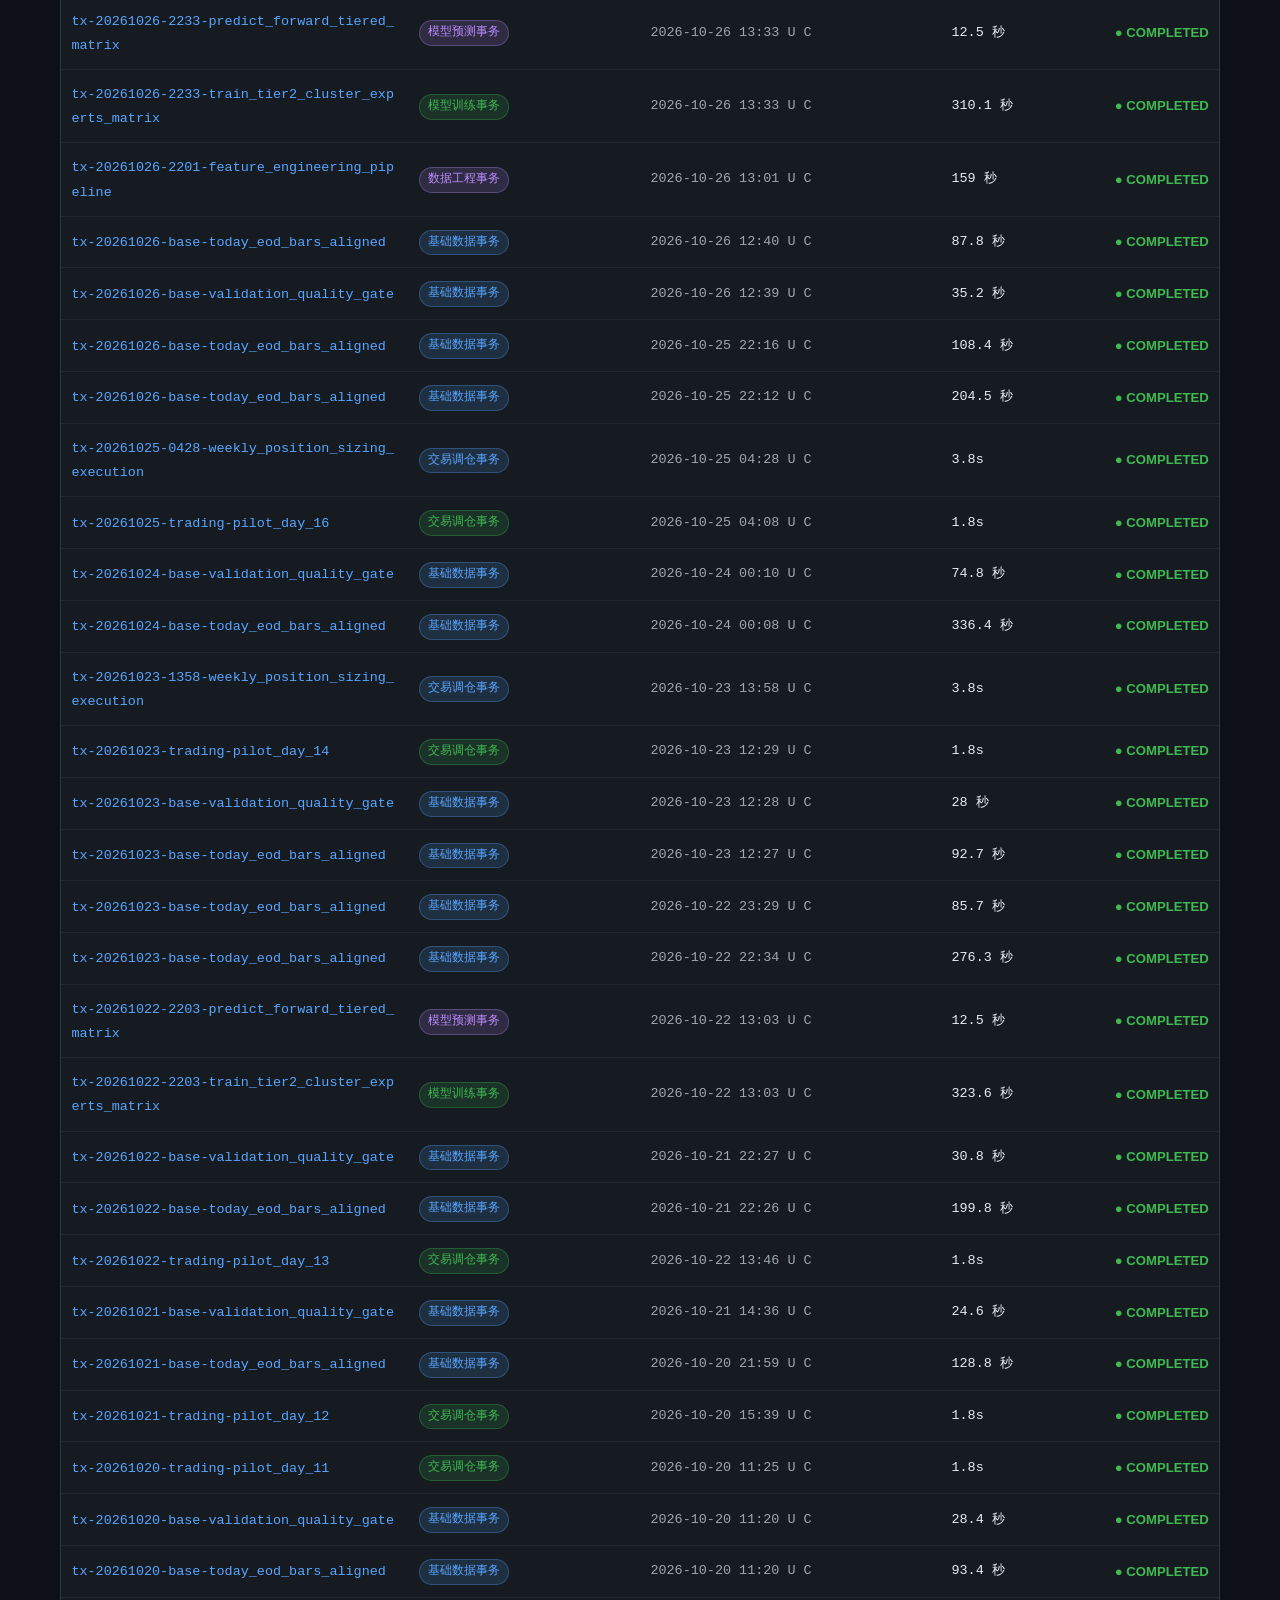
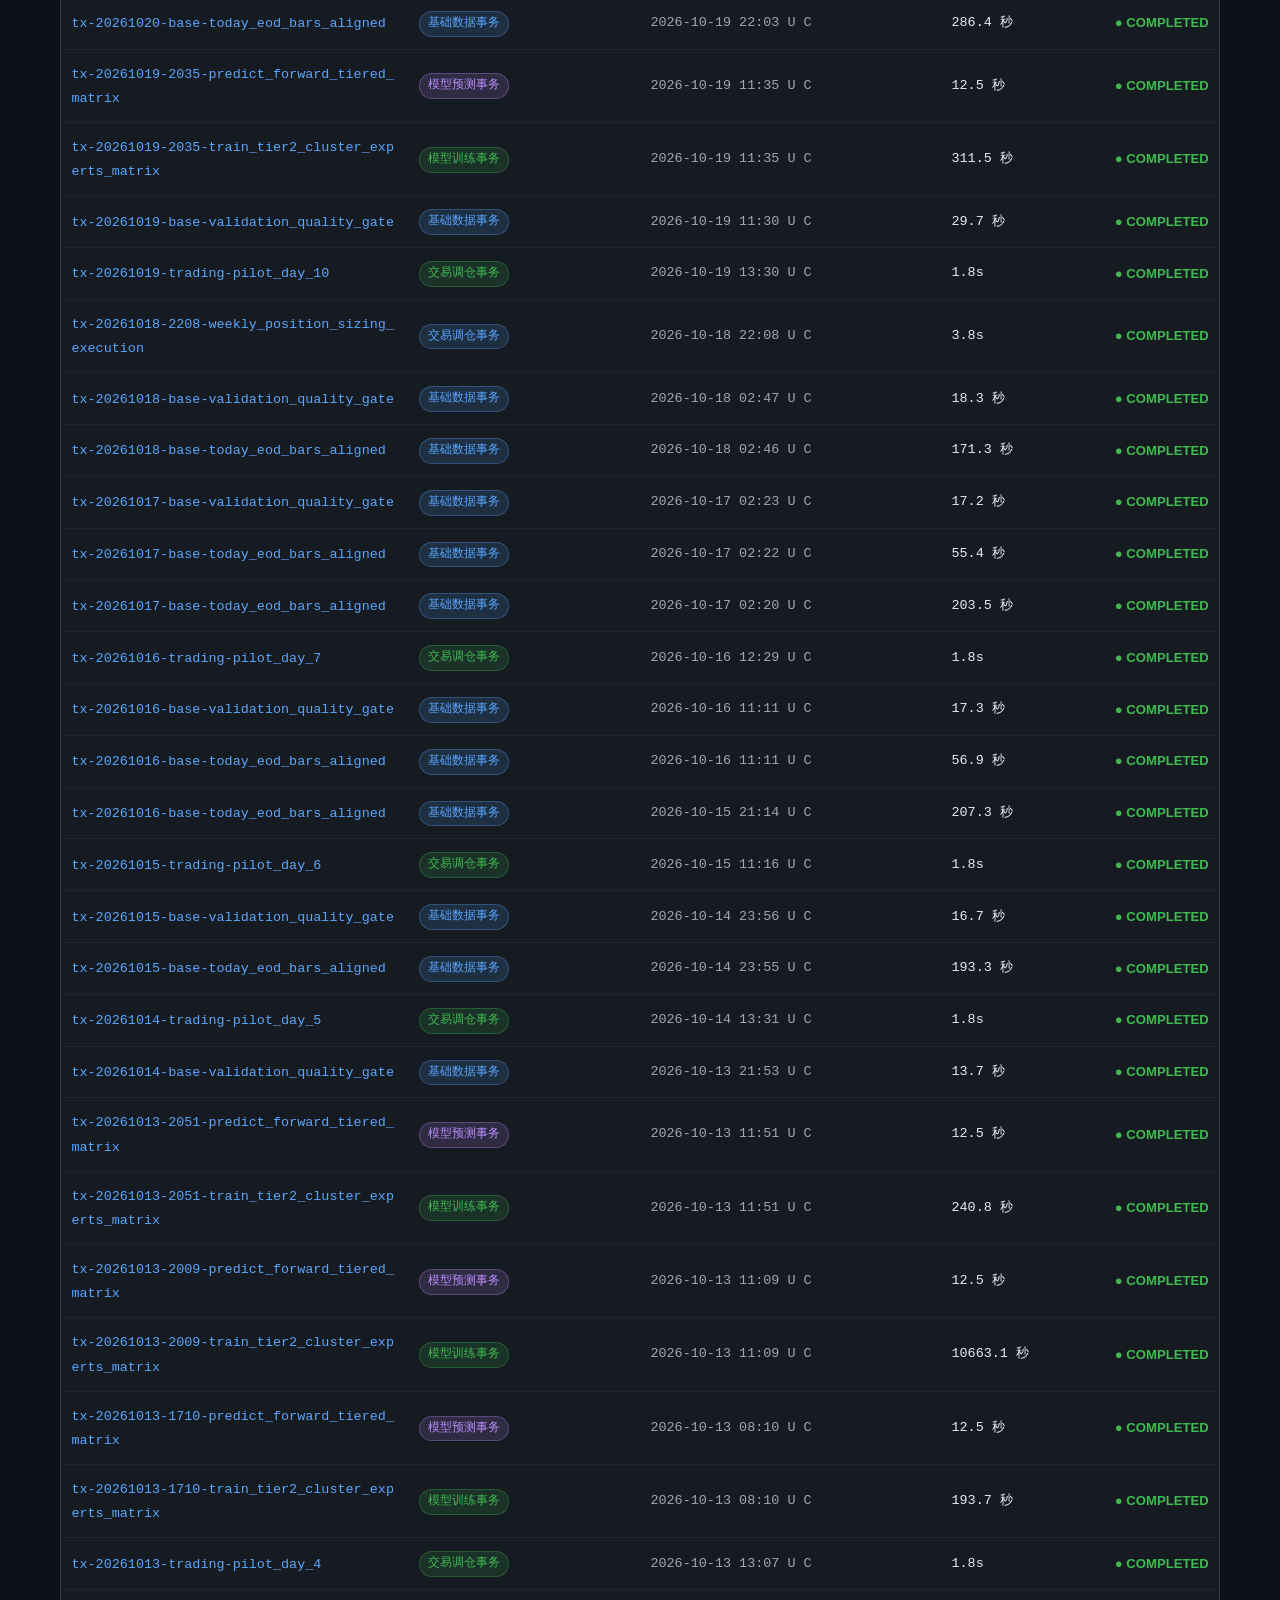
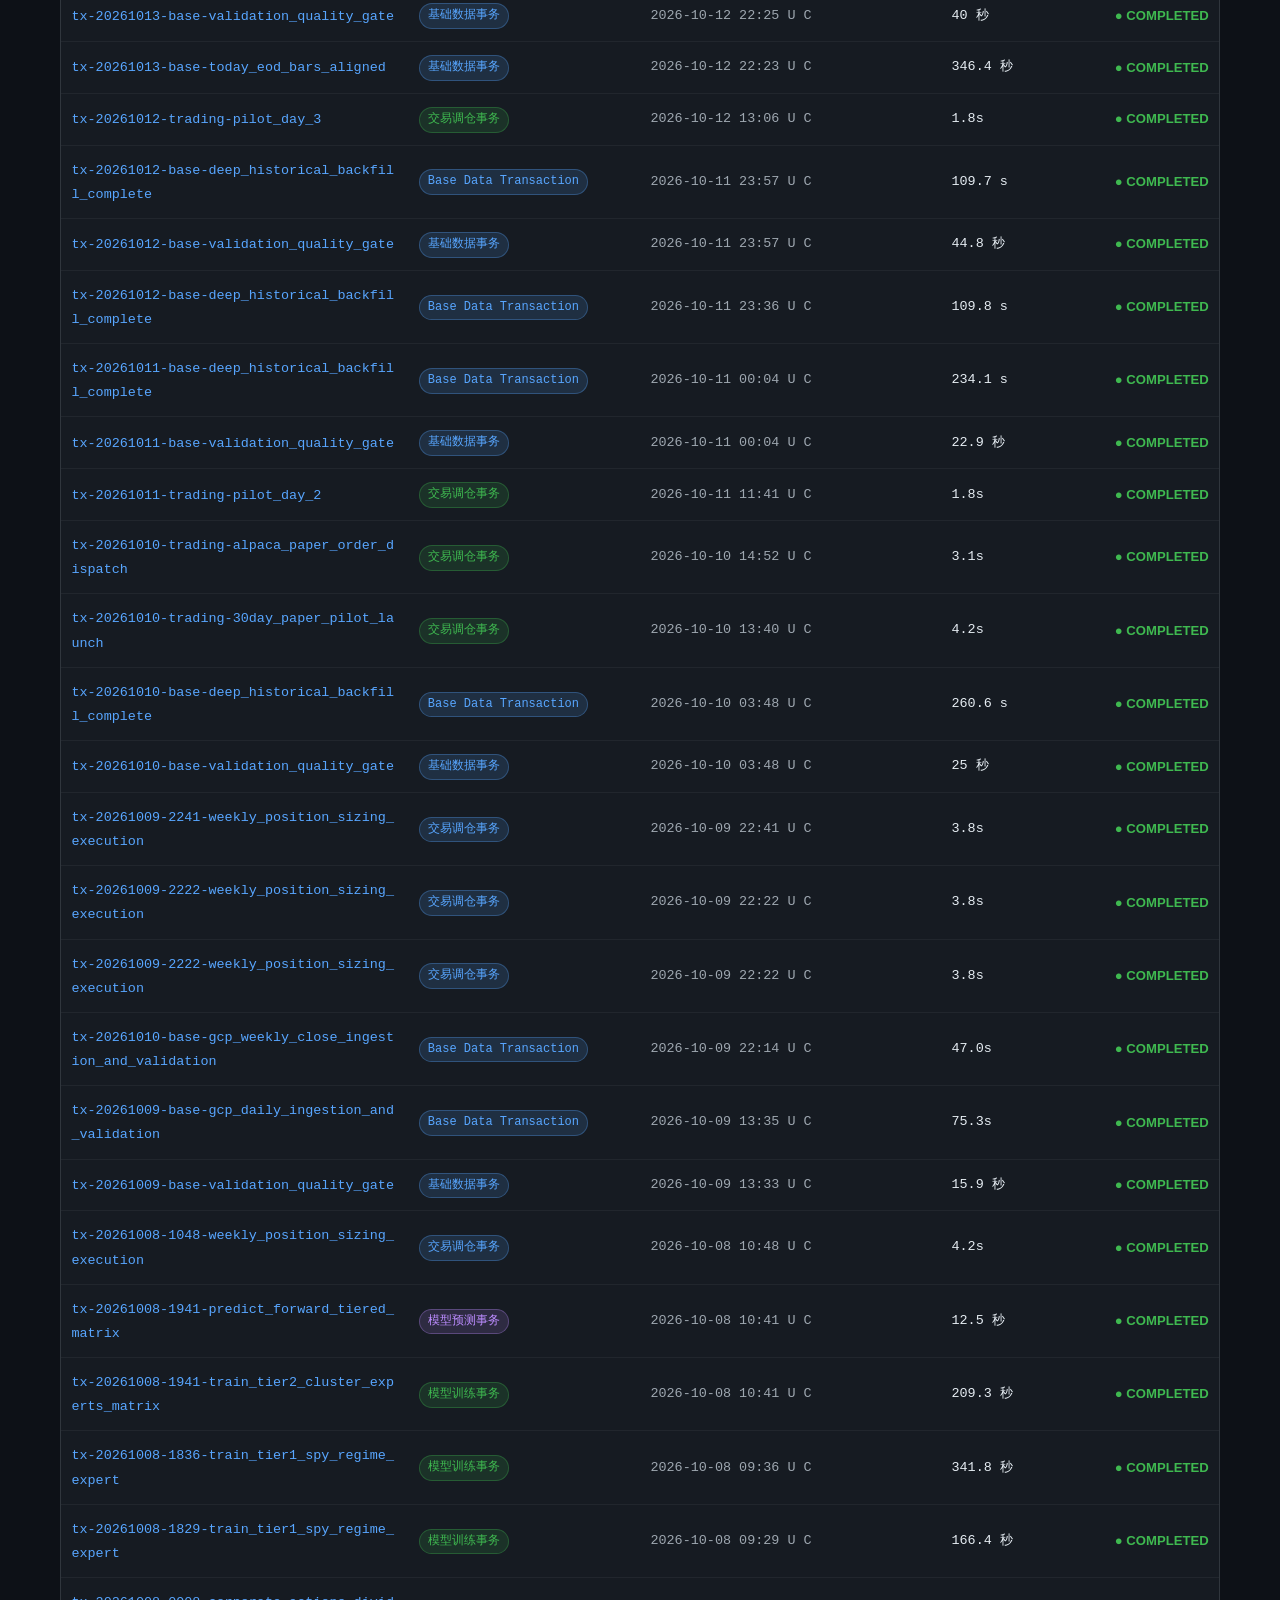
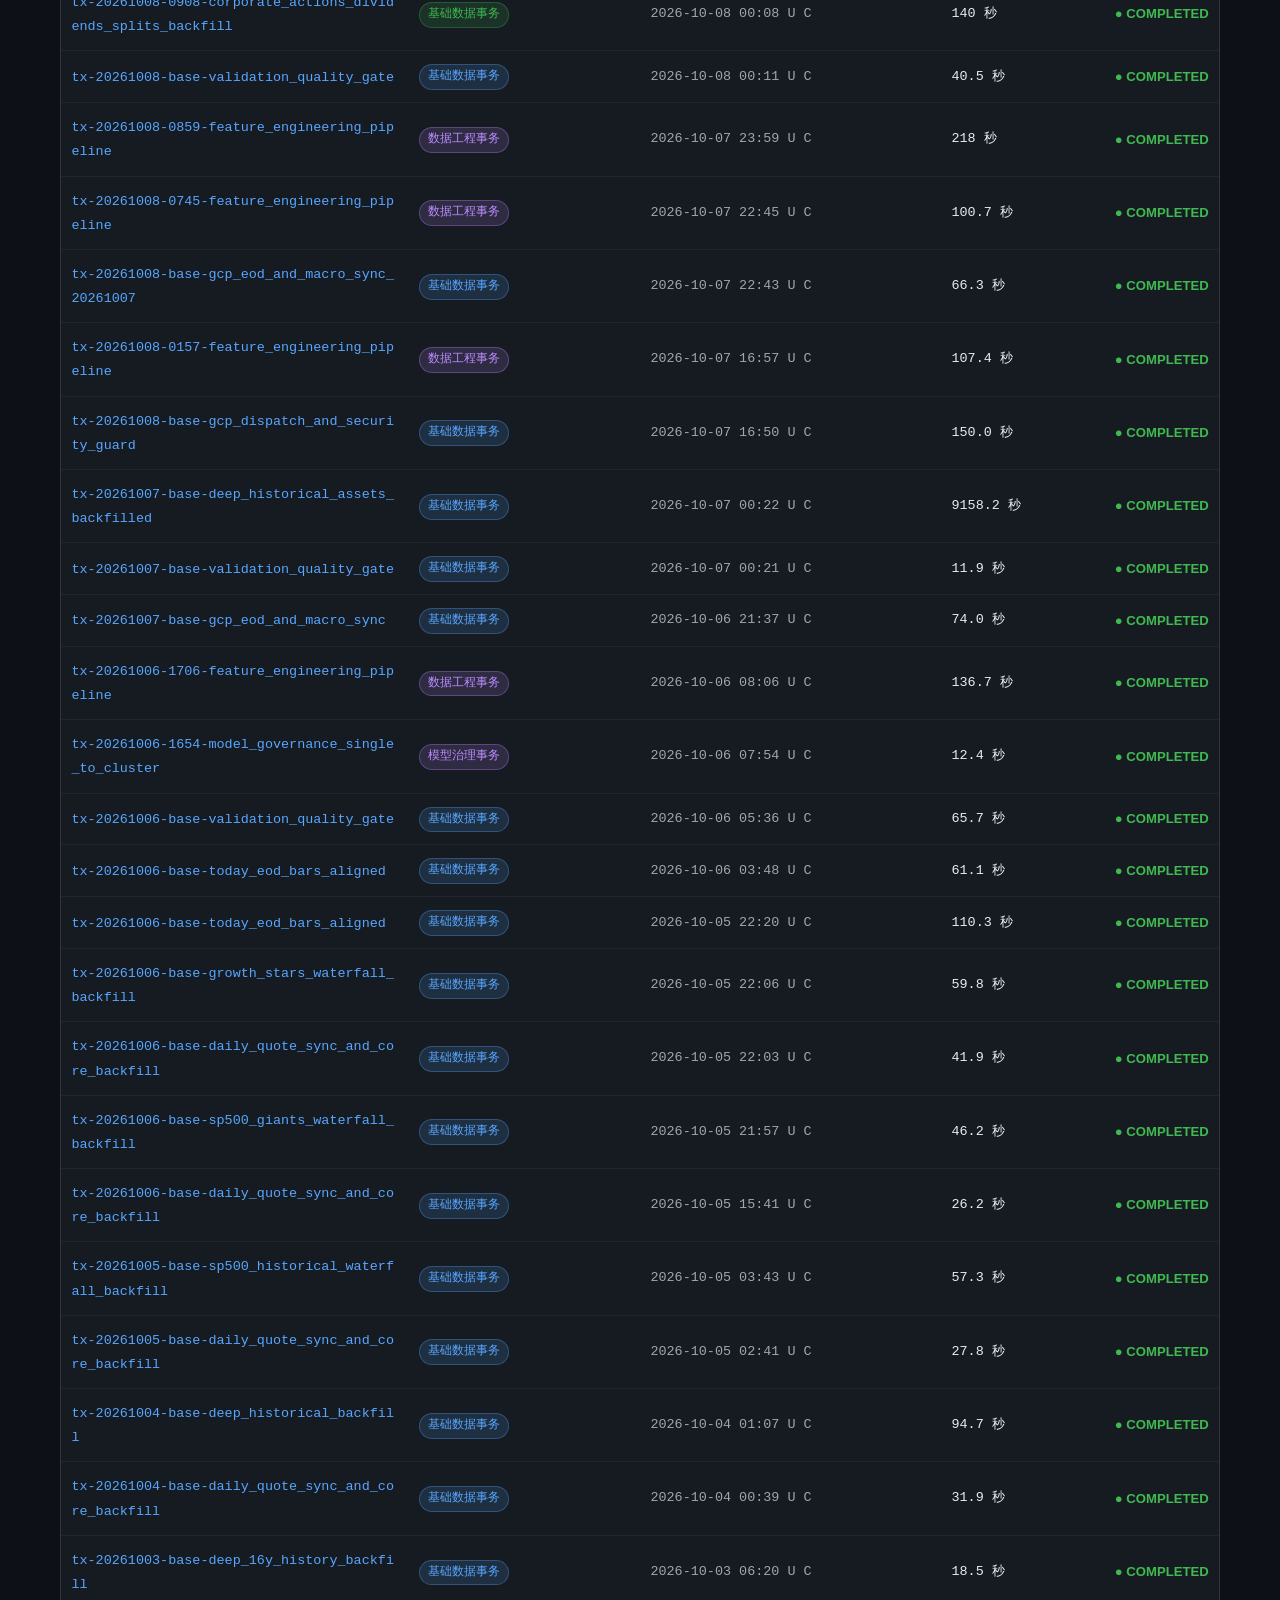
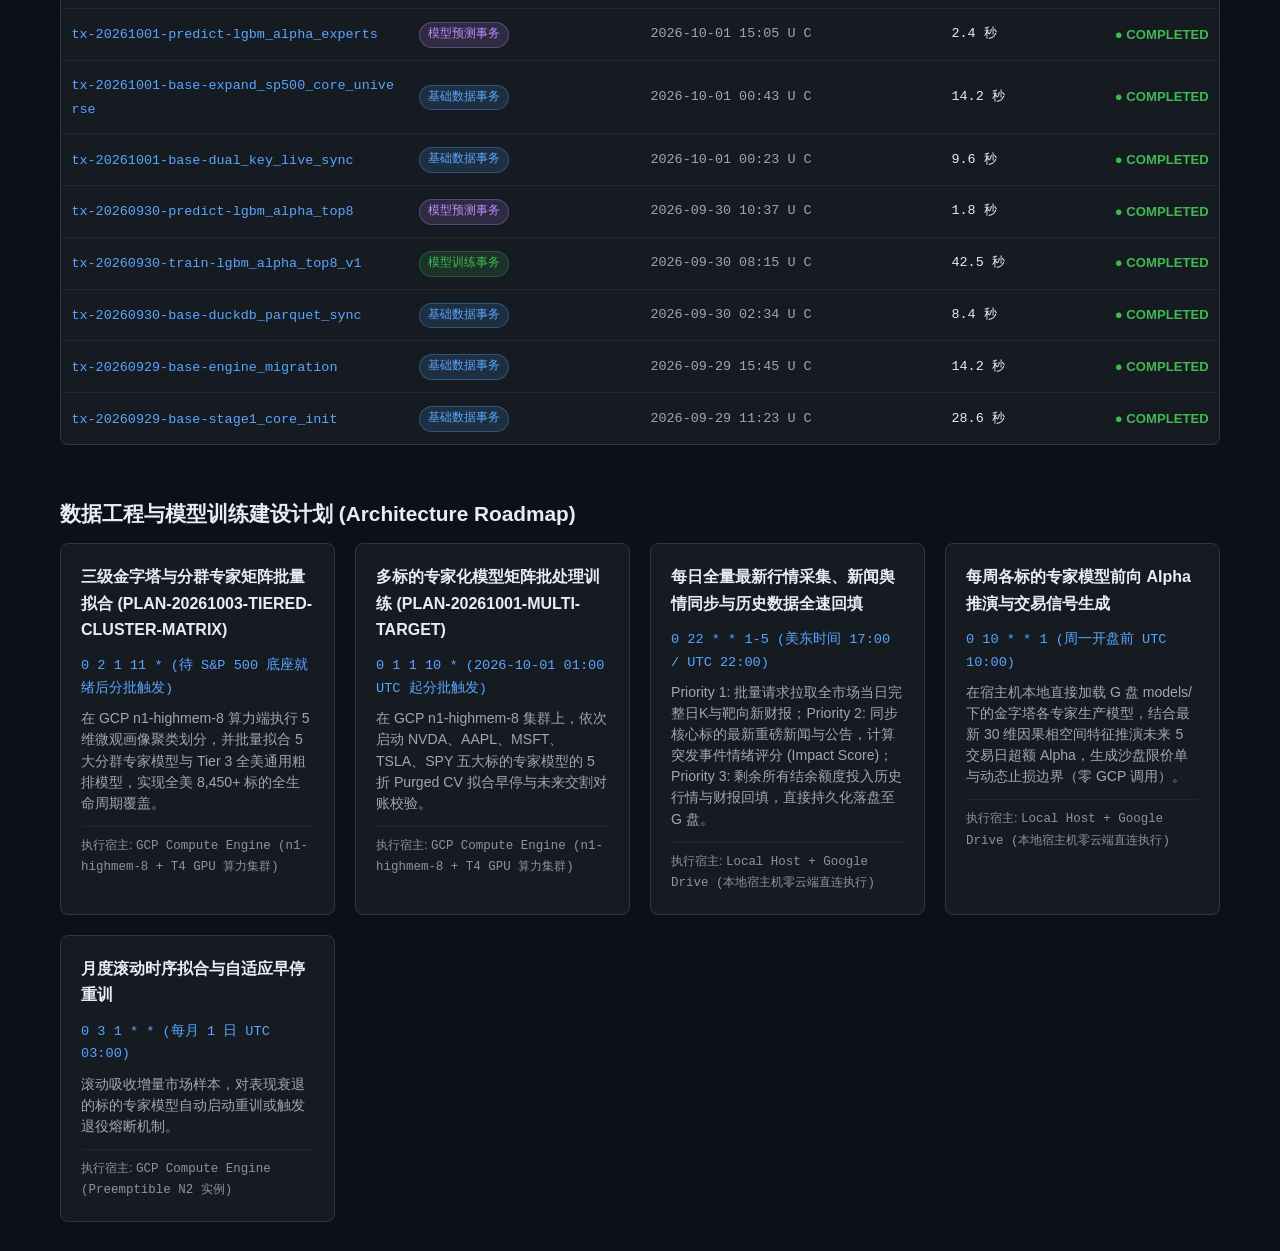
<file: transactions.html>
<!DOCTYPE html>
<html lang="zh-CN">
<head>
  <meta charset="UTF-8">
  <meta name="viewport" content="width=device-width, initial-scale=1.0">
  <title>事务列表与计划 - Quant-FMP Research</title>
  <meta name="theme-color" content="#0d1117">
  <meta name="description" content="Quant-FMP 事务总览与云端定时调度计划">
  <meta http-equiv="Content-Security-Policy" content="default-src 'self'; script-src 'self' 'unsafe-inline'; style-src 'self' 'unsafe-inline'; img-src 'self' data:; connect-src 'self';">
  <!-- PWA (Progressive Web App) 支持 -->
  <link rel="manifest" href="manifest.webmanifest">
  <link rel="apple-touch-icon" href="assets/icons/apple-touch-icon.png">
  <meta name="apple-mobile-web-app-capable" content="yes">
  <meta name="apple-mobile-web-app-status-bar-style" content="black-translucent">
  <meta name="apple-mobile-web-app-title" content="Quant-FMP">
  <meta name="mobile-web-app-capable" content="yes">
  <link rel="icon" type="image/svg+xml" href="assets/favicon.svg">
  <link rel="stylesheet" href="assets/css/style.css?v=20261031_v4">
  <link rel="stylesheet" href="assets/css/components.css?v=20261031_v4">
  <link rel="stylesheet" href="assets/css/responsive.css?v=20261031_v4">
  <!-- PWA 渐进式应用核心注册脚本 -->
  <script src="assets/js/pwa-app.js" defer></script>
</head>
<body>
  <header class="site-header">
    <div class="nav-container">
      <a href="index.html" class="brand-logo">Quant-FMP <span>RESEARCH</span></a>
      <button class="menu-toggle" id="menuToggle" aria-label="展开导航菜单">☰</button>
      <nav class="nav-links" id="navLinks">
        <a href="index.html" class="nav-item">平台首页</a>
        <a href="transactions.html" class="nav-item active">事务总览与计划</a>
        <a href="base-data-transactions.html" class="nav-item">基础事务</a>
        <a href="model-transactions.html" class="nav-item">模型事务</a>
        <a href="trading-transactions.html" class="nav-item">交易事务</a>
      </nav>
    </div>
  </header>

  <main class="docs-container">
    <article class="content-stream">
      <section class="article-header">
        <h1 class="article-title">量化系统事务注册表与执行历史</h1>
        <p class="article-subtitle">
          集中汇总 GCP 计算集群执行的基础数据工程、模型训练早停与模型预测推演的累计执行指标、历史断点审计流水及既定入库建设计划。
        </p>
      </section>

      <!-- 事务指标卡片 -->
      <section>
        <div class="grid-cards" id="summaryCounters" style="grid-template-columns: repeat(auto-fit, minmax(210px, 1fr));">
          <div class="card">
            <div class="card-header">
              <span class="card-title">基础数据事务</span>
              <span class="badge badge-purple">全量与增量</span>
            </div>
            <div style="font-size:1.8rem; font-weight:700;" class="tabular-numbers" id="totalBase">--</div>
            <p style="color:var(--text-muted); font-size:0.85rem; margin-top:0.25rem;">累计执行 / 成功率 <span id="baseRate">--</span></p>
          </div>

          <div class="card">
            <div class="card-header">
              <span class="card-title">模型训练事务</span>
              <span class="badge badge-green">GCP 弹性算力</span>
            </div>
            <div style="font-size:1.8rem; font-weight:700;" class="tabular-numbers" id="totalTrain">--</div>
            <p style="color:var(--text-muted); font-size:0.85rem; margin-top:0.25rem;">滚动拟合早停 Checkpoints</p>
          </div>

          <div class="card">
            <div class="card-header">
              <span class="card-title">模型预测事务</span>
              <span class="badge badge-blue">日度与周度</span>
            </div>
            <div style="font-size:1.8rem; font-weight:700;" class="tabular-numbers" id="totalPredict">--</div>
            <p style="color:var(--text-muted); font-size:0.85rem; margin-top:0.25rem;">截面多空 Alpha 推演期数</p>
          </div>

          <a href="trading-transactions.html" class="card" style="text-decoration:none; color:inherit; border-top:3px solid var(--color-success);">
            <div class="card-header">
              <span class="card-title" style="color:var(--color-success);">交易与沙盘事务</span>
              <span class="badge badge-green">30日沙盘进行中</span>
            </div>
            <div style="font-size:1.8rem; font-weight:700;" class="tabular-numbers" id="totalTrading">2</div>
            <p style="color:var(--text-muted); font-size:0.85rem; margin-top:0.25rem;">$2,000 美元沙盘 / 碎股调仓 →</p>
          </a>
        </div>
      </section>

      <!-- 近期事务执行流水 -->
      <section>
        <h2 style="font-size:1.3rem; margin-bottom:0.75rem; color:var(--text-primary);">最近事务执行流水 (Execution Logs)</h2>
        <div class="table-wrapper">
          <table class="data-table">
            <thead>
              <tr>
                <th style="width:30%;">事务 ID</th>
                <th style="width:20%;">类型</th>
                <th style="width:26%;">触发时间 (UTC)</th>
                <th style="width:12%;">耗时</th>
                <th style="width:12%; text-align:right;">状态</th>
              </tr>
            </thead>
            <tbody id="logsTableBody">
              <tr><td colspan="5" style="color:var(--text-muted); text-align:center;">正在拉取最新执行日志...</td></tr>
            </tbody>
          </table>
        </div>
      </section>

      <!-- 既定计划清单 -->
      <section>
        <h2 style="font-size:1.3rem; margin-bottom:0.75rem; color:var(--text-primary);">数据工程与模型训练建设计划 (Architecture Roadmap)</h2>
        <div class="grid-cards" id="schedulesContainer">
          <!-- 由 JS 渲染 -->
        </div>
      </section>
    </article>

    <footer class="site-footer">
      <p>Quant-FMP Research Group · 基于零构建原生 Web 技术栈构建 · 仅供学术量化展示与回测验证</p>
    </footer>
  </main>

  <script type="module">
    import { fetchStaticData, setupMobileNav, createModal, escapeHtml } from './assets/js/utils.js?v=20261031_v4';
    setupMobileNav();

    const logModal = createModal('transactionLogModal');

    async function initPage() {
      const data = await fetchStaticData('transaction_registry.json');
      if (!data) return;

      if (data.summary) {
        document.getElementById('totalBase').innerText = (data.summary.total_base_transactions || 12).toLocaleString();
        document.getElementById('baseRate').innerText = data.summary.base_success_rate || '100%';
        document.getElementById('totalTrain').innerText = data.summary.total_train_transactions || 6;
        document.getElementById('totalPredict').innerText = data.summary.total_predict_transactions || 1;
        const tradingCount = (data.recent_logs || []).filter(l => l.type === 'TRADING_EXECUTION').length || 1;
        document.getElementById('totalTrading').innerText = tradingCount;
      }

      if (data.recent_logs && data.recent_logs.length > 0) {
        const tbody = document.getElementById('logsTableBody');
        tbody.innerHTML = data.recent_logs.map(log => {
          const typeLabel = log.type === 'TRADING_EXECUTION' ? '交易调仓事务' : (log.type_label || log.type);
          return `
            <tr class="clickable-row" data-id="${escapeHtml(log.id)}" title="点击查看【${escapeHtml(log.id)}】完整执行摘要与审计详情">
              <td><code style="font-size:0.84rem; color:var(--color-accent); word-break:break-all;">${escapeHtml(log.id)}</code></td>
              <td><span class="badge ${escapeHtml(log.tag_class || 'badge-blue')}">${escapeHtml(typeLabel)}</span></td>
              <td class="tabular-numbers" style="font-size:0.84rem; color:var(--text-secondary);">${escapeHtml(log.timestamp.replace('T', ' ').replace('Z', ''))}</td>
              <td class="tabular-numbers" style="font-size:0.84rem;">${escapeHtml(log.duration)}</td>
              <td style="text-align:right;"><span style="color:var(--color-success); font-weight:600; font-size:0.82rem;">● ${escapeHtml(log.status)}</span></td>
            </tr>
          `;
        }).join('');

        // 绑定整行点击打开详情弹窗事件
        tbody.querySelectorAll('tr.clickable-row').forEach(row => {
          row.addEventListener('click', () => {
            const logId = row.getAttribute('data-id');
            const targetLog = data.recent_logs.find(x => x.id === logId);
            if (targetLog) {
              showTransactionLogModal(targetLog);
            }
          });
        });
      } else {
        document.getElementById('logsTableBody').innerHTML = `<tr><td colspan="6" style="color:var(--text-muted); text-align:center; padding:1.5rem;">暂无执行日志记录</td></tr>`;
      }

      function showTransactionLogModal(log) {
        const titleHtml = `
          <span>事务流水详情 · ${escapeHtml(log.id)}</span>
          <span class="badge ${escapeHtml(log.tag_class || 'badge-blue')}">${escapeHtml(log.type_label)}</span>
        `;

        const bodyHtml = `
          <div style="display:flex; flex-direction:column; gap:1.25rem;">
            <div class="compare-metric-grid">
              <div class="compare-metric-card">
                <div class="compare-metric-label">触发时间 (UTC)</div>
                <div class="compare-metric-value" style="font-size:1.05rem; color:var(--text-primary);">${escapeHtml(log.timestamp.replace('T', ' ').replace('Z', ''))}</div>
              </div>
              <div class="compare-metric-card">
                <div class="compare-metric-label">执行耗时</div>
                <div class="compare-metric-value" style="font-size:1.05rem; color:var(--color-accent);">${escapeHtml(log.duration)}</div>
              </div>
              <div class="compare-metric-card">
                <div class="compare-metric-label">执行状态</div>
                <div class="compare-metric-value" style="font-size:1.05rem; color:var(--color-success);">● ${escapeHtml(log.status)}</div>
              </div>
              <div class="compare-metric-card">
                <div class="compare-metric-label">事务归属模块</div>
                <div class="compare-metric-value" style="font-size:1.05rem; color:var(--color-purple);">${escapeHtml(log.type)}</div>
              </div>
            </div>

            <div>
              <h4 style="font-size:0.95rem; margin-bottom:0.5rem; color:var(--text-primary);">执行摘要与过程审计 (Execution Summary)</h4>
              <div style="background:var(--bg-subtle); padding:1.2rem; border-radius:8px; border:1px solid var(--border-default); font-size:0.9rem; line-height:1.7; color:var(--text-primary);">
                ${escapeHtml(log.details)}
              </div>
            </div>

            <div style="background:rgba(88,166,255,0.06); padding:1rem; border-radius:8px; border:1px solid var(--border-muted); font-size:0.82rem; color:var(--text-secondary); font-family:var(--font-mono);">
              <div>[AUDIT] 事务唯一指纹: ${escapeHtml(log.id)}</div>
              <div>[HOST] 执行宿主环境: ${log.type === 'MODEL_TRAIN' ? 'Google Cloud Platform (Spot 临时训练算力 · 用完即毁)' : 'Local Host + Google Drive (本地零云端直连权威源执行)'}</div>
              <div>[STORAGE] 数据一致性断点: Google Drive (G 盘唯一权威数据源) 防重入与去重校验通过</div>
            </div>
          </div>
        `;

        const footerHtml = `
          <button class="btn-secondary" onclick="document.getElementById('transactionLogModal_close').click()">关闭</button>
        `;

        logModal.open(titleHtml, bodyHtml, { footer: footerHtml });
      }

      if (data.upcoming_schedules && data.upcoming_schedules.length > 0) {
        const sContainer = document.getElementById('schedulesContainer');
        sContainer.innerHTML = data.upcoming_schedules.map(s => `
          <div class="card">
            <div class="card-header">
              <span class="card-title" style="font-size:1rem;">${s.name}</span>
            </div>
            <p style="color:var(--color-accent); font-family:var(--font-mono); font-size:0.85rem; margin-bottom:0.5rem;">${s.cron}</p>
            <p style="color:var(--text-secondary); font-size:0.88rem; line-height:1.5;">${s.purpose}</p>
            <p style="color:var(--text-muted); font-size:0.78rem; margin-top:0.75rem; border-top:1px solid var(--border-muted); padding-top:0.5rem;">
              执行宿主: <code>${s.executor}</code>
            </p>
          </div>
        `).join('');
      }
    }
    initPage();
  </script>
</body>
</html>
</file>
<file: assets/css/style.css>
/* ==============================================================================
   Quant-FMP Research - 全局视觉与现代技术博客文档样式表 (style.css)
   完全采纳方案 A：零构建原生现代 CSS，使用标准自定义属性管理调色板与排版
   ============================================================================== */

:root {
  /* 基础背景与面板色阶 */
  --bg-canvas: #0D1117;
  --bg-surface: #161B22;
  --bg-subtle: #1F242C;
  --border-default: #30363D;
  --border-muted: #21262D;

  /* 文字色阶 (符合 WCAG AA >= 4.5:1 最佳无障碍对比度) */
  --text-primary: #E6EDF3;
  --text-secondary: #9EA7B0;
  --text-muted: #8B949E;

  /* 品牌与状态高亮 */
  --color-accent: #58A6FF;
  --color-success: #3FB950;
  --color-warning: #D29922;
  --color-danger: #F85149;
  --color-purple: #BC8CFF;

  /* 字体族 */
  --font-sans: 'Inter', -apple-system, BlinkMacSystemFont, "Segoe UI", Helvetica, Arial, sans-serif;
  --font-mono: 'JetBrains Mono', 'Fira Code', 'Roboto Mono', monospace;

  /* 排版尺寸与行高 */
  --line-height-normal: 1.65;
  --max-content-width: 1200px;
}

/* 基础重置 */
*, *::before, *::after {
  box-sizing: border-box;
  margin: 0;
  padding: 0;
}

body {
  background-color: var(--bg-canvas);
  color: var(--text-primary);
  font-family: var(--font-sans);
  line-height: var(--line-height-normal);
  font-size: 15px;
  -webkit-font-smoothing: antialiased;
  -moz-osx-font-smoothing: grayscale;
  scrollbar-width: thin;
  scrollbar-color: var(--border-default) var(--bg-canvas);
}

/* 全局优雅暗色滚动条 */
::-webkit-scrollbar {
  width: 8px;
  height: 8px;
}
::-webkit-scrollbar-track {
  background: var(--bg-canvas);
}
::-webkit-scrollbar-thumb {
  background: var(--border-default);
  border-radius: 4px;
}
::-webkit-scrollbar-thumb:hover {
  background: var(--text-muted);
}

/* 链接样式 */
a {
  color: var(--color-accent);
  text-decoration: none;
  transition: opacity 0.2s ease;
}
a:hover {
  text-decoration: underline;
  opacity: 0.85;
}

/* 顶栏固定导航 */
.site-header {
  position: sticky;
  top: 0;
  z-index: 100;
  background-color: rgba(13, 17, 23, 0.85);
  backdrop-filter: blur(12px);
  -webkit-backdrop-filter: blur(12px);
  border-bottom: 1px solid var(--border-default);
}

.nav-container {
  max-width: var(--max-content-width);
  margin: 0 auto;
  padding: 0.85rem 1.25rem;
  display: flex;
  align-items: center;
  justify-content: space-between;
}

.brand-logo {
  font-weight: 700;
  font-size: 1.15rem;
  color: var(--text-primary);
  display: flex;
  align-items: center;
  gap: 0.5rem;
  text-decoration: none !important;
}
.brand-logo span {
  font-size: 0.75rem;
  padding: 2px 6px;
  background-color: var(--bg-subtle);
  border: 1px solid var(--border-default);
  border-radius: 4px;
  color: var(--text-secondary);
  font-family: var(--font-mono);
}

.nav-links {
  display: flex;
  gap: 1.25rem;
}

.nav-item {
  color: var(--text-secondary);
  font-size: 0.9rem;
  font-weight: 500;
  padding: 6px 8px;
  min-width: 44px;
  min-height: 44px;
  display: inline-flex;
  align-items: center;
  justify-content: center;
  border-bottom: 2px solid transparent;
  transition: all 0.2s ease;
}
.nav-item:hover, .nav-item.active {
  color: var(--text-primary);
  border-bottom-color: var(--color-accent);
  text-decoration: none;
}

.menu-toggle {
  display: none;
  background: none;
  border: 1px solid var(--border-default);
  border-radius: 6px;
  color: var(--text-primary);
  font-size: 1.35rem;
  min-width: 44px;
  min-height: 44px;
  align-items: center;
  justify-content: center;
  cursor: pointer;
}

/* 单列长文档流主体容器 */
.docs-container {
  max-width: var(--max-content-width);
  margin: 0 auto;
  padding: 2.5rem 1.25rem 5rem 1.25rem;
}

.content-stream {
  display: flex;
  flex-direction: column;
  gap: 2rem;
}

/* 博客式 Hero 引言区 */
.article-header {
  border-bottom: 1px solid var(--border-muted);
  padding-bottom: 1.5rem;
}
.article-title {
  font-size: 2rem;
  font-weight: 700;
  line-height: 1.3;
  margin-bottom: 0.75rem;
  color: var(--text-primary);
}
.article-subtitle {
  color: var(--text-secondary);
  font-size: 1.05rem;
  line-height: 1.6;
}
.article-meta {
  display: flex;
  gap: 1rem;
  margin-top: 1rem;
  font-size: 0.85rem;
  color: var(--text-muted);
  font-family: var(--font-mono);
}

/* 博客式卡片与面板 */
.card {
  background-color: var(--bg-surface);
  border: 1px solid var(--border-default);
  border-radius: 8px;
  padding: 1.25rem;
}

.card-header {
  display: flex;
  justify-content: space-between;
  align-items: center;
  margin-bottom: 0.75rem;
}
.card-title {
  font-size: 1.15rem;
  font-weight: 600;
  color: var(--text-primary);
}

/* 等宽数值与表格 */
.tabular-numbers, .num {
  font-family: var(--font-mono);
  font-variant-numeric: tabular-nums;
}

/* 页脚免责 */
.site-footer {
  margin-top: 4rem;
  padding-top: 2rem;
  border-top: 1px solid var(--border-default);
  color: var(--text-muted);
  font-size: 0.85rem;
  text-align: center;
  line-height: 1.6;
}
</file>
<file: assets/css/components.css>
/* ==============================================================================
   Quant-FMP Research - 通用组件与图文排版样式表 (components.css)
   包含时间线、状态胶囊、引用块、数据表格与横向滑动包裹
   ============================================================================== */

/* 1. 状态徽章与胶囊 (Badges & Pills) */
.badge {
  display: inline-flex;
  align-items: center;
  padding: 2px 8px;
  font-size: 0.75rem;
  font-weight: 500;
  border-radius: 9999px;
  border: 1px solid transparent;
  font-family: var(--font-mono);
}
.badge-blue {
  background-color: rgba(88, 166, 255, 0.15);
  color: var(--color-accent);
  border-color: rgba(88, 166, 255, 0.3);
}
.badge-green {
  background-color: rgba(63, 185, 80, 0.15);
  color: var(--color-success);
  border-color: rgba(63, 185, 80, 0.3);
}
.badge-amber {
  background-color: rgba(210, 153, 34, 0.15);
  color: var(--color-warning);
  border-color: rgba(210, 153, 34, 0.3);
}
.badge-red {
  background-color: rgba(248, 81, 73, 0.15);
  color: var(--color-danger);
  border-color: rgba(248, 81, 73, 0.3);
}
.badge-purple {
  background-color: rgba(188, 140, 255, 0.15);
  color: var(--color-purple);
  border-color: rgba(188, 140, 255, 0.3);
}

/* 2. 博客式引用与呼应块 (Callouts) */
.callout {
  padding: 1rem 1.25rem;
  border-left: 4px solid var(--color-accent);
  background-color: var(--bg-surface);
  border-radius: 0 6px 6px 0;
  margin: 1rem 0;
}
.callout-title {
  font-weight: 600;
  margin-bottom: 0.35rem;
  color: var(--text-primary);
  display: flex;
  align-items: center;
  gap: 0.5rem;
}
.callout p {
  color: var(--text-secondary);
  font-size: 0.92rem;
  line-height: 1.6;
}

/* 3. 重大事件与事务时间轴 (Timeline) */
.timeline {
  position: relative;
  padding-left: 2rem;
  margin: 1.5rem 0;
}
.timeline::before {
  content: "";
  position: absolute;
  left: 7px;
  top: 6px;
  bottom: 6px;
  width: 2px;
  background-color: var(--border-default);
}
.timeline-item {
  position: relative;
  margin-bottom: 2rem;
}
.timeline-item:last-child {
  margin-bottom: 0;
}
.timeline-dot {
  position: absolute;
  left: -2rem;
  top: 5px;
  width: 16px;
  height: 16px;
  border-radius: 50%;
  background-color: var(--bg-canvas);
  border: 2px solid var(--color-accent);
}
.timeline-header {
  display: flex;
  align-items: center;
  gap: 0.75rem;
  margin-bottom: 0.35rem;
}
.timeline-date {
  font-size: 0.82rem;
  font-family: var(--font-mono);
  color: var(--text-muted);
}
.timeline-title {
  font-size: 1.05rem;
  font-weight: 600;
  color: var(--text-primary);
}
.timeline-body {
  color: var(--text-secondary);
  font-size: 0.92rem;
}

/* 4. 博客式数据表格 (Clean Data Tables) - 全平台消灭横向滚动条 */
.table-wrapper {
  width: 100%;
  overflow-x: hidden !important; /* 彻底切断横向滚动条，内容通过流动自适应 */
  overflow-y: visible !important;
  border: 1px solid var(--border-default);
  border-radius: 8px;
  margin: 1.25rem 0;
  background-color: var(--bg-surface);
  scrollbar-width: none !important; /* Firefox 隐藏滚动条 */
  -ms-overflow-style: none !important; /* IE/Edge */
}
.table-wrapper::-webkit-scrollbar {
  display: none !important; /* Chrome / Edge / Safari 彻底隐藏滚动条 */
  width: 0 !important;
  height: 0 !important;
}
.data-table {
  width: 100%;
  border-collapse: collapse;
  text-align: left;
  font-size: 0.9rem;
  /* 关键：使用 fixed 布局，强制单元格在可用宽度内分配，防止内容撑宽溢出产生滚动条 */
  table-layout: fixed;
}
.data-table th {
  background-color: var(--bg-subtle);
  color: var(--text-muted);
  font-weight: 600;
  padding: 0.75rem 0.65rem;
  border-bottom: 1px solid var(--border-default);
  white-space: normal;
  word-break: break-word;
}
.data-table td {
  padding: 0.75rem 0.65rem;
  border-bottom: 1px solid var(--border-muted);
  color: var(--text-primary);
  /* 允许自然折行，防止超长文本强行撑爆宽度 */
  white-space: normal;
  word-break: break-word;
}
.data-table td.nowrap, .data-table th.nowrap {
  white-space: nowrap;
}
.data-table tr.clickable-row {
  cursor: pointer;
  transition: background-color 0.15s ease;
}
.data-table tr.clickable-row:hover td {
  background-color: rgba(88, 166, 255, 0.08) !important;
}
.data-table tr.clickable-row:active td {
  background-color: rgba(88, 166, 255, 0.15) !important;
}
.data-table tr:last-child td {
  border-bottom: none;
}
.data-table tr:hover td {
  background-color: rgba(255, 255, 255, 0.02);
}

/* 5. 导航卡片栅格 (Featured Cards) */
.grid-cards {
  display: grid;
  grid-template-columns: repeat(auto-fit, minmax(240px, 1fr));
  gap: 1.25rem;
}
.feature-card {
  display: block;
  background-color: var(--bg-surface);
  border: 1px solid var(--border-default);
  border-radius: 8px;
  padding: 1.25rem;
  text-decoration: none !important;
  transition: transform 0.2s ease, border-color 0.2s ease;
}
.feature-card:hover {
  transform: translateY(-2px);
  border-color: var(--color-accent);
}
.feature-card-title {
  color: var(--text-primary);
  font-weight: 600;
  font-size: 1.05rem;
  margin-bottom: 0.5rem;
  display: flex;
  align-items: center;
  justify-content: space-between;
}
.feature-card-desc {
  color: var(--text-secondary);
  font-size: 0.88rem;
  line-height: 1.5;
}

/* 6. 静态分类目录清单栏 (Static Category Catalog Bar) */
.catalog-nav-bar {
  display: flex;
  flex-wrap: wrap;
  gap: 0.6rem;
  align-items: center;
  margin-bottom: 1.25rem;
  background-color: var(--bg-surface);
  border: 1px solid var(--border-default);
  padding: 0.75rem 1rem;
  border-radius: 8px;
}
.catalog-nav-label {
  font-size: 0.82rem;
  font-weight: 600;
  color: var(--text-muted);
  text-transform: uppercase;
  letter-spacing: 0.05em;
  margin-right: 0.25rem;
}
.catalog-pill {
  background-color: var(--bg-subtle);
  border: 1px solid var(--border-muted);
  color: var(--text-secondary);
  font-size: 0.85rem;
  font-weight: 500;
  padding: 0.5rem 0.9rem;
  min-width: 44px;
  min-height: 44px;
  border-radius: 6px;
  cursor: pointer;
  transition: all 0.15s ease;
  display: inline-flex;
  align-items: center;
  justify-content: center;
  gap: 0.4rem;
}
.catalog-pill:hover {
  color: var(--text-primary);
  border-color: var(--border-default);
}
.catalog-pill.active {
  background-color: rgba(88, 166, 255, 0.15);
  color: var(--color-accent);
  border-color: var(--color-accent);
  font-weight: 600;
}
.catalog-pill-count {
  font-size: 0.72rem;
  background-color: rgba(255, 255, 255, 0.08);
  padding: 1px 6px;
  border-radius: 9999px;
  font-family: var(--font-mono);
}

/* 7. 通用弹窗组件 (Universal Modal & Backdrop) */
.modal-backdrop {
  position: fixed;
  inset: 0;
  background-color: rgba(13, 17, 23, 0.78);
  backdrop-filter: blur(8px);
  -webkit-backdrop-filter: blur(8px);
  display: flex;
  align-items: center;
  justify-content: center;
  z-index: 1000;
  padding: 1rem;
  opacity: 0;
  pointer-events: none;
  transition: opacity 0.25s ease;
}
.modal-backdrop.active {
  opacity: 1;
  pointer-events: auto;
}
.modal-dialog {
  background-color: var(--bg-surface);
  border: 1px solid var(--border-default);
  border-radius: 12px;
  width: 95%;
  max-width: 960px;
  max-height: 88vh;
  max-height: 88dvh;
  display: flex;
  flex-direction: column;
  box-shadow: 0 20px 45px rgba(0, 0, 0, 0.6);
  transform: scale(0.96);
  transition: transform 0.25s cubic-bezier(0.16, 1, 0.3, 1);
  overflow: hidden;
}
.modal-backdrop.active .modal-dialog {
  transform: scale(1);
}
.modal-header {
  padding: 1.15rem 1.5rem;
  border-bottom: 1px solid var(--border-muted);
  display: flex;
  align-items: center;
  justify-content: space-between;
  flex-shrink: 0;
}
.modal-title {
  font-size: 1.15rem;
  font-weight: 600;
  color: var(--text-primary);
  display: flex;
  align-items: center;
  gap: 0.75rem;
}
.modal-close-btn {
  background: transparent;
  border: none;
  color: var(--text-muted);
  font-size: 1.5rem;
  line-height: 1;
  cursor: pointer;
  padding: 0.35rem 0.6rem;
  min-width: 48px;
  min-height: 48px;
  display: inline-flex;
  align-items: center;
  justify-content: center;
  border-radius: 6px;
}
.modal-close-btn:hover {
  color: var(--text-primary);
  background-color: rgba(255, 255, 255, 0.06);
}
.modal-tabs {
  display: flex;
  gap: 0.4rem;
  padding: 0.5rem 1.25rem;
  background-color: var(--bg-subtle);
  border-bottom: 1px solid var(--border-muted);
  overflow-x: auto;
  overflow-y: hidden;
  white-space: nowrap;
  flex-shrink: 0;
  scrollbar-width: thin;
  scrollbar-color: var(--border-default) transparent;
}
.modal-tabs::-webkit-scrollbar {
  height: 4px;
}
.modal-tabs::-webkit-scrollbar-thumb {
  background: var(--border-default);
  border-radius: 4px;
}
.modal-tab-btn {
  background: transparent;
  border: 1px solid transparent;
  color: var(--text-muted);
  font-size: 0.85rem;
  font-weight: 500;
  padding: 0.45rem 0.8rem;
  border-radius: 6px;
  cursor: pointer;
  transition: all 0.15s ease;
  white-space: nowrap;
  flex-shrink: 0;
}
.modal-tab-btn:hover {
  color: var(--text-primary);
  background-color: rgba(255, 255, 255, 0.04);
}
.modal-tab-btn.active {
  color: var(--color-accent);
  background-color: rgba(88, 166, 255, 0.12);
  border-color: rgba(88, 166, 255, 0.3);
  font-weight: 600;
}
.modal-body {
  padding: 1.25rem 1.5rem;
  overflow-y: auto;
  overflow-x: hidden;
  flex: 1;
  color: var(--text-secondary);
  font-size: 0.92rem;
  line-height: 1.6;
  scrollbar-width: thin;
  scrollbar-color: var(--border-default) transparent;
}
.modal-body::-webkit-scrollbar {
  width: 6px;
}
.modal-body::-webkit-scrollbar-track {
  background: transparent;
}
.modal-body::-webkit-scrollbar-thumb {
  background: var(--border-default);
  border-radius: 4px;
}
.modal-body::-webkit-scrollbar-thumb:hover {
  background: var(--text-muted);
}
.modal-footer {
  padding: 0.85rem 1.5rem;
  border-top: 1px solid var(--border-muted);
  display: flex;
  align-items: center;
  justify-content: flex-end;
  gap: 0.75rem;
  background-color: var(--bg-subtle);
  flex-shrink: 0;
}

/* 按钮通用 (严格满足 >= 44x44px 触控热区规范) */
.btn,
.btn-primary {
  background-color: var(--color-accent);
  color: #0d1117;
  font-weight: 600;
  padding: 0.5rem 1rem;
  min-width: 44px;
  min-height: 44px;
  border-radius: 6px;
  border: none;
  cursor: pointer;
  font-size: 0.88rem;
  text-decoration: none;
  display: inline-flex;
  align-items: center;
  justify-content: center;
  gap: 0.4rem;
  transition: opacity 0.15s ease;
}
.btn:hover,
.btn-primary:hover {
  opacity: 0.9;
}
.btn-secondary {
  background-color: transparent;
  color: var(--text-primary);
  border: 1px solid var(--border-default);
  padding: 0.5rem 1rem;
  min-width: 44px;
  min-height: 44px;
  border-radius: 6px;
  cursor: pointer;
  font-size: 0.88rem;
  text-decoration: none;
  display: inline-flex;
  align-items: center;
  justify-content: center;
  gap: 0.4rem;
  transition: background-color 0.15s ease;
}
.btn-secondary:hover {
  background-color: rgba(255, 255, 255, 0.05);
}
.modal-tab-btn {
  min-width: 44px;
  min-height: 44px;
  display: inline-flex;
  align-items: center;
  justify-content: center;
}
.footer-right a {
  min-width: 44px;
  min-height: 44px;
  display: inline-flex;
  align-items: center;
  justify-content: center;
  padding: 0.35rem 0.5rem;
}

/* 对比走势面板与对比指标块 */
.compare-container {
  display: flex;
  flex-direction: column;
  gap: 1.25rem;
}
.compare-metric-grid {
  display: grid;
  grid-template-columns: repeat(auto-fit, minmax(160px, 1fr));
  gap: 0.75rem;
}
.compare-metric-card {
  background-color: var(--bg-subtle);
  border: 1px solid var(--border-muted);
  border-radius: 8px;
  padding: 0.75rem 1rem;
}
.compare-metric-label {
  font-size: 0.75rem;
  color: var(--text-muted);
}
.compare-metric-value {
  font-size: 1.2rem;
  font-weight: 700;
  margin-top: 0.25rem;
}

/* ==============================================================================
 * PWA (Progressive Web App) 专属组件体系
 * ============================================================================== */

/* 顶栏极简安装按钮 (严格满足 >= 44x44px 物理触控热区) */
.pwa-install-btn,
#pwaInstallBtn {
  display: inline-flex;
  align-items: center;
  justify-content: center;
  gap: 0.35rem;
  background: linear-gradient(135deg, rgba(56, 139, 253, 0.15), rgba(188, 140, 255, 0.15));
  border: 1px solid rgba(88, 166, 255, 0.4);
  color: var(--color-accent);
  font-size: 0.78rem;
  font-weight: 600;
  padding: 0.45rem 0.85rem;
  min-width: 44px;
  min-height: 44px;
  border-radius: 22px;
  cursor: pointer;
  transition: all 0.2s ease;
  white-space: nowrap;
  backdrop-filter: blur(8px);
  -webkit-backdrop-filter: blur(8px);
}
.pwa-install-btn:hover {
  background: linear-gradient(135deg, rgba(56, 139, 253, 0.25), rgba(188, 140, 255, 0.25));
  border-color: var(--color-accent);
  color: #ffffff;
  box-shadow: 0 0 12px rgba(88, 166, 255, 0.25);
  transform: translateY(-1px);
}

/* Toast 提示容器 */
.pwa-toast-container {
  position: fixed;
  bottom: 1.5rem;
  right: 1.5rem;
  z-index: 10000;
  display: flex;
  flex-direction: column;
  gap: 0.5rem;
  pointer-events: none;
}
.pwa-toast {
  pointer-events: auto;
  min-width: 220px;
  max-width: 380px;
  padding: 0.65rem 1rem;
  border-radius: 8px;
  font-size: 0.82rem;
  font-weight: 500;
  color: #f0f6fc;
  background-color: rgba(22, 27, 34, 0.92);
  border: 1px solid var(--border-default);
  box-shadow: 0 8px 24px rgba(0, 0, 0, 0.55);
  backdrop-filter: blur(12px);
  -webkit-backdrop-filter: blur(12px);
  opacity: 0;
  transform: translateY(12px) scale(0.96);
  transition: all 0.25s cubic-bezier(0.16, 1, 0.3, 1);
  display: flex;
  align-items: center;
  gap: 0.5rem;
}
.pwa-toast.show {
  opacity: 1;
  transform: translateY(0) scale(1);
}
.pwa-toast.toast-info {
  border-left: 3px solid var(--color-accent);
}
.pwa-toast.toast-success {
  border-left: 3px solid var(--color-success);
}
.pwa-toast.toast-warning {
  border-left: 3px solid var(--color-danger);
}

/* 离线状态全局微标提示 */
body.is-offline::before {
  content: '⚡ 离线只读模式 (Offline Cached)';
  position: fixed;
  top: 0;
  left: 0;
  right: 0;
  height: 20px;
  background-color: #d29922;
  color: #090d12;
  font-size: 0.72rem;
  font-weight: 700;
  text-align: center;
  line-height: 20px;
  z-index: 10001;
  letter-spacing: 0.5px;
}
body.is-offline .site-header {
  top: 20px;
}

/* Standalone 容器微调 */
html.pwa-standalone {
  -webkit-tap-highlight-color: transparent;
  user-select: none;
}
</file>
<file: assets/css/responsive.css>
/* ==============================================================================
   Quant-FMP Research - 移动端与多端响应式样式表 (responsive.css)
   支持宽屏居中、平板流畅排版与手机竖屏触控体验
   ============================================================================== */

@media (max-width: 768px) {
  /* 导航栏汉堡折叠 */
  .menu-toggle {
    display: inline-flex;
    min-width: 44px;
    min-height: 44px;
    align-items: center;
    justify-content: center;
  }
  .nav-links {
    display: none;
    position: absolute;
    top: 100%;
    left: 0;
    right: 0;
    background-color: var(--bg-surface);
    border-bottom: 1px solid var(--border-default);
    flex-direction: column;
    padding: 1rem 1.25rem;
    gap: 0.85rem;
    box-shadow: 0 10px 25px -5px rgba(0, 0, 0, 0.7);
  }
  .nav-links.open,
  .nav-links.active {
    display: flex;
  }
  .nav-item {
    font-size: 1rem;
    padding: 0.5rem 0;
    min-height: 44px;
    display: inline-flex;
    align-items: center;
  }

  /* 正文容器边距微调 */
  .docs-container {
    padding: 1.5rem 1rem 3.5rem 1rem;
  }
  .article-title {
    font-size: 1.6rem;
  }
  .article-subtitle {
    font-size: 0.95rem;
  }

  /* 时间线紧凑排版 */
  .timeline {
    padding-left: 1.5rem;
  }
  .timeline-dot {
    left: -1.5rem;
    width: 14px;
    height: 14px;
  }
  .timeline-header {
    flex-direction: column;
    align-items: flex-start;
    gap: 0.25rem;
  }

  /* 栅格卡片转为单列 */
  .grid-cards {
    grid-template-columns: 1fr !important;
  }

  /* 弹窗核心移动端纵向与全屏适配 */
  .modal-dialog,
  .modal-card {
    width: 96% !important;
    max-height: 94vh !important;
    max-height: 90dvh !important;
    border-radius: 10px !important;
  }
  .modal-header {
    padding: 0.85rem 1rem !important;
  }
  .modal-title {
    font-size: 1rem !important;
    flex-wrap: wrap !important;
    gap: 0.4rem !important;
  }
  .modal-body {
    padding: 1rem 0.85rem !important;
  }
  .modal-footer {
    padding: 0.75rem 1rem !important;
    padding-bottom: max(0.75rem, env(safe-area-inset-bottom)) !important;
    flex-wrap: wrap !important;
  }
  .modal-footer .btn-primary, .modal-footer .btn-secondary {
    width: 100% !important;
    justify-content: center !important;
  }

  /* 弹窗内部所有网格/多列卡片在移动端强制转为纯纵向单列 */
  .modal-body [style*="grid-template-columns"],
  .modal-body .compare-metric-grid,
  .compare-metric-grid {
    grid-template-columns: 1fr !important;
    gap: 0.6rem !important;
  }

  /* 弹窗内的预格式化代码块与目录树 */
  .modal-body pre, .modal-body code, .modal-body .callout p {
    white-space: pre-wrap !important;
    word-break: break-all !important;
  }

  /* 弹窗顶部 Tab 标签栏移动端触摸优化 */
  .modal-tabs {
    padding: 0.4rem 0.6rem !important;
    gap: 0.3rem !important;
  }
  .modal-tab-btn {
    padding: 0.45rem 0.75rem !important;
    min-width: 44px !important;
    min-height: 44px !important;
    font-size: 0.8rem !important;
  }
}

/* 方案 B：平板及移动端全覆盖 (<1024px) 彻底消灭横向滚动条，表格转为自适应流动卡片排版 */
@media (max-width: 1024px) {
  .table-wrapper {
    overflow-x: hidden !important;
    overflow-y: visible !important;
    border: none !important;
    background: transparent !important;
    scrollbar-width: none !important;
    -ms-overflow-style: none !important;
  }
  .table-wrapper::-webkit-scrollbar {
    display: none !important;
    width: 0 !important;
    height: 0 !important;
  }
  .table-wrapper::after {
    display: none !important;
  }

  .data-table {
    display: block !important;
    width: 100% !important;
    border: none !important;
  }
  .data-table thead {
    display: none !important; /* 隐藏挤占宽度的传统表头 */
  }
  .data-table tbody {
    display: flex !important;
    flex-direction: column !important;
    gap: 0.85rem !important;
    width: 100% !important;
  }
  .data-table tr {
    display: flex !important;
    flex-wrap: wrap !important;
    align-items: center !important;
    justify-content: space-between !important;
    background-color: var(--bg-surface) !important;
    border: 1px solid var(--border-default) !important;
    border-radius: 8px !important;
    padding: 0.85rem 1rem !important;
    gap: 0.5rem 0.75rem !important;
    box-shadow: 0 2px 8px rgba(0, 0, 0, 0.2) !important;
    width: 100% !important;
    box-sizing: border-box !important;
  }
  .data-table td {
    display: flex !important;
    align-items: center !important;
    padding: 0 !important;
    border: none !important;
    white-space: normal !important;
  }
  /* 首列标的/模型ID占主要位置 */
  .data-table tr td:first-child {
    font-size: 1rem;
    font-weight: 600;
  }
  /* 末列操作提示作为明确的交互指引 */
  .data-table tr td:last-child {
    margin-left: auto;
    font-size: 0.82rem;
  }

  /* 针对弹窗内表格在移动端的进一步紧凑化处理 */
  .modal-body .data-table tr {
    padding: 0.65rem 0.85rem !important;
    gap: 0.35rem 0.6rem !important;
  }
  .modal-body .data-table td {
    font-size: 0.84rem !important;
  }
}
</file>
